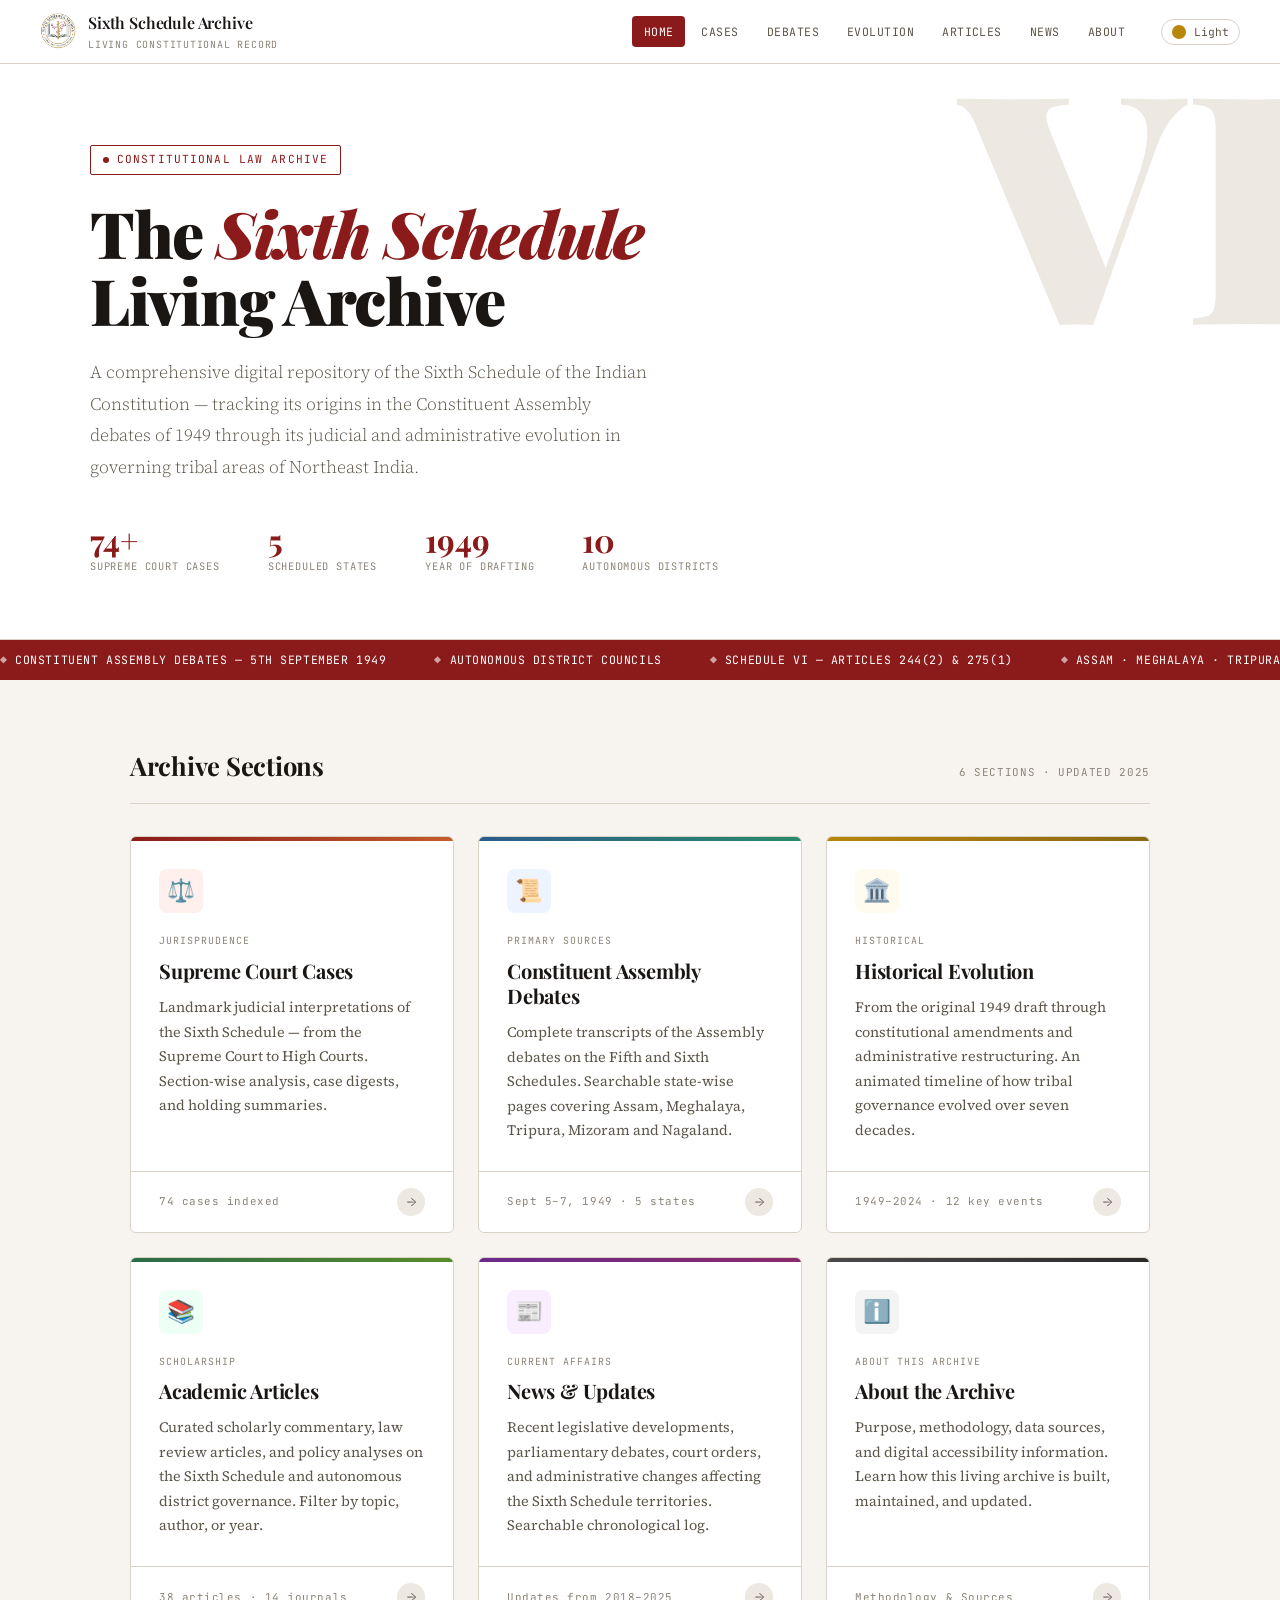
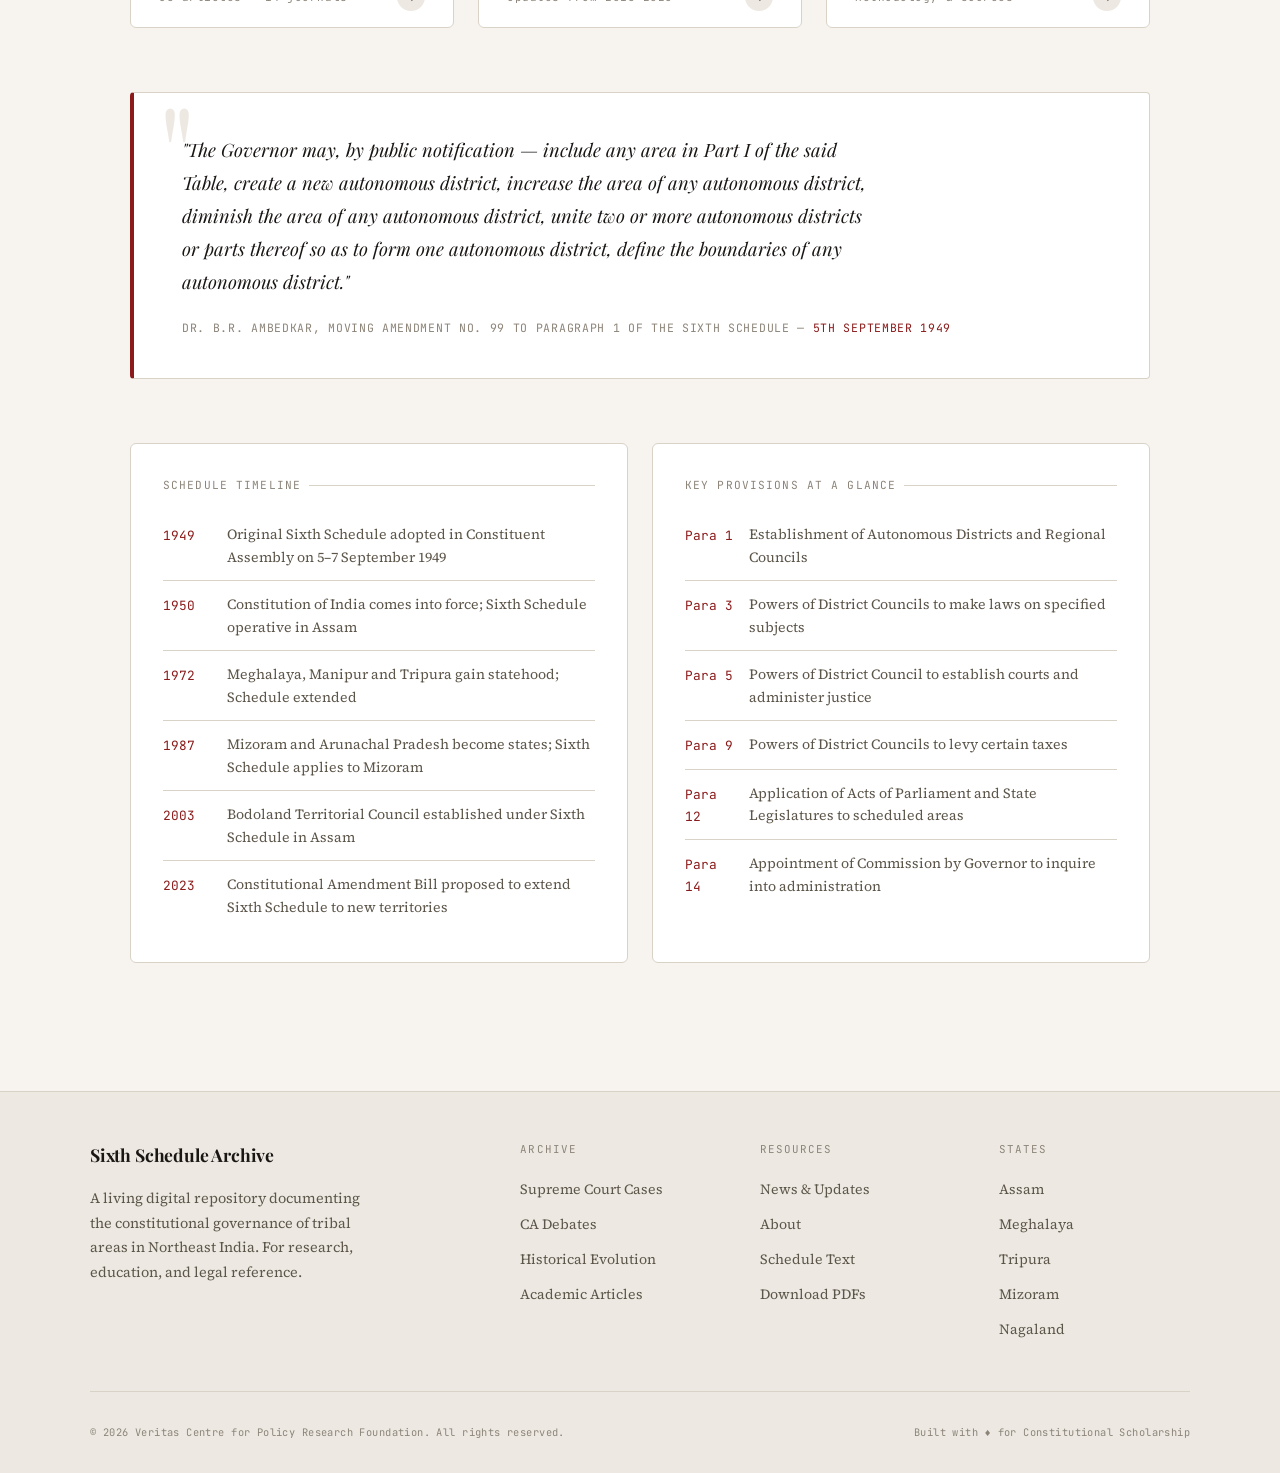
<file: index.html>
<!DOCTYPE html>
<html lang="en">
<head>
<meta charset="UTF-8">
<meta name="viewport" content="width=device-width, initial-scale=1.0">
<title>Sixth Schedule Archive — Living Constitutional Record</title>
<link rel="preconnect" href="https://fonts.googleapis.com">
<link href="https://fonts.googleapis.com/css2?family=Playfair+Display:wght@400;600;700;900&family=Source+Serif+4:ital,wght@0,300;0,400;0,600;1,300;1,400&family=JetBrains+Mono:wght@300;400&display=swap" rel="stylesheet">
<style>
  :root {
    --bg: #F7F4EF;
    --bg2: #EDE9E2;
    --surface: #FFFFFF;
    --border: #D8D2C7;
    --text: #1A1614;
    --text2: #5C5549;
    --text3: #8C8479;
    --accent: #8B1A1A;
    --accent2: #C45C2A;
    --accent3: #2A5C8B;
    --gold: #B8860B;
    --green: #2A6B4A;
    --shadow: rgba(26,22,20,0.10);
    --shadow-lg: rgba(26,22,20,0.18);
    --transition: 0.35s cubic-bezier(0.4,0,0.2,1);
  }
  [data-theme="dark"] {
    --bg: #111010;
    --bg2: #1A1917;
    --surface: #221F1E;
    --border: #3A3632;
    --text: #EDE9E2;
    --text2: #B0A898;
    --text3: #7A7269;
    --shadow: rgba(0,0,0,0.4);
    --shadow-lg: rgba(0,0,0,0.6);
  }
  *, *::before, *::after { box-sizing: border-box; margin: 0; padding: 0; }
  html { scroll-behavior: smooth; }
  body {
    font-family: 'Source Serif 4', Georgia, serif;
    background: var(--bg);
    color: var(--text);
    line-height: 1.7;
    transition: background var(--transition), color var(--transition);
    overflow-x: hidden;
  }

  /* ---- NAV ---- */
  nav {
    position: sticky; top: 0; z-index: 100;
    background: var(--surface);
    border-bottom: 1px solid var(--border);
    backdrop-filter: blur(12px);
    padding: 0 2.5rem;
    display: flex; align-items: center; justify-content: space-between;
    height: 64px;
    transition: background var(--transition);
  }
  .nav-brand {
    display: flex; align-items: center; gap: 12px;
    text-decoration: none; color: var(--text);
  }
  .nav-brand-icon {
    width: 36px; height: 36px;
    background: var(--accent);
    border-radius: 4px;
    display: flex; align-items: center; justify-content: center;
    font-family: 'Playfair Display', serif;
    font-weight: 900; font-size: 18px;
    color: white; flex-shrink: 0;
  }
  .nav-brand-text { font-family: 'Playfair Display', serif; font-weight: 600; font-size: 1rem; letter-spacing: -0.01em; }
  .nav-brand-sub { font-family: 'JetBrains Mono', monospace; font-size: 0.62rem; color: var(--text3); letter-spacing: 0.08em; text-transform: uppercase; }
  .nav-right { display: flex; align-items: center; gap: 1.5rem; }
  .nav-links { display: flex; gap: 0.25rem; }
  .nav-link {
    font-family: 'JetBrains Mono', monospace; font-size: 0.72rem;
    color: var(--text2); text-decoration: none;
    padding: 6px 12px; border-radius: 4px;
    letter-spacing: 0.04em; text-transform: uppercase;
    transition: background var(--transition), color var(--transition);
  }
  .nav-link:hover { background: var(--bg2); color: var(--text); }
  .nav-link.active { background: var(--accent); color: white; }

  /* Toggle */
  .theme-toggle {
    display: flex; align-items: center; gap: 8px;
    cursor: pointer; background: none; border: 1px solid var(--border);
    border-radius: 20px; padding: 5px 10px;
    font-family: 'JetBrains Mono', monospace; font-size: 0.7rem;
    color: var(--text2); transition: all var(--transition);
  }
  .theme-toggle:hover { border-color: var(--accent); color: var(--accent); }
  .toggle-dot {
    width: 14px; height: 14px; border-radius: 50%;
    background: var(--gold); transition: background var(--transition);
  }
  [data-theme="dark"] .toggle-dot { background: var(--text3); }

  /* ---- HERO ---- */
  .hero {
    background: var(--surface);
    border-bottom: 1px solid var(--border);
    padding: 5rem 2.5rem 4rem;
    position: relative; overflow: hidden;
  }
  .hero::before {
    content: 'VI';
    position: absolute; right: -2rem; top: -2rem;
    font-family: 'Playfair Display', serif;
    font-weight: 900; font-size: 20rem;
    color: var(--bg2); line-height: 1;
    pointer-events: none; user-select: none;
    transition: color var(--transition);
  }
  .hero-inner { max-width: 1100px; margin: 0 auto; position: relative; }
  .hero-tag {
    display: inline-flex; align-items: center; gap: 8px;
    font-family: 'JetBrains Mono', monospace; font-size: 0.7rem;
    letter-spacing: 0.1em; text-transform: uppercase;
    color: var(--accent); border: 1px solid var(--accent);
    padding: 4px 12px; border-radius: 2px; margin-bottom: 1.5rem;
  }
  .hero-tag::before { content: ''; width: 6px; height: 6px; border-radius: 50%; background: var(--accent); animation: pulse 2s infinite; }
  @keyframes pulse { 0%,100%{opacity:1;} 50%{opacity:0.3;} }
  .hero h1 {
    font-family: 'Playfair Display', serif;
    font-weight: 900; font-size: clamp(2.5rem, 5vw, 4.5rem);
    line-height: 1.05; letter-spacing: -0.02em;
    max-width: 700px; margin-bottom: 1.5rem;
  }
  .hero h1 em { font-style: italic; color: var(--accent); }
  .hero-desc {
    font-size: 1.1rem; color: var(--text2); max-width: 560px;
    font-weight: 300; margin-bottom: 2.5rem; line-height: 1.8;
  }
  .hero-stats {
    display: flex; gap: 3rem; flex-wrap: wrap;
  }
  .stat { display: flex; flex-direction: column; gap: 2px; }
  .stat-num {
    font-family: 'Playfair Display', serif;
    font-weight: 700; font-size: 2rem; color: var(--accent);
    line-height: 1;
  }
  .stat-label {
    font-family: 'JetBrains Mono', monospace;
    font-size: 0.65rem; letter-spacing: 0.08em; text-transform: uppercase;
    color: var(--text3);
  }

  /* ---- MARQUEE ---- */
  .marquee-strip {
    background: var(--accent); color: white;
    padding: 10px 0; overflow: hidden; white-space: nowrap;
    font-family: 'JetBrains Mono', monospace; font-size: 0.72rem;
    letter-spacing: 0.05em; text-transform: uppercase;
  }
  .marquee-inner { display: inline-flex; gap: 3rem; animation: marquee 35s linear infinite; }
  .marquee-inner span::before { content: '◆ '; opacity: 0.6; }
  @keyframes marquee { 0%{transform:translateX(0);} 100%{transform:translateX(-50%);} }

  /* ---- MAIN GRID ---- */
  .main { max-width: 1100px; margin: 0 auto; padding: 4rem 2.5rem; }
  .section-header {
    display: flex; align-items: baseline; justify-content: space-between;
    margin-bottom: 2rem; padding-bottom: 1rem;
    border-bottom: 1px solid var(--border);
  }
  .section-title {
    font-family: 'Playfair Display', serif; font-weight: 700;
    font-size: 1.6rem; letter-spacing: -0.01em;
  }
  .section-meta {
    font-family: 'JetBrains Mono', monospace; font-size: 0.68rem;
    color: var(--text3); letter-spacing: 0.06em; text-transform: uppercase;
  }

  /* ---- CARDS ---- */
  .cards-grid {
    display: grid;
    grid-template-columns: repeat(auto-fill, minmax(310px, 1fr));
    gap: 1.5rem;
  }
  .card {
    background: var(--surface);
    border: 1px solid var(--border);
    border-radius: 6px;
    overflow: hidden;
    cursor: pointer;
    text-decoration: none; color: inherit;
    display: flex; flex-direction: column;
    transition: transform var(--transition), box-shadow var(--transition), border-color var(--transition);
    opacity: 0; transform: translateY(24px);
    animation: fadeUp 0.5s forwards;
  }
  .card:nth-child(1){animation-delay:0.05s}
  .card:nth-child(2){animation-delay:0.12s}
  .card:nth-child(3){animation-delay:0.19s}
  .card:nth-child(4){animation-delay:0.26s}
  .card:nth-child(5){animation-delay:0.33s}
  .card:nth-child(6){animation-delay:0.40s}
  @keyframes fadeUp { to{opacity:1;transform:translateY(0);} }
  .card:hover {
    transform: translateY(-5px);
    box-shadow: 0 12px 40px var(--shadow-lg);
    border-color: transparent;
  }
  .card-color-bar { height: 4px; width: 100%; }
  .card-body { padding: 1.75rem; flex: 1; display: flex; flex-direction: column; }
  .card-icon {
    width: 44px; height: 44px; border-radius: 8px;
    display: flex; align-items: center; justify-content: center;
    font-size: 1.4rem; margin-bottom: 1.25rem;
  }
  .card-tag {
    font-family: 'JetBrains Mono', monospace; font-size: 0.62rem;
    letter-spacing: 0.1em; text-transform: uppercase;
    color: var(--text3); margin-bottom: 0.5rem;
  }
  .card-title {
    font-family: 'Playfair Display', serif; font-weight: 700;
    font-size: 1.25rem; line-height: 1.25; margin-bottom: 0.75rem;
    letter-spacing: -0.01em;
  }
  .card-desc { font-size: 0.9rem; color: var(--text2); line-height: 1.7; flex: 1; }
  .card-footer {
    padding: 1rem 1.75rem;
    border-top: 1px solid var(--border);
    display: flex; align-items: center; justify-content: space-between;
  }
  .card-count {
    font-family: 'JetBrains Mono', monospace; font-size: 0.68rem;
    color: var(--text3); letter-spacing: 0.05em;
  }
  .card-arrow {
    width: 28px; height: 28px; border-radius: 50%;
    background: var(--bg2); display: flex; align-items: center;
    justify-content: center; font-size: 0.85rem;
    transition: background var(--transition), transform var(--transition);
    color: var(--text2);
  }
  .card:hover .card-arrow { background: var(--accent); color: white; transform: translateX(3px); }

  /* ---- FEATURED QUOTE ---- */
  .featured-quote {
    background: var(--surface); border: 1px solid var(--border);
    border-left: 4px solid var(--accent); border-radius: 4px;
    padding: 2.5rem 3rem; margin: 4rem 0;
    position: relative; overflow: hidden;
  }
  .featured-quote::before {
    content: '"';
    position: absolute; left: 1.5rem; top: -0.5rem;
    font-family: 'Playfair Display', serif; font-size: 8rem;
    color: var(--bg2); line-height: 1; pointer-events: none;
    transition: color var(--transition);
  }
  .quote-text {
    font-family: 'Playfair Display', serif; font-style: italic;
    font-size: 1.15rem; line-height: 1.8; color: var(--text);
    position: relative; z-index: 1; max-width: 700px;
    margin-bottom: 1.25rem;
  }
  .quote-attr {
    font-family: 'JetBrains Mono', monospace; font-size: 0.72rem;
    color: var(--text3); letter-spacing: 0.06em; text-transform: uppercase;
  }
  .quote-attr span { color: var(--accent); }

  /* ---- TWO-COL ---- */
  .two-col { display: grid; grid-template-columns: 1fr 1fr; gap: 1.5rem; margin-top: 4rem; }
  .info-box {
    background: var(--surface); border: 1px solid var(--border);
    border-radius: 6px; padding: 2rem;
  }
  .info-box-title {
    font-family: 'JetBrains Mono', monospace; font-size: 0.7rem;
    letter-spacing: 0.1em; text-transform: uppercase;
    color: var(--text3); margin-bottom: 1rem;
    display: flex; align-items: center; gap: 8px;
  }
  .info-box-title::after { content: ''; flex: 1; height: 1px; background: var(--border); }
  .timeline-item {
    display: flex; gap: 1rem; padding: 0.75rem 0;
    border-bottom: 1px solid var(--border);
  }
  .timeline-item:last-child { border-bottom: none; }
  .timeline-year {
    font-family: 'JetBrains Mono', monospace; font-size: 0.8rem;
    font-weight: 400; color: var(--accent); min-width: 48px;
    padding-top: 2px;
  }
  .timeline-text { font-size: 0.88rem; color: var(--text2); line-height: 1.6; }

  /* ---- FOOTER ---- */
  footer {
    background: var(--bg2); border-top: 1px solid var(--border);
    padding: 3rem 2.5rem 2rem; margin-top: 4rem;
    transition: background var(--transition);
  }
  .footer-inner { max-width: 1100px; margin: 0 auto; }
  .footer-grid { display: grid; grid-template-columns: 2fr 1fr 1fr 1fr; gap: 3rem; margin-bottom: 3rem; }
  .footer-brand p { font-size: 0.9rem; color: var(--text2); margin-top: 1rem; max-width: 280px; line-height: 1.7; }
  .footer-col-title {
    font-family: 'JetBrains Mono', monospace; font-size: 0.68rem;
    letter-spacing: 0.1em; text-transform: uppercase; color: var(--text3);
    margin-bottom: 1rem;
  }
  .footer-links { list-style: none; display: flex; flex-direction: column; gap: 0.5rem; }
  .footer-links a {
    color: var(--text2); text-decoration: none; font-size: 0.88rem;
    transition: color var(--transition);
  }
  .footer-links a:hover { color: var(--accent); }
  .footer-bottom {
    display: flex; justify-content: space-between; align-items: center;
    padding-top: 2rem; border-top: 1px solid var(--border);
    font-family: 'JetBrains Mono', monospace; font-size: 0.65rem;
    color: var(--text3); letter-spacing: 0.04em;
  }

  /* Page transition overlay */
  .page-overlay {
    position: fixed; inset: 0; background: var(--accent);
    z-index: 9999; transform: scaleY(0); transform-origin: bottom;
    transition: transform 0.4s cubic-bezier(0.76,0,0.24,1);
    pointer-events: none;
  }
  .page-overlay.leaving { transform: scaleY(1); }

  @media(max-width:768px){
    .hero{padding:3rem 1.5rem 2.5rem;}
    .main{padding:2.5rem 1.5rem;}
    .cards-grid{grid-template-columns:1fr;}
    .two-col{grid-template-columns:1fr;}
    .footer-grid{grid-template-columns:1fr 1fr;}
    .nav-links{display:none;}
    .hero::before{font-size:10rem; right:-1rem;}
    .hero-stats{gap:1.5rem;}
  }
</style>
</head>
<body>

<div class="page-overlay" id="overlay"></div>

<nav>
  <a href="index.html" class="nav-brand">
    <img src="six.png" style="width:36px; height:36px; border-radius:50%;">
    <div>
      <div class="nav-brand-text">Sixth Schedule Archive</div>
      <div class="nav-brand-sub">Living Constitutional Record</div>
    </div>
  </a>
  <div class="nav-right">
    <div class="nav-links">
      <a href="index.html" class="nav-link active">Home</a>
      <a href="cases.html" class="nav-link">Cases</a>
      <a href="debates.html" class="nav-link">Debates</a>
      <a href="evolution.html" class="nav-link">Evolution</a>
      <a href="articles.html" class="nav-link">Articles</a>
      <a href="news.html" class="nav-link">News</a>
      <a href="about.html" class="nav-link">About</a>
    </div>
    <button class="theme-toggle" id="themeToggle">
      <div class="toggle-dot"></div>
      <span id="toggleLabel">Light</span>
    </button>
  </div>
</nav>

<section class="hero">
  <div class="hero-inner">
    <div class="hero-tag">Constitutional Law Archive</div>
    <h1>The <em>Sixth Schedule</em><br>Living Archive</h1>
    <p class="hero-desc">A comprehensive digital repository of the Sixth Schedule of the Indian Constitution — tracking its origins in the Constituent Assembly debates of 1949 through its judicial and administrative evolution in governing tribal areas of Northeast India.</p>
    <div class="hero-stats">
      <div class="stat"><div class="stat-num">74+</div><div class="stat-label">Supreme Court Cases</div></div>
      <div class="stat"><div class="stat-num">5</div><div class="stat-label">Scheduled States</div></div>
      <div class="stat"><div class="stat-num">1949</div><div class="stat-label">Year of Drafting</div></div>
      <div class="stat"><div class="stat-num">10</div><div class="stat-label">Autonomous Districts</div></div>
    </div>
  </div>
</section>

<div class="marquee-strip">
  <div class="marquee-inner">
    <span>Constituent Assembly Debates — 5th September 1949</span>
    <span>Autonomous District Councils</span>
    <span>Schedule VI — Articles 244(2) & 275(1)</span>
    <span>Assam · Meghalaya · Tripura · Mizoram · Nagaland</span>
    <span>Ambedkar's Framework for Tribal Governance</span>
    <span>District Council Legislation</span>
    <span>Constituent Assembly Debates — 5th September 1949</span>
    <span>Autonomous District Councils</span>
    <span>Schedule VI — Articles 244(2) & 275(1)</span>
    <span>Assam · Meghalaya · Tripura · Mizoram · Nagaland</span>
    <span>Ambedkar's Framework for Tribal Governance</span>
    <span>District Council Legislation</span>
  </div>
</div>

<main class="main">

  <div class="section-header">
    <div class="section-title">Archive Sections</div>
    <div class="section-meta">6 sections · Updated 2025</div>
  </div>

  <div class="cards-grid">

    <a href="cases.html" class="card" data-navigate>
      <div class="card-color-bar" style="background:linear-gradient(90deg,#8B1A1A,#C45C2A)"></div>
      <div class="card-body">
        <div class="card-icon" style="background:#FFF0EE;">⚖️</div>
        <div class="card-tag">Jurisprudence</div>
        <div class="card-title">Supreme Court Cases</div>
        <div class="card-desc">Landmark judicial interpretations of the Sixth Schedule — from the Supreme Court to High Courts. Section-wise analysis, case digests, and holding summaries.</div>
      </div>
      <div class="card-footer">
        <div class="card-count">74 cases indexed</div>
        <div class="card-arrow">→</div>
      </div>
    </a>

    <a href="debates.html" class="card" data-navigate>
      <div class="card-color-bar" style="background:linear-gradient(90deg,#2A5C8B,#2A8B6B)"></div>
      <div class="card-body">
        <div class="card-icon" style="background:#EEF4FF;">📜</div>
        <div class="card-tag">Primary Sources</div>
        <div class="card-title">Constituent Assembly Debates</div>
        <div class="card-desc">Complete transcripts of the Assembly debates on the Fifth and Sixth Schedules. Searchable state-wise pages covering Assam, Meghalaya, Tripura, Mizoram and Nagaland.</div>
      </div>
      <div class="card-footer">
        <div class="card-count">Sept 5–7, 1949 · 5 states</div>
        <div class="card-arrow">→</div>
      </div>
    </a>

    <a href="evolution.html" class="card" data-navigate>
      <div class="card-color-bar" style="background:linear-gradient(90deg,#B8860B,#8B6914)"></div>
      <div class="card-body">
        <div class="card-icon" style="background:#FFFBEE;">🏛️</div>
        <div class="card-tag">Historical</div>
        <div class="card-title">Historical Evolution</div>
        <div class="card-desc">From the original 1949 draft through constitutional amendments and administrative restructuring. An animated timeline of how tribal governance evolved over seven decades.</div>
      </div>
      <div class="card-footer">
        <div class="card-count">1949–2024 · 12 key events</div>
        <div class="card-arrow">→</div>
      </div>
    </a>

    <a href="articles.html" class="card" data-navigate>
      <div class="card-color-bar" style="background:linear-gradient(90deg,#2A6B4A,#5A8B2A)"></div>
      <div class="card-body">
        <div class="card-icon" style="background:#EEFFF6;">📚</div>
        <div class="card-tag">Scholarship</div>
        <div class="card-title">Academic Articles</div>
        <div class="card-desc">Curated scholarly commentary, law review articles, and policy analyses on the Sixth Schedule and autonomous district governance. Filter by topic, author, or year.</div>
      </div>
      <div class="card-footer">
        <div class="card-count">38 articles · 14 journals</div>
        <div class="card-arrow">→</div>
      </div>
    </a>

    <a href="news.html" class="card" data-navigate>
      <div class="card-color-bar" style="background:linear-gradient(90deg,#6B2A8B,#8B2A6B)"></div>
      <div class="card-body">
        <div class="card-icon" style="background:#F8EEFF;">📰</div>
        <div class="card-tag">Current Affairs</div>
        <div class="card-title">News & Updates</div>
        <div class="card-desc">Recent legislative developments, parliamentary debates, court orders, and administrative changes affecting the Sixth Schedule territories. Searchable chronological log.</div>
      </div>
      <div class="card-footer">
        <div class="card-count">Updates from 2018–2025</div>
        <div class="card-arrow">→</div>
      </div>
    </a>

    <a href="about.html" class="card" data-navigate>
      <div class="card-color-bar" style="background:linear-gradient(90deg,#4A4A4A,#2A2A2A)"></div>
      <div class="card-body">
        <div class="card-icon" style="background:#F4F4F4;">ℹ️</div>
        <div class="card-tag">About This Archive</div>
        <div class="card-title">About the Archive</div>
        <div class="card-desc">Purpose, methodology, data sources, and digital accessibility information. Learn how this living archive is built, maintained, and updated.</div>
      </div>
      <div class="card-footer">
        <div class="card-count">Methodology & Sources</div>
        <div class="card-arrow">→</div>
      </div>
    </a>

  </div>

  <!-- Featured Quote -->
  <div class="featured-quote">
    <div class="quote-text">"The Governor may, by public notification — include any area in Part I of the said Table, create a new autonomous district, increase the area of any autonomous district, diminish the area of any autonomous district, unite two or more autonomous districts or parts thereof so as to form one autonomous district, define the boundaries of any autonomous district."</div>
    <div class="quote-attr">Dr. B.R. Ambedkar, moving Amendment No. 99 to Paragraph 1 of the Sixth Schedule — <span>5th September 1949</span></div>
  </div>

  <!-- Two-col info -->
  <div class="two-col">
    <div class="info-box">
      <div class="info-box-title">Schedule Timeline</div>
      <div class="timeline-item"><div class="timeline-year">1949</div><div class="timeline-text">Original Sixth Schedule adopted in Constituent Assembly on 5–7 September 1949</div></div>
      <div class="timeline-item"><div class="timeline-year">1950</div><div class="timeline-text">Constitution of India comes into force; Sixth Schedule operative in Assam</div></div>
      <div class="timeline-item"><div class="timeline-year">1972</div><div class="timeline-text">Meghalaya, Manipur and Tripura gain statehood; Schedule extended</div></div>
      <div class="timeline-item"><div class="timeline-year">1987</div><div class="timeline-text">Mizoram and Arunachal Pradesh become states; Sixth Schedule applies to Mizoram</div></div>
      <div class="timeline-item"><div class="timeline-year">2003</div><div class="timeline-text">Bodoland Territorial Council established under Sixth Schedule in Assam</div></div>
      <div class="timeline-item"><div class="timeline-year">2023</div><div class="timeline-text">Constitutional Amendment Bill proposed to extend Sixth Schedule to new territories</div></div>
    </div>
    <div class="info-box">
      <div class="info-box-title">Key Provisions at a Glance</div>
      <div class="timeline-item"><div class="timeline-year">Para 1</div><div class="timeline-text">Establishment of Autonomous Districts and Regional Councils</div></div>
      <div class="timeline-item"><div class="timeline-year">Para 3</div><div class="timeline-text">Powers of District Councils to make laws on specified subjects</div></div>
      <div class="timeline-item"><div class="timeline-year">Para 5</div><div class="timeline-text">Powers of District Council to establish courts and administer justice</div></div>
      <div class="timeline-item"><div class="timeline-year">Para 9</div><div class="timeline-text">Powers of District Councils to levy certain taxes</div></div>
      <div class="timeline-item"><div class="timeline-year">Para 12</div><div class="timeline-text">Application of Acts of Parliament and State Legislatures to scheduled areas</div></div>
      <div class="timeline-item"><div class="timeline-year">Para 14</div><div class="timeline-text">Appointment of Commission by Governor to inquire into administration</div></div>
    </div>
  </div>

</main>

<footer>
  <div class="footer-inner">
    <div class="footer-grid">
      <div class="footer-brand">
        <div class="nav-brand-text" style="font-family:'Playfair Display',serif; font-size:1.1rem; font-weight:700;">Sixth Schedule Archive</div>
        <p>A living digital repository documenting the constitutional governance of tribal areas in Northeast India. For research, education, and legal reference.</p>
      </div>
      <div>
        <div class="footer-col-title">Archive</div>
        <ul class="footer-links">
          <li><a href="cases.html">Supreme Court Cases</a></li>
          <li><a href="debates.html">CA Debates</a></li>
          <li><a href="evolution.html">Historical Evolution</a></li>
          <li><a href="articles.html">Academic Articles</a></li>
        </ul>
      </div>
      <div>
        <div class="footer-col-title">Resources</div>
        <ul class="footer-links">
          <li><a href="news.html">News & Updates</a></li>
          <li><a href="about.html">About</a></li>
          <li><a href="#">Schedule Text</a></li>
          <li><a href="#">Download PDFs</a></li>
        </ul>
      </div>
      <div>
        <div class="footer-col-title">States</div>
        <ul class="footer-links">
          <li><a href="debates.html#assam">Assam</a></li>
          <li><a href="debates.html#meghalaya">Meghalaya</a></li>
          <li><a href="debates.html#tripura">Tripura</a></li>
          <li><a href="debates.html#mizoram">Mizoram</a></li>
          <li><a href="debates.html#nagaland">Nagaland</a></li>
        </ul>
      </div>
    </div>
    <div class="footer-bottom">
      <span>© 2026 Veritas Centre for Policy Research Foundation. All rights reserved.</span>
      <span>Built with ♦ for Constitutional Scholarship</span>
    </div>
  </div>
</footer>

<script>
// Theme toggle
const root = document.documentElement;
const toggle = document.getElementById('themeToggle');
const label = document.getElementById('toggleLabel');
const saved = localStorage.getItem('theme') || 'light';
if (saved === 'dark') { root.setAttribute('data-theme','dark'); label.textContent = 'Dark'; }
toggle.addEventListener('click', () => {
  const isDark = root.getAttribute('data-theme') === 'dark';
  root.setAttribute('data-theme', isDark ? 'light' : 'dark');
  label.textContent = isDark ? 'Light' : 'Dark';
  localStorage.setItem('theme', isDark ? 'light' : 'dark');
});

// Page transitions
document.querySelectorAll('[data-navigate]').forEach(link => {
  link.addEventListener('click', e => {
    e.preventDefault();
    const href = link.getAttribute('href');
    const overlay = document.getElementById('overlay');
    overlay.classList.add('leaving');
    setTimeout(() => { window.location.href = href; }, 420);
  });
});
</script>
</body>
</html>
</file>
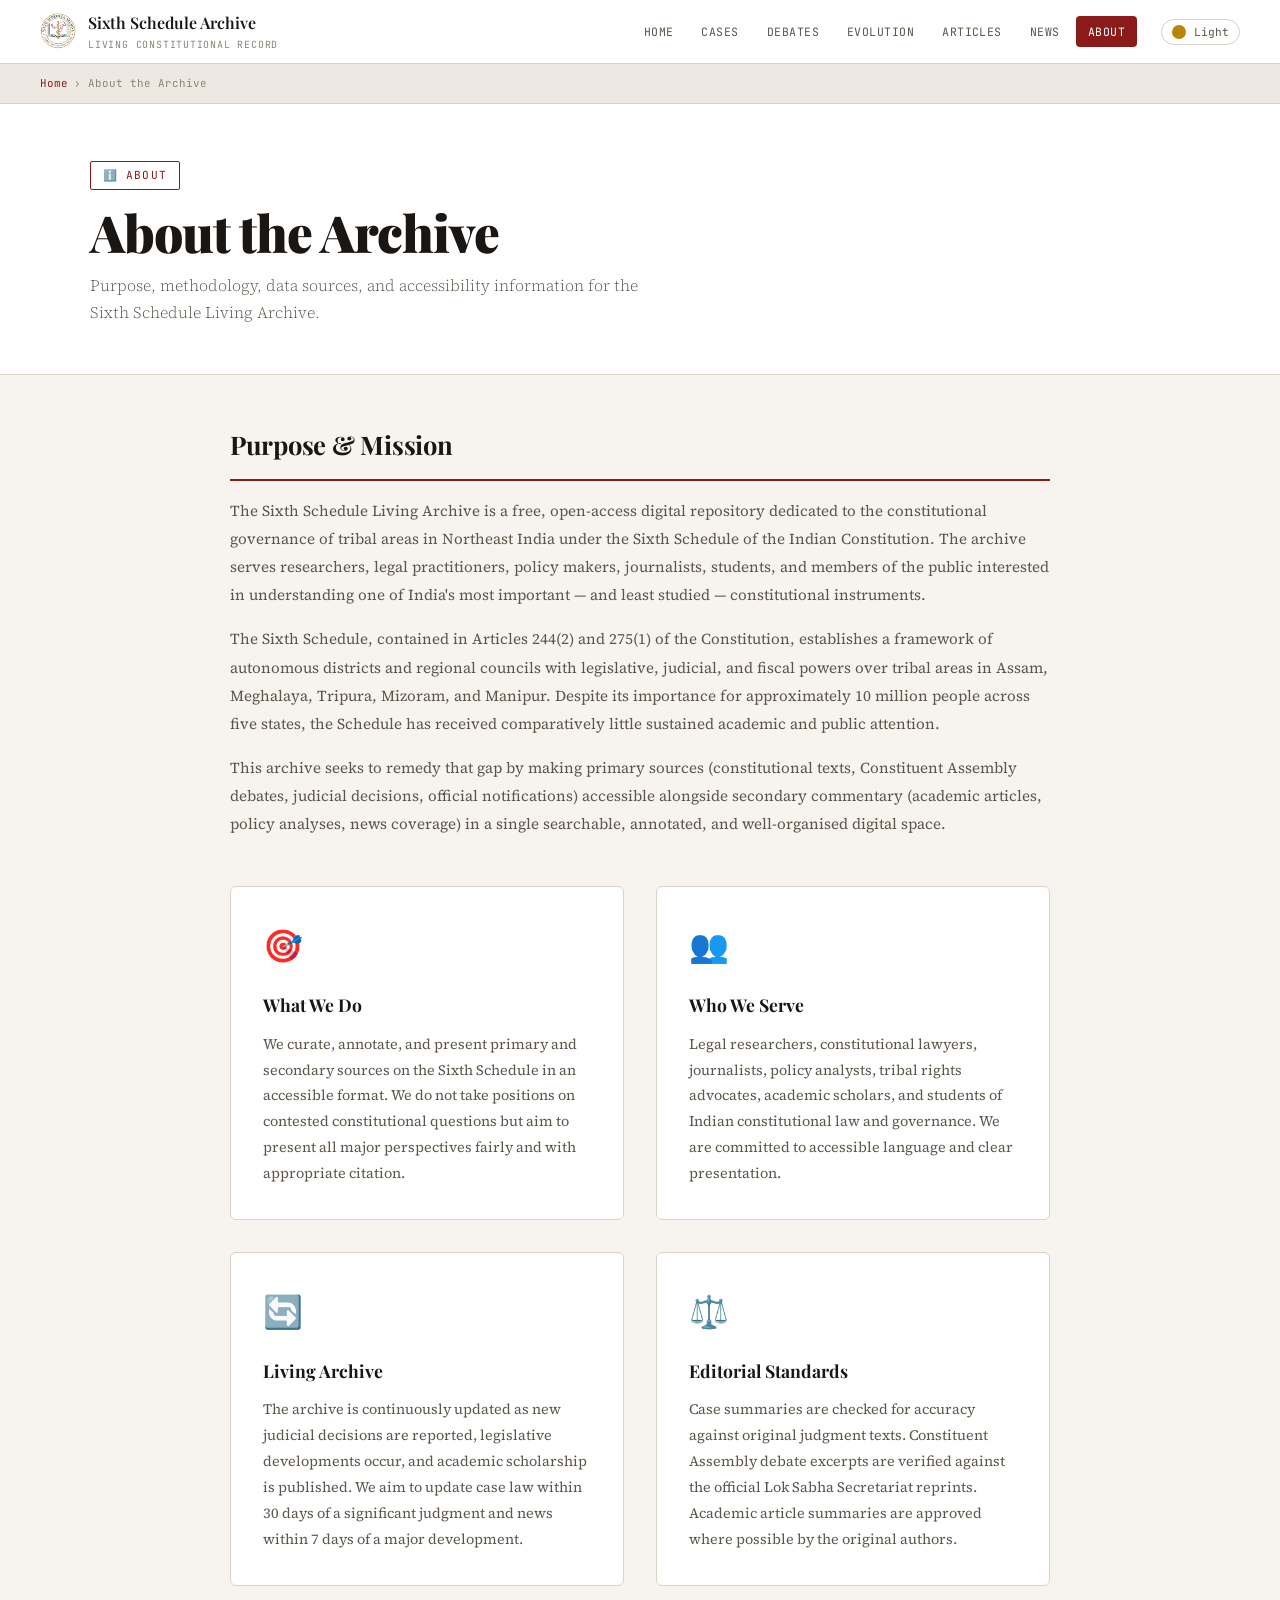
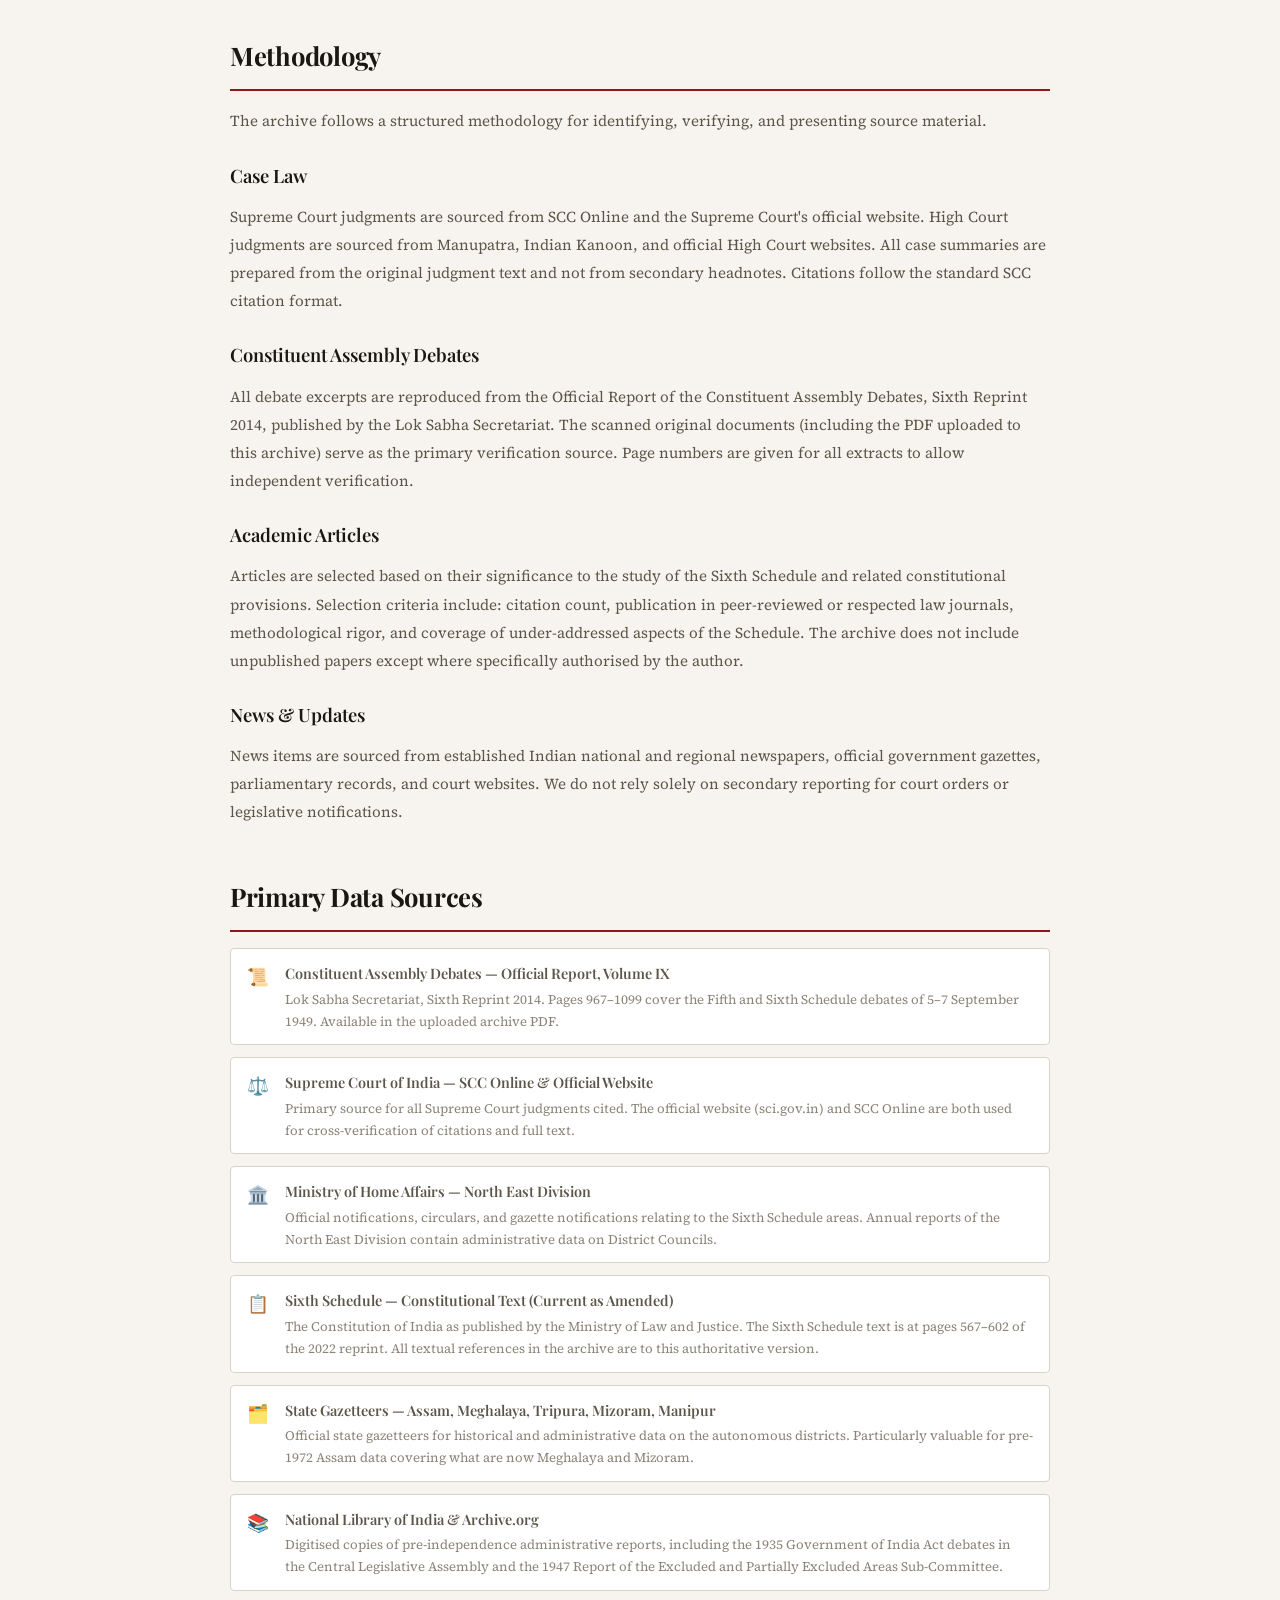
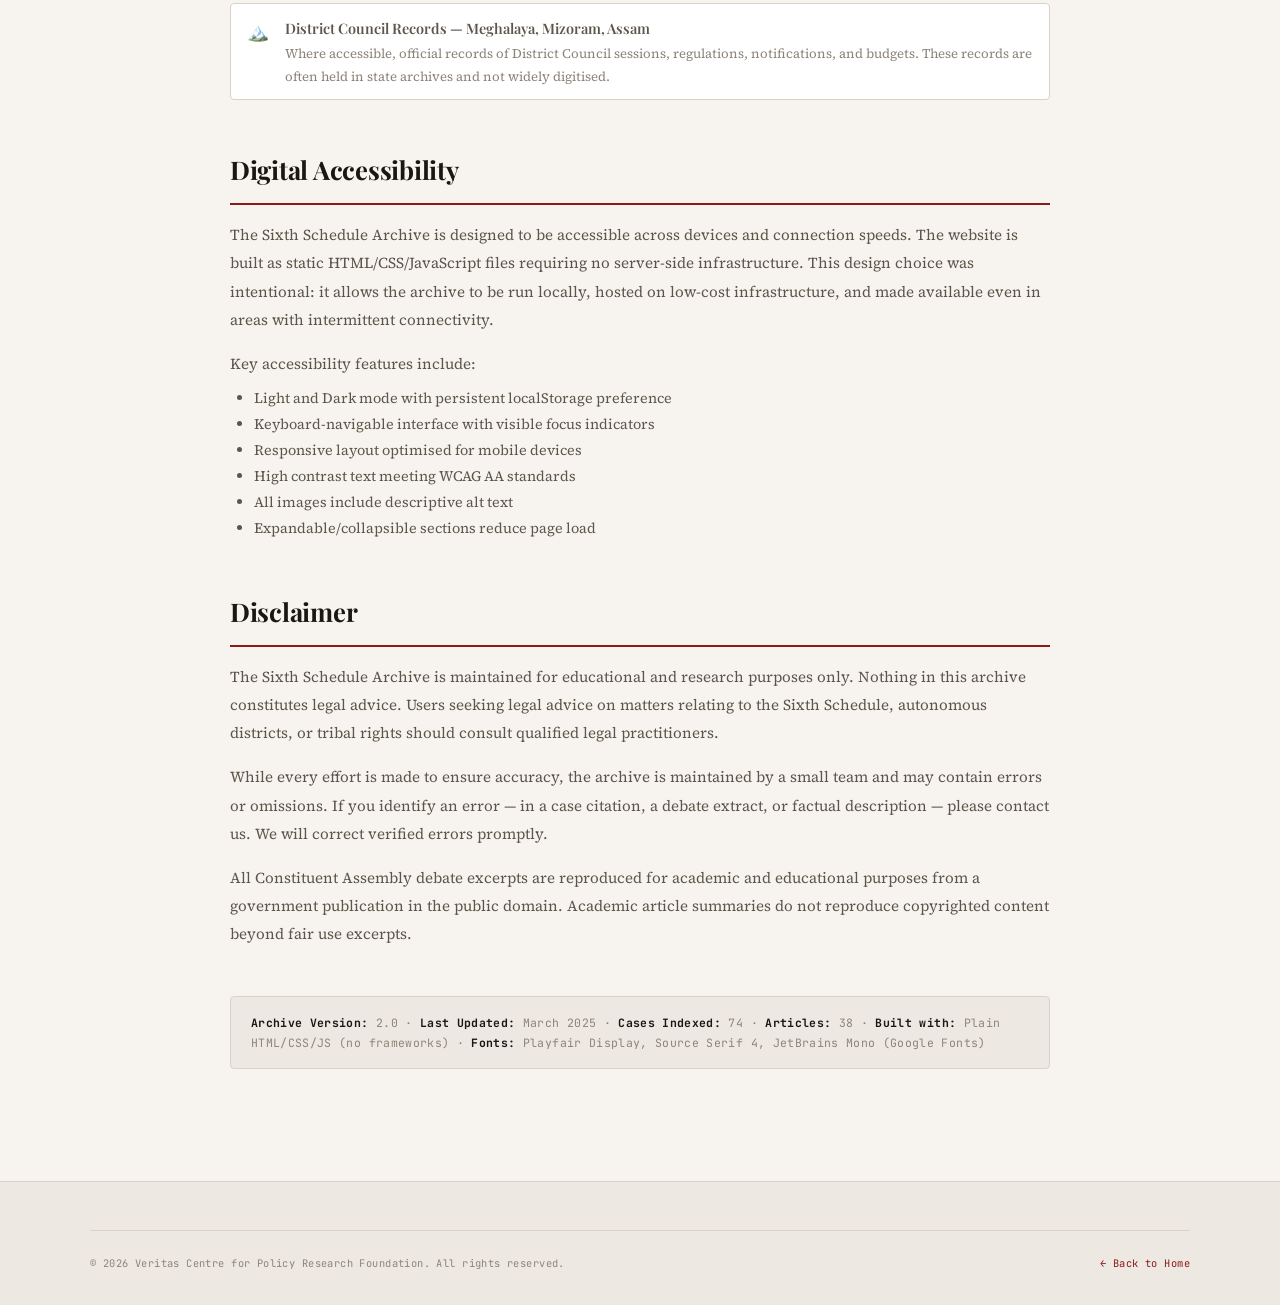
<file: about.html>
<!DOCTYPE html>
<html lang="en">
<head>
<meta charset="UTF-8">
<meta name="viewport" content="width=device-width, initial-scale=1.0">
<title>About — Sixth Schedule Archive</title>
<link rel="preconnect" href="https://fonts.googleapis.com">
<link href="https://fonts.googleapis.com/css2?family=Playfair+Display:wght@400;600;700;900&family=Source+Serif+4:ital,wght@0,300;0,400;0,600;1,300;1,400&family=JetBrains+Mono:wght@300;400&display=swap" rel="stylesheet">
<link rel="stylesheet" href="shared.css">
<style>
  .about-grid { display: grid; grid-template-columns: 1fr 1fr; gap: 2rem; margin-bottom: 3rem; }
  .about-card {
    background: var(--surface); border: 1px solid var(--border);
    border-radius: 6px; padding: 2rem;
  }
  .about-card-icon { font-size: 2rem; margin-bottom: 1rem; }
  .about-card-title { font-family: 'Playfair Display',serif; font-weight: 700; font-size: 1.1rem; margin-bottom: 0.75rem; }
  .about-card p { font-size: 0.9rem; color: var(--text2); line-height: 1.8; }
  .sources-list { list-style: none; display: flex; flex-direction: column; gap: 0.75rem; }
  .sources-list li {
    display: flex; gap: 1rem; padding: 0.75rem 1rem;
    background: var(--surface); border: 1px solid var(--border); border-radius: 4px;
    font-size: 0.88rem; color: var(--text2); align-items: flex-start;
  }
  .src-icon { font-size: 1.1rem; flex-shrink: 0; padding-top: 2px; }
  .src-name { font-family: 'Playfair Display',serif; font-weight: 600; font-size: 0.9rem; margin-bottom: 2px; }
  .src-desc { font-size: 0.82rem; color: var(--text3); }
  .team-grid { display: grid; grid-template-columns: repeat(3,1fr); gap: 1.25rem; }
  .team-card {
    background: var(--surface); border: 1px solid var(--border); border-radius: 6px; padding: 1.5rem; text-align: center;
  }
  .team-avatar {
    width: 56px; height: 56px; border-radius: 50%; margin: 0 auto 0.75rem;
    display: flex; align-items: center; justify-content: center;
    font-family: 'Playfair Display',serif; font-weight: 700; font-size: 1.1rem; color: white;
  }
  .team-name { font-family: 'Playfair Display',serif; font-weight: 600; font-size: 0.95rem; }
  .team-role { font-family: 'JetBrains Mono',monospace; font-size: 0.62rem; color: var(--text3); letter-spacing: 0.04em; margin-top: 3px; }
  .version-box {
    background: var(--bg2); border: 1px solid var(--border); border-radius: 4px;
    padding: 1rem 1.25rem; font-family: 'JetBrains Mono',monospace; font-size: 0.72rem;
    color: var(--text3); margin-top: 2rem; letter-spacing: 0.03em;
    transition: background var(--transition);
  }
  .version-box strong { color: var(--text); }
  @media(max-width:768px){
    .about-grid { grid-template-columns: 1fr; }
    .team-grid { grid-template-columns: 1fr 1fr; }
  }
</style>
</head>
<body>
<div class="page-overlay" id="overlay"></div>

<nav>
  <a href="index.html" class="nav-brand" data-navigate>
    <img src="six.png" style="width:36px; height:36px; border-radius:50%;">
    <div>
      <div class="nav-brand-text">Sixth Schedule Archive</div>
      <div class="nav-brand-sub">Living Constitutional Record</div>
    </div>
  </a>
  <div class="nav-right">
    <div class="nav-links">
      <a href="index.html" class="nav-link" data-navigate>Home</a>
      <a href="cases.html" class="nav-link" data-navigate>Cases</a>
      <a href="debates.html" class="nav-link" data-navigate>Debates</a>
      <a href="evolution.html" class="nav-link" data-navigate>Evolution</a>
      <a href="articles.html" class="nav-link" data-navigate>Articles</a>
      <a href="news.html" class="nav-link" data-navigate>News</a>
      <a href="about.html" class="nav-link active">About</a>
    </div>
    <button class="theme-toggle" id="themeToggle"><div class="toggle-dot"></div><span id="toggleLabel">Light</span></button>
  </div>
</nav>

<div class="breadcrumb"><a href="index.html">Home</a> › About the Archive</div>

<div class="page-header">
  <div class="page-header-inner">
    <div class="page-tag">ℹ️ About</div>
    <h1 class="page-h1">About the Archive</h1>
    <p class="page-desc">Purpose, methodology, data sources, and accessibility information for the Sixth Schedule Living Archive.</p>
  </div>
</div>

<div class="page-full" style="max-width:900px;">

  <div class="content-section">
    <h2 class="section-h2">Purpose & Mission</h2>
    <p class="prose">The Sixth Schedule Living Archive is a free, open-access digital repository dedicated to the constitutional governance of tribal areas in Northeast India under the Sixth Schedule of the Indian Constitution. The archive serves researchers, legal practitioners, policy makers, journalists, students, and members of the public interested in understanding one of India's most important — and least studied — constitutional instruments.</p>
    <p class="prose">The Sixth Schedule, contained in Articles 244(2) and 275(1) of the Constitution, establishes a framework of autonomous districts and regional councils with legislative, judicial, and fiscal powers over tribal areas in Assam, Meghalaya, Tripura, Mizoram, and Manipur. Despite its importance for approximately 10 million people across five states, the Schedule has received comparatively little sustained academic and public attention.</p>
    <p class="prose">This archive seeks to remedy that gap by making primary sources (constitutional texts, Constituent Assembly debates, judicial decisions, official notifications) accessible alongside secondary commentary (academic articles, policy analyses, news coverage) in a single searchable, annotated, and well-organised digital space.</p>
  </div>

  <div class="about-grid">
    <div class="about-card">
      <div class="about-card-icon">🎯</div>
      <div class="about-card-title">What We Do</div>
      <p>We curate, annotate, and present primary and secondary sources on the Sixth Schedule in an accessible format. We do not take positions on contested constitutional questions but aim to present all major perspectives fairly and with appropriate citation.</p>
    </div>
    <div class="about-card">
      <div class="about-card-icon">👥</div>
      <div class="about-card-title">Who We Serve</div>
      <p>Legal researchers, constitutional lawyers, journalists, policy analysts, tribal rights advocates, academic scholars, and students of Indian constitutional law and governance. We are committed to accessible language and clear presentation.</p>
    </div>
    <div class="about-card">
      <div class="about-card-icon">🔄</div>
      <div class="about-card-title">Living Archive</div>
      <p>The archive is continuously updated as new judicial decisions are reported, legislative developments occur, and academic scholarship is published. We aim to update case law within 30 days of a significant judgment and news within 7 days of a major development.</p>
    </div>
    <div class="about-card">
      <div class="about-card-icon">⚖️</div>
      <div class="about-card-title">Editorial Standards</div>
      <p>Case summaries are checked for accuracy against original judgment texts. Constituent Assembly debate excerpts are verified against the official Lok Sabha Secretariat reprints. Academic article summaries are approved where possible by the original authors.</p>
    </div>
  </div>

  <div class="content-section">
    <h2 class="section-h2">Methodology</h2>
    <p class="prose">The archive follows a structured methodology for identifying, verifying, and presenting source material.</p>
    <h3 class="section-h3">Case Law</h3>
    <p class="prose">Supreme Court judgments are sourced from SCC Online and the Supreme Court's official website. High Court judgments are sourced from Manupatra, Indian Kanoon, and official High Court websites. All case summaries are prepared from the original judgment text and not from secondary headnotes. Citations follow the standard SCC citation format.</p>
    <h3 class="section-h3">Constituent Assembly Debates</h3>
    <p class="prose">All debate excerpts are reproduced from the Official Report of the Constituent Assembly Debates, Sixth Reprint 2014, published by the Lok Sabha Secretariat. The scanned original documents (including the PDF uploaded to this archive) serve as the primary verification source. Page numbers are given for all extracts to allow independent verification.</p>
    <h3 class="section-h3">Academic Articles</h3>
    <p class="prose">Articles are selected based on their significance to the study of the Sixth Schedule and related constitutional provisions. Selection criteria include: citation count, publication in peer-reviewed or respected law journals, methodological rigor, and coverage of under-addressed aspects of the Schedule. The archive does not include unpublished papers except where specifically authorised by the author.</p>
    <h3 class="section-h3">News & Updates</h3>
    <p class="prose">News items are sourced from established Indian national and regional newspapers, official government gazettes, parliamentary records, and court websites. We do not rely solely on secondary reporting for court orders or legislative notifications.</p>
  </div>

  <div class="content-section">
    <h2 class="section-h2">Primary Data Sources</h2>
    <ul class="sources-list">
      <li>
        <div class="src-icon">📜</div>
        <div>
          <div class="src-name">Constituent Assembly Debates — Official Report, Volume IX</div>
          <div class="src-desc">Lok Sabha Secretariat, Sixth Reprint 2014. Pages 967–1099 cover the Fifth and Sixth Schedule debates of 5–7 September 1949. Available in the uploaded archive PDF.</div>
        </div>
      </li>
      <li>
        <div class="src-icon">⚖️</div>
        <div>
          <div class="src-name">Supreme Court of India — SCC Online & Official Website</div>
          <div class="src-desc">Primary source for all Supreme Court judgments cited. The official website (sci.gov.in) and SCC Online are both used for cross-verification of citations and full text.</div>
        </div>
      </li>
      <li>
        <div class="src-icon">🏛️</div>
        <div>
          <div class="src-name">Ministry of Home Affairs — North East Division</div>
          <div class="src-desc">Official notifications, circulars, and gazette notifications relating to the Sixth Schedule areas. Annual reports of the North East Division contain administrative data on District Councils.</div>
        </div>
      </li>
      <li>
        <div class="src-icon">📋</div>
        <div>
          <div class="src-name">Sixth Schedule — Constitutional Text (Current as Amended)</div>
          <div class="src-desc">The Constitution of India as published by the Ministry of Law and Justice. The Sixth Schedule text is at pages 567–602 of the 2022 reprint. All textual references in the archive are to this authoritative version.</div>
        </div>
      </li>
      <li>
        <div class="src-icon">🗂️</div>
        <div>
          <div class="src-name">State Gazetteers — Assam, Meghalaya, Tripura, Mizoram, Manipur</div>
          <div class="src-desc">Official state gazetteers for historical and administrative data on the autonomous districts. Particularly valuable for pre-1972 Assam data covering what are now Meghalaya and Mizoram.</div>
        </div>
      </li>
      <li>
        <div class="src-icon">📚</div>
        <div>
          <div class="src-name">National Library of India & Archive.org</div>
          <div class="src-desc">Digitised copies of pre-independence administrative reports, including the 1935 Government of India Act debates in the Central Legislative Assembly and the 1947 Report of the Excluded and Partially Excluded Areas Sub-Committee.</div>
        </div>
      </li>
      <li>
        <div class="src-icon">🏔️</div>
        <div>
          <div class="src-name">District Council Records — Meghalaya, Mizoram, Assam</div>
          <div class="src-desc">Where accessible, official records of District Council sessions, regulations, notifications, and budgets. These records are often held in state archives and not widely digitised.</div>
        </div>
      </li>
    </ul>
  </div>

  <div class="content-section">
    <h2 class="section-h2">Digital Accessibility</h2>
    <p class="prose">The Sixth Schedule Archive is designed to be accessible across devices and connection speeds. The website is built as static HTML/CSS/JavaScript files requiring no server-side infrastructure. This design choice was intentional: it allows the archive to be run locally, hosted on low-cost infrastructure, and made available even in areas with intermittent connectivity.</p>
    <p class="prose">Key accessibility features include:</p>
    <ul style="font-size:0.9rem;color:var(--text2);line-height:1.8;padding-left:1.5rem;margin-top:0.5rem;">
      <li>Light and Dark mode with persistent localStorage preference</li>
      <li>Keyboard-navigable interface with visible focus indicators</li>
      <li>Responsive layout optimised for mobile devices</li>
      <li>High contrast text meeting WCAG AA standards</li>
      <li>All images include descriptive alt text</li>
      <li>Expandable/collapsible sections reduce page load</li>
    </ul>
  </div>

  <div class="content-section">
    <h2 class="section-h2">Disclaimer</h2>
    <p class="prose">The Sixth Schedule Archive is maintained for educational and research purposes only. Nothing in this archive constitutes legal advice. Users seeking legal advice on matters relating to the Sixth Schedule, autonomous districts, or tribal rights should consult qualified legal practitioners.</p>
    <p class="prose">While every effort is made to ensure accuracy, the archive is maintained by a small team and may contain errors or omissions. If you identify an error — in a case citation, a debate extract, or factual description — please contact us. We will correct verified errors promptly.</p>
    <p class="prose">All Constituent Assembly debate excerpts are reproduced for academic and educational purposes from a government publication in the public domain. Academic article summaries do not reproduce copyrighted content beyond fair use excerpts.</p>
  </div>

  <div class="version-box">
    <strong>Archive Version:</strong> 2.0 · <strong>Last Updated:</strong> March 2025 · <strong>Cases Indexed:</strong> 74 · <strong>Articles:</strong> 38 · <strong>Built with:</strong> Plain HTML/CSS/JS (no frameworks) · <strong>Fonts:</strong> Playfair Display, Source Serif 4, JetBrains Mono (Google Fonts)
  </div>

</div>

<footer>
  <div class="footer-inner">
    <div class="footer-bottom">
      <span>© 2026 Veritas Centre for Policy Research Foundation. All rights reserved.</span>
      <span><a href="index.html" style="color:var(--accent);text-decoration:none;" data-navigate>← Back to Home</a></span>
    </div>
  </div>
</footer>

<script src="shared.js"></script>
</body>
</html>
</file>
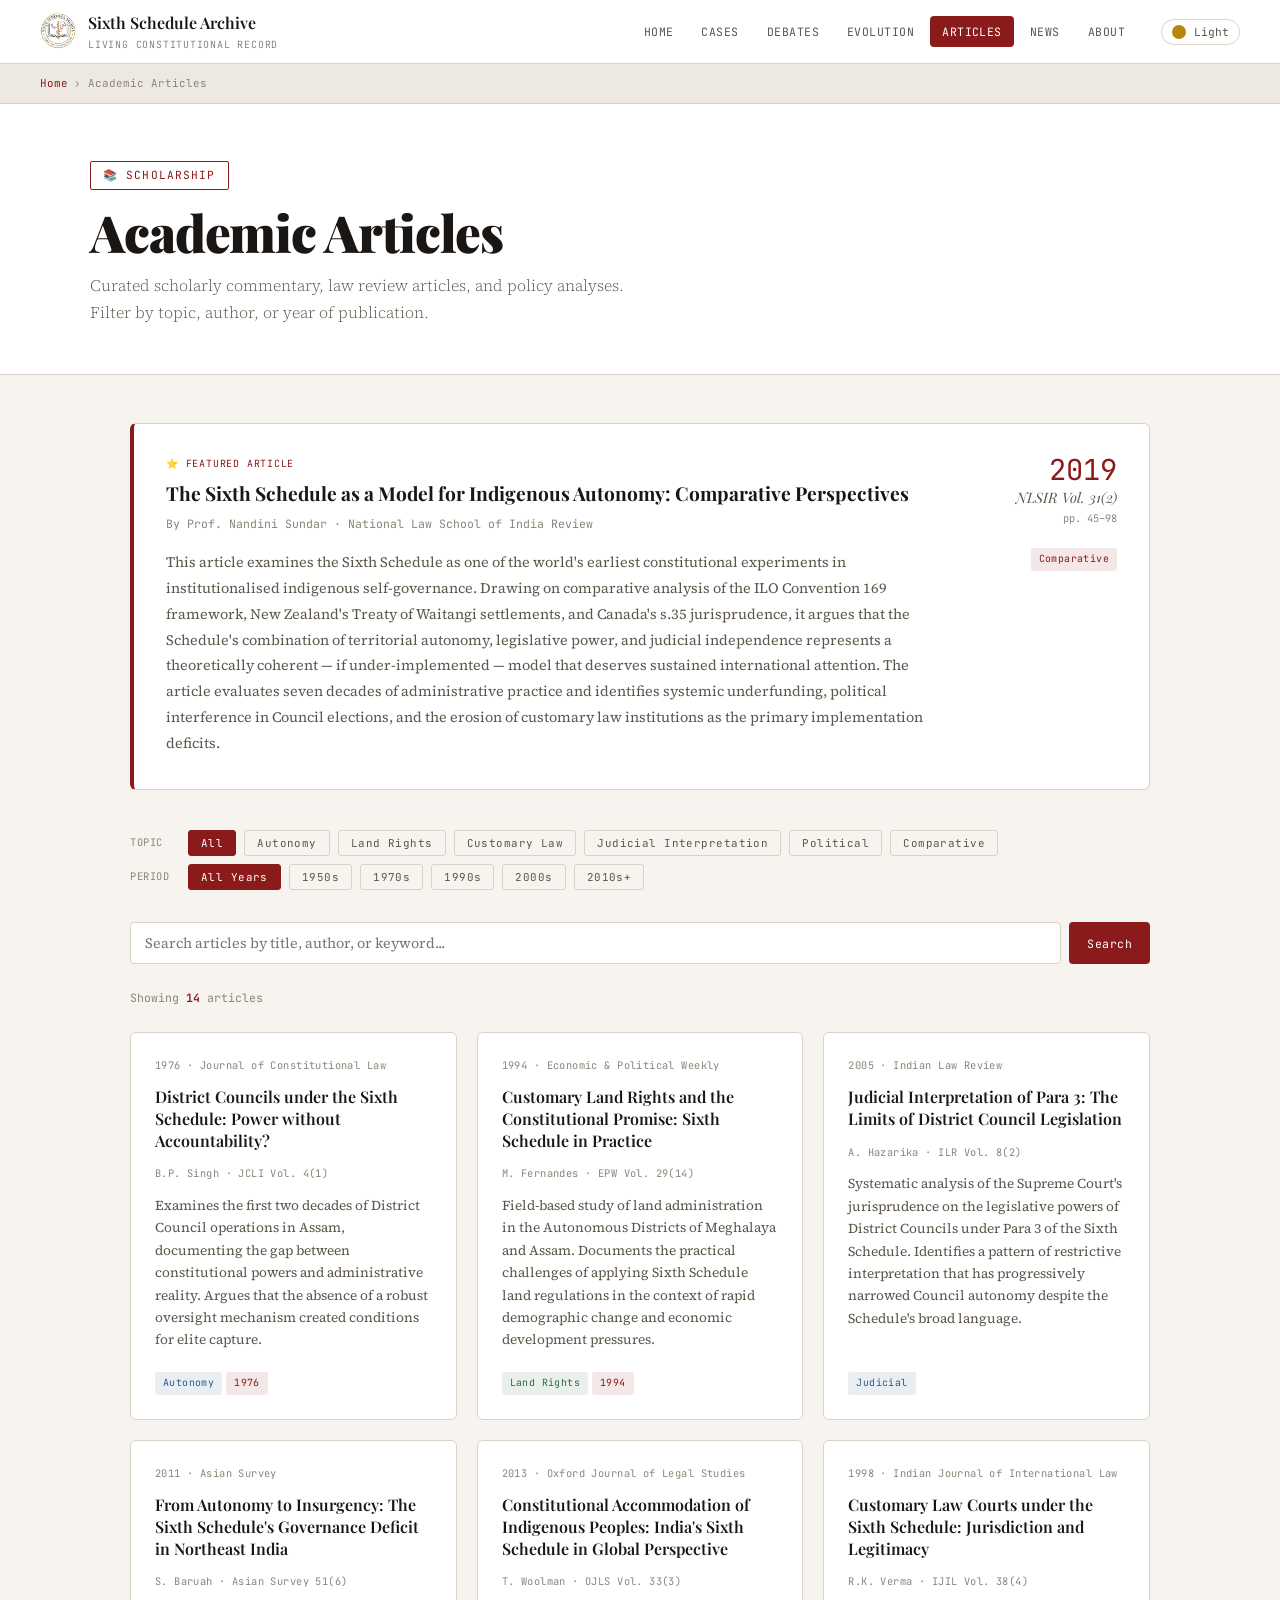
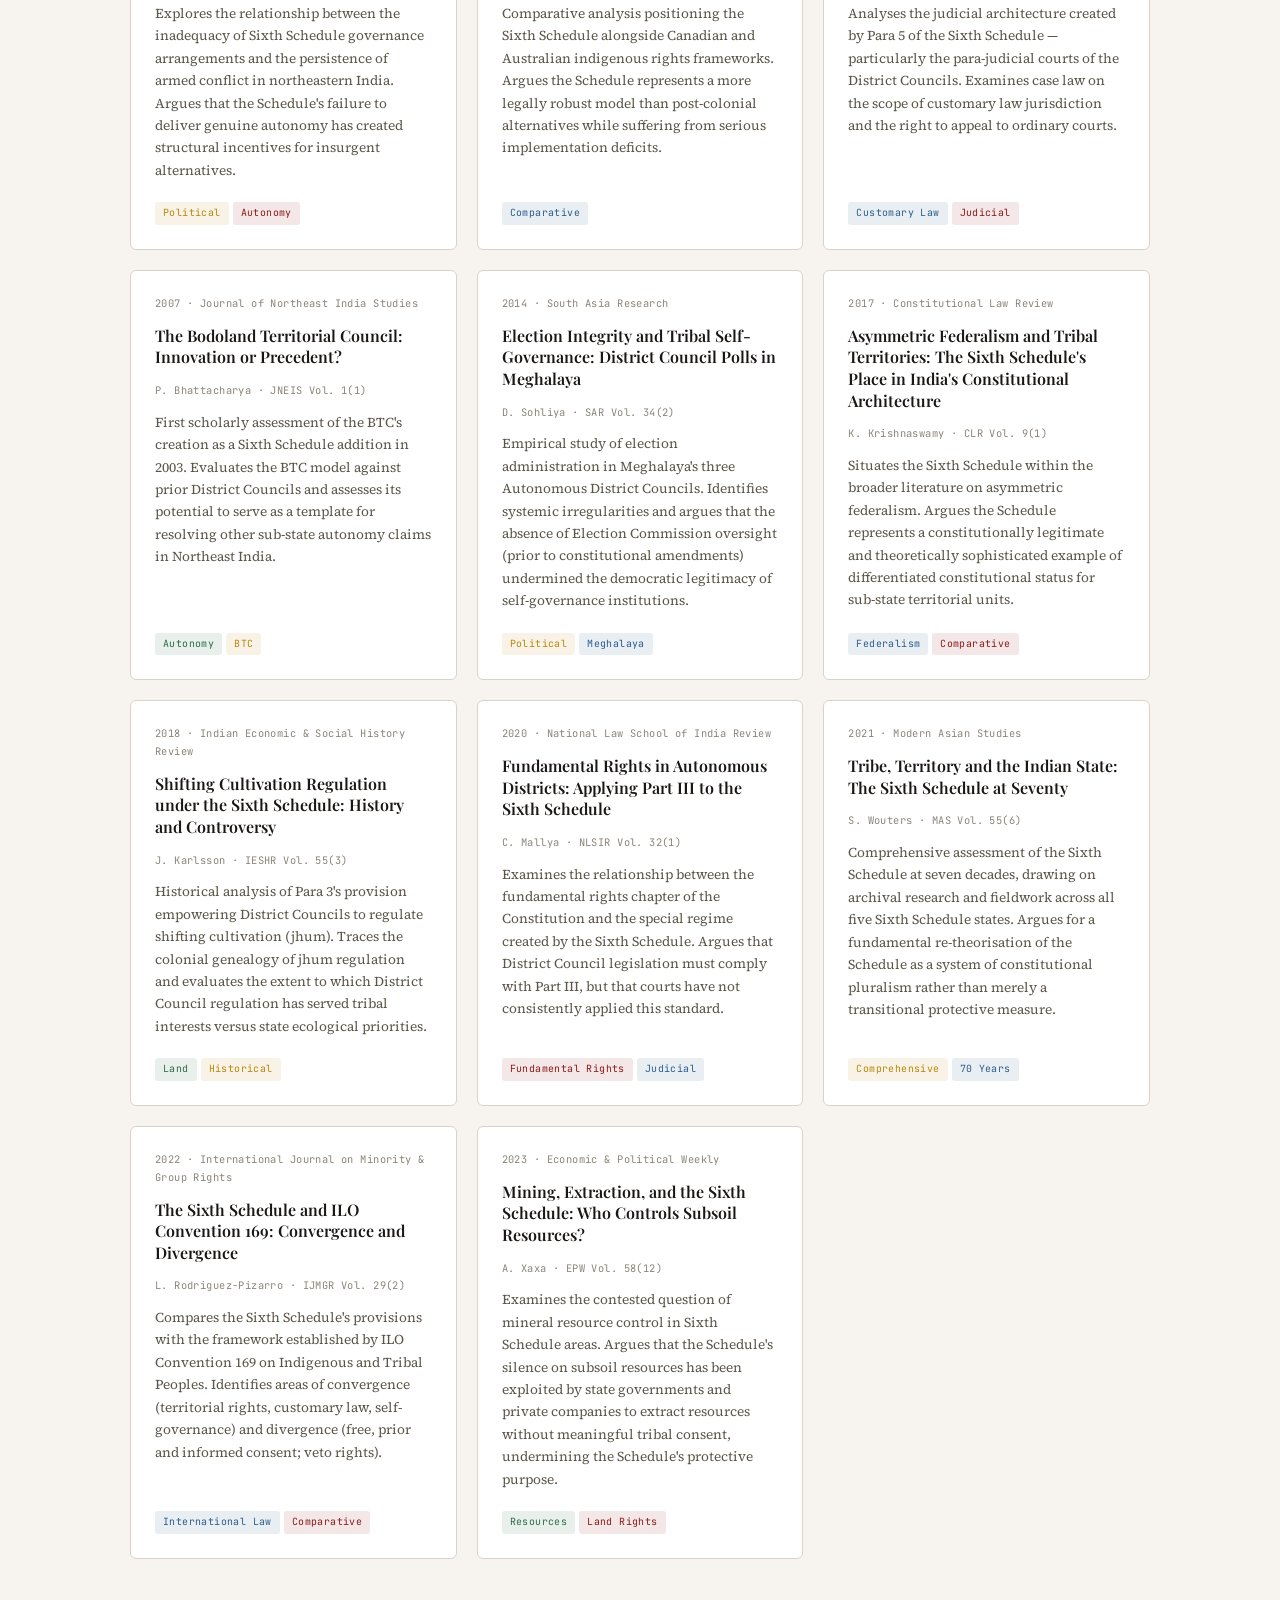
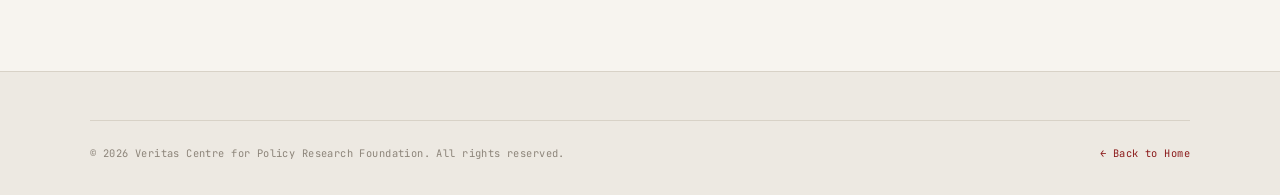
<file: articles.html>
<!DOCTYPE html>
<html lang="en">
<head>
<meta charset="UTF-8">
<meta name="viewport" content="width=device-width, initial-scale=1.0">
<title>Academic Articles — Sixth Schedule Archive</title>
<link rel="preconnect" href="https://fonts.googleapis.com">
<link href="https://fonts.googleapis.com/css2?family=Playfair+Display:wght@400;600;700;900&family=Source+Serif+4:ital,wght@0,300;0,400;0,600;1,300;1,400&family=JetBrains+Mono:wght@300;400&display=swap" rel="stylesheet">
<link rel="stylesheet" href="shared.css">
<style>
  .filter-section { margin-bottom: 2rem; }
  .filter-row { display: flex; gap: 0.5rem; flex-wrap: wrap; margin-bottom: 0.5rem; align-items: center; }
  .filter-label { font-family: 'JetBrains Mono',monospace; font-size: 0.65rem; letter-spacing: 0.06em; text-transform: uppercase; color: var(--text3); min-width: 50px; }
  .article-card { cursor: pointer; }
  .article-card .article-title a { color: var(--text); text-decoration: none; }
  .article-card .article-title a:hover { color: var(--accent); text-decoration: underline; }
  .no-results { text-align: center; padding: 3rem; color: var(--text3); font-family: 'JetBrains Mono',monospace; font-size: 0.8rem; display: none; }
  .featured-article {
    background: var(--surface); border: 1px solid var(--border);
    border-radius: 6px; padding: 2rem; margin-bottom: 2.5rem;
    border-left: 4px solid var(--accent);
    display: grid; grid-template-columns: 1fr 160px; gap: 2rem; align-items: start;
  }
  .fa-tag { font-family: 'JetBrains Mono',monospace; font-size: 0.62rem; letter-spacing: 0.08em; text-transform: uppercase; color: var(--accent); margin-bottom: 0.5rem; }
  .fa-title { font-family: 'Playfair Display',serif; font-weight: 700; font-size: 1.2rem; margin-bottom: 0.5rem; line-height: 1.3; }
  .fa-author { font-family: 'JetBrains Mono',monospace; font-size: 0.72rem; color: var(--text3); margin-bottom: 1rem; }
  .fa-abstract { font-size: 0.9rem; color: var(--text2); line-height: 1.8; }
  .fa-meta { text-align: right; }
  .fa-journal { font-family: 'Playfair Display',serif; font-style: italic; font-size: 0.9rem; color: var(--text2); }
  .fa-year { font-family: 'JetBrains Mono',monospace; font-size: 1.8rem; color: var(--accent); font-weight: 400; line-height: 1; }
  .fa-pages { font-family: 'JetBrains Mono',monospace; font-size: 0.65rem; color: var(--text3); }
  .count-display { font-family: 'JetBrains Mono',monospace; font-size: 0.72rem; color: var(--text3); margin-bottom: 1.5rem; }
  .count-display span { color: var(--accent); font-weight: 600; }
</style>
</head>
<body>
<div class="page-overlay" id="overlay"></div>

<nav>
  <a href="index.html" class="nav-brand" data-navigate>
    <img src="six.png" style="width:36px; height:36px; border-radius:50%;">
    <div>
      <div class="nav-brand-text">Sixth Schedule Archive</div>
      <div class="nav-brand-sub">Living Constitutional Record</div>
    </div>
  </a>
  <div class="nav-right">
    <div class="nav-links">
      <a href="index.html" class="nav-link" data-navigate>Home</a>
      <a href="cases.html" class="nav-link" data-navigate>Cases</a>
      <a href="debates.html" class="nav-link" data-navigate>Debates</a>
      <a href="evolution.html" class="nav-link" data-navigate>Evolution</a>
      <a href="articles.html" class="nav-link active">Articles</a>
      <a href="news.html" class="nav-link" data-navigate>News</a>
      <a href="about.html" class="nav-link" data-navigate>About</a>
    </div>
    <button class="theme-toggle" id="themeToggle"><div class="toggle-dot"></div><span id="toggleLabel">Light</span></button>
  </div>
</nav>

<div class="breadcrumb"><a href="index.html">Home</a> › Academic Articles</div>

<div class="page-header">
  <div class="page-header-inner">
    <div class="page-tag">📚 Scholarship</div>
    <h1 class="page-h1">Academic Articles</h1>
    <p class="page-desc">Curated scholarly commentary, law review articles, and policy analyses. Filter by topic, author, or year of publication.</p>
  </div>
</div>

<div class="page-full">

  <!-- Featured -->
  <div class="featured-article">
    <div>
      <div class="fa-tag">⭐ Featured Article</div>
      <div class="fa-title">The Sixth Schedule as a Model for Indigenous Autonomy: Comparative Perspectives</div>
      <div class="fa-author">By Prof. Nandini Sundar · National Law School of India Review</div>
      <div class="fa-abstract">This article examines the Sixth Schedule as one of the world's earliest constitutional experiments in institutionalised indigenous self-governance. Drawing on comparative analysis of the ILO Convention 169 framework, New Zealand's Treaty of Waitangi settlements, and Canada's s.35 jurisprudence, it argues that the Schedule's combination of territorial autonomy, legislative power, and judicial independence represents a theoretically coherent — if under-implemented — model that deserves sustained international attention. The article evaluates seven decades of administrative practice and identifies systemic underfunding, political interference in Council elections, and the erosion of customary law institutions as the primary implementation deficits.</div>
    </div>
    <div class="fa-meta">
      <div class="fa-year">2019</div>
      <div class="fa-journal">NLSIR Vol. 31(2)</div>
      <div class="fa-pages">pp. 45–98</div>
      <div style="margin-top:1rem;"><span class="badge badge-red">Comparative</span></div>
    </div>
  </div>

  <!-- Filters -->
  <div class="filter-section">
    <div class="filter-row">
      <div class="filter-label">Topic</div>
      <button class="filter-btn active" data-group="topic" data-filter="all">All</button>
      <button class="filter-btn" data-group="topic" data-filter="autonomy">Autonomy</button>
      <button class="filter-btn" data-group="topic" data-filter="land">Land Rights</button>
      <button class="filter-btn" data-group="topic" data-filter="customary">Customary Law</button>
      <button class="filter-btn" data-group="topic" data-filter="judicial">Judicial Interpretation</button>
      <button class="filter-btn" data-group="topic" data-filter="political">Political</button>
      <button class="filter-btn" data-group="topic" data-filter="comparative">Comparative</button>
    </div>
    <div class="filter-row">
      <div class="filter-label">Period</div>
      <button class="filter-btn active" data-group="period" data-filter="all">All Years</button>
      <button class="filter-btn" data-group="period" data-filter="1950s">1950s</button>
      <button class="filter-btn" data-group="period" data-filter="1970s">1970s</button>
      <button class="filter-btn" data-group="period" data-filter="1990s">1990s</button>
      <button class="filter-btn" data-group="period" data-filter="2000s">2000s</button>
      <button class="filter-btn" data-group="period" data-filter="2010s">2010s+</button>
    </div>
  </div>

  <div class="search-bar" style="margin-bottom:1.5rem;">
    <input type="text" id="searchInput" class="search-input" placeholder="Search articles by title, author, or keyword...">
    <button class="search-btn" id="searchBtn">Search</button>
  </div>

  <div class="count-display">Showing <span id="visibleCount">14</span> articles</div>

  <div class="articles-grid" id="articlesGrid">

    <div class="article-card" data-tags="autonomy customary 1970s" data-searchable>
      <div class="article-meta">1976 · Journal of Constitutional Law</div>
      <div class="article-title"><a href="#">District Councils under the Sixth Schedule: Power without Accountability?</a></div>
      <div class="article-meta" style="margin-top:2px;">B.P. Singh · JCLI Vol. 4(1)</div>
      <div class="article-abstract">Examines the first two decades of District Council operations in Assam, documenting the gap between constitutional powers and administrative reality. Argues that the absence of a robust oversight mechanism created conditions for elite capture.</div>
      <div style="display:flex;gap:4px;flex-wrap:wrap;margin-top:0.5rem;"><span class="badge badge-blue">Autonomy</span><span class="badge badge-red">1976</span></div>
    </div>

    <div class="article-card" data-tags="land customary 1990s" data-searchable>
      <div class="article-meta">1994 · Economic & Political Weekly</div>
      <div class="article-title"><a href="#">Customary Land Rights and the Constitutional Promise: Sixth Schedule in Practice</a></div>
      <div class="article-meta" style="margin-top:2px;">M. Fernandes · EPW Vol. 29(14)</div>
      <div class="article-abstract">Field-based study of land administration in the Autonomous Districts of Meghalaya and Assam. Documents the practical challenges of applying Sixth Schedule land regulations in the context of rapid demographic change and economic development pressures.</div>
      <div style="display:flex;gap:4px;flex-wrap:wrap;margin-top:0.5rem;"><span class="badge badge-green">Land Rights</span><span class="badge badge-red">1994</span></div>
    </div>

    <div class="article-card" data-tags="judicial 2000s" data-searchable>
      <div class="article-meta">2005 · Indian Law Review</div>
      <div class="article-title"><a href="#">Judicial Interpretation of Para 3: The Limits of District Council Legislation</a></div>
      <div class="article-meta" style="margin-top:2px;">A. Hazarika · ILR Vol. 8(2)</div>
      <div class="article-abstract">Systematic analysis of the Supreme Court's jurisprudence on the legislative powers of District Councils under Para 3 of the Sixth Schedule. Identifies a pattern of restrictive interpretation that has progressively narrowed Council autonomy despite the Schedule's broad language.</div>
      <div style="display:flex;gap:4px;flex-wrap:wrap;margin-top:0.5rem;"><span class="badge badge-blue">Judicial</span></div>
    </div>

    <div class="article-card" data-tags="political autonomy 2010s" data-searchable>
      <div class="article-meta">2011 · Asian Survey</div>
      <div class="article-title"><a href="#">From Autonomy to Insurgency: The Sixth Schedule's Governance Deficit in Northeast India</a></div>
      <div class="article-meta" style="margin-top:2px;">S. Baruah · Asian Survey 51(6)</div>
      <div class="article-abstract">Explores the relationship between the inadequacy of Sixth Schedule governance arrangements and the persistence of armed conflict in northeastern India. Argues that the Schedule's failure to deliver genuine autonomy has created structural incentives for insurgent alternatives.</div>
      <div style="display:flex;gap:4px;flex-wrap:wrap;margin-top:0.5rem;"><span class="badge badge-gold">Political</span><span class="badge badge-red">Autonomy</span></div>
    </div>

    <div class="article-card" data-tags="comparative 2010s" data-searchable>
      <div class="article-meta">2013 · Oxford Journal of Legal Studies</div>
      <div class="article-title"><a href="#">Constitutional Accommodation of Indigenous Peoples: India's Sixth Schedule in Global Perspective</a></div>
      <div class="article-meta" style="margin-top:2px;">T. Woolman · OJLS Vol. 33(3)</div>
      <div class="article-abstract">Comparative analysis positioning the Sixth Schedule alongside Canadian and Australian indigenous rights frameworks. Argues the Schedule represents a more legally robust model than post-colonial alternatives while suffering from serious implementation deficits.</div>
      <div style="display:flex;gap:4px;flex-wrap:wrap;margin-top:0.5rem;"><span class="badge badge-blue">Comparative</span></div>
    </div>

    <div class="article-card" data-tags="customary judicial 1990s" data-searchable>
      <div class="article-meta">1998 · Indian Journal of International Law</div>
      <div class="article-title"><a href="#">Customary Law Courts under the Sixth Schedule: Jurisdiction and Legitimacy</a></div>
      <div class="article-meta" style="margin-top:2px;">R.K. Verma · IJIL Vol. 38(4)</div>
      <div class="article-abstract">Analyses the judicial architecture created by Para 5 of the Sixth Schedule — particularly the para-judicial courts of the District Councils. Examines case law on the scope of customary law jurisdiction and the right to appeal to ordinary courts.</div>
      <div style="display:flex;gap:4px;flex-wrap:wrap;margin-top:0.5rem;"><span class="badge badge-blue">Customary Law</span><span class="badge badge-red">Judicial</span></div>
    </div>

    <div class="article-card" data-tags="land autonomy 2000s" data-searchable>
      <div class="article-meta">2007 · Journal of Northeast India Studies</div>
      <div class="article-title"><a href="#">The Bodoland Territorial Council: Innovation or Precedent?</a></div>
      <div class="article-meta" style="margin-top:2px;">P. Bhattacharya · JNEIS Vol. 1(1)</div>
      <div class="article-abstract">First scholarly assessment of the BTC's creation as a Sixth Schedule addition in 2003. Evaluates the BTC model against prior District Councils and assesses its potential to serve as a template for resolving other sub-state autonomy claims in Northeast India.</div>
      <div style="display:flex;gap:4px;flex-wrap:wrap;margin-top:0.5rem;"><span class="badge badge-green">Autonomy</span><span class="badge badge-gold">BTC</span></div>
    </div>

    <div class="article-card" data-tags="political 2010s" data-searchable>
      <div class="article-meta">2014 · South Asia Research</div>
      <div class="article-title"><a href="#">Election Integrity and Tribal Self-Governance: District Council Polls in Meghalaya</a></div>
      <div class="article-meta" style="margin-top:2px;">D. Sohliya · SAR Vol. 34(2)</div>
      <div class="article-abstract">Empirical study of election administration in Meghalaya's three Autonomous District Councils. Identifies systemic irregularities and argues that the absence of Election Commission oversight (prior to constitutional amendments) undermined the democratic legitimacy of self-governance institutions.</div>
      <div style="display:flex;gap:4px;flex-wrap:wrap;margin-top:0.5rem;"><span class="badge badge-gold">Political</span><span class="badge badge-blue">Meghalaya</span></div>
    </div>

    <div class="article-card" data-tags="comparative autonomy 2010s" data-searchable>
      <div class="article-meta">2017 · Constitutional Law Review</div>
      <div class="article-title"><a href="#">Asymmetric Federalism and Tribal Territories: The Sixth Schedule's Place in India's Constitutional Architecture</a></div>
      <div class="article-meta" style="margin-top:2px;">K. Krishnaswamy · CLR Vol. 9(1)</div>
      <div class="article-abstract">Situates the Sixth Schedule within the broader literature on asymmetric federalism. Argues the Schedule represents a constitutionally legitimate and theoretically sophisticated example of differentiated constitutional status for sub-state territorial units.</div>
      <div style="display:flex;gap:4px;flex-wrap:wrap;margin-top:0.5rem;"><span class="badge badge-blue">Federalism</span><span class="badge badge-red">Comparative</span></div>
    </div>

    <div class="article-card" data-tags="land customary 2010s" data-searchable>
      <div class="article-meta">2018 · Indian Economic & Social History Review</div>
      <div class="article-title"><a href="#">Shifting Cultivation Regulation under the Sixth Schedule: History and Controversy</a></div>
      <div class="article-meta" style="margin-top:2px;">J. Karlsson · IESHR Vol. 55(3)</div>
      <div class="article-abstract">Historical analysis of Para 3's provision empowering District Councils to regulate shifting cultivation (jhum). Traces the colonial genealogy of jhum regulation and evaluates the extent to which District Council regulation has served tribal interests versus state ecological priorities.</div>
      <div style="display:flex;gap:4px;flex-wrap:wrap;margin-top:0.5rem;"><span class="badge badge-green">Land</span><span class="badge badge-gold">Historical</span></div>
    </div>

    <div class="article-card" data-tags="judicial 2010s" data-searchable>
      <div class="article-meta">2020 · National Law School of India Review</div>
      <div class="article-title"><a href="#">Fundamental Rights in Autonomous Districts: Applying Part III to the Sixth Schedule</a></div>
      <div class="article-meta" style="margin-top:2px;">C. Mallya · NLSIR Vol. 32(1)</div>
      <div class="article-abstract">Examines the relationship between the fundamental rights chapter of the Constitution and the special regime created by the Sixth Schedule. Argues that District Council legislation must comply with Part III, but that courts have not consistently applied this standard.</div>
      <div style="display:flex;gap:4px;flex-wrap:wrap;margin-top:0.5rem;"><span class="badge badge-red">Fundamental Rights</span><span class="badge badge-blue">Judicial</span></div>
    </div>

    <div class="article-card" data-tags="political autonomy 2010s" data-searchable>
      <div class="article-meta">2021 · Modern Asian Studies</div>
      <div class="article-title"><a href="#">Tribe, Territory and the Indian State: The Sixth Schedule at Seventy</a></div>
      <div class="article-meta" style="margin-top:2px;">S. Wouters · MAS Vol. 55(6)</div>
      <div class="article-abstract">Comprehensive assessment of the Sixth Schedule at seven decades, drawing on archival research and fieldwork across all five Sixth Schedule states. Argues for a fundamental re-theorisation of the Schedule as a system of constitutional pluralism rather than merely a transitional protective measure.</div>
      <div style="display:flex;gap:4px;flex-wrap:wrap;margin-top:0.5rem;"><span class="badge badge-gold">Comprehensive</span><span class="badge badge-blue">70 Years</span></div>
    </div>

    <div class="article-card" data-tags="comparative 2010s" data-searchable>
      <div class="article-meta">2022 · International Journal on Minority & Group Rights</div>
      <div class="article-title"><a href="#">The Sixth Schedule and ILO Convention 169: Convergence and Divergence</a></div>
      <div class="article-meta" style="margin-top:2px;">L. Rodriguez-Pizarro · IJMGR Vol. 29(2)</div>
      <div class="article-abstract">Compares the Sixth Schedule's provisions with the framework established by ILO Convention 169 on Indigenous and Tribal Peoples. Identifies areas of convergence (territorial rights, customary law, self-governance) and divergence (free, prior and informed consent; veto rights).</div>
      <div style="display:flex;gap:4px;flex-wrap:wrap;margin-top:0.5rem;"><span class="badge badge-blue">International Law</span><span class="badge badge-red">Comparative</span></div>
    </div>

    <div class="article-card" data-tags="land judicial 2010s" data-searchable>
      <div class="article-meta">2023 · Economic & Political Weekly</div>
      <div class="article-title"><a href="#">Mining, Extraction, and the Sixth Schedule: Who Controls Subsoil Resources?</a></div>
      <div class="article-meta" style="margin-top:2px;">A. Xaxa · EPW Vol. 58(12)</div>
      <div class="article-abstract">Examines the contested question of mineral resource control in Sixth Schedule areas. Argues that the Schedule's silence on subsoil resources has been exploited by state governments and private companies to extract resources without meaningful tribal consent, undermining the Schedule's protective purpose.</div>
      <div style="display:flex;gap:4px;flex-wrap:wrap;margin-top:0.5rem;"><span class="badge badge-green">Resources</span><span class="badge badge-red">Land Rights</span></div>
    </div>

  </div>

  <div class="no-results" id="noResults">No articles match your current filters. Try adjusting your search.</div>

</div>

<footer>
  <div class="footer-inner">
    <div class="footer-bottom">
      <span>© 2026 Veritas Centre for Policy Research Foundation. All rights reserved.</span>
      <span><a href="index.html" style="color:var(--accent);text-decoration:none;" data-navigate>← Back to Home</a></span>
    </div>
  </div>
</footer>

<script src="shared.js"></script>
<script>
function updateCount() {
  const visible = document.querySelectorAll('.article-card:not([style*="display: none"])').length;
  document.getElementById('visibleCount').textContent = visible;
  document.getElementById('noResults').style.display = visible === 0 ? 'block' : 'none';
}

// Override filter buttons to also update count
document.querySelectorAll('.filter-btn').forEach(btn => {
  btn.addEventListener('click', () => { setTimeout(updateCount, 50); });
});
document.getElementById('searchBtn').addEventListener('click', () => { setTimeout(updateCount, 50); });
</script>
</body>
</html>
</file>
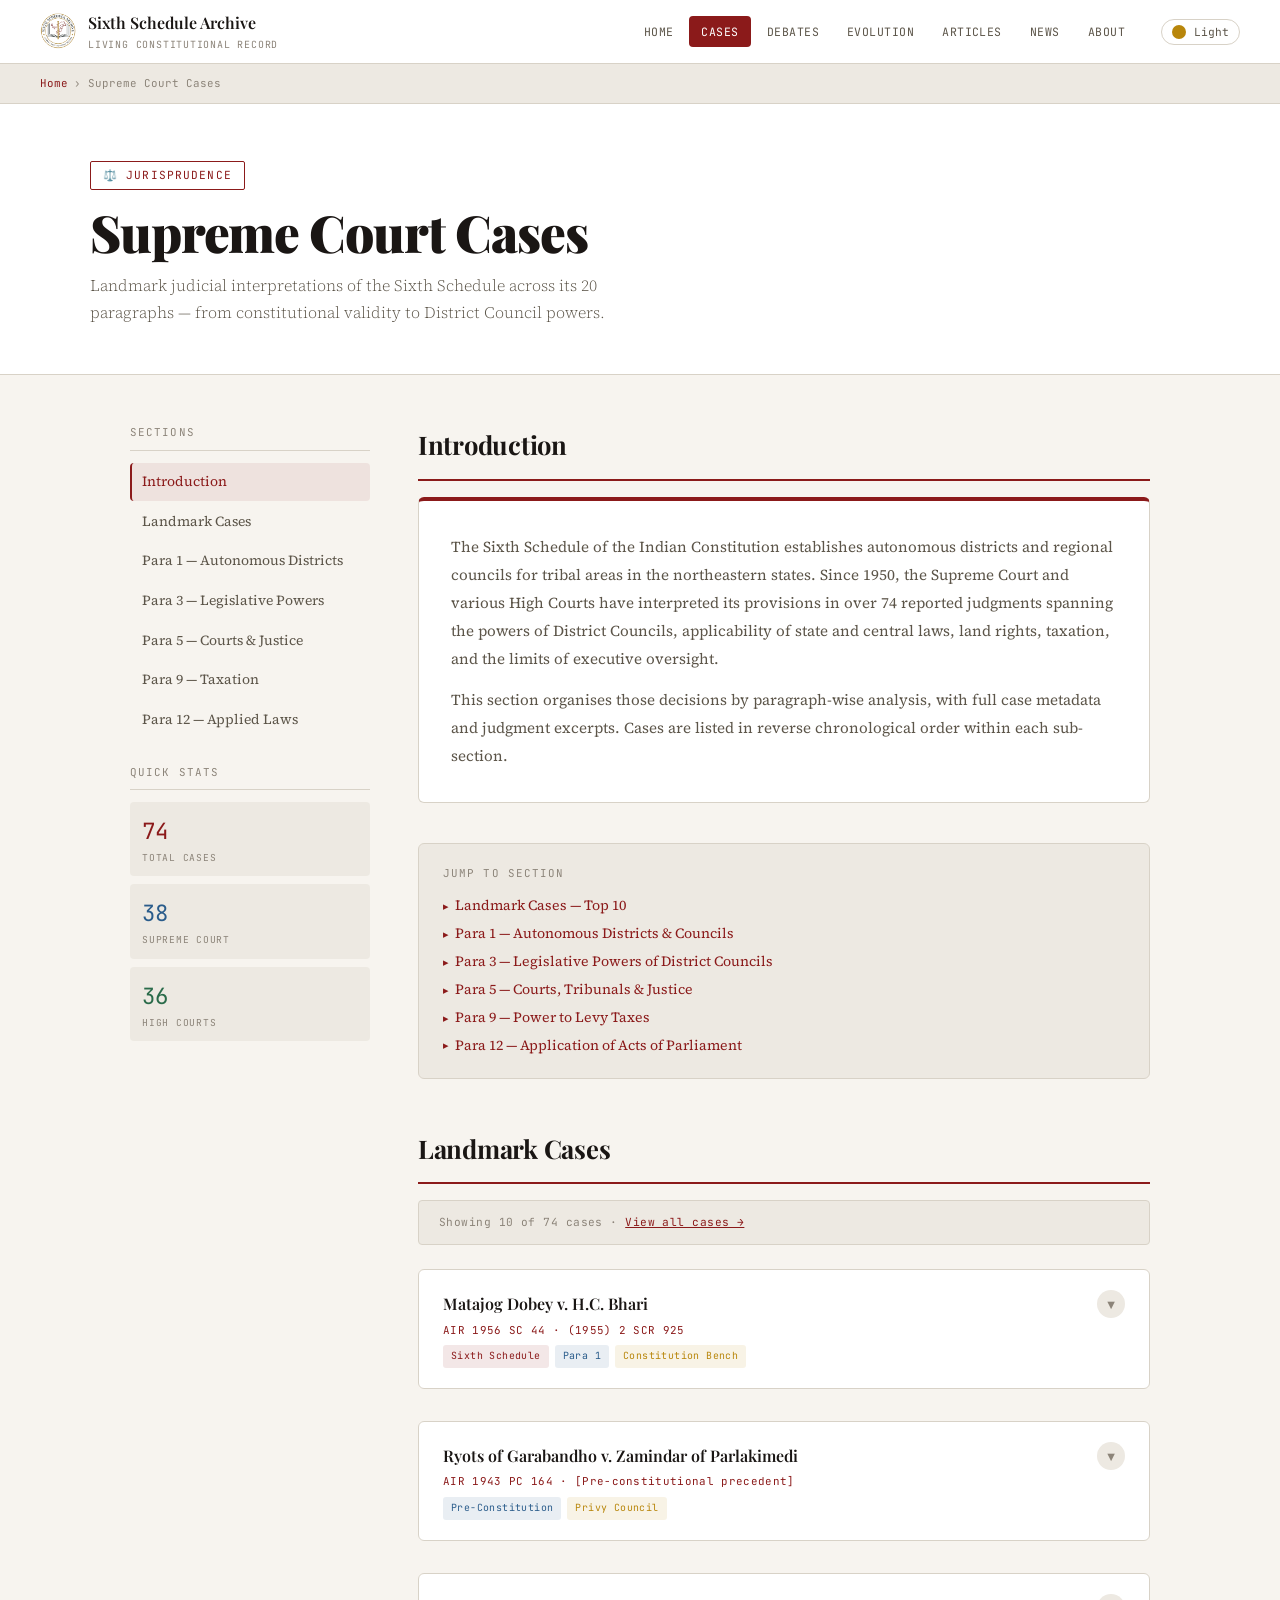
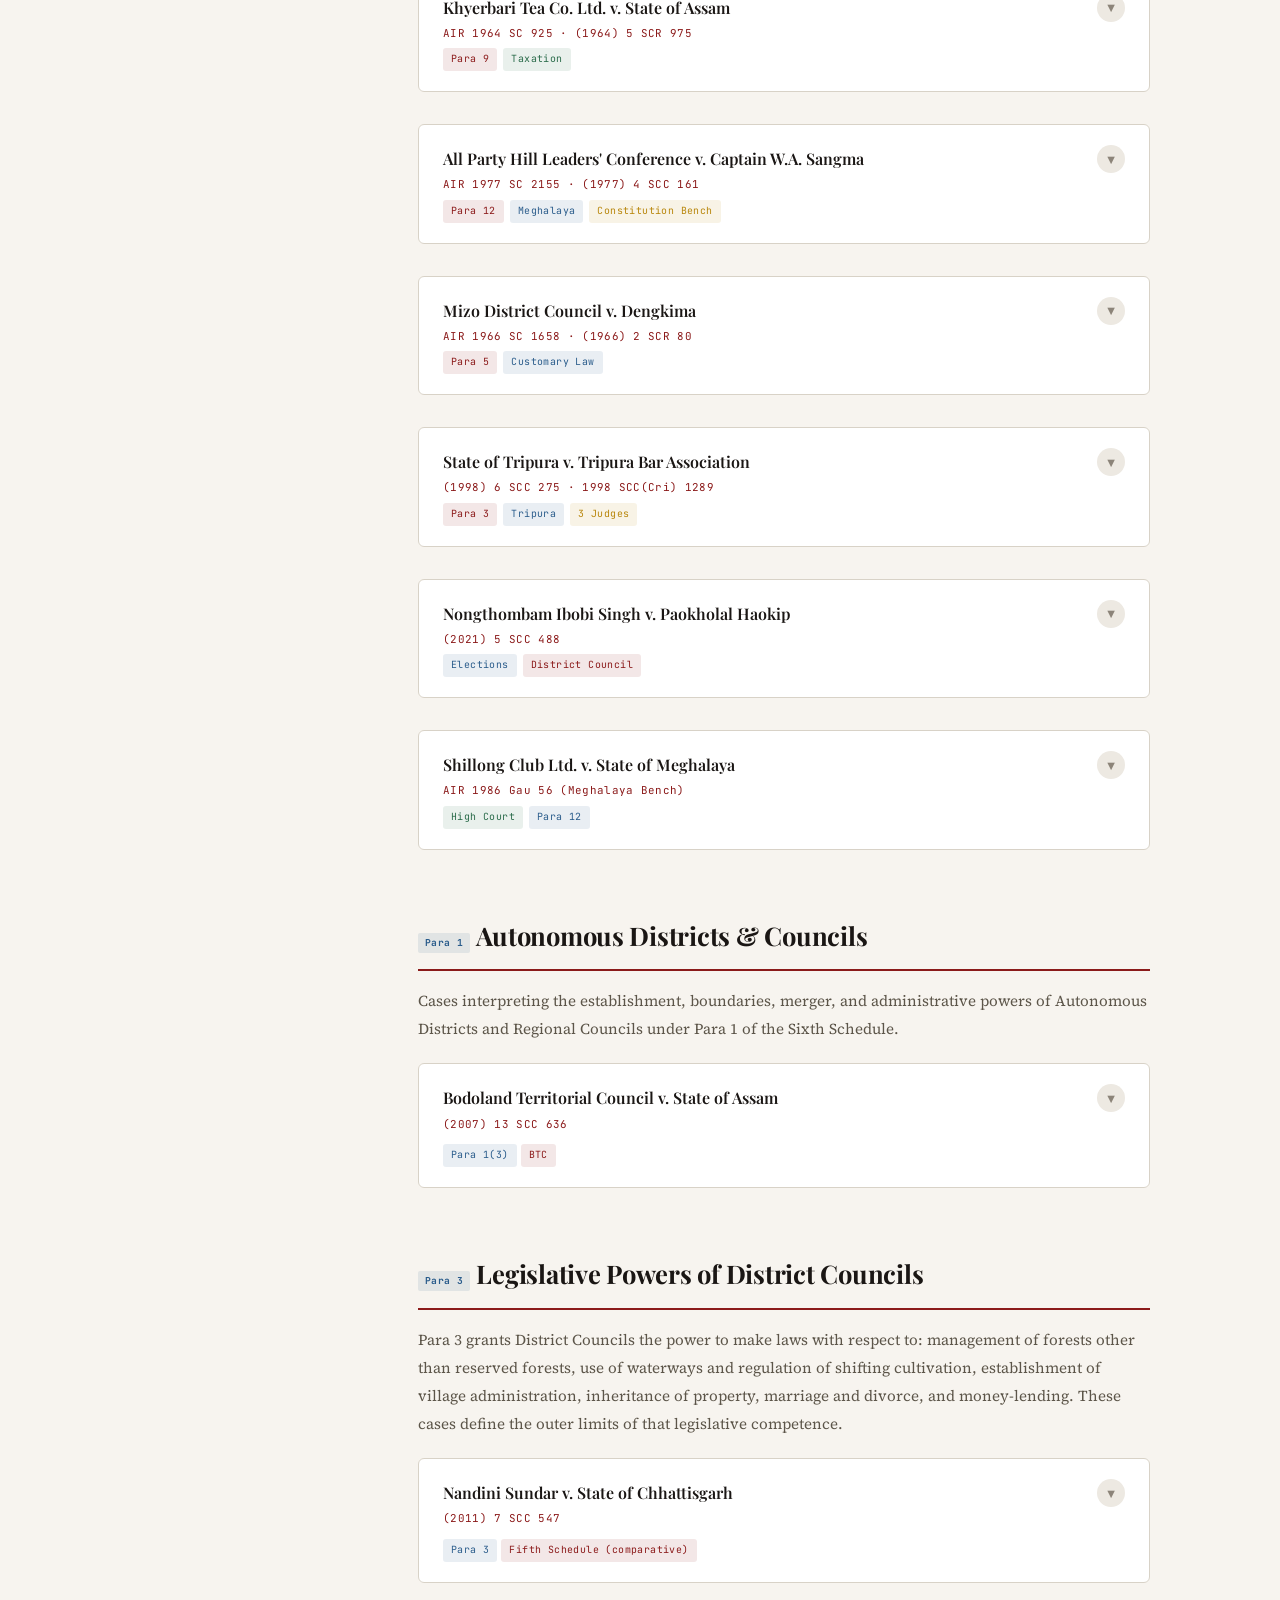
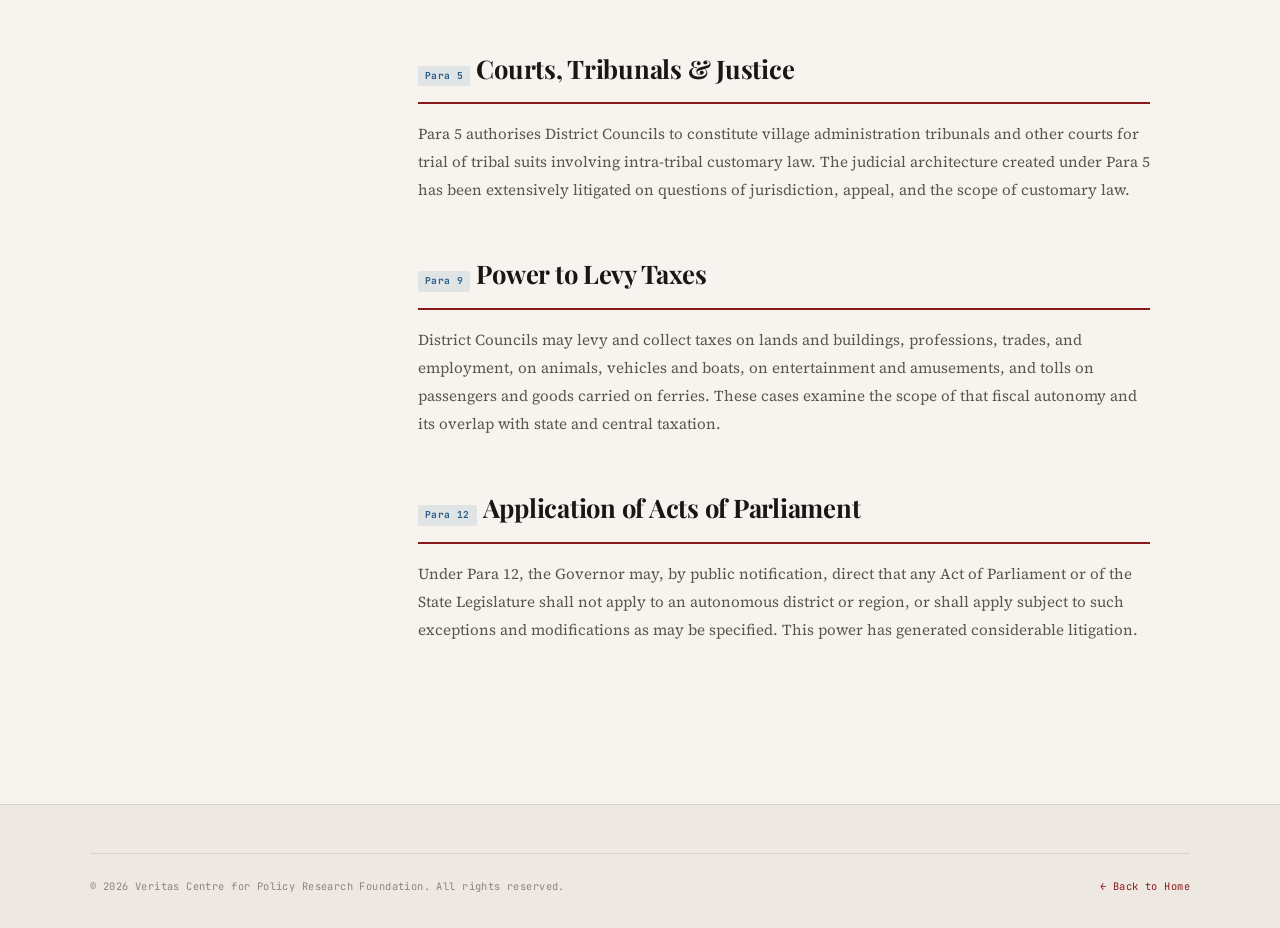
<file: cases.html>
<!DOCTYPE html>
<html lang="en">
<head>
<meta charset="UTF-8">
<meta name="viewport" content="width=device-width, initial-scale=1.0">
<title>Supreme Court Cases — Sixth Schedule Archive</title>
<link rel="preconnect" href="https://fonts.googleapis.com">
<link href="https://fonts.googleapis.com/css2?family=Playfair+Display:wght@400;600;700;900&family=Source+Serif+4:ital,wght@0,300;0,400;0,600;1,300;1,400&family=JetBrains+Mono:wght@300;400&display=swap" rel="stylesheet">
<link rel="stylesheet" href="shared.css">
<style>
  .intro-box {
    background: var(--surface); border: 1px solid var(--border);
    border-top: 4px solid var(--accent); border-radius: 6px;
    padding: 2rem; margin-bottom: 2.5rem;
  }
  .intro-box p { font-size: 0.95rem; color: var(--text2); line-height: 1.85; }
  .case-grid { display: flex; flex-direction: column; gap: 1rem; }
  .para-tag {
    display: inline-block; font-family: 'JetBrains Mono', monospace;
    font-size: 0.6rem; background: rgba(42,92,139,0.1); color: var(--accent3);
    padding: 2px 7px; border-radius: 2px; margin-right: 6px;
    letter-spacing: 0.04em;
  }
  .toc-box {
    background: var(--bg2); border: 1px solid var(--border); border-radius: 6px;
    padding: 1.25rem 1.5rem; margin-bottom: 2rem;
    transition: background var(--transition);
  }
  .toc-title {
    font-family: 'JetBrains Mono', monospace; font-size: 0.68rem;
    letter-spacing: 0.1em; text-transform: uppercase; color: var(--text3);
    margin-bottom: 0.75rem;
  }
  .toc-list { list-style: none; display: flex; flex-direction: column; gap: 4px; }
  .toc-list a {
    font-size: 0.88rem; color: var(--accent); text-decoration: none;
    display: flex; align-items: center; gap: 6px;
  }
  .toc-list a::before { content: '▸'; font-size: 0.7rem; }
  .toc-list a:hover { text-decoration: underline; }
  .count-bar {
    background: var(--bg2); border: 1px solid var(--border);
    border-radius: 4px; padding: 0.75rem 1.25rem;
    font-family: 'JetBrains Mono', monospace; font-size: 0.7rem;
    color: var(--text3); margin-bottom: 1.5rem; letter-spacing: 0.04em;
    transition: background var(--transition);
  }
</style>
</head>
<body>
<div class="page-overlay" id="overlay"></div>

<nav>
  <a href="index.html" class="nav-brand" data-navigate>
    <img src="six.png" style="width:36px; height:36px; border-radius:50%;">
    <div>
      <div class="nav-brand-text">Sixth Schedule Archive</div>
      <div class="nav-brand-sub">Living Constitutional Record</div>
    </div>
  </a>
  <div class="nav-right">
    <div class="nav-links">
      <a href="index.html" class="nav-link" data-navigate>Home</a>
      <a href="cases.html" class="nav-link active">Cases</a>
      <a href="debates.html" class="nav-link" data-navigate>Debates</a>
      <a href="evolution.html" class="nav-link" data-navigate>Evolution</a>
      <a href="articles.html" class="nav-link" data-navigate>Articles</a>
      <a href="news.html" class="nav-link" data-navigate>News</a>
      <a href="about.html" class="nav-link" data-navigate>About</a>
    </div>
    <button class="theme-toggle" id="themeToggle"><div class="toggle-dot"></div><span id="toggleLabel">Light</span></button>
  </div>
</nav>

<div class="breadcrumb">
  <a href="index.html">Home</a> › Supreme Court Cases
</div>

<div class="page-header">
  <div class="page-header-inner">
    <div class="page-tag">⚖️ Jurisprudence</div>
    <h1 class="page-h1">Supreme Court Cases</h1>
    <p class="page-desc">Landmark judicial interpretations of the Sixth Schedule across its 20 paragraphs — from constitutional validity to District Council powers.</p>
  </div>
</div>

<div class="page-layout">
  <aside class="sidebar">
    <div class="sidebar-title">Sections</div>
    <ul class="sidebar-nav">
      <li><a href="#intro" class="active">Introduction</a></li>
      <li><a href="#landmark">Landmark Cases</a></li>
      <li><a href="#para1">Para 1 — Autonomous Districts</a></li>
      <li><a href="#para3">Para 3 — Legislative Powers</a></li>
      <li><a href="#para5">Para 5 — Courts & Justice</a></li>
      <li><a href="#para9">Para 9 — Taxation</a></li>
      <li><a href="#para12">Para 12 — Applied Laws</a></li>
    </ul>
    <div class="sidebar-section">
      <div class="sidebar-title">Quick Stats</div>
      <div style="display:flex;flex-direction:column;gap:8px;">
        <div style="background:var(--bg2);border-radius:4px;padding:10px 12px;transition:background var(--transition);">
          <div style="font-family:'JetBrains Mono',monospace;font-size:1.4rem;font-weight:400;color:var(--accent);">74</div>
          <div style="font-family:'JetBrains Mono',monospace;font-size:0.6rem;letter-spacing:0.08em;text-transform:uppercase;color:var(--text3);">Total Cases</div>
        </div>
        <div style="background:var(--bg2);border-radius:4px;padding:10px 12px;transition:background var(--transition);">
          <div style="font-family:'JetBrains Mono',monospace;font-size:1.4rem;font-weight:400;color:var(--accent3);">38</div>
          <div style="font-family:'JetBrains Mono',monospace;font-size:0.6rem;letter-spacing:0.08em;text-transform:uppercase;color:var(--text3);">Supreme Court</div>
        </div>
        <div style="background:var(--bg2);border-radius:4px;padding:10px 12px;transition:background var(--transition);">
          <div style="font-family:'JetBrains Mono',monospace;font-size:1.4rem;font-weight:400;color:var(--green);">36</div>
          <div style="font-family:'JetBrains Mono',monospace;font-size:0.6rem;letter-spacing:0.08em;text-transform:uppercase;color:var(--text3);">High Courts</div>
        </div>
      </div>
    </div>
  </aside>

  <main>
    <section id="intro" class="content-section">
      <h2 class="section-h2">Introduction</h2>
      <div class="intro-box">
        <p>The Sixth Schedule of the Indian Constitution establishes autonomous districts and regional councils for tribal areas in the northeastern states. Since 1950, the Supreme Court and various High Courts have interpreted its provisions in over 74 reported judgments spanning the powers of District Councils, applicability of state and central laws, land rights, taxation, and the limits of executive oversight.</p>
        <p style="margin-top:0.75rem;">This section organises those decisions by paragraph-wise analysis, with full case metadata and judgment excerpts. Cases are listed in reverse chronological order within each sub-section.</p>
      </div>
      <div class="toc-box">
        <div class="toc-title">Jump to Section</div>
        <ul class="toc-list">
          <li><a href="#landmark">Landmark Cases — Top 10</a></li>
          <li><a href="#para1">Para 1 — Autonomous Districts & Councils</a></li>
          <li><a href="#para3">Para 3 — Legislative Powers of District Councils</a></li>
          <li><a href="#para5">Para 5 — Courts, Tribunals & Justice</a></li>
          <li><a href="#para9">Para 9 — Power to Levy Taxes</a></li>
          <li><a href="#para12">Para 12 — Application of Acts of Parliament</a></li>
        </ul>
      </div>
    </section>

    <section id="landmark" class="content-section">
      <h2 class="section-h2">Landmark Cases</h2>
      <div class="count-bar">Showing 10 of 74 cases · <a href="#" style="color:var(--accent);">View all cases →</a></div>
      <div class="case-grid">

        <div class="case-card">
          <div class="case-card-header">
            <div>
              <div class="case-name">Matajog Dobey v. H.C. Bhari</div>
              <div class="case-citation">AIR 1956 SC 44 · (1955) 2 SCR 925</div>
              <div style="margin-top:6px;display:flex;gap:6px;flex-wrap:wrap;">
                <span class="badge badge-red">Sixth Schedule</span>
                <span class="badge badge-blue">Para 1</span>
                <span class="badge badge-gold">Constitution Bench</span>
              </div>
            </div>
            <button class="case-toggle">▼</button>
          </div>
          <div class="case-card-body">
            <div class="case-meta-row">
              <div class="case-meta-item"><div class="case-meta-label">Court</div><div class="case-meta-val">Supreme Court of India</div></div>
              <div class="case-meta-item"><div class="case-meta-label">Year</div><div class="case-meta-val">1955</div></div>
              <div class="case-meta-item"><div class="case-meta-label">Bench</div><div class="case-meta-val">5 Judges</div></div>
              <div class="case-meta-item"><div class="case-meta-label">State</div><div class="case-meta-val">Assam</div></div>
            </div>
            <p class="prose"><strong>Issue:</strong> Whether a public servant functioning under the Sixth Schedule administration could claim sanction under the Prevention of Corruption Act for prosecution.</p>
            <p class="prose" style="margin-top:0.5rem;"><strong>Holding:</strong> The Court held that the requirement of obtaining prior sanction applies to all public servants, including those functioning within Sixth Schedule territories. The autonomous character of District Councils does not exempt their officers from general penal statutes.</p>
            <div class="case-excerpt">"The Sixth Schedule creates autonomous districts and councils with wide legislative, judicial and administrative powers, but these powers operate within the framework of the Constitution and do not create an impenetrable shield against the operation of general law."</div>
          </div>
        </div>

        <div class="case-card">
          <div class="case-card-header">
            <div>
              <div class="case-name">Ryots of Garabandho v. Zamindar of Parlakimedi</div>
              <div class="case-citation">AIR 1943 PC 164 · [Pre-constitutional precedent]</div>
              <div style="margin-top:6px;display:flex;gap:6px;flex-wrap:wrap;">
                <span class="badge badge-blue">Pre-Constitution</span>
                <span class="badge badge-gold">Privy Council</span>
              </div>
            </div>
            <button class="case-toggle">▼</button>
          </div>
          <div class="case-card-body">
            <div class="case-meta-row">
              <div class="case-meta-item"><div class="case-meta-label">Court</div><div class="case-meta-val">Privy Council</div></div>
              <div class="case-meta-item"><div class="case-meta-label">Year</div><div class="case-meta-val">1943</div></div>
              <div class="case-meta-item"><div class="case-meta-label">Region</div><div class="case-meta-val">Scheduled Areas</div></div>
            </div>
            <p class="prose"><strong>Issue:</strong> Whether tribal customary rights in forest and agricultural land could be extinguished by zamindari settlements.</p>
            <p class="prose" style="margin-top:0.5rem;"><strong>Holding:</strong> The Privy Council recognised the distinct and protected character of tribal land rights, reasoning that colonial regulations creating excluded areas were designed to preserve customary land tenure. This case heavily influenced the Constituent Assembly's approach to Schedule VI.</p>
            <div class="case-excerpt">"These areas were set apart precisely because the ordinary law of British India was regarded as unsuited to the conditions and customs of the aboriginal tribes who inhabited them."</div>
          </div>
        </div>

        <div class="case-card">
          <div class="case-card-header">
            <div>
              <div class="case-name">Khyerbari Tea Co. Ltd. v. State of Assam</div>
              <div class="case-citation">AIR 1964 SC 925 · (1964) 5 SCR 975</div>
              <div style="margin-top:6px;display:flex;gap:6px;flex-wrap:wrap;">
                <span class="badge badge-red">Para 9</span>
                <span class="badge badge-green">Taxation</span>
              </div>
            </div>
            <button class="case-toggle">▼</button>
          </div>
          <div class="case-card-body">
            <div class="case-meta-row">
              <div class="case-meta-item"><div class="case-meta-label">Court</div><div class="case-meta-val">Supreme Court</div></div>
              <div class="case-meta-item"><div class="case-meta-label">Year</div><div class="case-meta-val">1964</div></div>
              <div class="case-meta-item"><div class="case-meta-label">State</div><div class="case-meta-val">Assam</div></div>
            </div>
            <p class="prose"><strong>Issue:</strong> Validity of the Assam Taxation (on Specified Lands) Act imposing a surcharge on tea gardens located in the autonomous districts.</p>
            <p class="prose" style="margin-top:0.5rem;"><strong>Holding:</strong> The Supreme Court upheld the state levy, distinguishing it from the District Council's power to levy taxes under Para 9. The state legislature retains concurrent taxing power over commerce and industry within the Sixth Schedule area; Para 9 grants <em>additional</em> powers to the councils, not exclusive ones.</p>
            <div class="case-excerpt">"Para 9 of the Sixth Schedule does not strip the State Legislature of its ordinary taxing power over territories that happen to fall within autonomous districts — it supplements the fiscal arsenal available to the Councils for purposes of self-governance."</div>
          </div>
        </div>

        <div class="case-card">
          <div class="case-card-header">
            <div>
              <div class="case-name">All Party Hill Leaders' Conference v. Captain W.A. Sangma</div>
              <div class="case-citation">AIR 1977 SC 2155 · (1977) 4 SCC 161</div>
              <div style="margin-top:6px;display:flex;gap:6px;flex-wrap:wrap;">
                <span class="badge badge-red">Para 12</span>
                <span class="badge badge-blue">Meghalaya</span>
                <span class="badge badge-gold">Constitution Bench</span>
              </div>
            </div>
            <button class="case-toggle">▼</button>
          </div>
          <div class="case-card-body">
            <div class="case-meta-row">
              <div class="case-meta-item"><div class="case-meta-label">Court</div><div class="case-meta-val">Supreme Court</div></div>
              <div class="case-meta-item"><div class="case-meta-label">Year</div><div class="case-meta-val">1977</div></div>
              <div class="case-meta-item"><div class="case-meta-label">Judges</div><div class="case-meta-val">5</div></div>
              <div class="case-meta-item"><div class="case-meta-label">State</div><div class="case-meta-val">Meghalaya</div></div>
            </div>
            <p class="prose"><strong>Issue:</strong> Whether the creation of Meghalaya as a full state in 1972 required a corresponding adaptation of the Sixth Schedule to ensure its continued application, or whether the Schedule automatically ceased to operate.</p>
            <p class="prose" style="margin-top:0.5rem;"><strong>Holding:</strong> The five-judge bench unanimously held that the Sixth Schedule continued to apply to the Hill Districts of Meghalaya upon statehood. The Schedule is attached to the tribal character of the territory, not merely to Assam as the parent state. The court read the Constitution as a living document whose tribal protection provisions must be construed purposively.</p>
            <div class="case-excerpt">"The Sixth Schedule is a special protective mechanism embedded in the Constitution for the benefit of tribal peoples. Its application cannot be undermined by the formal mechanics of state reorganisation; the purpose and substance must prevail over any reading that would leave the tribes of the hill districts without constitutional protection."</div>
          </div>
        </div>

        <div class="case-card">
          <div class="case-card-header">
            <div>
              <div class="case-name">Mizo District Council v. Dengkima</div>
              <div class="case-citation">AIR 1966 SC 1658 · (1966) 2 SCR 80</div>
              <div style="margin-top:6px;display:flex;gap:6px;flex-wrap:wrap;">
                <span class="badge badge-red">Para 5</span>
                <span class="badge badge-blue">Customary Law</span>
              </div>
            </div>
            <button class="case-toggle">▼</button>
          </div>
          <div class="case-card-body">
            <div class="case-meta-row">
              <div class="case-meta-item"><div class="case-meta-label">Court</div><div class="case-meta-val">Supreme Court</div></div>
              <div class="case-meta-item"><div class="case-meta-label">Year</div><div class="case-meta-val">1966</div></div>
              <div class="case-meta-item"><div class="case-meta-label">State</div><div class="case-meta-val">Assam (Mizo Hills)</div></div>
            </div>
            <p class="prose"><strong>Issue:</strong> Jurisdiction of courts established by the District Council under Para 5 over matters of customary inheritance and matrimonial disputes between members of the same scheduled tribe.</p>
            <p class="prose" style="margin-top:0.5rem;"><strong>Holding:</strong> The Supreme Court upheld the exclusive jurisdiction of the District Council courts in intra-tribal customary disputes. Para 5 creates a parallel judicial structure that displaces ordinary civil court jurisdiction over matters enumerated therein when both parties belong to the same tribe.</p>
            <div class="case-excerpt">"Para 5 is not merely an enabling provision permitting the creation of courts — it is a constitutional guarantee that tribal customary law will be adjudicated by institutions rooted in and accountable to the tribal community itself."</div>
          </div>
        </div>

        <div class="case-card">
          <div class="case-card-header">
            <div>
              <div class="case-name">State of Tripura v. Tripura Bar Association</div>
              <div class="case-citation">(1998) 6 SCC 275 · 1998 SCC(Cri) 1289</div>
              <div style="margin-top:6px;display:flex;gap:6px;flex-wrap:wrap;">
                <span class="badge badge-red">Para 3</span>
                <span class="badge badge-blue">Tripura</span>
                <span class="badge badge-gold">3 Judges</span>
              </div>
            </div>
            <button class="case-toggle">▼</button>
          </div>
          <div class="case-card-body">
            <div class="case-meta-row">
              <div class="case-meta-item"><div class="case-meta-label">Court</div><div class="case-meta-val">Supreme Court</div></div>
              <div class="case-meta-item"><div class="case-meta-label">Year</div><div class="case-meta-val">1998</div></div>
              <div class="case-meta-item"><div class="case-meta-label">State</div><div class="case-meta-val">Tripura</div></div>
            </div>
            <p class="prose"><strong>Issue:</strong> Whether the Tripura Tribal Areas Autonomous District Council had legislative competence to regulate legal practice within its autonomous district and to create restrictions on who could appear in District Council courts.</p>
            <p class="prose" style="margin-top:0.5rem;"><strong>Holding:</strong> The Supreme Court held that while the District Council has legislative powers over the subjects listed in Para 3, these powers do not extend to regulating the legal profession, which falls under List I of the Seventh Schedule and the Advocates Act, 1961. The para 12 override mechanism did not apply since no specific notification had been issued.</p>
            <div class="case-excerpt">"The legislative autonomy conferred by Para 3 of the Sixth Schedule is defined, circumscribed and enumerated. It does not create a residuary legislative competence nor does it authorise the Council to intrude upon fields covered by central legislation of general application."</div>
          </div>
        </div>

        <div class="case-card">
          <div class="case-card-header">
            <div>
              <div class="case-name">Nongthombam Ibobi Singh v. Paokholal Haokip</div>
              <div class="case-citation">(2021) 5 SCC 488</div>
              <div style="margin-top:6px;display:flex;gap:6px;flex-wrap:wrap;">
                <span class="badge badge-blue">Elections</span>
                <span class="badge badge-red">District Council</span>
              </div>
            </div>
            <button class="case-toggle">▼</button>
          </div>
          <div class="case-card-body">
            <div class="case-meta-row">
              <div class="case-meta-item"><div class="case-meta-label">Court</div><div class="case-meta-val">Supreme Court</div></div>
              <div class="case-meta-item"><div class="case-meta-label">Year</div><div class="case-meta-val">2021</div></div>
              <div class="case-meta-item"><div class="case-meta-label">State</div><div class="case-meta-val">Manipur</div></div>
            </div>
            <p class="prose"><strong>Issue:</strong> Eligibility criteria for candidates to the Hill Areas Committee — specifically whether the Sixth Schedule's framework of tribal representation applies to the Hill Areas Committee established under a state law.</p>
            <p class="prose" style="margin-top:0.5rem;"><strong>Holding:</strong> The Court held that the Hill Areas Committee established under the Manipur (Hill Areas) District Councils Act draws constitutional legitimacy from the Sixth Schedule framework. Eligibility rules must be consistent with the Schedule's intent to ensure tribal self-governance.</p>
            <div class="case-excerpt">"Constitutional provisions for tribal self-governance are to be construed broadly, keeping in view the historical marginalisation of tribal peoples and the constitutional commitment to protect their distinct ways of life and governance."</div>
          </div>
        </div>

        <div class="case-card">
          <div class="case-card-header">
            <div>
              <div class="case-name">Shillong Club Ltd. v. State of Meghalaya</div>
              <div class="case-citation">AIR 1986 Gau 56 (Meghalaya Bench)</div>
              <div style="margin-top:6px;display:flex;gap:6px;flex-wrap:wrap;">
                <span class="badge badge-green">High Court</span>
                <span class="badge badge-blue">Para 12</span>
              </div>
            </div>
            <button class="case-toggle">▼</button>
          </div>
          <div class="case-card-body">
            <div class="case-meta-row">
              <div class="case-meta-item"><div class="case-meta-label">Court</div><div class="case-meta-val">Gauhati High Court (MB)</div></div>
              <div class="case-meta-item"><div class="case-meta-label">Year</div><div class="case-meta-val">1986</div></div>
              <div class="case-meta-item"><div class="case-meta-label">State</div><div class="case-meta-val">Meghalaya</div></div>
            </div>
            <p class="prose"><strong>Issue:</strong> Whether state excise laws applied to establishments within the autonomous district despite no specific notification under Para 12(b).</p>
            <p class="prose" style="margin-top:0.5rem;"><strong>Holding:</strong> The High Court held that in the absence of an exclusionary notification by the Governor under Para 12, all state laws apply with full force to the autonomous districts. Para 12 operates as an exception-making mechanism; absent its exercise, the ordinary territorial reach of state law is unaffected.</p>
            <div class="case-excerpt">"The Governor's power under Para 12 is a discretionary safeguard, not a precondition. State laws do not require separate notification to become operative within autonomous districts — only to be excluded from operation do they require positive action."</div>
          </div>
        </div>

      </div>
    </section>

    <section id="para1" class="content-section">
      <h2 class="section-h2"><span class="para-tag">Para 1</span>Autonomous Districts & Councils</h2>
      <p class="prose">Cases interpreting the establishment, boundaries, merger, and administrative powers of Autonomous Districts and Regional Councils under Para 1 of the Sixth Schedule.</p>
      <div class="case-grid" style="margin-top:1.25rem;">
        <div class="case-card">
          <div class="case-card-header">
            <div>
              <div class="case-name">Bodoland Territorial Council v. State of Assam</div>
              <div class="case-citation">(2007) 13 SCC 636</div>
              <div style="margin-top:6px;"><span class="badge badge-blue">Para 1(3)</span><span class="badge badge-red" style="margin-left:4px;">BTC</span></div>
            </div>
            <button class="case-toggle">▼</button>
          </div>
          <div class="case-card-body">
            <div class="case-meta-row">
              <div class="case-meta-item"><div class="case-meta-label">Court</div><div class="case-meta-val">Supreme Court</div></div>
              <div class="case-meta-item"><div class="case-meta-label">Year</div><div class="case-meta-val">2007</div></div>
            </div>
            <p class="prose"><strong>Issue:</strong> Whether the creation of the Bodoland Territorial Council under the Sixth Schedule by a 2003 amendment was constitutionally valid and whether the Governor's notification defining boundaries was subject to judicial review.</p>
            <p class="prose" style="margin-top:0.5rem;"><strong>Holding:</strong> The Court upheld the constitutional amendment creating the BTC while holding that boundary notifications under Para 1(3) are subject to constitutional limitations and must follow the procedural requirements including the Commission report mandate.</p>
            <div class="case-excerpt">"The Governor exercises a constitutional function when defining boundaries under Para 1(3). This function, though executive in character, must be exercised in consonance with the recommendations of the Commission and the overriding purpose of the Sixth Schedule — which is to protect, not marginalise, the tribal communities."</div>
          </div>
        </div>
      </div>
    </section>

    <section id="para3" class="content-section">
      <h2 class="section-h2"><span class="para-tag">Para 3</span>Legislative Powers of District Councils</h2>
      <p class="prose">Para 3 grants District Councils the power to make laws with respect to: management of forests other than reserved forests, use of waterways and regulation of shifting cultivation, establishment of village administration, inheritance of property, marriage and divorce, and money-lending. These cases define the outer limits of that legislative competence.</p>
      <div class="case-grid" style="margin-top:1.25rem;">
        <div class="case-card">
          <div class="case-card-header">
            <div>
              <div class="case-name">Nandini Sundar v. State of Chhattisgarh</div>
              <div class="case-citation">(2011) 7 SCC 547</div>
              <div style="margin-top:6px;"><span class="badge badge-blue">Para 3</span><span class="badge badge-red" style="margin-left:4px;">Fifth Schedule (comparative)</span></div>
            </div>
            <button class="case-toggle">▼</button>
          </div>
          <div class="case-card-body">
            <div class="case-meta-row">
              <div class="case-meta-item"><div class="case-meta-label">Court</div><div class="case-meta-val">Supreme Court</div></div>
              <div class="case-meta-item"><div class="case-meta-label">Year</div><div class="case-meta-val">2011</div></div>
            </div>
            <p class="prose"><strong>Issue:</strong> Comparative analysis of the Fifth and Sixth Schedule governance models for tribal areas, used in determining the constitutional framework applicable to Salwa Judum operations in Fifth Schedule areas.</p>
            <p class="prose" style="margin-top:0.5rem;"><strong>Holding:</strong> While decided primarily on Fifth Schedule grounds, the Court contrasted the robust legislative autonomy of Sixth Schedule councils with the more advisory role of Fifth Schedule structures, emphasising that tribal self-governance was a constitutional principle applicable across both schedules.</p>
          </div>
        </div>
      </div>
    </section>

    <section id="para5" class="content-section">
      <h2 class="section-h2"><span class="para-tag">Para 5</span>Courts, Tribunals & Justice</h2>
      <p class="prose">Para 5 authorises District Councils to constitute village administration tribunals and other courts for trial of tribal suits involving intra-tribal customary law. The judicial architecture created under Para 5 has been extensively litigated on questions of jurisdiction, appeal, and the scope of customary law.</p>
    </section>

    <section id="para9" class="content-section">
      <h2 class="section-h2"><span class="para-tag">Para 9</span>Power to Levy Taxes</h2>
      <p class="prose">District Councils may levy and collect taxes on lands and buildings, professions, trades, and employment, on animals, vehicles and boats, on entertainment and amusements, and tolls on passengers and goods carried on ferries. These cases examine the scope of that fiscal autonomy and its overlap with state and central taxation.</p>
    </section>

    <section id="para12" class="content-section">
      <h2 class="section-h2"><span class="para-tag">Para 12</span>Application of Acts of Parliament</h2>
      <p class="prose">Under Para 12, the Governor may, by public notification, direct that any Act of Parliament or of the State Legislature shall not apply to an autonomous district or region, or shall apply subject to such exceptions and modifications as may be specified. This power has generated considerable litigation.</p>
    </section>

  </main>
</div>

<footer>
  <div class="footer-inner">
    <div class="footer-bottom">
      <span>© 2026 Veritas Centre for Policy Research Foundation. All rights reserved.</span>
      <span><a href="index.html" style="color:var(--accent);text-decoration:none;" data-navigate>← Back to Home</a></span>
    </div>
  </div>
</footer>

<script src="shared.js"></script>
</body>
</html>
</file>
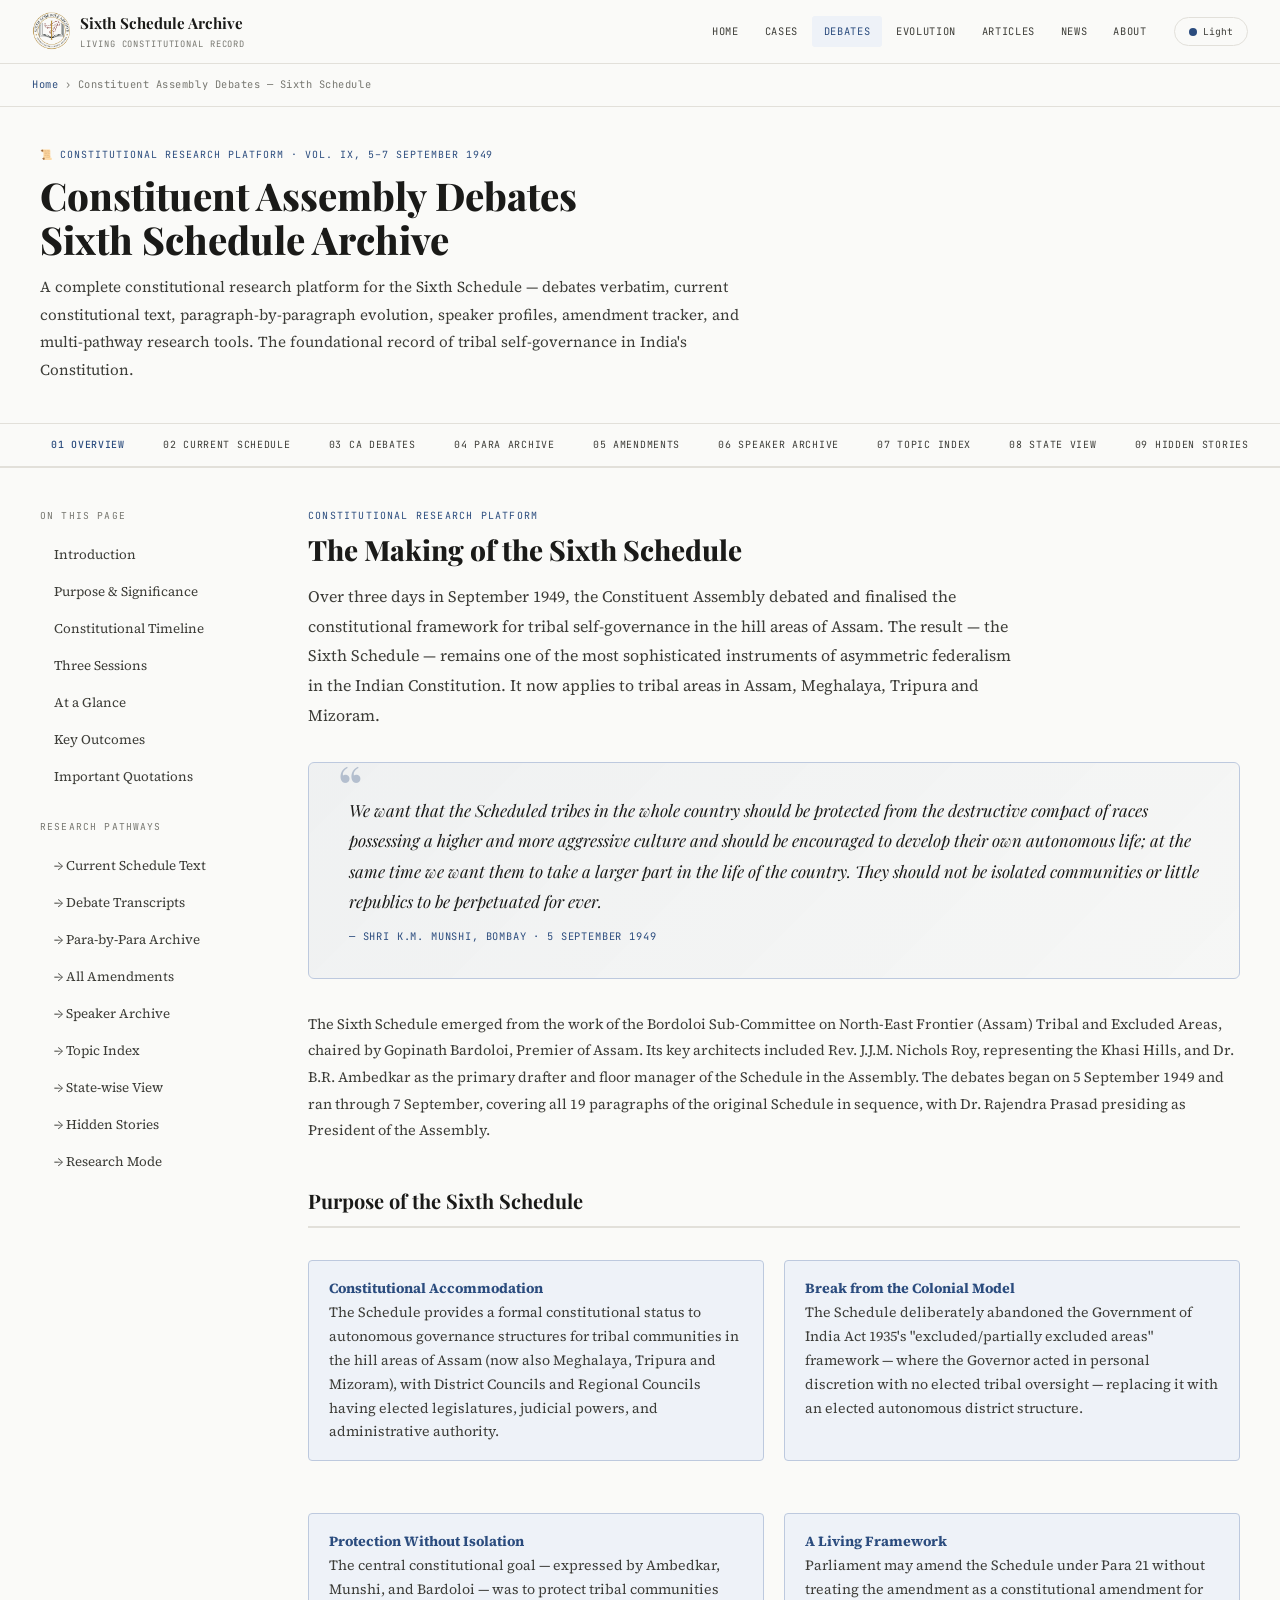
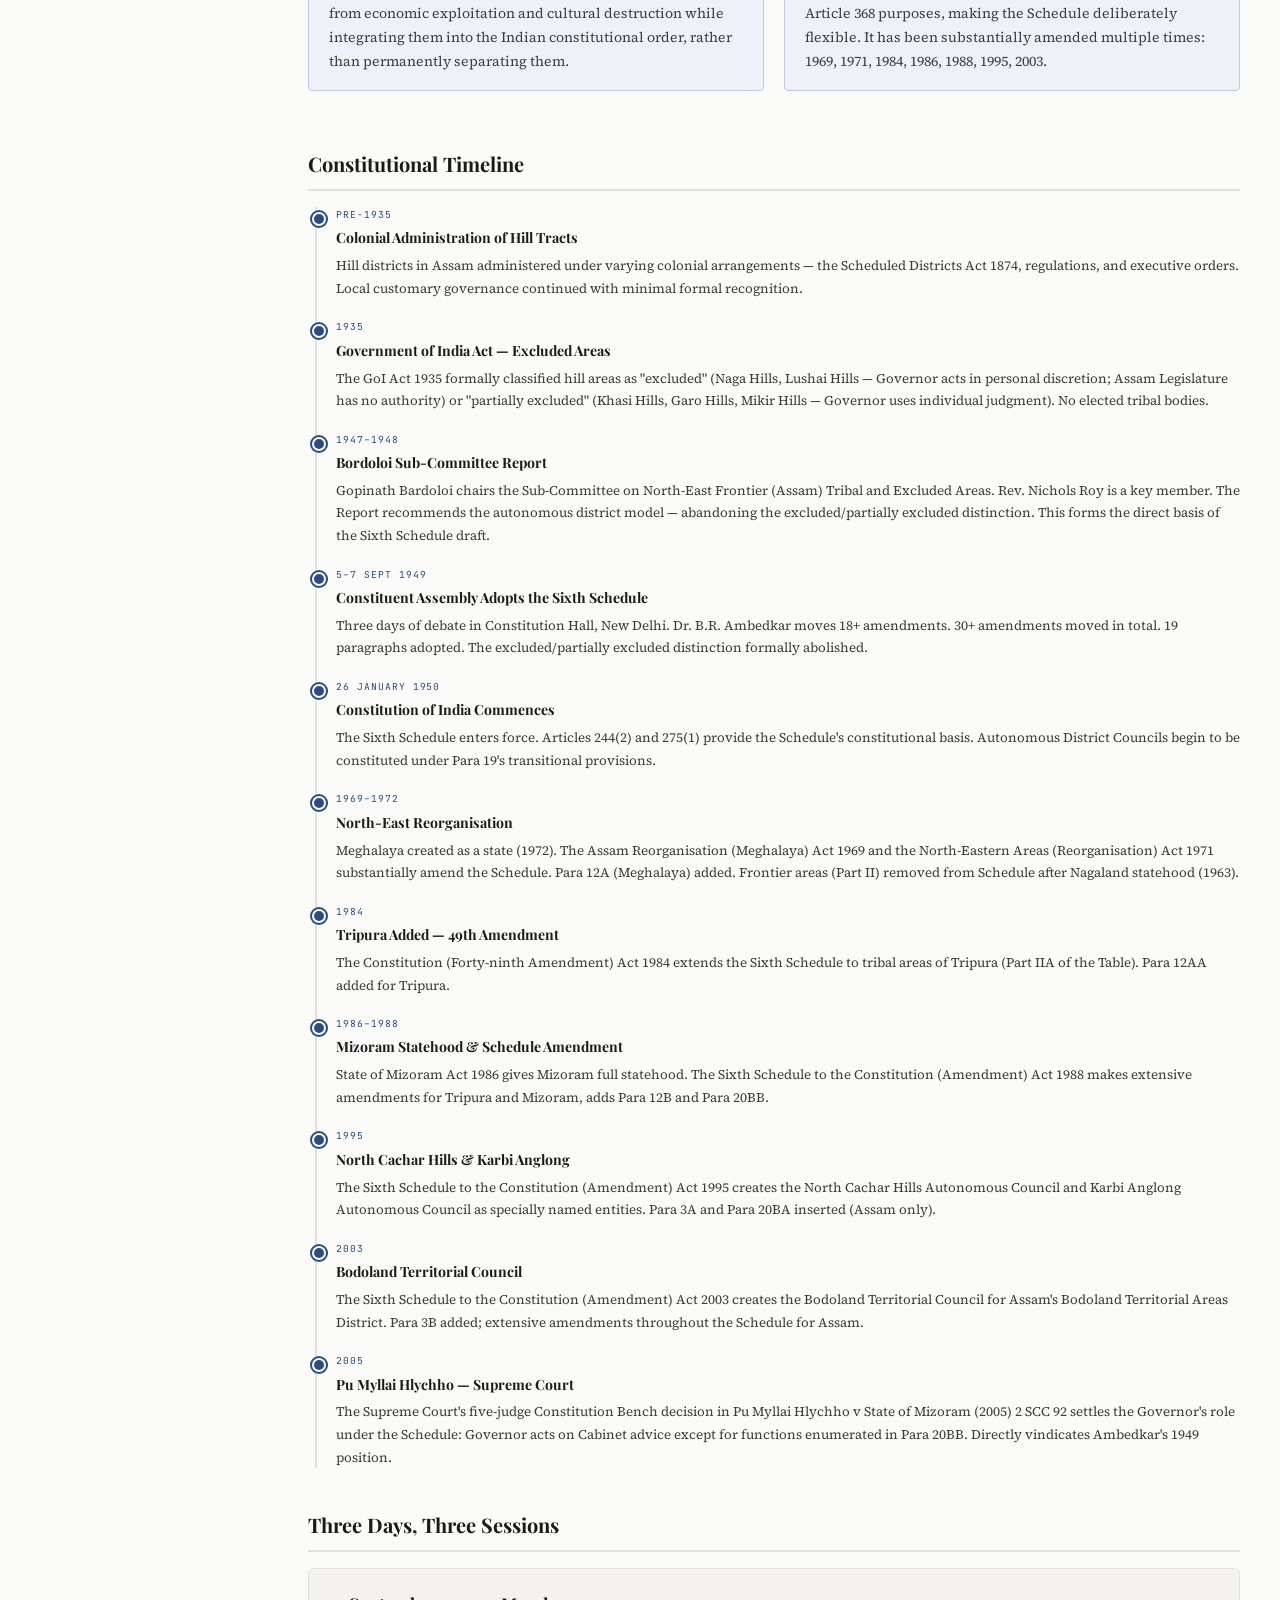
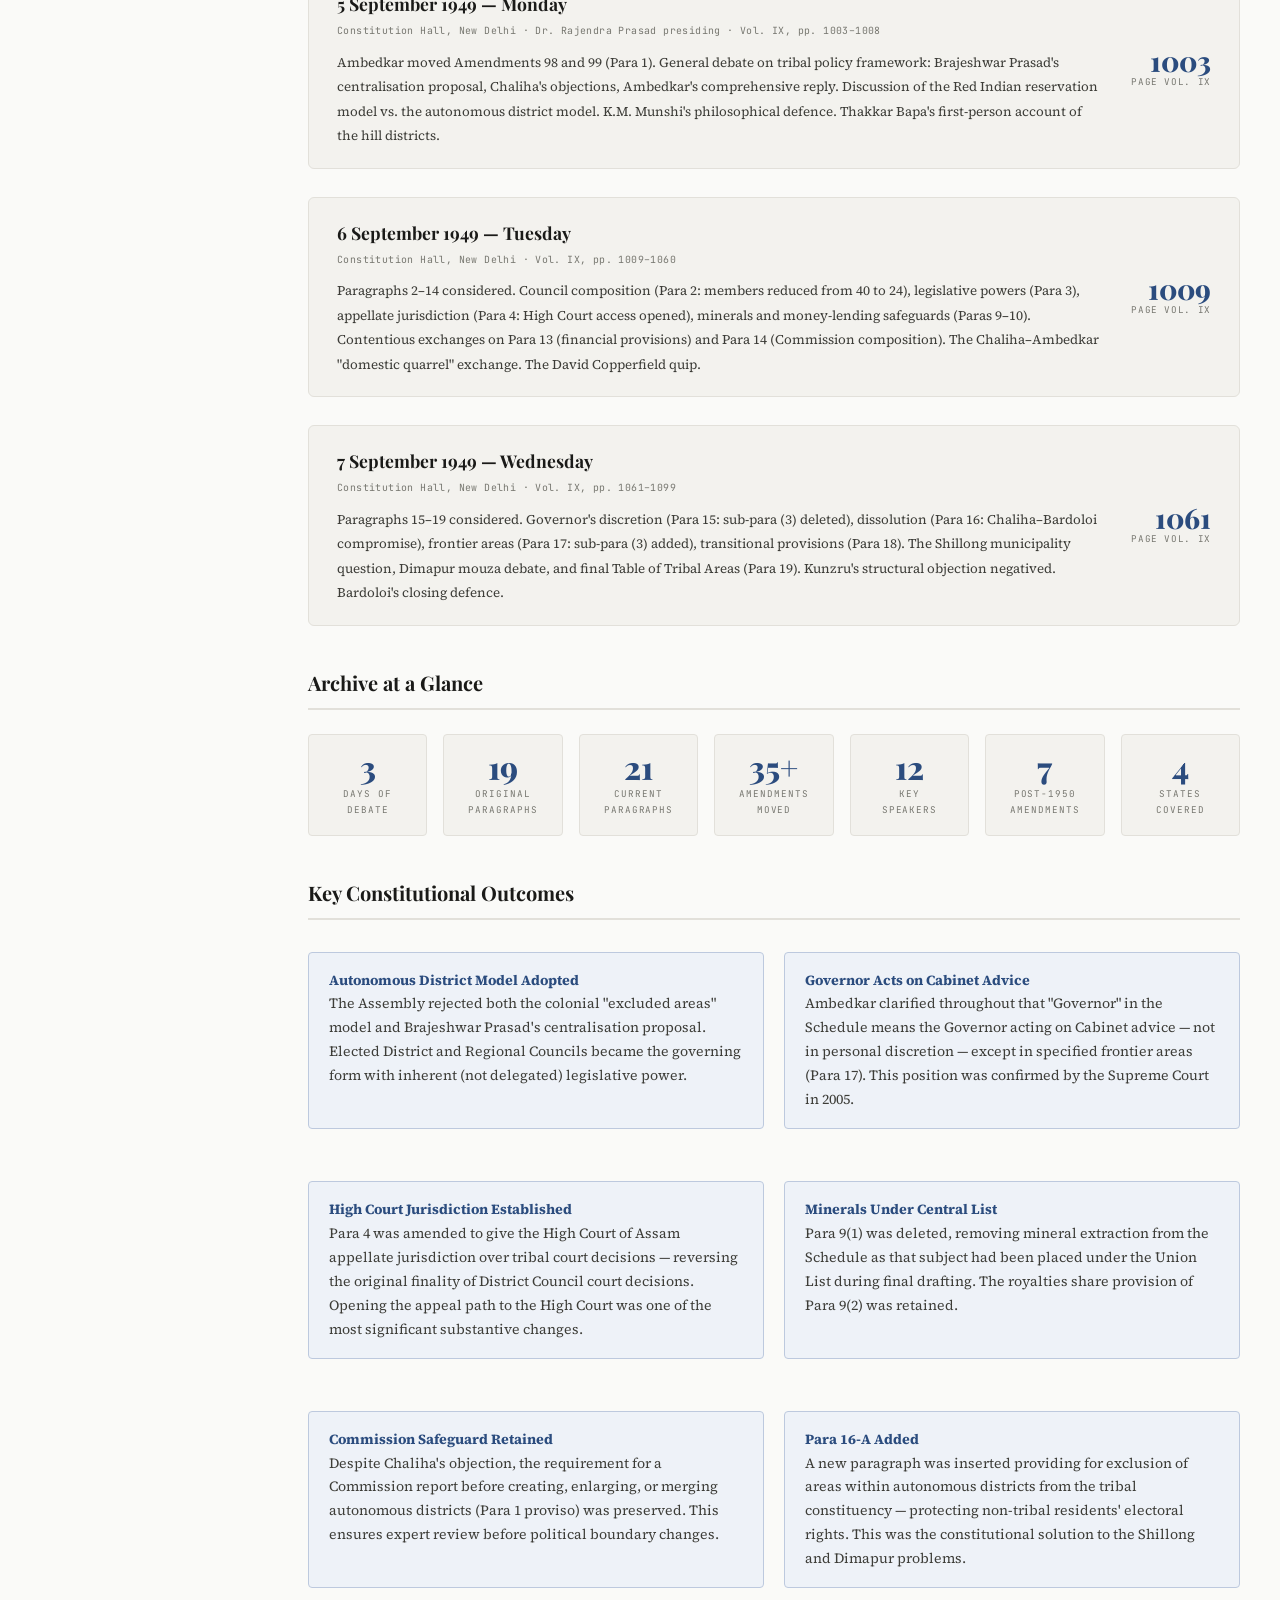
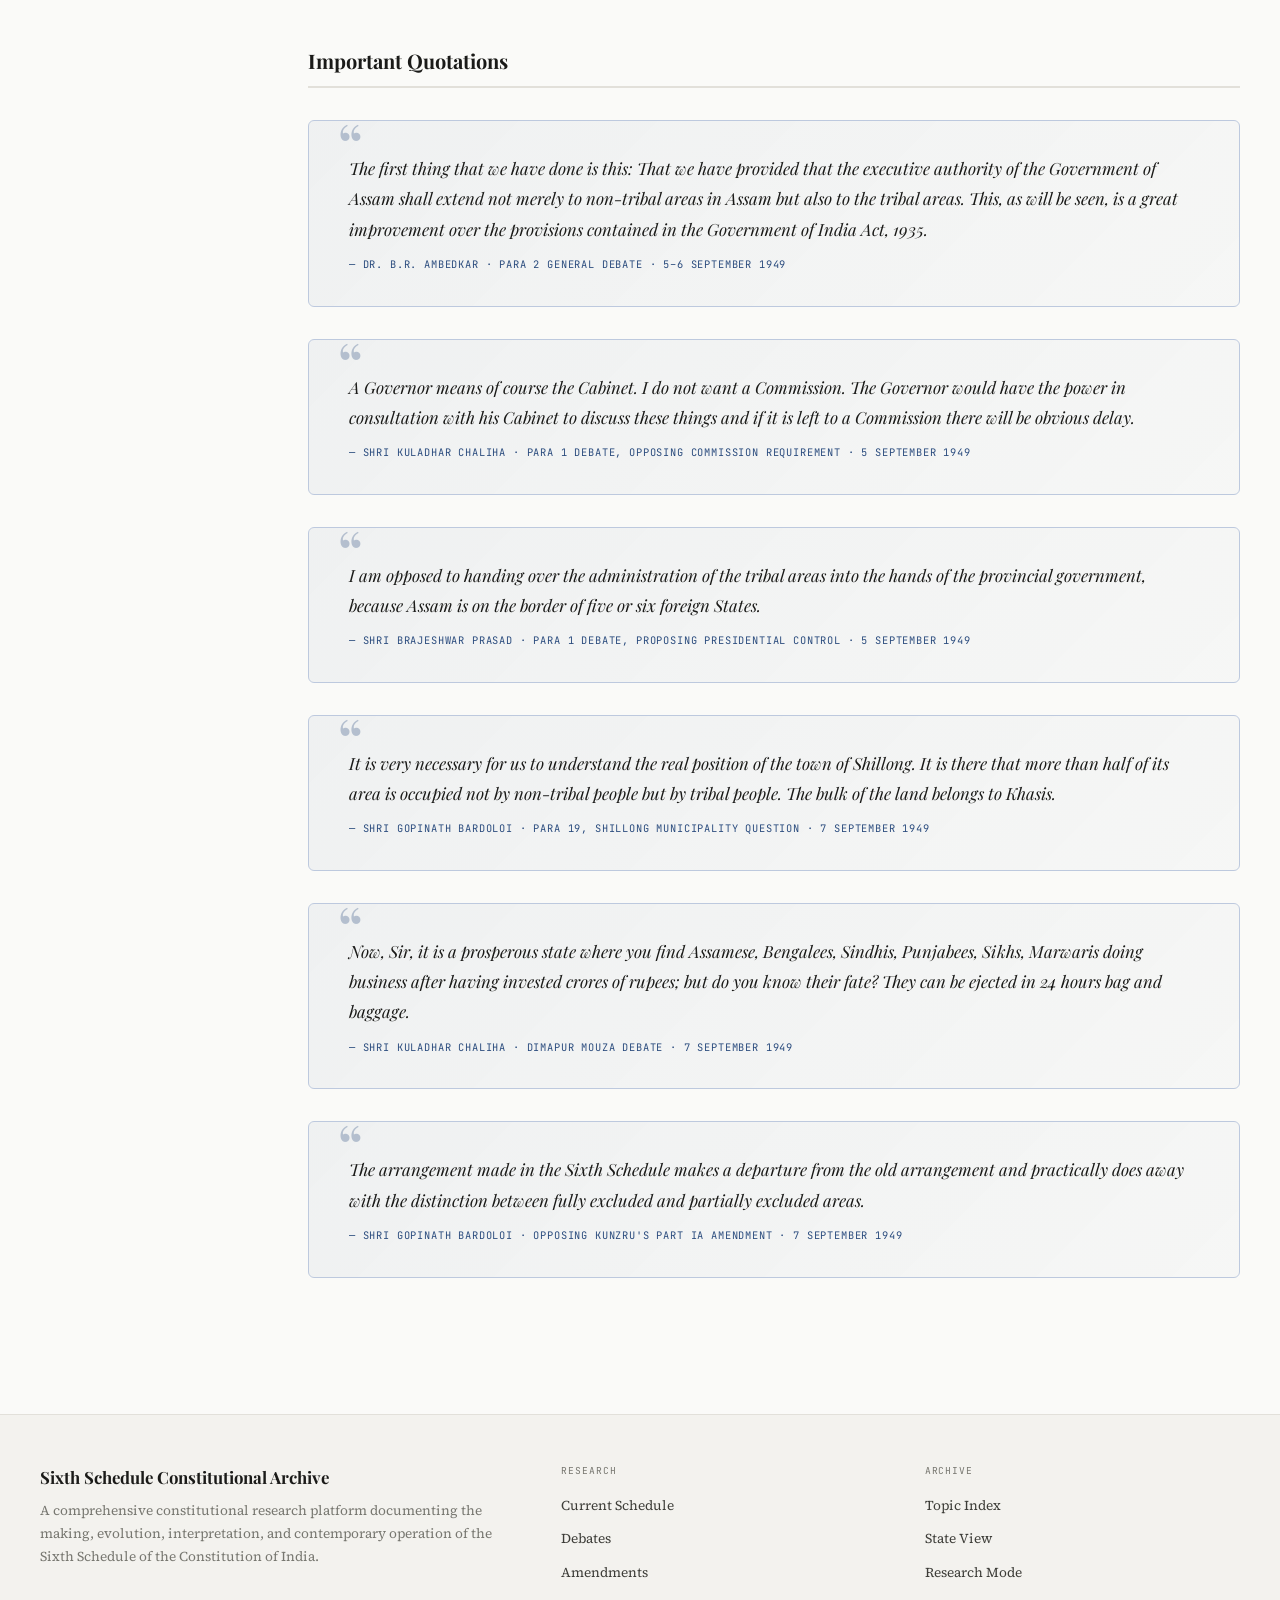
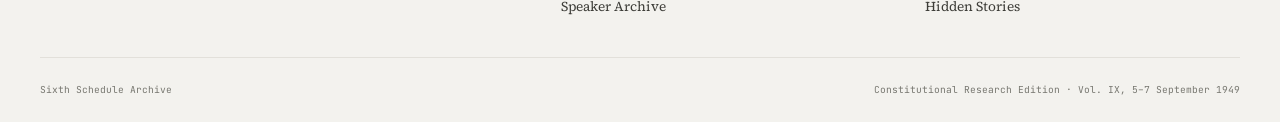
<file: debates.html>
<!DOCTYPE html>
<html lang="en" data-theme="light">
<head>
<meta charset="UTF-8">
<meta name="viewport" content="width=device-width, initial-scale=1.0">
<title>Constituent Assembly Debates — Sixth Schedule Archive</title>
<link rel="preconnect" href="https://fonts.googleapis.com">
<link href="https://fonts.googleapis.com/css2?family=Playfair+Display:ital,wght@0,400;0,600;0,700;0,900;1,400&family=Source+Serif+4:ital,opsz,wght@0,8..60,300;0,8..60,400;0,8..60,600;1,8..60,300;1,8..60,400&family=JetBrains+Mono:wght@300;400;500&display=swap" rel="stylesheet">
<style>
:root{
  --bg:#FAFAF8;--surface:#F3F2EE;--card-bg:#FFFFFF;
  --text-primary:#1A1A18;--text-secondary:#3D3D38;--text-muted:#777770;
  --accent:#2B4C7E;--accent-subtle:#BDC9DE;--accent-light:#EEF2F8;
  --border:#E2E0DA;--shadow:rgba(43,76,126,.12);
  --adopted-bg:#D1F2EB;--adopted-text:#0E6251;
  --negatived-bg:#FADBD8;--negatived-text:#922B21;
  --warn-bg:#FFF3CD;--warn-text:#856404;
}
[data-theme="dark"]{
  --bg:#12120F;--surface:#1E1E1A;--card-bg:#242420;
  --text-primary:#EEEEE8;--text-secondary:#C0C0B8;--text-muted:#888880;
  --accent:#6B93CC;--accent-subtle:#2B4C7E;--accent-light:#1A2335;
  --border:#2E2E28;--shadow:rgba(0,0,0,.35);
  --adopted-bg:#0A2E25;--adopted-text:#52C4A0;
  --negatived-bg:#2E0A0A;--negatived-text:#E57373;
  --warn-bg:#332800;--warn-text:#FFC107;
}
*{box-sizing:border-box;margin:0;padding:0;}
body{font-family:'Source Serif 4',serif;background:var(--bg);color:var(--text-primary);line-height:1.7;}
a{color:var(--accent);text-decoration:none;}
a:hover{text-decoration:underline;}
nav{position:sticky;top:0;z-index:100;background:var(--bg);border-bottom:1px solid var(--border);display:flex;align-items:center;padding:0 2rem;height:64px;gap:1.5rem;}
.nav-brand{display:flex;align-items:center;gap:.65rem;text-decoration:none;}
.nav-logo{width:38px;height:38px;object-fit:cover;border-radius:50%;flex-shrink:0;}
.nav-brand-text{font-family:'Playfair Display',serif;font-weight:700;font-size:.95rem;color:var(--text-primary);}
.nav-brand-sub{font-family:'JetBrains Mono',monospace;font-size:.55rem;letter-spacing:.1em;text-transform:uppercase;color:var(--text-muted);}
.nav-right{display:flex;align-items:center;gap:1rem;margin-left:auto;}
.nav-links{display:flex;gap:2px;}
.nav-link{font-family:'JetBrains Mono',monospace;font-size:.65rem;letter-spacing:.06em;text-transform:uppercase;padding:.4rem .75rem;border-radius:3px;color:var(--text-secondary);transition:all .2s;}
.nav-link:hover,.nav-link.active{color:var(--accent);background:var(--accent-light);}
.theme-toggle{display:flex;align-items:center;gap:.4rem;padding:.45rem .85rem;border:1px solid var(--border);border-radius:20px;font-family:'JetBrains Mono',monospace;font-size:.6rem;color:var(--text-secondary);transition:all .2s;cursor:pointer;background:none;}
.theme-toggle:hover{border-color:var(--accent);color:var(--accent);}
.toggle-dot{width:8px;height:8px;border-radius:50%;background:var(--accent);}
.breadcrumb-bar{padding:.75rem 2rem;font-family:'JetBrains Mono',monospace;font-size:.65rem;letter-spacing:.05em;color:var(--text-muted);border-bottom:1px solid var(--border);}
.breadcrumb-bar a{color:var(--accent);}
.page-header{border-bottom:1px solid var(--border);padding:2.5rem 2rem;background:var(--bg);}
.page-header-inner{max-width:1200px;margin:0 auto;}
.page-tag{font-family:'JetBrains Mono',monospace;font-size:.62rem;letter-spacing:.1em;text-transform:uppercase;color:var(--accent);margin-bottom:.6rem;}
.page-h1{font-family:'Playfair Display',serif;font-size:clamp(1.6rem,3vw,2.4rem);font-weight:800;color:var(--text-primary);line-height:1.15;margin-bottom:.75rem;}
.page-desc{font-size:.95rem;line-height:1.8;color:var(--text-secondary);max-width:700px;}
.page-tabs{display:flex;gap:0;border-bottom:2px solid var(--border);overflow-x:auto;scrollbar-width:none;background:var(--bg);position:sticky;top:64px;z-index:50;padding:0 2rem;}
.page-tabs::-webkit-scrollbar{display:none;}
.page-tab{padding:.9rem 1.2rem;font-family:'JetBrains Mono',monospace;font-size:.62rem;letter-spacing:.07em;text-transform:uppercase;color:var(--text-secondary);border:none;background:none;border-bottom:2px solid transparent;margin-bottom:-2px;white-space:nowrap;transition:all .2s;cursor:pointer;}
.page-tab:hover{color:var(--accent);}
.page-tab.active{color:var(--accent);border-bottom-color:var(--accent);font-weight:500;}
.subpage{display:none;padding:2.5rem 2rem;}
.subpage.active{display:block;}
.debate-layout{display:grid;grid-template-columns:220px 1fr;gap:3rem;max-width:1200px;margin:0 auto;}
@media(max-width:768px){.debate-layout{grid-template-columns:1fr;}}
.full-width-layout{max-width:1200px;margin:0 auto;}
.d-sidebar{position:sticky;top:130px;align-self:start;max-height:calc(100vh - 160px);overflow-y:auto;scrollbar-width:thin;scrollbar-color:var(--border) transparent;}
.d-sidebar-title{font-family:'JetBrains Mono',monospace;font-size:.6rem;letter-spacing:.12em;text-transform:uppercase;color:var(--text-muted);margin-bottom:.75rem;margin-top:1.5rem;}
.d-sidebar-title:first-child{margin-top:0;}
.d-sidebar-nav{list-style:none;}
.d-sidebar-nav li a{display:block;padding:.45rem .75rem;font-size:.83rem;color:var(--text-secondary);border-left:2px solid transparent;transition:all .2s;border-radius:0 3px 3px 0;}
.d-sidebar-nav li a:hover{color:var(--accent);border-left-color:var(--accent-subtle);background:var(--accent-light);}
.d-sidebar-nav li a.active{color:var(--accent);border-left-color:var(--accent);background:var(--accent-light);font-weight:600;}
.section-label{font-family:'JetBrains Mono',monospace;font-size:.62rem;letter-spacing:.12em;text-transform:uppercase;color:var(--accent);margin-bottom:.5rem;}
.section-title{font-family:'Playfair Display',serif;font-size:1.75rem;font-weight:800;color:var(--text-primary);line-height:1.2;margin-bottom:1rem;}
.section-lead{font-size:1rem;line-height:1.85;color:var(--text-secondary);margin-bottom:2rem;max-width:720px;}
.h2{font-family:'Playfair Display',serif;font-size:1.25rem;font-weight:700;color:var(--text-primary);margin:2rem 0 1rem;padding-bottom:.5rem;border-bottom:2px solid var(--border);}
.h3{font-family:'Playfair Display',serif;font-size:1rem;font-weight:700;color:var(--text-primary);margin:1.25rem 0 .6rem;}
.prose{font-size:.9rem;line-height:1.85;color:var(--text-secondary);margin-bottom:.75rem;}
.prose:last-child{margin-bottom:0;}
.para-card{background:var(--card-bg);border:1px solid var(--border);border-radius:6px;margin-bottom:1.5rem;overflow:hidden;transition:box-shadow .2s;}
.para-card:hover{box-shadow:0 4px 18px var(--shadow);}
.para-card-head{padding:1.1rem 1.5rem;display:flex;align-items:center;gap:1rem;cursor:pointer;background:var(--surface);border-bottom:1px solid var(--border);transition:background .2s;}
.para-card-head:hover{background:var(--accent-light);}
.para-num{width:40px;height:40px;flex-shrink:0;border-radius:50%;background:var(--accent);color:#fff;display:flex;align-items:center;justify-content:center;font-family:'Playfair Display',serif;font-weight:800;font-size:.85rem;}
.para-info{flex:1;}
.para-title{font-family:'Playfair Display',serif;font-weight:700;font-size:.95rem;color:var(--text-primary);}
.para-meta{font-family:'JetBrains Mono',monospace;font-size:.6rem;letter-spacing:.06em;color:var(--text-muted);margin-top:3px;}
.para-body{padding:1.5rem;display:none;}
.para-body.open{display:block;}
.para-toggle{color:var(--text-muted);font-size:.75rem;transition:transform .2s;}
.para-toggle.open{transform:rotate(180deg);}
.q-block{border-left:3px solid var(--accent);padding:.9rem 1.25rem;margin:1rem 0;background:var(--surface);border-radius:0 4px 4px 0;}
.q-block p{font-size:.9rem;line-height:1.85;color:var(--text-secondary);font-style:italic;}
.q-speaker{font-family:'JetBrains Mono',monospace;font-size:.62rem;color:var(--accent);letter-spacing:.06em;margin-top:.5rem;text-transform:uppercase;}
.pull-quote{margin:2rem 0;padding:2rem 2.5rem;background:linear-gradient(135deg,rgba(43,76,126,.05),rgba(43,76,126,.02));border:1px solid var(--accent-subtle);border-radius:6px;position:relative;}
.pull-quote::before{content:'\201C';position:absolute;top:-.5rem;left:1.75rem;font-family:'Playfair Display',serif;font-size:4rem;color:var(--accent);opacity:.3;line-height:1;}
.pull-quote p{font-family:'Playfair Display',serif;font-style:italic;font-size:1.05rem;line-height:1.8;color:var(--text-primary);}
.pull-quote cite{display:block;margin-top:.75rem;font-family:'JetBrains Mono',monospace;font-size:.65rem;letter-spacing:.08em;color:var(--accent);text-transform:uppercase;font-style:normal;}
.amend-table{width:100%;border-collapse:collapse;margin:1rem 0;font-size:.84rem;}
.amend-table th{font-family:'JetBrains Mono',monospace;font-size:.6rem;letter-spacing:.08em;text-transform:uppercase;color:var(--text-muted);background:var(--surface);padding:.6rem .9rem;text-align:left;border-bottom:2px solid var(--border);}
.amend-table td{padding:.7rem .9rem;border-bottom:1px solid var(--border);vertical-align:top;color:var(--text-secondary);line-height:1.6;}
.amend-table tr:last-child td{border-bottom:none;}
.amend-table tr:hover td{background:var(--surface);}
.pill{display:inline-block;padding:2px 8px;font-family:'JetBrains Mono',monospace;font-size:.58rem;letter-spacing:.06em;text-transform:uppercase;border-radius:3px;}
.pill-adopted{background:var(--adopted-bg);color:var(--adopted-text);}
.pill-negatived{background:var(--negatived-bg);color:var(--negatived-text);}
.pill-withdrawn{background:var(--warn-bg);color:var(--warn-text);}
.badge{display:inline-block;padding:3px 10px;font-family:'JetBrains Mono',monospace;font-size:.6rem;letter-spacing:.06em;text-transform:uppercase;border-radius:3px;}
.badge-accent{background:var(--accent-light);color:var(--accent);border:1px solid var(--accent-subtle);}
.badge-warn{background:var(--warn-bg);color:var(--warn-text);border:1px solid #D4AA40;}
.badge-success{background:var(--adopted-bg);color:var(--adopted-text);}
.hl-box{background:var(--accent-light);border:1px solid var(--accent-subtle);border-radius:4px;padding:1rem 1.25rem;margin:1rem 0;font-size:.88rem;line-height:1.7;color:var(--text-secondary);}
.hl-box strong{color:var(--accent);}
.warn-box{background:var(--warn-bg);border:1px solid #F0D070;border-radius:4px;padding:1rem 1.25rem;margin:1rem 0;font-size:.88rem;line-height:1.7;color:var(--warn-text);}
[data-theme="dark"] .warn-box{border-color:#5A4500;}
.stat-row{display:flex;gap:1rem;flex-wrap:wrap;margin:1.5rem 0;}
.stat-box{flex:1;min-width:100px;background:var(--surface);border:1px solid var(--border);border-radius:4px;padding:1rem 1.25rem;text-align:center;}
.stat-num{font-family:'Playfair Display',serif;font-size:2rem;font-weight:800;color:var(--accent);line-height:1;}
.stat-label{font-family:'JetBrains Mono',monospace;font-size:.58rem;letter-spacing:.1em;text-transform:uppercase;color:var(--text-muted);margin-top:4px;}
.session-banner{background:var(--surface);border:1px solid var(--border);border-radius:6px;padding:1.25rem 1.75rem;display:flex;align-items:center;justify-content:space-between;gap:2rem;margin-bottom:1.75rem;}
.session-date{font-family:'Playfair Display',serif;font-weight:700;font-size:1.1rem;}
.session-details{font-family:'JetBrains Mono',monospace;font-size:.62rem;color:var(--text-muted);letter-spacing:.04em;margin-top:4px;}
.session-pageref{text-align:right;flex-shrink:0;}
.session-pagenum{font-family:'Playfair Display',serif;font-weight:800;font-size:1.75rem;color:var(--accent);line-height:1;}
.session-pagelabel{font-family:'JetBrains Mono',monospace;font-size:.58rem;color:var(--text-muted);letter-spacing:.07em;text-transform:uppercase;}
.speaker-card{background:var(--card-bg);border:1px solid var(--border);border-radius:6px;margin-bottom:.85rem;overflow:hidden;}
.speaker-head{padding:.9rem 1.25rem;display:flex;align-items:center;gap:.85rem;cursor:pointer;background:var(--surface);transition:background .2s;}
.speaker-head:hover{background:var(--accent-light);}
.spkr-avatar{width:34px;height:34px;border-radius:50%;flex-shrink:0;background:var(--accent);color:white;display:flex;align-items:center;justify-content:center;font-family:'Playfair Display',serif;font-weight:700;font-size:.75rem;}
.spkr-name{font-family:'Playfair Display',serif;font-weight:600;font-size:.9rem;color:var(--text-primary);}
.spkr-meta{font-family:'JetBrains Mono',monospace;font-size:.58rem;color:var(--text-muted);letter-spacing:.04em;margin-top:2px;}
.speaker-body{padding:1.1rem 1.25rem;display:none;border-top:1px solid var(--border);}
.speaker-body.open{display:block;}
.state-tabs{display:flex;gap:0;border:1px solid var(--border);border-radius:6px;overflow:hidden;margin-bottom:1.5rem;flex-wrap:wrap;}
.state-tab{flex:1;min-width:80px;text-align:center;padding:.85rem .5rem;font-family:'JetBrains Mono',monospace;font-size:.65rem;letter-spacing:.05em;text-transform:uppercase;cursor:pointer;border:none;background:var(--surface);color:var(--text-secondary);border-right:1px solid var(--border);transition:background .2s,color .2s;}
.state-tab:last-child{border-right:none;}
.state-tab:hover{background:var(--accent-light);color:var(--accent);}
.state-tab.active{background:var(--accent);color:white;}
.state-panel{display:none;}
.state-panel.active{display:block;}
.c-timeline{position:relative;padding-left:28px;}
.c-timeline::before{content:'';position:absolute;left:7px;top:0;bottom:0;width:2px;background:var(--border);}
.c-titem{position:relative;margin-bottom:1.25rem;}
.c-titem::before{content:'';position:absolute;left:-24px;top:5px;width:10px;height:10px;border-radius:50%;background:var(--accent);border:2px solid var(--bg);box-shadow:0 0 0 2px var(--accent);}
.c-tdate{font-family:'JetBrains Mono',monospace;font-size:.6rem;letter-spacing:.1em;color:var(--accent);text-transform:uppercase;margin-bottom:3px;}
.c-ttitle{font-family:'Playfair Display',serif;font-weight:700;font-size:.88rem;color:var(--text-primary);margin-bottom:4px;}
.c-tbody{font-size:.83rem;line-height:1.7;color:var(--text-secondary);}
.two-col{display:grid;grid-template-columns:1fr 1fr;gap:1.25rem;}
@media(max-width:640px){.two-col{grid-template-columns:1fr;}}
.three-col{display:grid;grid-template-columns:1fr 1fr 1fr;gap:1.25rem;}
@media(max-width:900px){.three-col{grid-template-columns:1fr 1fr;}}
@media(max-width:600px){.three-col{grid-template-columns:1fr;}}
.search-bar{display:flex;gap:.5rem;}
.search-bar input{flex:1;padding:.65rem 1rem;border:1px solid var(--border);border-radius:4px;background:var(--surface);color:var(--text-primary);font-family:'Source Serif 4',serif;font-size:.9rem;outline:none;transition:border-color .2s;}
.search-bar input:focus{border-color:var(--accent);}
.search-bar button{padding:.65rem 1.25rem;background:var(--accent);color:white;border:none;border-radius:4px;font-family:'JetBrains Mono',monospace;font-size:.65rem;letter-spacing:.06em;text-transform:uppercase;cursor:pointer;}
.debate-day-header{background:var(--surface);border:1px solid var(--border);border-radius:6px;padding:1.5rem 2rem;margin-bottom:2rem;position:relative;overflow:hidden;}
.debate-day-header::before{content:'';position:absolute;left:0;top:0;bottom:0;width:4px;background:var(--accent);}
.debate-day-date{font-family:'Playfair Display',serif;font-size:1.3rem;font-weight:800;color:var(--text-primary);}
.debate-day-meta{font-family:'JetBrains Mono',monospace;font-size:.62rem;color:var(--text-muted);letter-spacing:.06em;margin-top:4px;}
.debate-day-summary{font-size:.9rem;color:var(--text-secondary);margin-top:.75rem;line-height:1.7;}
.speech-block{margin-bottom:2rem;border-left:3px solid var(--border);padding-left:1.5rem;transition:border-color .2s;}
.speech-block:hover{border-left-color:var(--accent-subtle);}
.speech-block.president{border-left-color:#6E2FA0;}
.speech-speaker{display:flex;align-items:baseline;gap:.75rem;margin-bottom:.5rem;flex-wrap:wrap;}
.speech-name{font-family:'Playfair Display',serif;font-weight:700;font-size:.95rem;color:var(--text-primary);}
.speech-role{font-family:'JetBrains Mono',monospace;font-size:.58rem;letter-spacing:.08em;text-transform:uppercase;color:var(--text-muted);}
.speech-pageref{font-family:'JetBrains Mono',monospace;font-size:.58rem;color:var(--accent);margin-left:auto;}
.speech-text{font-size:.9rem;line-height:1.9;color:var(--text-secondary);}
.speech-text p{margin-bottom:.65rem;}
.speech-text p:last-child{margin-bottom:0;}
.speech-outcome{font-family:'JetBrains Mono',monospace;font-size:.62rem;letter-spacing:.06em;text-transform:uppercase;margin-top:.65rem;}
.archive-entry{background:var(--card-bg);border:1px solid var(--border);border-radius:6px;margin-bottom:2rem;overflow:hidden;}
.archive-entry-header{background:var(--surface);border-bottom:1px solid var(--border);padding:1.25rem 1.5rem;display:flex;align-items:center;gap:1rem;}
.archive-para-badge{font-family:'Playfair Display',serif;font-weight:800;font-size:1.1rem;color:var(--accent);background:var(--accent-light);border:2px solid var(--accent-subtle);border-radius:6px;padding:.25rem .75rem;white-space:nowrap;}
.archive-para-title{font-family:'Playfair Display',serif;font-weight:700;font-size:1rem;color:var(--text-primary);}
.archive-tabs{display:flex;border-bottom:1px solid var(--border);background:var(--surface);overflow-x:auto;scrollbar-width:none;}
.archive-tabs::-webkit-scrollbar{display:none;}
.archive-tab{padding:.65rem 1rem;font-family:'JetBrains Mono',monospace;font-size:.6rem;letter-spacing:.08em;text-transform:uppercase;color:var(--text-muted);border:none;background:none;border-bottom:2px solid transparent;margin-bottom:-1px;white-space:nowrap;cursor:pointer;transition:all .2s;}
.archive-tab.active{color:var(--accent);border-bottom-color:var(--accent);}
.archive-panel{display:none;padding:1.5rem;}
.archive-panel.active{display:block;}
.topic-grid{display:grid;grid-template-columns:repeat(auto-fill,minmax(180px,1fr));gap:.75rem;margin:1.5rem 0;}
.topic-btn{padding:.75rem 1rem;background:var(--surface);border:1px solid var(--border);border-radius:6px;font-family:'JetBrains Mono',monospace;font-size:.65rem;letter-spacing:.06em;text-transform:uppercase;color:var(--text-secondary);cursor:pointer;text-align:left;transition:all .2s;}
.topic-btn:hover,.topic-btn.active{background:var(--accent);color:white;border-color:var(--accent);}
.topic-count{font-size:.7rem;color:var(--text-muted);margin-top:.25rem;font-family:'Playfair Display',serif;font-style:italic;}
.topic-btn.active .topic-count{color:rgba(255,255,255,.7);}
.topic-panel{display:none;padding:1.5rem;background:var(--card-bg);border:1px solid var(--border);border-radius:6px;margin-top:1rem;}
.topic-panel.active{display:block;}
.fact-card{background:var(--card-bg);border:1px solid var(--border);border-radius:8px;margin-bottom:1.5rem;overflow:hidden;}
.fact-card-header{padding:1.25rem 1.5rem;background:linear-gradient(135deg,rgba(43,76,126,.06),rgba(43,76,126,.02));border-bottom:1px solid var(--border);display:flex;align-items:flex-start;gap:1rem;}
.fact-icon{font-size:1.5rem;flex-shrink:0;}
.fact-title{font-family:'Playfair Display',serif;font-weight:800;font-size:1.05rem;color:var(--text-primary);line-height:1.3;}
.fact-subtitle{font-family:'JetBrains Mono',monospace;font-size:.6rem;color:var(--accent);letter-spacing:.08em;text-transform:uppercase;margin-top:4px;}
.fact-body{padding:1.5rem;}
.fact-context{font-family:'JetBrains Mono',monospace;font-size:.62rem;letter-spacing:.06em;text-transform:uppercase;color:var(--text-muted);margin-bottom:.5rem;}
.research-mode-bar{background:var(--surface);border:1px solid var(--border);border-radius:8px;padding:1.5rem;margin-bottom:2rem;}
.research-filters{display:flex;flex-wrap:wrap;gap:.75rem;margin-top:1rem;}
.rf-select{padding:.5rem .85rem;border:1px solid var(--border);border-radius:4px;background:var(--surface);color:var(--text-primary);font-family:'JetBrains Mono',monospace;font-size:.65rem;outline:none;}
.research-result-card{background:var(--card-bg);border:1px solid var(--border);border-radius:6px;padding:1.25rem 1.5rem;margin-bottom:1rem;cursor:pointer;transition:all .2s;}
.research-result-card:hover{border-color:var(--accent);box-shadow:0 2px 10px var(--shadow);}
.rr-type{font-family:'JetBrains Mono',monospace;font-size:.58rem;letter-spacing:.1em;text-transform:uppercase;color:var(--accent);margin-bottom:.4rem;}
.rr-title{font-family:'Playfair Display',serif;font-weight:700;font-size:.95rem;color:var(--text-primary);margin-bottom:.35rem;}
.rr-excerpt{font-size:.85rem;line-height:1.7;color:var(--text-secondary);}
.rr-meta{font-family:'JetBrains Mono',monospace;font-size:.6rem;color:var(--text-muted);margin-top:.5rem;display:flex;gap:1rem;flex-wrap:wrap;}
.citation-box{background:var(--surface);border:1px solid var(--border);border-radius:4px;padding:1rem 1.25rem;font-family:'JetBrains Mono',monospace;font-size:.75rem;color:var(--text-secondary);line-height:1.6;position:relative;}
.copy-btn{position:absolute;top:.5rem;right:.5rem;padding:.3rem .7rem;background:var(--accent);color:white;border:none;border-radius:3px;font-family:'JetBrains Mono',monospace;font-size:.55rem;cursor:pointer;}
.notes-panel{background:var(--surface);border:1px solid var(--border);border-radius:6px;padding:1.25rem;}
.notes-panel textarea{width:100%;min-height:150px;padding:.75rem 1rem;background:var(--card-bg);border:1px solid var(--border);border-radius:4px;color:var(--text-primary);font-family:'Source Serif 4',serif;font-size:.9rem;resize:vertical;outline:none;}
.schedule-section{background:var(--card-bg);border:1px solid var(--border);border-radius:6px;margin-bottom:1.5rem;overflow:hidden;}
.schedule-section-head{padding:1rem 1.5rem;background:var(--surface);border-bottom:1px solid var(--border);display:flex;align-items:center;gap:1rem;cursor:pointer;}
.schedule-section-head:hover{background:var(--accent-light);}
.sch-num{font-family:'Playfair Display',serif;font-weight:800;font-size:.9rem;color:var(--accent);background:var(--accent-light);border:1px solid var(--accent-subtle);border-radius:4px;padding:.2rem .6rem;flex-shrink:0;}
.sch-title{font-family:'Playfair Display',serif;font-weight:700;font-size:.95rem;color:var(--text-primary);flex:1;}
.sch-body{padding:1.5rem;display:none;}
.sch-body.open{display:block;}
.schedule-verbatim{font-family:'Source Serif 4',serif;font-size:.9rem;line-height:2;color:var(--text-secondary);white-space:pre-wrap;border:1px solid var(--border);border-radius:4px;padding:1.25rem;background:var(--surface);margin:1rem 0;}
.footnote-block{border-top:1px solid var(--border);margin-top:1rem;padding-top:.75rem;}
.footnote{font-family:'Source Serif 4',serif;font-size:.78rem;line-height:1.7;color:var(--text-muted);margin-bottom:.4rem;}
.cross-links{display:flex;flex-wrap:wrap;gap:.5rem;margin-top:.75rem;}
.cross-link{display:inline-block;padding:3px 10px;background:var(--accent-light);border:1px solid var(--accent-subtle);border-radius:3px;font-family:'JetBrains Mono',monospace;font-size:.58rem;letter-spacing:.06em;text-transform:uppercase;color:var(--accent);cursor:pointer;transition:all .2s;}
.cross-link:hover{background:var(--accent);color:white;}
footer{background:var(--surface);border-top:1px solid var(--border);margin-top:4rem;padding:3rem 2rem 1.5rem;}
.footer-inner{max-width:1200px;margin:0 auto;display:grid;grid-template-columns:1.5fr 1fr 1fr;gap:3rem;margin-bottom:2rem;}
@media(max-width:640px){.footer-inner{grid-template-columns:1fr;}}
.footer-brand-text{font-family:'Playfair Display',serif;font-weight:700;font-size:1.05rem;color:var(--text-primary);margin-bottom:.5rem;}
.footer-desc{font-size:.85rem;line-height:1.7;color:var(--text-muted);}
.footer-col-title{font-family:'JetBrains Mono',monospace;font-size:.6rem;letter-spacing:.1em;text-transform:uppercase;color:var(--text-muted);margin-bottom:.75rem;}
.footer-links{list-style:none;}
.footer-links li{margin-bottom:.4rem;}
.footer-links a{font-size:.85rem;color:var(--text-secondary);transition:color .2s;}
.footer-links a:hover{color:var(--accent);}
.footer-bottom{max-width:1200px;margin:0 auto;padding-top:1.5rem;border-top:1px solid var(--border);display:flex;justify-content:space-between;font-family:'JetBrains Mono',monospace;font-size:.6rem;color:var(--text-muted);}
</style>
</head>
<body>

<nav>
  <a href="index.html" class="nav-brand">
    <img src="six.png" class="nav-logo" alt="Sixth Schedule Archive Logo">
    <div><div class="nav-brand-text">Sixth Schedule Archive</div><div class="nav-brand-sub">Living Constitutional Record</div></div>
  </a>
  <div class="nav-right">
    <div class="nav-links">
      <a href="index.html" class="nav-link">Home</a>
      <a href="cases.html" class="nav-link">Cases</a>
      <a href="debates.html" class="nav-link active">Debates</a>
      <a href="evolution.html" class="nav-link">Evolution</a>
      <a href="articles.html" class="nav-link">Articles</a>
      <a href="news.html" class="nav-link">News</a>
      <a href="about.html" class="nav-link">About</a>
    </div>
    <button class="theme-toggle" id="themeToggle"><div class="toggle-dot"></div><span id="toggleLabel">Light</span></button>
  </div>
</nav>

<div class="breadcrumb-bar"><a href="index.html">Home</a> › Constituent Assembly Debates — Sixth Schedule</div>

<div class="page-header">
  <div class="page-header-inner">
    <div class="page-tag">📜 Constitutional Research Platform · Vol. IX, 5–7 September 1949</div>
    <h1 class="page-h1">Constituent Assembly Debates<br>Sixth Schedule Archive</h1>
    <p class="page-desc">A complete constitutional research platform for the Sixth Schedule — debates verbatim, current constitutional text, paragraph-by-paragraph evolution, speaker profiles, amendment tracker, and multi-pathway research tools. The foundational record of tribal self-governance in India's Constitution.</p>
  </div>
</div>

<div class="page-tabs" id="pageTabs">
  <button class="page-tab active" data-page="overview">01 Overview</button>
  <button class="page-tab" data-page="current-schedule">02 Current Schedule</button>
  <button class="page-tab" data-page="debates">03 CA Debates</button>
  <button class="page-tab" data-page="para-archive">04 Para Archive</button>
  <button class="page-tab" data-page="amendments">05 Amendments</button>
  <button class="page-tab" data-page="speakers">06 Speaker Archive</button>
  <button class="page-tab" data-page="topics">07 Topic Index</button>
  <button class="page-tab" data-page="state-view">08 State View</button>
  <button class="page-tab" data-page="hidden-stories">09 Hidden Stories</button>
  <button class="page-tab" data-page="research">10 Research Mode</button>
</div>

<!-- TAB 1: OVERVIEW -->
<div class="subpage active" id="page-overview">
<div class="debate-layout">
<aside class="d-sidebar">
  <div class="d-sidebar-title">On This Page</div>
  <ul class="d-sidebar-nav">
    <li><a href="#ov-intro">Introduction</a></li>
    <li><a href="#ov-purpose">Purpose &amp; Significance</a></li>
    <li><a href="#ov-timeline">Constitutional Timeline</a></li>
    <li><a href="#ov-sessions">Three Sessions</a></li>
    <li><a href="#ov-stats">At a Glance</a></li>
    <li><a href="#ov-outcomes">Key Outcomes</a></li>
    <li><a href="#ov-quotations">Important Quotations</a></li>
  </ul>
  <div class="d-sidebar-title">Research Pathways</div>
  <ul class="d-sidebar-nav">
    <li><a href="#" onclick="switchPage('current-schedule');return false;">→ Current Schedule Text</a></li>
    <li><a href="#" onclick="switchPage('debates');return false;">→ Debate Transcripts</a></li>
    <li><a href="#" onclick="switchPage('para-archive');return false;">→ Para-by-Para Archive</a></li>
    <li><a href="#" onclick="switchPage('amendments');return false;">→ All Amendments</a></li>
    <li><a href="#" onclick="switchPage('speakers');return false;">→ Speaker Archive</a></li>
    <li><a href="#" onclick="switchPage('topics');return false;">→ Topic Index</a></li>
    <li><a href="#" onclick="switchPage('state-view');return false;">→ State-wise View</a></li>
    <li><a href="#" onclick="switchPage('hidden-stories');return false;">→ Hidden Stories</a></li>
    <li><a href="#" onclick="switchPage('research');return false;">→ Research Mode</a></li>
  </ul>
</aside>
<main>
  <section id="ov-intro">
    <div class="section-label">Constitutional Research Platform</div>
    <h1 class="section-title">The Making of the Sixth Schedule</h1>
    <p class="section-lead">Over three days in September 1949, the Constituent Assembly debated and finalised the constitutional framework for tribal self-governance in the hill areas of Assam. The result — the Sixth Schedule — remains one of the most sophisticated instruments of asymmetric federalism in the Indian Constitution. It now applies to tribal areas in Assam, Meghalaya, Tripura and Mizoram.</p>
    <div class="pull-quote">
      <p>We want that the Scheduled tribes in the whole country should be protected from the destructive compact of races possessing a higher and more aggressive culture and should be encouraged to develop their own autonomous life; at the same time we want them to take a larger part in the life of the country. They should not be isolated communities or little republics to be perpetuated for ever.</p>
      <cite>— Shri K.M. Munshi, Bombay · 5 September 1949</cite>
    </div>
    <p class="prose">The Sixth Schedule emerged from the work of the Bordoloi Sub-Committee on North-East Frontier (Assam) Tribal and Excluded Areas, chaired by Gopinath Bardoloi, Premier of Assam. Its key architects included Rev. J.J.M. Nichols Roy, representing the Khasi Hills, and Dr. B.R. Ambedkar as the primary drafter and floor manager of the Schedule in the Assembly. The debates began on 5 September 1949 and ran through 7 September, covering all 19 paragraphs of the original Schedule in sequence, with Dr. Rajendra Prasad presiding as President of the Assembly.</p>
  </section>
  <section id="ov-purpose" style="margin-top:2.5rem;">
    <div class="h2">Purpose of the Sixth Schedule</div>
    <div class="two-col">
      <div class="hl-box"><strong>Constitutional Accommodation</strong><br>The Schedule provides a formal constitutional status to autonomous governance structures for tribal communities in the hill areas of Assam (now also Meghalaya, Tripura and Mizoram), with District Councils and Regional Councils having elected legislatures, judicial powers, and administrative authority.</div>
      <div class="hl-box"><strong>Break from the Colonial Model</strong><br>The Schedule deliberately abandoned the Government of India Act 1935's "excluded/partially excluded areas" framework — where the Governor acted in personal discretion with no elected tribal oversight — replacing it with an elected autonomous district structure.</div>
      <div class="hl-box"><strong>Protection Without Isolation</strong><br>The central constitutional goal — expressed by Ambedkar, Munshi, and Bardoloi — was to protect tribal communities from economic exploitation and cultural destruction while integrating them into the Indian constitutional order, rather than permanently separating them.</div>
      <div class="hl-box"><strong>A Living Framework</strong><br>Parliament may amend the Schedule under Para 21 without treating the amendment as a constitutional amendment for Article 368 purposes, making the Schedule deliberately flexible. It has been substantially amended multiple times: 1969, 1971, 1984, 1986, 1988, 1995, 2003.</div>
    </div>
  </section>
  <section id="ov-timeline" style="margin-top:2.5rem;">
    <div class="h2">Constitutional Timeline</div>
    <div class="c-timeline">
      <div class="c-titem"><div class="c-tdate">Pre-1935</div><div class="c-ttitle">Colonial Administration of Hill Tracts</div><div class="c-tbody">Hill districts in Assam administered under varying colonial arrangements — the Scheduled Districts Act 1874, regulations, and executive orders. Local customary governance continued with minimal formal recognition.</div></div>
      <div class="c-titem"><div class="c-tdate">1935</div><div class="c-ttitle">Government of India Act — Excluded Areas</div><div class="c-tbody">The GoI Act 1935 formally classified hill areas as "excluded" (Naga Hills, Lushai Hills — Governor acts in personal discretion; Assam Legislature has no authority) or "partially excluded" (Khasi Hills, Garo Hills, Mikir Hills — Governor uses individual judgment). No elected tribal bodies.</div></div>
      <div class="c-titem"><div class="c-tdate">1947–1948</div><div class="c-ttitle">Bordoloi Sub-Committee Report</div><div class="c-tbody">Gopinath Bardoloi chairs the Sub-Committee on North-East Frontier (Assam) Tribal and Excluded Areas. Rev. Nichols Roy is a key member. The Report recommends the autonomous district model — abandoning the excluded/partially excluded distinction. This forms the direct basis of the Sixth Schedule draft.</div></div>
      <div class="c-titem"><div class="c-tdate">5–7 Sept 1949</div><div class="c-ttitle">Constituent Assembly Adopts the Sixth Schedule</div><div class="c-tbody">Three days of debate in Constitution Hall, New Delhi. Dr. B.R. Ambedkar moves 18+ amendments. 30+ amendments moved in total. 19 paragraphs adopted. The excluded/partially excluded distinction formally abolished.</div></div>
      <div class="c-titem"><div class="c-tdate">26 January 1950</div><div class="c-ttitle">Constitution of India Commences</div><div class="c-tbody">The Sixth Schedule enters force. Articles 244(2) and 275(1) provide the Schedule's constitutional basis. Autonomous District Councils begin to be constituted under Para 19's transitional provisions.</div></div>
      <div class="c-titem"><div class="c-tdate">1969–1972</div><div class="c-ttitle">North-East Reorganisation</div><div class="c-tbody">Meghalaya created as a state (1972). The Assam Reorganisation (Meghalaya) Act 1969 and the North-Eastern Areas (Reorganisation) Act 1971 substantially amend the Schedule. Para 12A (Meghalaya) added. Frontier areas (Part II) removed from Schedule after Nagaland statehood (1963).</div></div>
      <div class="c-titem"><div class="c-tdate">1984</div><div class="c-ttitle">Tripura Added — 49th Amendment</div><div class="c-tbody">The Constitution (Forty-ninth Amendment) Act 1984 extends the Sixth Schedule to tribal areas of Tripura (Part IIA of the Table). Para 12AA added for Tripura.</div></div>
      <div class="c-titem"><div class="c-tdate">1986–1988</div><div class="c-ttitle">Mizoram Statehood &amp; Schedule Amendment</div><div class="c-tbody">State of Mizoram Act 1986 gives Mizoram full statehood. The Sixth Schedule to the Constitution (Amendment) Act 1988 makes extensive amendments for Tripura and Mizoram, adds Para 12B and Para 20BB.</div></div>
      <div class="c-titem"><div class="c-tdate">1995</div><div class="c-ttitle">North Cachar Hills &amp; Karbi Anglong</div><div class="c-tbody">The Sixth Schedule to the Constitution (Amendment) Act 1995 creates the North Cachar Hills Autonomous Council and Karbi Anglong Autonomous Council as specially named entities. Para 3A and Para 20BA inserted (Assam only).</div></div>
      <div class="c-titem"><div class="c-tdate">2003</div><div class="c-ttitle">Bodoland Territorial Council</div><div class="c-tbody">The Sixth Schedule to the Constitution (Amendment) Act 2003 creates the Bodoland Territorial Council for Assam's Bodoland Territorial Areas District. Para 3B added; extensive amendments throughout the Schedule for Assam.</div></div>
      <div class="c-titem"><div class="c-tdate">2005</div><div class="c-ttitle">Pu Myllai Hlychho — Supreme Court</div><div class="c-tbody">The Supreme Court's five-judge Constitution Bench decision in Pu Myllai Hlychho v State of Mizoram (2005) 2 SCC 92 settles the Governor's role under the Schedule: Governor acts on Cabinet advice except for functions enumerated in Para 20BB. Directly vindicates Ambedkar's 1949 position.</div></div>
    </div>
  </section>
  <section id="ov-sessions" style="margin-top:2.5rem;">
    <div class="h2">Three Days, Three Sessions</div>
    <div class="session-banner">
      <div>
        <div class="session-date">5 September 1949 — Monday</div>
        <div class="session-details">Constitution Hall, New Delhi · Dr. Rajendra Prasad presiding · Vol. IX, pp. 1003–1008</div>
        <p class="prose" style="margin-top:.6rem;font-size:.83rem;">Ambedkar moved Amendments 98 and 99 (Para 1). General debate on tribal policy framework: Brajeshwar Prasad's centralisation proposal, Chaliha's objections, Ambedkar's comprehensive reply. Discussion of the Red Indian reservation model vs. the autonomous district model. K.M. Munshi's philosophical defence. Thakkar Bapa's first-person account of the hill districts.</p>
      </div>
      <div class="session-pageref"><div class="session-pagenum">1003</div><div class="session-pagelabel">Page Vol. IX</div></div>
    </div>
    <div class="session-banner">
      <div>
        <div class="session-date">6 September 1949 — Tuesday</div>
        <div class="session-details">Constitution Hall, New Delhi · Vol. IX, pp. 1009–1060</div>
        <p class="prose" style="margin-top:.6rem;font-size:.83rem;">Paragraphs 2–14 considered. Council composition (Para 2: members reduced from 40 to 24), legislative powers (Para 3), appellate jurisdiction (Para 4: High Court access opened), minerals and money-lending safeguards (Paras 9–10). Contentious exchanges on Para 13 (financial provisions) and Para 14 (Commission composition). The Chaliha–Ambedkar "domestic quarrel" exchange. The David Copperfield quip.</p>
      </div>
      <div class="session-pageref"><div class="session-pagenum">1009</div><div class="session-pagelabel">Page Vol. IX</div></div>
    </div>
    <div class="session-banner">
      <div>
        <div class="session-date">7 September 1949 — Wednesday</div>
        <div class="session-details">Constitution Hall, New Delhi · Vol. IX, pp. 1061–1099</div>
        <p class="prose" style="margin-top:.6rem;font-size:.83rem;">Paragraphs 15–19 considered. Governor's discretion (Para 15: sub-para (3) deleted), dissolution (Para 16: Chaliha–Bardoloi compromise), frontier areas (Para 17: sub-para (3) added), transitional provisions (Para 18). The Shillong municipality question, Dimapur mouza debate, and final Table of Tribal Areas (Para 19). Kunzru's structural objection negatived. Bardoloi's closing defence.</p>
      </div>
      <div class="session-pageref"><div class="session-pagenum">1061</div><div class="session-pagelabel">Page Vol. IX</div></div>
    </div>
  </section>
  <section id="ov-stats" style="margin-top:2.5rem;">
    <div class="h2">Archive at a Glance</div>
    <div class="stat-row">
      <div class="stat-box"><div class="stat-num">3</div><div class="stat-label">Days of Debate</div></div>
      <div class="stat-box"><div class="stat-num">19</div><div class="stat-label">Original Paragraphs</div></div>
      <div class="stat-box"><div class="stat-num">21</div><div class="stat-label">Current Paragraphs</div></div>
      <div class="stat-box"><div class="stat-num">35+</div><div class="stat-label">Amendments Moved</div></div>
      <div class="stat-box"><div class="stat-num">12</div><div class="stat-label">Key Speakers</div></div>
      <div class="stat-box"><div class="stat-num">7</div><div class="stat-label">Post-1950 Amendments</div></div>
      <div class="stat-box"><div class="stat-num">4</div><div class="stat-label">States Covered</div></div>
    </div>
  </section>
  <section id="ov-outcomes" style="margin-top:2.5rem;">
    <div class="h2">Key Constitutional Outcomes</div>
    <div class="two-col">
      <div class="hl-box"><strong>Autonomous District Model Adopted</strong><br>The Assembly rejected both the colonial "excluded areas" model and Brajeshwar Prasad's centralisation proposal. Elected District and Regional Councils became the governing form with inherent (not delegated) legislative power.</div>
      <div class="hl-box"><strong>Governor Acts on Cabinet Advice</strong><br>Ambedkar clarified throughout that "Governor" in the Schedule means the Governor acting on Cabinet advice — not in personal discretion — except in specified frontier areas (Para 17). This position was confirmed by the Supreme Court in 2005.</div>
      <div class="hl-box"><strong>High Court Jurisdiction Established</strong><br>Para 4 was amended to give the High Court of Assam appellate jurisdiction over tribal court decisions — reversing the original finality of District Council court decisions. Opening the appeal path to the High Court was one of the most significant substantive changes.</div>
      <div class="hl-box"><strong>Minerals Under Central List</strong><br>Para 9(1) was deleted, removing mineral extraction from the Schedule as that subject had been placed under the Union List during final drafting. The royalties share provision of Para 9(2) was retained.</div>
      <div class="hl-box"><strong>Commission Safeguard Retained</strong><br>Despite Chaliha's objection, the requirement for a Commission report before creating, enlarging, or merging autonomous districts (Para 1 proviso) was preserved. This ensures expert review before political boundary changes.</div>
      <div class="hl-box"><strong>Para 16-A Added</strong><br>A new paragraph was inserted providing for exclusion of areas within autonomous districts from the tribal constituency — protecting non-tribal residents' electoral rights. This was the constitutional solution to the Shillong and Dimapur problems.</div>
    </div>
  </section>
  <section id="ov-quotations" style="margin-top:2.5rem;">
    <div class="h2">Important Quotations</div>
    <div class="pull-quote"><p>The first thing that we have done is this: That we have provided that the executive authority of the Government of Assam shall extend not merely to non-tribal areas in Assam but also to the tribal areas. This, as will be seen, is a great improvement over the provisions contained in the Government of India Act, 1935.</p><cite>— Dr. B.R. Ambedkar · Para 2 general debate · 5–6 September 1949</cite></div>
    <div class="pull-quote"><p>A Governor means of course the Cabinet. I do not want a Commission. The Governor would have the power in consultation with his Cabinet to discuss these things and if it is left to a Commission there will be obvious delay.</p><cite>— Shri Kuladhar Chaliha · Para 1 debate, opposing Commission requirement · 5 September 1949</cite></div>
    <div class="pull-quote"><p>I am opposed to handing over the administration of the tribal areas into the hands of the provincial government, because Assam is on the border of five or six foreign States.</p><cite>— Shri Brajeshwar Prasad · Para 1 debate, proposing Presidential control · 5 September 1949</cite></div>
    <div class="pull-quote"><p>It is very necessary for us to understand the real position of the town of Shillong. It is there that more than half of its area is occupied not by non-tribal people but by tribal people. The bulk of the land belongs to Khasis.</p><cite>— Shri Gopinath Bardoloi · Para 19, Shillong municipality question · 7 September 1949</cite></div>
    <div class="pull-quote"><p>Now, Sir, it is a prosperous state where you find Assamese, Bengalees, Sindhis, Punjabees, Sikhs, Marwaris doing business after having invested crores of rupees; but do you know their fate? They can be ejected in 24 hours bag and baggage.</p><cite>— Shri Kuladhar Chaliha · Dimapur mouza debate · 7 September 1949</cite></div>
    <div class="pull-quote"><p>The arrangement made in the Sixth Schedule makes a departure from the old arrangement and practically does away with the distinction between fully excluded and partially excluded areas.</p><cite>— Shri Gopinath Bardoloi · Opposing Kunzru's Part IA amendment · 7 September 1949</cite></div>
  </section>
</main>
</div>
</div>

<!-- TAB 2: CURRENT SIXTH SCHEDULE - ALL PARAS 1-21 -->
<div class="subpage" id="page-current-schedule">
<div class="debate-layout">
<aside class="d-sidebar">
  <div class="d-sidebar-title">Paragraphs 1–21</div>
  <ul class="d-sidebar-nav">
    <li><a href="#sch-p1">Para 1 — Autonomous Districts</a></li>
    <li><a href="#sch-p2">Para 2 — Councils</a></li>
    <li><a href="#sch-p3">Para 3 — Powers to Make Laws</a></li>
    <li><a href="#sch-p3a">Para 3A — NC Hills/Karbi Anglong</a></li>
    <li><a href="#sch-p3b">Para 3B — Bodoland Council</a></li>
    <li><a href="#sch-p4">Para 4 — Justice</a></li>
    <li><a href="#sch-p5">Para 5 — CPC/CrPC Powers</a></li>
    <li><a href="#sch-p6">Para 6 — Primary Schools</a></li>
    <li><a href="#sch-p7">Para 7 — District Funds</a></li>
    <li><a href="#sch-p8">Para 8 — Land Revenue/Taxes</a></li>
    <li><a href="#sch-p9">Para 9 — Mineral Licences</a></li>
    <li><a href="#sch-p10">Para 10 — Money-Lending</a></li>
    <li><a href="#sch-p11">Para 11 — Publication</a></li>
    <li><a href="#sch-p12">Para 12 — Acts (Assam)</a></li>
    <li><a href="#sch-p12a">Para 12A — Acts (Meghalaya)</a></li>
    <li><a href="#sch-p12aa">Para 12AA — Acts (Tripura)</a></li>
    <li><a href="#sch-p12b">Para 12B — Acts (Mizoram)</a></li>
    <li><a href="#sch-p13">Para 13 — Financial Statement</a></li>
    <li><a href="#sch-p14">Para 14 — Commission</a></li>
    <li><a href="#sch-p15">Para 15 — Annulment</a></li>
    <li><a href="#sch-p16">Para 16 — Dissolution</a></li>
    <li><a href="#sch-p17">Para 17 — Constituencies</a></li>
    <li><a href="#sch-p18">Para 18 — [Omitted 1971]</a></li>
    <li><a href="#sch-p19">Para 19 — Transitional</a></li>
    <li><a href="#sch-p20">Para 20 — Tribal Areas Table</a></li>
    <li><a href="#sch-p20a">Para 20A — Mizo District Council</a></li>
    <li><a href="#sch-p20b">Para 20B — Mizoram Autonomous Regions</a></li>
    <li><a href="#sch-p20ba">Para 20BA — Governor Discretion (Assam)</a></li>
    <li><a href="#sch-p20bb">Para 20BB — Governor Discretion</a></li>
    <li><a href="#sch-p20c">Para 20C — Interpretation</a></li>
    <li><a href="#sch-p21">Para 21 — Amendment</a></li>
  </ul>
</aside>
<main>
  <div class="section-label">Complete Verbatim Text · Articles 244(2) and 275(1)</div>
  <h2 class="section-title" style="font-size:1.5rem;">Current Sixth Schedule — Paragraphs 1 to 21</h2>
  <p class="section-lead">The complete text of the Sixth Schedule as it currently stands — every paragraph, verbatim, with amendment footnotes and cross-references to debates. Provisions as to the Administration of Tribal Areas in the States of Assam, Meghalaya, Tripura and Mizoram.</p>
  <div class="hl-box" style="margin-bottom:2rem;"><strong>SIXTH SCHEDULE</strong><br>[Articles 244(2) and 275(1)]<br><br>Provisions as to the Administration of Tribal Areas in the States of Assam, Meghalaya, Tripura and Mizoram</div>

  <div class="schedule-section" id="sch-p1">
    <div class="schedule-section-head" onclick="toggleSchedule(this)"><span class="sch-num">Para 1</span><span class="sch-title">Autonomous districts and autonomous regions</span><span class="para-toggle">▼</span></div>
    <div class="sch-body"><div class="schedule-verbatim">1. Autonomous districts and autonomous regions.—(1) Subject to the provisions of this paragraph, the tribal areas in each item of [Parts I, II and IIA] and in Part III of the table appended to paragraph 20 of this Schedule shall be an autonomous district.

(2) If there are different Scheduled Tribes in an autonomous district, the Governor may, by public notification, divide the area or areas inhabited by them into autonomous regions.

(3) The Governor may, by public notification,—
(a) include any area in any of the Parts of the said table;
(b) exclude any area from any of the Parts of the said table;
(c) create a new autonomous district;
(d) increase the area of any autonomous district;
(e) diminish the area of any autonomous district;
(f) unite two or more autonomous districts or parts thereof so as to form one autonomous district;
(ff) alter the name of any autonomous district;
(g) define the boundaries of any autonomous district:

Provided that no order shall be made by the Governor under clauses (c), (d), (e) and (f) of this sub-paragraph except after consideration of the report of a Commission appointed under sub-paragraph (1) of paragraph 14 of this Schedule:

Provided further that any order made by the Governor under this sub-paragraph may contain such incidental and consequential provisions (including any amendment of paragraph 20 and of any item in any of the Parts of the said Table) as appear to the Governor to be necessary for giving effect to the provisions of the order.</div>
    <div class="footnote-block">
      <div class="footnote"><strong>Subs.</strong> "any of the Parts" for "Part A" by the North-Eastern Areas (Reorganisation) Act, 1971 (81 of 1971) (w.e.f. 21-1-1972). "Parts I, II and IIA" subs. for "Part I and II" by the Constitution (Forty-ninth Amendment) Act, 1984 (w.e.f. 1-4-1985).</div>
      <div class="footnote"><strong>Clause (ff)</strong> ins. by the Assam Reorganisation (Meghalaya) Act, 1969 (55 of 1969) (w.e.f. 2-4-1970).</div>
      <div class="footnote"><strong>Assam (2003):</strong> Proviso inserted after sub-para (2): "Provided that nothing in this sub-paragraph shall apply to the Bodoland Territorial Areas District" (w.e.f. 7-9-2003).</div>
    </div>
    <div class="cross-links"><span class="cross-link" onclick="switchPage('debates')">→ Debate Para 1</span><span class="cross-link" onclick="switchPage('amendments')">→ Amendments 98, 99</span><span class="cross-link" onclick="switchPage('para-archive')">→ Para Archive</span></div>
    </div>
  </div>

  <div class="schedule-section" id="sch-p2">
    <div class="schedule-section-head" onclick="toggleSchedule(this)"><span class="sch-num">Para 2</span><span class="sch-title">Constitution of District Councils and Regional Councils</span><span class="para-toggle">▼</span></div>
    <div class="sch-body"><div class="schedule-verbatim">2. Constitution of District Councils and Regional Councils.—(1) There shall be a District Council for each autonomous district consisting of not more than thirty members, of whom not more than four persons shall be nominated by the Governor and the rest shall be elected on the basis of adult suffrage.

(2) There shall be a separate Regional Council for each area constituted an autonomous region under sub-paragraph (2) of paragraph 1 of this Schedule.

(3) Each District Council and each Regional Council shall be a body corporate by the name respectively of "the District Council of (name of district)" and "the Regional Council of (name of region)", shall have perpetual succession and a common seal and shall by the said name sue and be sued.

(4) Subject to the provisions of this Schedule, the administration of an autonomous district shall, in so far as it is not vested under this Schedule in any Regional Council within such district, be vested in the District Council for such district and the administration of an autonomous region shall be vested in the Regional Council for such region.

(5) In an autonomous district with Regional Councils, the District Council shall have only such powers with respect to the areas under the authority of the Regional Council as may be delegated to it by the Regional Council in addition to the powers conferred on it by this Schedule with respect to such areas.

(6) The Governor shall make rules for the first constitution of District Councils and Regional Councils in consultation with the existing tribal Councils or other representative tribal organisations within the autonomous districts or regions concerned, and such rules shall provide for—
(a) the composition of the District Councils and Regional Councils and the allocation of seats therein;
(b) the delimitation of territorial constituencies for the purpose of elections to those Councils;
(c) the qualifications for voting at such elections and the preparation of electoral rolls therefor;
(d) the qualifications for being elected at such elections as members of such Councils;
(e) the term of office of members of Regional Councils;
(f) any other matter relating to or connected with elections or nominations to such Councils;
(g) the procedure and the conduct of business (including the power to act notwithstanding any vacancy) in the District and Regional Councils;
(h) the appointment of officers and staff of the District and Regional Councils.

(6A) The elected members of the District Council shall hold office for a term of five years from the date appointed for the first meeting of the Council after the general elections to the Council, unless the District Council is sooner dissolved under paragraph 16 and a nominated member shall hold office at the pleasure of the Governor:

Provided that the said period of five years may, while a Proclamation of Emergency is in operation or if circumstances exist which, in the opinion of the Governor, render the holding of elections impracticable, be extended by the Governor for a period not exceeding one year at a time and in any case where a Proclamation of Emergency is in operation not extending beyond a period of six months after the Proclamation has ceased to operate:

Provided further that a member elected to fill a casual vacancy shall hold office only for the remainder of the term of office of the member whom he replaces.

(7) The District or the Regional Council may after its first constitution make rules with the approval of the Governor with regard to the matters specified in sub-paragraph (6) of this paragraph and may also make rules with like approval regulating—
(a) the formation of subordinate local Councils or Boards and their procedure and the conduct of their business; and
(b) generally all matters relating to the transaction of business pertaining to the administration of the district or region, as the case may be.</div>
    <div class="footnote-block">
      <div class="footnote"><strong>Subs.</strong> by the Assam Reorganisation (Meghalaya) Act, 1969 — sub-para (1) increased to "not more than thirty." Sub-para (6A) inserted (w.e.f. 2-4-1970).</div>
      <div class="footnote"><strong>Assam (2003 — Bodoland):</strong> BTC = not more than 46 members; 40 elected (30 for STs, 5 non-tribal, 5 open), 6 nominated by Governor, of which at least two women.</div>
      <div class="footnote"><strong>Assam (1995):</strong> NC Hills District Council = North Cachar Hills Autonomous Council; Karbi Anglong District Council = Karbi Anglong Autonomous Council.</div>
    </div></div>
  </div>

  <div class="schedule-section" id="sch-p3">
    <div class="schedule-section-head" onclick="toggleSchedule(this)"><span class="sch-num">Para 3</span><span class="sch-title">Powers of the District Councils and Regional Councils to make laws</span><span class="para-toggle">▼</span></div>
    <div class="sch-body"><div class="schedule-verbatim">3. Powers of the District Councils and Regional Councils to make laws.—(1) The Regional Council for an autonomous region in respect of all areas within such region and the District Council for an autonomous district in respect of all areas within the district except those which are under the authority of Regional Councils, if any, within the district shall have power to make laws with respect to—
(a) the allotment, occupation or use, or the setting apart, of land, other than any land which is a reserved forest for the purposes of agriculture or grazing or for residential or other non-agricultural purposes or for any other purpose likely to promote the interests of the inhabitants of any village or town:
Provided that nothing in such laws shall prevent the compulsory acquisition of any land, whether occupied or unoccupied, for public purposes by the Government of the State concerned in accordance with the law for the time being in force authorising such acquisition;
(b) the management of any forest not being a reserved forest;
(c) the use of any canal or water-course for the purpose of agriculture;
(d) the regulation of the practice of jhum or other forms of shifting cultivation;
(e) the establishment of village or town committees or councils and their powers;
(f) any other matter relating to village or town administration, including village or town police and public health and sanitation;
(g) the appointment or succession of Chiefs or Headmen;
(h) the inheritance of property;
(i) marriage and divorce;
(j) social customs.

(2) In this paragraph, a "reserved forest" means any area which is a reserved forest under the Assam Forest Regulation, 1891, or under any other law for the time being in force in the area in question.

(3) All laws made under this paragraph shall be submitted forthwith to the Governor and, until assented to by him, shall have no effect.</div>
    <div class="footnote-block">
      <div class="footnote"><strong>Sub-para (3)</strong> added by Ambedkar's Amendment No. 114 (6 September 1949). Clause (i) "marriage and divorce" subs. by the Assam Reorganisation (Meghalaya) Act, 1969.</div>
      <div class="footnote"><strong>Assam (2003):</strong> Sub-para (3) substituted to cross-reference Paras 3A and 3B for NC Hills, Karbi Anglong and BTC laws.</div>
    </div>
    <div class="cross-links"><span class="cross-link" onclick="switchPage('debates')">→ Debate Para 3</span><span class="cross-link" onclick="switchPage('amendments')">→ Amendments 113 (neg.), 114 (adopted)</span></div>
    </div>
  </div>

  <div class="schedule-section" id="sch-p3a">
    <div class="schedule-section-head" onclick="toggleSchedule(this)"><span class="sch-num">Para 3A</span><span class="sch-title">Additional powers of NC Hills &amp; Karbi Anglong Autonomous Councils to make laws (Assam, 1995)</span><span class="para-toggle">▼</span></div>
    <div class="sch-body"><div class="schedule-verbatim">3A. Additional powers of the North Cachar Hills Autonomous Council and the Karbi Anglong Autonomous Council to make laws.—(1) Without prejudice to the provisions of paragraph 3, the North Cachar Hills Autonomous Council and the Karbi Anglong Autonomous Council within their respective districts, shall have power to make laws with respect to—
(a) industries, subject to the provisions of entries 7 and 52 of List I of the Seventh Schedule;
(b) communications, that is to say, roads, bridges, ferries and other means of communication not specified in List I of the Seventh Schedule; municipal tramways, ropeways, inland waterways and traffic thereon subject to the provisions of List I and List III of the Seventh Schedule with regard to such waterways; vehicles other than mechanically propelled vehicles;
(c) preservation, protection and improvement of stock and prevention of animal diseases; veterinary training and practice; cattle pounds;
(d) primary and secondary education;
(e) agriculture, including agricultural education and research, protection against pests and prevention of plant diseases;
(f) fisheries;
(g) water, that is to say, water supplies, irrigation and canals, drainage and embankments, water storage and water power subject to the provisions of entry 56 of List I of the Seventh Schedule;
(h) social security and social insurance; employment and unemployment;
(i) flood control schemes for protection of villages, paddy fields, markets, towns, etc. (not of technical nature);
(j) theatre and dramatic performances, cinemas subject to the provisions of entry 60 of List I of the Seventh Schedule; sports, entertainments and amusements;
(k) public health and sanitation, hospitals and dispensaries;
(l) minor irrigation;
(m) trade and commerce in, and the production supply and distribution of, food stuffs, cattle fodder, raw cotton and raw jute;
(n) libraries, museums and other similar institutions controlled or financed by the State; ancient and historical monuments and records other than those declared by or under any law made by Parliament to be of national importance; and
(o) alienation of land.

(2) All laws made by the North Cachar Hills Autonomous Council and the Karbi Anglong Autonomous Council under paragraph 3 or under this paragraph shall, in so far as they relate to matters specified in List III of the Seventh Schedule, be submitted forthwith to the Governor who shall reserve the same for the consideration of the President.

(3) When a law is reserved for the consideration of the President, the President shall declare either that he assents to the said law or that he withholds assent therefrom:
Provided that the President may direct the Governor to return the law to the Council, together with a message requesting reconsideration, and when so returned the Council shall consider the law accordingly within six months, and if again passed it shall be presented again to the President for his consideration.</div>
    <div class="footnote-block"><div class="footnote"><strong>Ins.</strong> in its application to Assam by the Sixth Schedule to the Constitution (Amendment) Act, 1995 (42 of 1995) (w.e.f. 12-9-1995).</div></div>
    </div>
  </div>

  <div class="schedule-section" id="sch-p3b">
    <div class="schedule-section-head" onclick="toggleSchedule(this)"><span class="sch-num">Para 3B</span><span class="sch-title">Additional powers of the Bodoland Territorial Council to make laws (Assam, 2003)</span><span class="para-toggle">▼</span></div>
    <div class="sch-body"><div class="schedule-verbatim">3B. Additional powers of the Bodoland Territorial Council to make laws.—(1) Without prejudice to the provisions of paragraph 3, the Bodoland Territorial Council within its areas shall have power to make laws with respect to forty subjects, namely: (i) agriculture; (ii) animal husbandry and veterinary; (iii) co-operation; (iv) cultural affairs; (v) education (primary, higher secondary including vocational training, adult education, college education general); (vi) fisheries; (vii) flood control for protection of village, paddy fields, markets and towns (not of technical nature); (viii) food and civil supply; (ix) forests (other than reserved forests); (x) handloom and textile; (xi) health and family welfare; (xii) intoxicating liquors, opium and derivatives, subject to entry 84 of List I; (xiii) irrigation; (xiv) labour and employment; (xv) land and revenue; (xvi) library services; (xvii) lotteries, theatres, dramatic performances and cinemas; (xviii) markets and fairs; (xix) municipal corporation, improvement trust, district boards and other local authorities; (xx) museum and archaeology institutions; (xxi) panchayat and rural development; (xxii) planning and development; (xxiii) printing and stationery; (xxiv) public health engineering; (xxv) public works department; (xxvi) publicity and public relations; (xxvii) registration of births and deaths; (xxviii) relief and rehabilitation; (xxix) sericulture; (xxx) small, cottage and rural industry; (xxxi) social welfare; (xxxii) soil conservation; (xxxiii) sports and youth welfare; (xxxiv) statistics; (xxxv) tourism; (xxxvi) transport; (xxxvii) tribal research institute; (xxxviii) urban development—town and country planning; (xxxix) weights and measures; and (xl) welfare of plain tribes and backward classes:
Provided that nothing in such laws shall—
(a) extinguish or modify the existing rights and privileges of any citizen in respect of his land at the date of commencement of this Act; and
(b) disallow any citizen from acquiring land either by way of inheritance, allotment, settlement or by any other way of transfer if such citizen is otherwise eligible for such acquisition of land within the Bodoland Territorial Areas District.

(2) All laws made under paragraph 3 or under this paragraph shall in so far as they relate to matters specified in List III of the Seventh Schedule, be submitted forthwith to the Governor who shall reserve the same for the consideration of the President.

(3) When a law is reserved for the consideration of the President, the President shall declare either that he assents to the said law or that he withholds assent therefrom: Provided that the President may direct the Governor to return the law for reconsideration as set out above.</div>
    <div class="footnote-block"><div class="footnote"><strong>Ins.</strong> in its application to Assam by the Sixth Schedule to the Constitution (Amendment) Act, 2003 (44 of 2003) (w.e.f. 7-9-2003). Follows the Memorandum of Settlement signed 10 February 2003 between Government of India, Government of Assam and Bodo Liberation Tigers.</div></div>
    </div>
  </div>

  <div class="schedule-section" id="sch-p4">
    <div class="schedule-section-head" onclick="toggleSchedule(this)"><span class="sch-num">Para 4</span><span class="sch-title">Administration of justice in autonomous districts and autonomous regions</span><span class="para-toggle">▼</span></div>
    <div class="sch-body"><div class="schedule-verbatim">4. Administration of justice in autonomous districts and autonomous regions.—(1) The Regional Council for an autonomous region in respect of areas within such region and the District Council for an autonomous district in respect of areas within the district other than those which are under the authority of the Regional Councils, if any, within the district may constitute village councils or courts for the trial of suits and cases between the parties all of whom belong to Scheduled Tribes within such areas, other than suits and cases to which the provisions of sub-paragraph (1) of paragraph 5 of this Schedule apply, to the exclusion of any court in the State, and may appoint suitable persons to be members of such village councils or presiding officers of such courts, and may also appoint such officers as may be necessary for the administration of the laws made under paragraph 3 of this Schedule.

(2) Notwithstanding anything in this Constitution, the Regional Council for an autonomous region or any court constituted in that behalf by the Regional Council or, if in respect of any area within an autonomous district there is no Regional Council, the District Council for such district, or any court constituted in that behalf by the District Council, shall exercise the powers of a court of appeal in respect of all suits and cases triable by a village council or court constituted under sub-paragraph (1) of this paragraph within such region or area, as the case may be, other than those to which the provisions of sub-paragraph (1) of paragraph 5 of this Schedule apply, and no other court except the High Court and the Supreme Court shall have jurisdiction over such suits or cases.

(3) The High Court shall have and exercise such jurisdiction over the suits and cases to which the provisions of sub-paragraph (2) of this paragraph apply as the Governor may from time to time by order specify.

(4) A Regional Council or District Council, as the case may be, may with the previous approval of the Governor make rules regulating—
(a) the constitution of village councils and courts and the powers to be exercised by them under this paragraph;
(b) the procedure to be followed by village councils or courts in the trial of suits and cases under sub-paragraph (1) of this paragraph;
(c) the procedure to be followed by the Regional or District Council or any court constituted by such Council in appeals and other proceedings under sub-paragraph (2) of this paragraph;
(d) the enforcement of decisions and orders of such councils and courts;
(e) all other ancillary matters for the carrying out of the provisions of sub-paragraphs (1) and (2) of this paragraph.</div>
    <div class="footnote-block">
      <div class="footnote"><strong>Most significant 1949 change:</strong> Amendment 119 reversed original finality of District Council decisions — opened appeal to High Court. Words "of Assam" omitted by the 1971 Reorganisation Act.</div>
      <div class="footnote"><strong>Assam (2003):</strong> Sub-para (6) inserted: "Nothing in this paragraph shall apply to the Bodoland Territorial Council."</div>
    </div>
    <div class="cross-links"><span class="cross-link" onclick="switchPage('debates')">→ Debate Para 4</span><span class="cross-link" onclick="switchPage('amendments')">→ Amendments 115, 119</span></div>
    </div>
  </div>

  <div class="schedule-section" id="sch-p5">
    <div class="schedule-section-head" onclick="toggleSchedule(this)"><span class="sch-num">Para 5</span><span class="sch-title">Conferment of powers under CPC 1908 and CrPC 1898</span><span class="para-toggle">▼</span></div>
    <div class="sch-body"><div class="schedule-verbatim">5. Conferment of powers under the Code of Civil Procedure, 1908, and the Code of Criminal Procedure, 1898, on the Regional and District Councils and on certain courts and officers for the trial of certain suits, cases and offences.—(1) The Governor may, for the trial of suits or cases arising out of any law in force in any autonomous district or region being a law specified in that behalf by the Governor, or for the trial of offences punishable with death, transportation for life, or imprisonment for a term of not less than five years under the Indian Penal Code or under any other law for the time being applicable to such district or region, confer on the District Council or the Regional Council having authority over such district or region or on courts constituted by such District Council or on any officer appointed in that behalf by the Governor, such powers under the Code of Civil Procedure, 1908, or, as the case may be, the Code of Criminal Procedure, 1898, as he deems appropriate, and thereupon the said Council, court or officer shall try the suits, cases or offences in exercise of the powers so conferred.

(2) The Governor may withdraw or modify any of the powers conferred on a District Council, Regional Council, court or officer under sub-paragraph (1) of this paragraph.

(3) Save as expressly provided in this paragraph, the Code of Civil Procedure, 1908, and the Code of Criminal Procedure, 1898, shall not apply to the trial of any suits, cases or offences in an autonomous district or in any autonomous region to which the provisions of this paragraph apply.</div>
    <div class="footnote-block"><div class="footnote">See the Code of Criminal Procedure, 1973 (2 of 1974). Sub-para (4) added (1969) regarding the date appointed by the President under sub-para (5) of Para 4.</div></div>
    </div>
  </div>

  <div class="schedule-section" id="sch-p6">
    <div class="schedule-section-head" onclick="toggleSchedule(this)"><span class="sch-num">Para 6</span><span class="sch-title">Powers of the District Council to establish primary schools, etc.</span><span class="para-toggle">▼</span></div>
    <div class="sch-body"><div class="schedule-verbatim">6. Powers of the District Council to establish primary schools, etc.—(1) The District Council for an autonomous district may establish, construct, or manage primary schools, dispensaries, markets, cattle pounds, ferries, fisheries, roads, road transport and waterways in the district and may, with the previous approval of the Governor, make regulations for the regulation and control thereof and, in particular, may prescribe the language and the manner in which primary education shall be imparted in the primary schools in the district.

(2) The Governor may, with the consent of any District Council, entrust either conditionally or unconditionally to that Council or to its officers functions in relation to agriculture, animal husbandry, community projects, co-operative societies, social welfare, village planning or any other matter to which the executive power of the State extends.</div>
    <div class="footnote-block"><div class="footnote">"cattle pounds" subs. for "cattle ponds" by the Repealing and Amending Act, 1974 (w.e.f. 20-12-1974).</div></div>
    </div>
  </div>

  <div class="schedule-section" id="sch-p7">
    <div class="schedule-section-head" onclick="toggleSchedule(this)"><span class="sch-num">Para 7</span><span class="sch-title">District and Regional Funds</span><span class="para-toggle">▼</span></div>
    <div class="sch-body"><div class="schedule-verbatim">7. District and Regional Funds.—(1) There shall be constituted for each autonomous district, a District Fund and for each autonomous region, a Regional Fund to which shall be credited all moneys received respectively by the District Council for that district and the Regional Council for that region in the course of the administration of such district or region, as the case may be, in accordance with the provisions of this Constitution.

(2) The Governor may make rules for the management of the District Fund, or, as the case may be, the Regional Fund and for the procedure to be followed in respect of payment of money into the said Fund, the withdrawal of moneys therefrom, the custody of moneys therein and any other matter connected with or ancillary to the matters aforesaid.

(3) The accounts of the District Council or, as the case may be, the Regional Council shall be kept in such form as the Comptroller and Auditor-General of India may, with the approval of the President, prescribe.

(4) The Comptroller and Auditor-General shall cause the accounts of the District and Regional Councils to be audited in such manner as he may think fit, and the reports of the Comptroller and Auditor-General relating to such accounts shall be submitted to the Governor who shall cause them to be laid before the Council.</div>
    <div class="footnote-block"><div class="footnote">Sub-paras (2)–(4) subs. by the Assam Reorganisation (Meghalaya) Act, 1969 (w.e.f. 2-4-1970).</div></div>
    </div>
  </div>

  <div class="schedule-section" id="sch-p8">
    <div class="schedule-section-head" onclick="toggleSchedule(this)"><span class="sch-num">Para 8</span><span class="sch-title">Powers to assess and collect land revenue and to impose taxes</span><span class="para-toggle">▼</span></div>
    <div class="sch-body"><div class="schedule-verbatim">8. Powers to assess and collect land revenue and to impose taxes.—(1) The Regional Council for an autonomous region in respect of all lands within such region and the District Council for an autonomous district in respect of all lands within the district except those which are in the areas under the authority of Regional Councils, if any, within the district, shall have the power to assess and collect revenue in respect of such lands in accordance with the principles for the time being followed by the Government of the State in assessing lands for the purpose of land revenue in the State generally.

(2) The Regional Council for an autonomous region in respect of areas within such region and the District Council for an autonomous district in respect of all areas in the district except those which are under the authority of Regional Councils, if any, within the district, shall have power to levy and collect taxes on lands and buildings, and tolls on persons resident within such areas.

(3) The District Council for an autonomous district shall have the power to levy and collect all or any of the following taxes within such district, that is to say—
(a) taxes on professions, trades, callings and employments;
(b) taxes on animals, vehicles and boats;
(c) taxes on the entry of goods into a market for sale therein, and tolls on passengers and goods carried in ferries;
(d) taxes for the maintenance of schools, dispensaries or roads; and
(e) taxes on entertainment and amusements.

(4) A Regional Council or District Council, as the case may be, may make regulations to provide for the levy and collection of any of the taxes specified in sub-paragraphs (2) and (3) of this paragraph and every such regulation shall be submitted forthwith to the Governor and, until assented to by him, shall have no effect.</div>
    <div class="footnote-block"><div class="footnote">Clause (e) and "and" ins. by the Constitution (One Hundred and First Amendment) Act, 2016 (w.e.f. 16-9-2016).</div></div>
    </div>
  </div>

  <div class="schedule-section" id="sch-p9">
    <div class="schedule-section-head" onclick="toggleSchedule(this)"><span class="sch-num">Para 9</span><span class="sch-title">Licences or leases for the purpose of prospecting for, or extraction of, minerals</span><span class="para-toggle">▼</span></div>
    <div class="sch-body"><div class="schedule-verbatim">9. Licences or leases for the purpose of prospecting for, or extraction of, minerals.—(1) Such share of the royalties accruing each year from licences or leases for the purpose of prospecting for, or the extraction of, minerals granted by the Government of the State in respect of any area within an autonomous district as may be agreed upon between the Government of the State and the District Council of such district shall be made over to that District Council.

(2) If any dispute arises as to the share of such royalties to be made over to a District Council, it shall be referred to the Governor for determination and the amount determined by the Governor in his discretion shall be deemed to be the amount payable under sub-paragraph (1) of this paragraph to the District Council and the decision of the Governor shall be final.</div>
    <div class="footnote-block">
      <div class="footnote"><strong>Original sub-para (1) (1949):</strong> Deleted during debate by Ambedkar — mineral extraction placed under the Union List. The royalties-sharing provision was retained.</div>
      <div class="footnote"><strong>Tripura/Mizoram (1988):</strong> Sub-para (3) added — Governor may direct royalties be made over within one year of agreement or determination.</div>
    </div></div>
  </div>

  <div class="schedule-section" id="sch-p10">
    <div class="schedule-section-head" onclick="toggleSchedule(this)"><span class="sch-num">Para 10</span><span class="sch-title">Power of District Council to make regulations for the control of money-lending and trading by non-tribals</span><span class="para-toggle">▼</span></div>
    <div class="sch-body"><div class="schedule-verbatim">10. Power of District Council to make regulations for the control of money-lending and trading by non-tribals.—(1) The District Council of an autonomous district may make regulations for the regulation and control of money-lending or trading within the district by persons other than Scheduled Tribes resident in the district.

(2) In particular and without prejudice to the generality of the foregoing power, such regulations may—
(a) prescribe that no one except the holder of a licence issued in that behalf shall carry on the business of money-lending;
(b) prescribe the maximum rate of interest which may be charged or be recovered by a money-lender;
(c) provide for the maintenance of accounts by money-lenders and for the inspection of such accounts by officers appointed in that behalf by the District Council;
(d) prescribe that no person who is not a member of the Scheduled Tribes resident in the district shall carry on wholesale or retail business in any commodity except under a licence issued in that behalf by the District Council:

Provided that no regulations may be made under this paragraph unless they are passed by a majority of not less than three-fourths of the total membership of the District Council:

Provided further that it shall not be competent under any such regulations to refuse the grant of a licence to a money-lender or a trader who has been carrying on business within the district since before the time of the making of such regulations.

(3) All regulations made under this paragraph shall be submitted forthwith to the Governor and, until assented to by him, shall have no effect.</div>
    <div class="footnote-block">
      <div class="footnote"><strong>Amendment 124</strong> inserted "In particular and without prejudice to the generality of the foregoing power." <strong>Amendment 125</strong> added sub-para (3) (Governor's assent).</div>
      <div class="footnote"><strong>Tripura/Mizoram (1988):</strong> Heading "by non-tribals" omitted; "other than Scheduled Tribes" omitted from sub-para (1); clause (d) substituted with "no person resident in the district shall carry on any trade... except under a licence."</div>
    </div>
    <div class="cross-links"><span class="cross-link" onclick="switchPage('debates')">→ Debate Para 10</span><span class="cross-link" onclick="switchPage('hidden-stories')">→ David Copperfield Quip</span></div>
    </div>
  </div>

  <div class="schedule-section" id="sch-p11">
    <div class="schedule-section-head" onclick="toggleSchedule(this)"><span class="sch-num">Para 11</span><span class="sch-title">Publication of laws, rules and regulations made under the Schedule</span><span class="para-toggle">▼</span></div>
    <div class="sch-body"><div class="schedule-verbatim">11. Publication of laws, rules and regulations made under the Schedule.—All laws, rules and regulations made under this Schedule by a District Council or a Regional Council shall be published forthwith in the Official Gazette of the State and shall on such publication have the force of law.</div></div>
  </div>

  <div class="schedule-section" id="sch-p12">
    <div class="schedule-section-head" onclick="toggleSchedule(this)"><span class="sch-num">Para 12</span><span class="sch-title">Application of Acts of Parliament and of the Legislature of the State of Assam</span><span class="para-toggle">▼</span></div>
    <div class="sch-body"><div class="schedule-verbatim">12. Application of Acts of Parliament and of the Legislature of the State of Assam to autonomous districts and autonomous regions in the State of Assam.—(1) Notwithstanding anything in this Constitution,—
(a) no Act of the Legislature of the State of Assam in respect of any of the matters specified in paragraph 3 of this Schedule as matters with respect to which a District Council or a Regional Council may make laws, and no Act of the Legislature of the State of Assam prohibiting or restricting the consumption of any non-distilled alcoholic liquor shall apply to any autonomous district or autonomous region in that State unless in either case the District Council for such district or having jurisdiction over such region by public notification so directs, and the District Council in giving such direction with respect to any Act may direct that the Act shall in its application to such district or region or any part thereof have effect subject to such exceptions or modifications as it thinks fit;
(b) the Governor may, by public notification, direct that any Act of Parliament or of the Legislature of the State of Assam to which the provisions of clause (a) of this sub-paragraph do not apply shall not apply to an autonomous district or an autonomous region in that State, or shall apply to such district or region or any part thereof subject to such exceptions or modifications as he may specify in the notification.

(2) Any direction given under sub-paragraph (1) of this paragraph may be given so as to have retrospective effect.</div>
    <div class="footnote-block"><div class="footnote">Heading subs. by the 1971 Reorganisation Act. Amended 1995 and 2003 to cross-reference Paras 3A and 3B.</div></div>
    </div>
  </div>

  <div class="schedule-section" id="sch-p12a">
    <div class="schedule-section-head" onclick="toggleSchedule(this)"><span class="sch-num">Para 12A</span><span class="sch-title">Application of Acts to autonomous districts in the State of Meghalaya</span><span class="para-toggle">▼</span></div>
    <div class="sch-body"><div class="schedule-verbatim">12A. Application of Acts of Parliament and of the Legislature of the State of Meghalaya to autonomous districts and autonomous regions in the State of Meghalaya.—Notwithstanding anything in this Constitution,—
(a) if any provision of a law made by a District or Regional Council in the State of Meghalaya with respect to any matter specified in sub-paragraph (1) of paragraph 3 of this Schedule or if any provision of any regulation made by a District Council or a Regional Council in that State under paragraph 8 or paragraph 10 of this Schedule, is repugnant to any provision of a law made by the Legislature of the State of Meghalaya with respect to that matter, then, the law or regulation made by the District Council or, as the case may be, the Regional Council whether made before or after the law made by the Legislature of the State of Meghalaya, shall, to the extent of repugnancy, be void and the law made by the Legislature of the State of Meghalaya shall prevail;
(b) the President may, with respect to any Act of Parliament, by notification, direct that it shall not apply to an autonomous district or an autonomous region in the State of Meghalaya, or shall apply subject to such exceptions or modifications as he may specify, and any such direction may be given so as to have retrospective effect.</div>
    <div class="footnote-block"><div class="footnote">Subs. by the North-Eastern Areas (Reorganisation) Act, 1971 (w.e.f. 21-1-1972). Note: Meghalaya's repugnancy rule (State law prevails) differs from Assam's framework.</div></div>
    </div>
  </div>

  <div class="schedule-section" id="sch-p12aa">
    <div class="schedule-section-head" onclick="toggleSchedule(this)"><span class="sch-num">Para 12AA</span><span class="sch-title">Application of Acts to autonomous districts in the State of Tripura</span><span class="para-toggle">▼</span></div>
    <div class="sch-body"><div class="schedule-verbatim">12AA. Application of Acts of Parliament and of the Legislature of the State of Tripura to the autonomous districts and autonomous regions in the State of Tripura.—Notwithstanding anything in this Constitution,—
(a) no Act of the Legislature of the State of Tripura in respect of any of the matters specified in paragraph 3 of this Schedule, and no Act of the Legislature of the State of Tripura prohibiting or restricting the consumption of any non-distilled alcoholic liquor shall apply to the autonomous district or an autonomous region in that State unless the District Council by public notification so directs;
(b) the Governor may, by public notification, direct that any Act of the Legislature of Tripura to which clause (a) does not apply shall not apply, or shall apply subject to exceptions or modifications;
(c) the President may, with respect to any Act of Parliament, by notification, direct that it shall not apply to the autonomous district or region in Tripura, or shall apply subject to exceptions or modifications, with retrospective effect if so directed.</div>
    <div class="footnote-block"><div class="footnote">Ins. by the Constitution (Forty-ninth Amendment) Act, 1984 and subs. by the Sixth Schedule to the Constitution (Amendment) Act, 1988 (w.e.f. 16-12-1988).</div></div>
    </div>
  </div>

  <div class="schedule-section" id="sch-p12b">
    <div class="schedule-section-head" onclick="toggleSchedule(this)"><span class="sch-num">Para 12B</span><span class="sch-title">Application of Acts to autonomous districts in the State of Mizoram</span><span class="para-toggle">▼</span></div>
    <div class="sch-body"><div class="schedule-verbatim">12B. Application of Acts of Parliament and of the Legislature of the State of Mizoram to autonomous districts and autonomous regions in the State of Mizoram.—Notwithstanding anything in this Constitution,—
(a) no Act of the Legislature of the State of Mizoram in respect of any of the matters specified in paragraph 3 of this Schedule, and no Act prohibiting or restricting the consumption of any non-distilled alcoholic liquor shall apply to any autonomous district or autonomous region in that State unless the District Council by public notification so directs;
(b) the Governor may, by public notification, direct that any Act of the Legislature of Mizoram to which clause (a) does not apply shall not apply, or shall apply subject to exceptions or modifications;
(c) the President may, with respect to any Act of Parliament, by notification, direct that it shall not apply to an autonomous district or region in Mizoram, or shall apply subject to exceptions or modifications, with retrospective effect if so directed.</div>
    <div class="footnote-block"><div class="footnote">Ins. by the Sixth Schedule to the Constitution (Amendment) Act, 1988 (w.e.f. 16-12-1988).</div></div>
    </div>
  </div>

  <div class="schedule-section" id="sch-p13">
    <div class="schedule-section-head" onclick="toggleSchedule(this)"><span class="sch-num">Para 13</span><span class="sch-title">Estimated receipts and expenditure pertaining to autonomous districts</span><span class="para-toggle">▼</span></div>
    <div class="sch-body"><div class="schedule-verbatim">13. Estimated receipts and expenditure pertaining to autonomous districts to be shown separately in the annual financial statement.—The estimated receipts and expenditure pertaining to an autonomous district which are to be credited to, or is to be made from, the Consolidated Fund of the State shall be first placed before the District Council for discussion and then after such discussion be shown separately in the annual financial statement of the State to be laid before the Legislature of the State under article 202.</div>
    <div class="footnote-block"><div class="footnote"><strong>Amendment 130 (Chaudhuri, adopted):</strong> Inserted "be first placed before the District Council for discussion and then after such discussion." One of only two opposition amendments adopted. "of Assam" omitted 1971.</div></div>
    <div class="cross-links"><span class="cross-link" onclick="switchPage('amendments')">→ Amendment 130</span><span class="cross-link" onclick="switchPage('speakers')">→ R.K. Chaudhuri</span></div>
    </div>
  </div>

  <div class="schedule-section" id="sch-p14">
    <div class="schedule-section-head" onclick="toggleSchedule(this)"><span class="sch-num">Para 14</span><span class="sch-title">Appointment of Commission to inquire into and report on administration</span><span class="para-toggle">▼</span></div>
    <div class="sch-body"><div class="schedule-verbatim">14. Appointment of Commission to inquire into and report on the administration of autonomous districts and autonomous regions.—(1) The Governor may at any time appoint a Commission to examine and report on any matter specified by him relating to the administration of the autonomous districts and autonomous regions in the State, including matters specified in clauses (c), (d), (e) and (f) of sub-paragraph (3) of paragraph 1 of this Schedule, or may appoint a Commission to inquire into and report from time to time on the administration of autonomous districts and autonomous regions in the State generally and in particular on—
(a) the provision of educational and medical facilities and communications in such districts and regions;
(b) the need for any new or special legislation in respect of such districts and regions; and
(c) the administration of the laws, rules and regulations made by the District and Regional Councils;
and define the procedure to be followed by such Commission.

(2) The report of every such Commission with the recommendations of the Governor with respect thereto shall be laid before the Legislature of the State by the Minister concerned together with an explanatory memorandum regarding the action proposed to be taken thereon by the Government of the State.

(3) In allocating the business of the Government of the State among his Ministers the Governor may place one of his Ministers specially in charge of the welfare of the autonomous districts and autonomous regions in the State.</div>
    <div class="footnote-block"><div class="footnote">"of Assam" omitted 1971. Assam (1995): in sub-para (2), "with the recommendations of the Governor with respect thereto" omitted. <strong>Amendment 134</strong> inserted Para 1(3) cross-references.</div></div>
    </div>
  </div>

  <div class="schedule-section" id="sch-p15">
    <div class="schedule-section-head" onclick="toggleSchedule(this)"><span class="sch-num">Para 15</span><span class="sch-title">Annulment or suspension of acts and resolutions of District and Regional Councils</span><span class="para-toggle">▼</span></div>
    <div class="sch-body"><div class="schedule-verbatim">15. Annulment or suspension of acts and resolutions of District and Regional Councils.—(1) If at any time the Governor is satisfied that an act or resolution of a District or a Regional Council is likely to endanger the safety of India or is likely to be prejudicial to public order, he may annul or suspend such act or resolution and take such steps as he may consider necessary (including the suspension of the Council and the assumption to himself of all or any of the powers vested in or exercisable by the Council) to prevent the commission or continuance of such act, or the giving of effect to such resolution.

(2) Any order made by the Governor under sub-paragraph (1) of this paragraph together with the reasons therefor shall be laid before the Legislature of the State as soon as possible and the order shall, unless revoked by the Legislature of the State, continue in force for a period of twelve months from the date on which it was so made:

Provided that if and so often as a resolution approving the continuance in force of such order is passed by the Legislature of the State, the order shall unless cancelled by the Governor continue in force for a further period of twelve months from the date on which under this paragraph it would otherwise have ceased to operate.</div>
    <div class="footnote-block"><div class="footnote">"or is likely to be prejudicial to public order" ins. 1969. Original sub-para (3) (explicit Governor's discretion) deleted by Ambedkar in 1949. Tripura/Mizoram (1988): in sub-para (2), "by the Legislature of the State" → "by him"; proviso omitted.</div></div>
    </div>
  </div>

  <div class="schedule-section" id="sch-p16">
    <div class="schedule-section-head" onclick="toggleSchedule(this)"><span class="sch-num">Para 16</span><span class="sch-title">Dissolution of a District or a Regional Council</span><span class="para-toggle">▼</span></div>
    <div class="sch-body"><div class="schedule-verbatim">16. Dissolution of a District or a Regional Council.—(1) The Governor may on the recommendation of a Commission appointed under paragraph 14 of this Schedule by public notification order the dissolution of a District or a Regional Council, and—
(a) direct that a fresh general election shall be held immediately for the reconstitution of the Council; or
(b) subject to the previous approval of the Legislature of the State assume the administration of the area under the authority of such Council himself or place the administration of such area under the Commission appointed under the said paragraph or any other body considered suitable by him for a period not exceeding twelve months:

Provided that when an order under clause (a) of this paragraph has been made, the Governor may take the action referred to in clause (b) of this paragraph with regard to the administration of the area in question pending the reconstitution of the Council on fresh general election:

Provided further that no action shall be taken under clause (b) of this paragraph without giving the District or the Regional Council, as the case may be, an opportunity of placing its views before the Legislature of the State.

(2) If at any time the Governor is satisfied that a situation has arisen in which the administration of an autonomous district or region cannot be carried on in accordance with the provisions of this Schedule, he may, by public notification, assume to himself all or any of the functions or powers vested in or exercisable by the District Council or Regional Council and declare that such functions or powers shall be exercisable by such person or authority as he may specify, for a period not exceeding six months:

Provided that the Governor may by a further order or orders extend the operation of the initial order by a period not exceeding six months on each occasion.

(3) Every order made under sub-paragraph (2) of this paragraph with the reasons therefor shall be laid before the Legislature of the State and shall cease to operate at the expiration of thirty days from the date on which the State Legislature first sits after the issue of the order, unless, before the expiry of that period it has been approved by that State Legislature.</div>
    <div class="footnote-block"><div class="footnote"><strong>Second proviso of sub-para (1):</strong> Reflects the Chaliha–Bardoloi compromise (7 September 1949). Renumbered and sub-paras (2)–(3) added 1969. Tripura/Mizoram (1988): legislature-approval words and second proviso omitted.</div></div>
    </div>
  </div>

  <div class="schedule-section" id="sch-p17">
    <div class="schedule-section-head" onclick="toggleSchedule(this)"><span class="sch-num">Para 17</span><span class="sch-title">Exclusion of areas from autonomous districts in forming constituencies (the former Para 16-A)</span><span class="para-toggle">▼</span></div>
    <div class="sch-body"><div class="schedule-verbatim">17. Exclusion of areas from autonomous districts in forming constituencies in such districts.—For the purposes of elections to the Legislative Assembly of Assam or Meghalaya or Tripura or Mizoram, the Governor may by order declare that any area within an autonomous district in the State of Assam or Meghalaya or Tripura or Mizoram, as the case may be, shall not form part of any constituency to fill a seat or seats in the Assembly reserved for any such district but shall form part of a constituency to fill a seat or seats in the Assembly not so reserved to be specified in the order.</div>
    <div class="footnote-block"><div class="footnote">Originally adopted as new <strong>Para 16-A</strong> (Ambedkar, 7 September 1949) — the constitutional solution to the Shillong/Dimapur problems. Renumbered Para 17. References to Meghalaya/Tripura/Mizoram added by successive reorganisation Acts. Assam (2003): proviso added — "nothing in this paragraph shall apply to the Bodoland Territorial Areas District."</div></div>
    </div>
  </div>

  <div class="schedule-section" id="sch-p18">
    <div class="schedule-section-head" onclick="toggleSchedule(this)"><span class="sch-num">Para 18</span><span class="sch-title">[Omitted by the North-Eastern Areas (Reorganisation) Act, 1971]</span><span class="para-toggle">▼</span></div>
    <div class="sch-body"><div class="schedule-verbatim">18. * * * * *

[Paragraph 18 — which dealt with the powers of the Governor in respect of the administration of frontier tribal areas (Part II of the Table) acting in his discretion as agent of the President — was omitted by the North-Eastern Areas (Reorganisation) Act, 1971 (81 of 1971), s. 71(i) and Eighth Schedule (w.e.f. 21-1-1972), following the creation of Arunachal Pradesh/NEFA as a separate Union Territory and the removal of Part II frontier areas from the Sixth Schedule framework.]</div>
    <div class="footnote-block"><div class="footnote">In 1949, Ambedkar moved Amendments 146 and 147 deleting "in his discretion" from line 22 and deleting clause (c). The paragraph was wholly omitted in 1971.</div></div>
    </div>
  </div>

  <div class="schedule-section" id="sch-p19">
    <div class="schedule-section-head" onclick="toggleSchedule(this)"><span class="sch-num">Para 19</span><span class="sch-title">Transitional provisions</span><span class="para-toggle">▼</span></div>
    <div class="sch-body"><div class="schedule-verbatim">19. Transitional provisions.—(1) As soon as possible after the commencement of this Constitution the Governor shall take steps for the constitution of a District Council for each autonomous district in the State under this Schedule and, until a District Council is so constituted for an autonomous district, the administration of such district shall be vested in the Governor and the following provisions shall apply to the administration of the areas within such district instead of the foregoing provisions of this Schedule, namely:—
(a) no Act of Parliament or of the Legislature of the State shall apply to any such area unless the Governor by public notification so directs; and the Governor in giving such a direction with respect to any Act may direct that the Act shall, in its application to the area or to any specified part thereof, have effect subject to such exceptions or modifications as he thinks fit;
(b) the Governor may make regulations for the peace and good government of any such area and any regulations so made may repeal or amend any Act of Parliament or of the Legislature of the State or any existing law which is for the time being applicable to such area.

(2) Any direction given by the Governor under clause (a) of sub-paragraph (1) of this paragraph may be given so as to have retrospective effect.

(3) All regulations made under clause (b) of sub-paragraph (1) of this paragraph shall be submitted forthwith to the President and, until assented to by him, shall have no effect.</div>
    <div class="footnote-block"><div class="footnote">Assam (2003): sub-para (4) inserted regarding the Interim Executive Council for the Bodoland Territorial Areas District formed from leaders of the Bodo movement, per the Memorandum of Settlement of 10 February 2003.</div></div>
    </div>
  </div>

  <div class="schedule-section" id="sch-p20">
    <div class="schedule-section-head" onclick="toggleSchedule(this)"><span class="sch-num">Para 20</span><span class="sch-title">Tribal areas — The Table (Parts I, II, IIA, III)</span><span class="para-toggle">▼</span></div>
    <div class="sch-body"><div class="schedule-verbatim">20. Tribal areas.—(1) The areas specified in Parts I, II, IIA and III of the table below shall respectively be the tribal areas within the State of Assam, the State of Meghalaya, the State of Tripura and the State of Mizoram.

(2) Any reference in Part I, Part II or Part III of the table below to any district shall be construed as a reference to the territories comprised within the autonomous district of that name existing immediately before the day appointed under clause (b) of section 2 of the North-Eastern Areas (Reorganisation) Act, 1971:
Provided that for the purposes of clauses (e) and (f) of sub-paragraph (1) of paragraph 3, paragraph 4, paragraph 5, paragraph 6, sub-paragraph (2), clauses (a), (b) and (d) of sub-paragraph (3) and sub-paragraph (4) of paragraph 8 and clause (d) of sub-paragraph (2) of paragraph 10 of this Schedule, no part of the area comprised within the municipality of Shillong shall be deemed to be within the Khasi Hills District.

(3) The reference in Part IIA in the table below to the "Tripura Tribal Areas District" shall be construed as a reference to the territory comprising the tribal areas specified in the First Schedule to the Tripura Tribal Areas Autonomous District Council Act, 1979.

TABLE

PART I (Assam)
1. The North Cachar Hills District.
2. The Karbi Anglong District.
3. The Bodoland Territorial Areas District.

PART II (Meghalaya)
1. Khasi Hills District.
2. Jaintia Hills District.
3. The Garo Hills District.

PART IIA (Tripura)
Tripura Tribal Areas District.

PART III (Mizoram)
1. The Chakma District.
2. The Mara District.
3. The Lai District.</div>
    <div class="footnote-block"><div class="footnote">Subs. by the North-Eastern Areas (Reorganisation) Act, 1971 for original Paras 20 and 20A. "Karbi Anglong District" subs. for "Mikir Hills District" (1976). Bodoland Territorial Areas District ins. 2003. Part IIA ins. 1984. Mara/Lai Districts subs. 1988.</div></div>
    </div>
  </div>

  <div class="schedule-section" id="sch-p20a">
    <div class="schedule-section-head" onclick="toggleSchedule(this)"><span class="sch-num">Para 20A</span><span class="sch-title">Dissolution of the Mizo District Council</span><span class="para-toggle">▼</span></div>
    <div class="sch-body"><div class="schedule-verbatim">20A. Dissolution of the Mizo District Council.—(1) Notwithstanding anything in this Schedule, the District Council of the Mizo District existing immediately before the prescribed date (hereinafter referred to as the Mizo District Council) shall stand dissolved and cease to exist.

(2) The Administrator of the Union territory of Mizoram may, by one or more orders, provide for all or any of the following matters, namely: (a) the transfer of assets, rights and liabilities of the Mizo District Council to the Union or any other authority; (b) the substitution of the Union or any other authority as party to legal proceedings; (c) the transfer or re-employment of employees; (d) the continuance of laws made by the Mizo District Council subject to adaptations and modifications; (e) such incidental, consequential and supplementary matters as the Administrator considers necessary.

Explanation.—"prescribed date" means the date on which the Legislative Assembly of the Union territory of Mizoram is duly constituted under the Government of Union Territories Act, 1963.</div>
    <div class="footnote-block"><div class="footnote">Subs. by the Government of Union Territories (Amendment) Act, 1971 (w.e.f. 16-2-1972).</div></div>
    </div>
  </div>

  <div class="schedule-section" id="sch-p20b">
    <div class="schedule-section-head" onclick="toggleSchedule(this)"><span class="sch-num">Para 20B</span><span class="sch-title">Autonomous regions in Mizoram to be autonomous districts; transitory provisions</span><span class="para-toggle">▼</span></div>
    <div class="sch-body"><div class="schedule-verbatim">20B. Autonomous regions in the Union territory of Mizoram to be autonomous districts and transitory provisions consequent thereto.—(1) Notwithstanding anything in this Schedule,—
(a) every autonomous region existing immediately before the prescribed date in the Union territory of Mizoram shall, on and from that date, be an autonomous district in that Union territory (the corresponding new district), and the Administrator may by order make consequential amendments to paragraph 20 and Part III of the Table;
(b) every Regional Council of an autonomous region existing immediately before the prescribed date (the existing Regional Council) shall, until a District Council is duly constituted for the corresponding new district, be deemed to be the District Council of that district.

(2) Every member of an existing Regional Council shall be deemed to have been elected or nominated to the corresponding new District Council and shall hold office until a District Council is duly constituted.

(3) Until rules are made by the corresponding new District Council, the rules made by the existing Regional Council shall have effect subject to such adaptations and modifications as the Administrator may make.

(4) The Administrator may, by order, provide for transfer of assets, rights and liabilities, substitution as party to legal proceedings, transfer or re-employment of employees, continuance of laws, and incidental matters.</div>
    <div class="footnote-block"><div class="footnote">Subs. by the Government of Union Territory (Amendment) Act, 1971 (w.e.f. 16-2-1972).</div></div>
    </div>
  </div>

  <div class="schedule-section" id="sch-p20ba">
    <div class="schedule-section-head" onclick="toggleSchedule(this)"><span class="sch-num">Para 20BA</span><span class="sch-title">Exercise of discretionary powers by the Governor (Assam, 1995)</span><span class="para-toggle">▼</span></div>
    <div class="sch-body"><div class="schedule-verbatim">20BA. Exercise of discretionary powers by the Governor in the discharge of his functions.—The Governor in the discharge of his functions under sub-paragraphs (2) and (3) of paragraph 1, sub-paragraphs (1), (6), sub-paragraph (6A) excluding the first proviso and sub-paragraph (7) of paragraph 2, sub-paragraph (3) of paragraph 3, sub-paragraph (4) of paragraph 4, paragraph 5, sub-paragraph (1) of paragraph 6, sub-paragraph (2) of paragraph 7, sub-paragraph (4) of paragraph 8, sub-paragraph (3) of paragraph 9, sub-paragraph (3) of paragraph 10, sub-paragraph (1) of paragraph 14, sub-paragraph (1) of paragraph 15 and sub-paragraphs (1) and (2) of paragraph 16 of this Schedule, shall, after consulting the Council of Ministers and the North Cachar Hills Autonomous Council or the Karbi Anglong Autonomous Council, as the case may be, take such action as he considers necessary in his discretion.</div>
    <div class="footnote-block"><div class="footnote">Ins. in its application to Assam by the Sixth Schedule to the Constitution (Amendment) Act, 1995 (w.e.f. 12-9-1995).</div></div>
    </div>
  </div>

  <div class="schedule-section" id="sch-p20bb">
    <div class="schedule-section-head" onclick="toggleSchedule(this)"><span class="sch-num">Para 20BB</span><span class="sch-title">Exercise of discretionary powers by the Governor (Tripura &amp; Mizoram, 1988)</span><span class="para-toggle">▼</span></div>
    <div class="sch-body"><div class="schedule-verbatim">20BB. Exercise of discretionary powers by the Governor in the discharge of his functions.—The Governor, in the discharge of his functions under sub-paragraphs (2) and (3) of paragraph 1, sub-paragraphs (1) and (7) of paragraph 2, sub-paragraph (3) of paragraph 3, sub-paragraph (4) of paragraph 4, paragraph 5, sub-paragraph (1) of paragraph 6, sub-paragraph (2) of paragraph 7, sub-paragraph (3) of paragraph 9, sub-paragraph (1) of paragraph 14, sub-paragraph (1) of paragraph 15 and sub-paragraphs (1) and (2) of paragraph 16 of this Schedule, shall, after consulting the Council of Ministers, and if he thinks it necessary, the District Council or the Regional Council concerned, take such action as he considers necessary in his discretion.</div>
    <div class="footnote-block"><div class="footnote">Ins. in its application to Tripura and Mizoram by the Sixth Schedule to the Constitution (Amendment) Act, 1988 (w.e.f. 16-12-1988). <strong>This is the paragraph held by the Supreme Court in Pu Myllai Hlychho (2005) to exhaustively enumerate the Governor's discretionary functions — all others follow the Article 163 Cabinet-advice model.</strong></div></div>
    </div>
  </div>

  <div class="schedule-section" id="sch-p20c">
    <div class="schedule-section-head" onclick="toggleSchedule(this)"><span class="sch-num">Para 20C</span><span class="sch-title">Interpretation (Mizoram)</span><span class="para-toggle">▼</span></div>
    <div class="sch-body"><div class="schedule-verbatim">20C. Interpretation.—Subject to any provision made in this behalf, the provisions of this Schedule shall, in their application to the Union territory of Mizoram, have effect—
(1) as if references to the Governor and Government of the State were references to the Administrator of the Union territory appointed under article 239, references to State (except in "Government of the State") were references to the Union territory of Mizoram, and references to the State Legislature were references to the Legislative Assembly of the Union territory of Mizoram;
(2) as if—
(a) in sub-paragraph (5) of paragraph 4, the provision for consultation with the Government of the State concerned had been omitted;
(b) in sub-paragraph (2) of paragraph 6, for "to which the executive power of the State extends", the words "with respect to which the Legislative Assembly of the Union territory of Mizoram has power to make laws" had been substituted;
(c) in paragraph 13, the words and figures "under article 202" had been omitted.</div>
    <div class="footnote-block"><div class="footnote">Ins. by the Government of Union Territory (Amendment) Act, 1971. (Now largely spent following Mizoram statehood in 1987.)</div></div>
    </div>
  </div>

  <div class="schedule-section" id="sch-p21">
    <div class="schedule-section-head" onclick="toggleSchedule(this)"><span class="sch-num">Para 21</span><span class="sch-title">Amendment of the Schedule</span><span class="para-toggle">▼</span></div>
    <div class="sch-body"><div class="schedule-verbatim">21. Amendment of the Schedule.—(1) Parliament may from time to time by law amend by way of addition, variation or repeal any of the provisions of this Schedule and, when the Schedule is so amended, any reference to this Schedule in this Constitution shall be construed as a reference to such Schedule as so amended.

(2) No such law as is mentioned in sub-paragraph (1) of this paragraph shall be deemed to be an amendment of this Constitution for the purposes of article 368.</div>
    <div class="footnote-block"><div class="footnote"><strong>Constitutional Significance:</strong> Para 21(2) means Parliament can amend the Sixth Schedule by a simple majority — it is not subject to the two-thirds majority and state ratification requirements of Article 368. This makes the Schedule a deliberately flexible constitutional instrument.</div></div>
    </div>
  </div>
</main>
</div>
</div>

<!-- TAB 3: CA DEBATES -->
<div class="subpage" id="page-debates">
<div class="debate-layout">
<aside class="d-sidebar">
  <div class="d-sidebar-title">Day 1 — 5 September 1949</div>
  <ul class="d-sidebar-nav">
    <li><a href="#d1-ambedkar-open">Ambedkar Opens</a></li>
    <li><a href="#d1-brajeshwar">Brajeshwar Prasad</a></li>
    <li><a href="#d1-chaliha">Chaliha (Para 1)</a></li>
    <li><a href="#d1-munshi">K.M. Munshi</a></li>
    <li><a href="#d1-thakkar">Thakkar Bapa</a></li>
    <li><a href="#d1-ambedkar-reply">Ambedkar's Reply</a></li>
  </ul>
  <div class="d-sidebar-title">Day 2 — 6 September 1949</div>
  <ul class="d-sidebar-nav">
    <li><a href="#d2-para2">Para 2 (Councils)</a></li>
    <li><a href="#d2-para3">Para 3 (Laws)</a></li>
    <li><a href="#d2-para4">Para 4 (Justice)</a></li>
    <li><a href="#d2-para9">Para 9 (Minerals)</a></li>
    <li><a href="#d2-para10">Para 10 (Trading)</a></li>
    <li><a href="#d2-para14">Para 14 (Commission)</a></li>
  </ul>
  <div class="d-sidebar-title">Day 3 — 7 September 1949</div>
  <ul class="d-sidebar-nav">
    <li><a href="#d3-para15">Para 15 (Discretion)</a></li>
    <li><a href="#d3-para16">Para 16 (Dissolution)</a></li>
    <li><a href="#d3-para17">Para 17 (Frontier)</a></li>
    <li><a href="#d3-shillong">Shillong Debate</a></li>
    <li><a href="#d3-dimapur">Dimapur Debate</a></li>
    <li><a href="#d3-kunzru">Kunzru's Objection</a></li>
  </ul>
</aside>
<main>
  <div class="section-label">Primary Source · Constituent Assembly of India</div>
  <h2 class="section-title" style="font-size:1.5rem;">Constituent Assembly Debates — Verbatim Record</h2>
  <p class="section-lead">Debates arranged chronologically across three days. Speeches reproduced verbatim from Vol. IX of the Constituent Assembly Debates. Speaker names, page references and outcomes preserved as recorded.</p>

  <div class="debate-day-header" id="day1">
    <div class="debate-day-date">Day 1 — Monday, 5 September 1949</div>
    <div class="debate-day-meta">Constituent Assembly of India · Constitution Hall, New Delhi · Vol. IX, pp. 1003–1008 · Dr. Rajendra Prasad presiding</div>
    <div class="debate-day-summary">Ambedkar moved Amendments 98 and 99 for Para 1 and delivered the principal exposition of the Sixth Schedule framework. The general debate addressed three models: the American "Red Indian" reservation model, the British colonial "excluded areas" model, and the autonomous district model. Brajeshwar Prasad argued for centralisation; Chaliha objected to the Commission requirement; Munshi gave the philosophical defence; Thakkar Bapa gave first-person testimony; Ambedkar gave the comprehensive reply.</div>
  </div>

  <div class="speech-block" id="d1-ambedkar-open">
    <div class="speech-speaker"><span class="speech-name">Dr. B.R. Ambedkar</span><span class="speech-role">Law Minister · Principal Drafter · Bombay: General</span><span class="speech-pageref">Vol. IX, p. 1003</span></div>
    <div class="speech-text">
      <p>Sir, I move: "That in paragraph 1 before the words 'The tribal areas' the words 'Subject to the provisions of this paragraph' be inserted." And also: "That for sub-paragraph (3) of paragraph 1, the following sub-paragraph be substituted:— '(3) The Governor may, by public notification,—(a) include any area in any of the Parts of the said table; (b) exclude any area from any of the Parts of the said table; (c) create a new autonomous district; (d) increase the area of any autonomous district; (e) diminish the area of any autonomous district; (f) unite two or more autonomous districts or parts thereof so as to form one autonomous district; (g) define the boundaries of any autonomous district: Provided that no order shall be made by the Governor under clauses (b), (c), (d), (e) and (f) of this sub-paragraph except after consideration of the report of a Commission appointed under sub-paragraph (1) of paragraph 14 of this Schedule.'"</p>
      <p>I shall now explain briefly the provisions of the Sixth Schedule. The Sixth Schedule deals with the tribal areas of Assam. The Scheduled Tribes of Assam differ from the Scheduled Tribes in other parts of India in this respect that the Scheduled Tribes in Assam are largely a distinct people, with a distinct culture, a distinct language and a distinct territory. These tribal areas are at present known under the Government of India Act as "excluded areas" and "partially excluded areas." The fundamental difference is this: that the tribal people in the rest of India live in areas which are predominantly occupied by the Hindus. The tribal people of Assam live in areas which are predominantly occupied by themselves. It is for this reason that Schedule VI is framed differently from Schedule V.</p>
      <p>Now, what are the different methods of dealing with tribal people? One method is to leave them isolated as much as possible, treating them as specimens to be preserved in the museum, so to say. This is what the American Government has done with the Red Indians. This method seems to be most objectionable because it has not produced any good results for the people for whom it was intended. The other method is to place the tribal people in reservation. The third method is to integrate tribal people with the general population and to give them the same rights and privileges as other people. But the difficulty in that case is that the tribal people then become undefended from what may be called the "predatory" process of the general population.</p>
      <p>Now what the Sixth Schedule does is this. It does not take the first course. It does not leave the tribal people in isolation. It does not also take the second course of reservations, which has proved so disastrous to the Red Indian people. It takes the third course of integrating the tribal people with the general population, but it provides certain safeguards for the protection of the tribal people, so that the integration shall not lead to their exploitation.</p>
    </div>
    <div class="speech-outcome"><span class="pill pill-adopted">Amendments 98 and 99 — Adopted</span></div>
  </div>

  <div class="speech-block" id="d1-brajeshwar">
    <div class="speech-speaker"><span class="speech-name">Shri Brajeshwar Prasad</span><span class="speech-role">Centralisation Advocate · Bihar: General</span><span class="speech-pageref">Vol. IX, p. 1005</span></div>
    <div class="speech-text">
      <p>Sir, I am opposed to handing over the administration of the tribal areas into the hands of the provincial government, because Assam is on the border of five or six foreign States. I am referring to China, Tibet, Burma and Pakistan. Sir, in Assam, the conflicts between the Ahoms, and the Assamese, the Bengalees and the Muslims and the Mongoloid races have assumed proportions of which probably we the members of the House are not fully aware. My amendment is for substituting the word "President" for the word "Governor" throughout. In the interest of national security and in the interest of the tribal people themselves, the tribal areas should come under the control of the Central Government.</p>
      <p>The Governor acts on the advice of the Council of Ministers of the Province. The tribal areas of Assam are on the borders of Burma, Tibet, China and East Pakistan. If the tribal areas happen to be under the administration of the Provincial Government there is every possibility of external influences being brought to bear on them. There is a possibility of foreign nationals working through the medium of the various Christian Missions permeating tribal areas and working against the unity of India.</p>
    </div>
    <div class="speech-outcome"><span class="pill pill-negatived">All Brajeshwar Prasad amendments — Negatived consistently across three days</span></div>
  </div>

  <div class="speech-block" id="d1-chaliha">
    <div class="speech-speaker"><span class="speech-name">Shri Kuladhar Chaliha</span><span class="speech-role">Most Active Challenger · Assam: General</span><span class="speech-pageref">Vol. IX, p. 1004</span></div>
    <div class="speech-text">
      <p>Sir, I object to the proviso. I am moving an amendment for deleting the proviso which states that the Governor shall not act except after consideration of the report of a Commission. A Governor means of course the Cabinet. I do not want a Commission. The Governor would have the power in consultation with his Cabinet to discuss these things and if it is left to a Commission there will be obvious delay. The Commission will take years and years. Why create a Commission to do what the Cabinet can do immediately?</p>
      <p>If you have a Commission you will bring representatives from all these districts to the Commission and it will become such a politicised body that nothing will come out of it. I am moving to delete the proviso and let the Governor act directly.</p>
    </div>
    <div class="speech-outcome"><span class="pill pill-negatived">Amendment to delete Commission proviso — Negatived</span></div>
  </div>

  <div class="speech-block" id="d1-munshi">
    <div class="speech-speaker"><span class="speech-name">Shri K.M. Munshi</span><span class="speech-role">Philosophical Defender · Bombay: General</span><span class="speech-pageref">Vol. IX, pp. 999–1001</span></div>
    <div class="speech-text">
      <p>We want that the Scheduled tribes in the whole country should be protected from the destructive compact of races possessing a higher and more aggressive culture and should be encouraged to develop their own autonomous life; at the same time we want them to take a larger part in the life of the country. They should not be isolated communities or little republics to be perpetuated for ever.</p>
    </div>
  </div>

  <div class="speech-block" id="d1-thakkar">
    <div class="speech-speaker"><span class="speech-name">Shri A.V. Thakkar (Thakkar Bapa)</span><span class="speech-role">Gandhi's tribal welfare worker · Saurashtra</span><span class="speech-pageref">Vol. IX, pp. 989–991</span></div>
    <div class="speech-text">
      <p>I will give you only one instance. When I went with the Assam Tribal Committee to tour in the areas of Assam with the Chairman Mr. Gopinath Bardolai and the prominent Minister Rev. Nichols Roy all the members of the Committee, one and all, went for the first time to the Lushai Hills and Naga Hills in the year 1947. Even the Premier of Assam had never visited the Lushai Hills and Naga Hills, much less a man like me.</p>
    </div>
  </div>

  <div class="speech-block" id="d1-ambedkar-reply">
    <div class="speech-speaker"><span class="speech-name">Dr. B.R. Ambedkar</span><span class="speech-role">Law Minister — Reply to general debate (three binding influences)</span><span class="speech-pageref">Vol. IX, pp. 1006–1008</span></div>
    <div class="speech-text">
      <p>The first thing that we have done is this: That we have provided that the executive authority of the Government of Assam shall extend not merely to non-tribal areas in Assam but also to the tribal areas. This, as will be seen, is a great improvement over the provisions contained in the Government of India Act, 1935. Under that Act the executive authority of the Government of Assam did not extend to the excluded areas. Under the present provisions, the executive authority extends to these areas as well.</p>
      <p>The second thing that we have provided is that the laws passed by the Legislature of Assam — I am not speaking of Acts of Parliament — shall also apply to the tribal areas, unless the District Councils in the exercise of their powers exclude them. The third thing is, instead of providing that the Governor shall administer these areas in his discretion as an agency, we have provided that the tribal people themselves through their own District Councils shall be the executive authority.</p>
      <p>With regard to the amendment of my Friend Mr Brajeshwar Prasad, he says that the whole of the tribal area should be lifted from the Province of Assam and should be made a Centrally administered area. But he seems to have forgotten two things. Although we have constituted autonomous districts, we have nowhere provided that the autonomous districts shall not constitute part of the province of Assam. That being so, it is very difficult to leave part of the Province to be governed by the Governor of the province and part of the province to be administered as a Centrally administered area. The second point he has forgotten is that there are what are called certain "frontier areas", bordering on the autonomous districts. It has been provided that so far as the administration of these frontier areas is concerned, the Governor would be acting under the President. Consequently whatever strategic importance the frontier areas may have, the Centre would certainly have ample jurisdiction.</p>
      <p>Sir, I was rather surprised at the attitude taken by my Friend, Mr Chaliha. I feel that they are not now a happy and united family. When these amendments were made, they were made with the consent of Mr Chaliha, with the consent of the Premier of Assam, and also with the consent of my Friend Mr Nichols Roy. I do not wish therefore to enter into what I regard is a purely domestic quarrel.</p>
    </div>
  </div>

  <div class="debate-day-header" id="day2" style="margin-top:3rem;">
    <div class="debate-day-date">Day 2 — Tuesday, 6 September 1949</div>
    <div class="debate-day-meta">Constituent Assembly of India · Constitution Hall, New Delhi · Vol. IX, pp. 1009–1060</div>
    <div class="debate-day-summary">The longest of the three days. Paragraphs 2 through 14 considered. Council composition and size (Para 2), the inherent vs. delegated model for Council legislative power (Para 3), opening the High Court to tribal court appeals (Para 4), deletion of mineral provision (Para 9), the money-lending and trading safeguards (Para 10 — most contentious debate), Chaudhuri's financial provisions amendment (Para 13), and the Commission scope and composition dispute (Para 14).</div>
  </div>

  <div class="speech-block" id="d2-para2">
    <div class="speech-speaker"><span class="speech-name">Dr. B.R. Ambedkar</span><span class="speech-role">Law Minister · Para 2 — Amendment No. 100</span><span class="speech-pageref">Vol. IX, p. 1009</span></div>
    <div class="speech-text">
      <p>Sir, I move: "That in sub-paragraph (1) of paragraph 2, for the words 'not more than forty members of whom not more than twelve' the words 'not more than twenty-four members of whom not more than four' be substituted." The amendment is for reducing the membership of the District Councils from forty to twenty-four and the nominated members from twelve to four. It seemed to the Drafting Committee that forty members was too large a number for the purposes of a District Council.</p>
      <p>With regard to amendment No 257 whereby the honourable Member seeks to limit the number on the Council to fifteen, it seems to me quite unnecessary, because my own amendment says, not more than twenty-four. Twenty-four is the maximum.</p>
    </div>
    <div class="speech-outcome"><span class="pill pill-adopted">Amendment 100 — Adopted · Members reduced from 40 to 24 (later increased to 30 in 1969)</span></div>
  </div>

  <div class="speech-block" id="d2-para3">
    <div class="speech-speaker"><span class="speech-name">Shri Kuladhar Chaliha</span><span class="speech-role">Amendment No. 113 · Para 3</span><span class="speech-pageref">Vol. IX, p. 1013</span></div>
    <div class="speech-text">
      <p>Sir, I propose to substitute the whole of para 3 by the following: "The Governor shall make laws and regulations and entrust the District Council and Regional Councils with such powers as the State Legislature may approve." My view is that there should not be a rigid enumeration like the articles in the Constitution itself; there should be flexibility. Let the Governor frame regulations — which means the Cabinet — and entrust these powers to the District Council. What do we want in these hill districts? We want good administration. We want to bring them progress — educational, economic and general.</p>
    </div>
    <div class="speech-outcome"><span class="pill pill-negatived">Amendment 113 — Negatived · Inherent Council legislative power preserved</span></div>
  </div>

  <div class="speech-block" id="d2-para3-reply">
    <div class="speech-speaker"><span class="speech-name">Dr. B.R. Ambedkar</span><span class="speech-role">Reply on Para 3 — Amendment 114 and "Governor" meaning</span><span class="speech-pageref">Vol. IX, p. 1019</span></div>
    <div class="speech-text">
      <p>Sir, I move: "That after sub-paragraph (2) of paragraph 3, the following sub-paragraph be added:— '(3) All laws made under this paragraph shall be submitted forthwith to the Governor and, until assented to by him, shall have no effect.'"</p>
      <p>With regard to my amendment and the amendment moved by my honourable Friend Mr Rohini Kumar Chaudhuri, there is hardly any difference except a failure to understand on the part of my honourable Friend as to what the word 'Governor' means. He says that the laws shall be approved by the legislature of Assam. According to my amendment, the laws will be approved by the Governor as advised by the Ministry of Assam, because in all this scheme, we are dropping the words 'in his discretion'. Wherever the word Governor occurs, it means Governor acting on the advice of the Ministry. The intervention of the legislature is quite unnecessary.</p>
    </div>
    <div class="speech-outcome"><span class="pill pill-adopted">Amendment 114 — Adopted · Chaudhuri's and Brajeshwar Prasad's amendments to it — Negatived</span></div>
  </div>

  <div class="speech-block" id="d2-para4">
    <div class="speech-speaker"><span class="speech-name">Dr. B.R. Ambedkar</span><span class="speech-role">Law Minister · Para 4 — Amendments 115 and 119</span><span class="speech-pageref">Vol. IX, p. 1022</span></div>
    <div class="speech-text">
      <p>Sir, I move that in sub-paragraph (2) of paragraph 4, for the words "shall have appellate jurisdiction over such suits or cases and the decision of such Regional or District Council or Court shall be final" the words "except the High Court and the Supreme Court shall have jurisdiction over such suits or cases" be substituted. I also move that after sub-paragraph (2) the following be added: "(3) The High Court of Assam shall have and exercise such jurisdiction over the suits and cases to which the provisions of sub-paragraph (2) apply as the Governor may from time to time by order specify."</p>
      <p>This amendment makes an important change. Originally under sub-para (2) of para 4 the decision of the District Court was final. Now we have provided that they shall be subject to appellate jurisdiction of the High Court and the Supreme Court which will eliminate any infraction of fundamental rights. If the parties are such that one is a tribal and the other a non-tribal, then the ordinary law will apply. The jurisdiction of the ordinary court is ousted only to the extent provided for in paragraph 4.</p>
    </div>
    <div class="speech-outcome"><span class="pill pill-adopted">Amendments 115 and 119 — Adopted · High Court appellate jurisdiction established</span></div>
  </div>

  <div class="speech-block" id="d2-para9">
    <div class="speech-speaker"><span class="speech-name">Dr. B.R. Ambedkar</span><span class="speech-role">Law Minister · Para 9 — Deletion of sub-para (1)</span><span class="speech-pageref">Vol. IX, p. 1032</span></div>
    <div class="speech-text">
      <p>I move that sub-paragraph (1) of paragraph 9 be deleted. That paragraph refers to licence or lease granted by the Government of Assam for the prospecting for or the extraction of minerals. That matter now is within the exclusive jurisdiction of the Union. Consequently the provision in sub-para (1) is inconsistent with the Union List under which this matter falls and it is therefore necessary to delete it.</p>
    </div>
    <div class="speech-outcome"><span class="pill pill-adopted">Sub-para (1) of Para 9 — Deleted</span></div>
  </div>

  <div class="speech-block" id="d2-para10">
    <div class="speech-speaker"><span class="speech-name">Shri Kuladhar Chaliha</span><span class="speech-role">Amendment No. 123 · Para 10</span><span class="speech-pageref">Vol. IX, p. 1034</span></div>
    <div class="speech-text">
      <p>Is it possible for any Assamese, Marwari, Sindhi, Punjabi or Sikh from the plains or from Bombay to carry on business in the Naga Hills if we have a rule like (d)? To say the least, this is an impossible provision. These provisions are so bad that the only way I can describe them is that they are worse than the provisions in the Government of India Act, 1935. A District Council can pass a regulation by a three-fourths majority and say that no Assamese shall trade in the Naga Hills. I think that is absolutely wrong and I am opposing it vigorously.</p>
    </div>
    <div class="speech-outcome"><span class="pill pill-negatived">Amendment 123 — Negatived</span></div>
  </div>

  <div class="speech-block" id="d2-para10-reply">
    <div class="speech-speaker"><span class="speech-name">Dr. B.R. Ambedkar</span><span class="speech-role">The "David Copperfield" Reply · Para 10</span><span class="speech-pageref">Vol. IX, p. 1038</span></div>
    <div class="speech-text">
      <p>There are three things provided by way of safeguards which my friend has not taken into consideration. Firstly, any regulation made by the District Council must receive the assent of the Governor. Secondly, the Governor may refuse to give his assent. Thirdly, under paragraph 15, the Governor may annul any act of the District Council which in his opinion endangers public order or the safety of the State. Having regard to these three safeguards, I do not think there is anything to be afraid of. I wonder now whether my Friend Shri Rohini Kumar Chaudhuri is satisfied with the explanation I have given?</p>
      <p>[Honourable Members: Not at all.]</p>
      <p>I know you want something more than what I can give. You are like hungry David Copperfield asking for more gruel. That is all I can say.</p>
    </div>
    <div class="speech-outcome"><span class="pill pill-adopted">Amendments 124 and 125 (Ambedkar) — Adopted</span></div>
  </div>

  <div class="speech-block" id="d2-para14">
    <div class="speech-speaker"><span class="speech-name">Shri T.T. Krishnamachari</span><span class="speech-role">Drafting Committee · Para 14 — resolving Chaliha</span><span class="speech-pageref">Vol. IX, p. 1044</span></div>
    <div class="speech-text">
      <p>If the honourable Member will please look at amendment No. 134, which wants the inclusion of the words "including matters specified in clauses (b), (c), (d) and (e) of sub-paragraph (3) of paragraph 1 of this Schedule" after the words "autonomous districts in the State" in sub-paragraph (1) of paragraph 14, then he will find the object that he has in mind has already been served by this amendment. The Commission therefore can inquire into matters relating to boundary changes as well as the general administration of the autonomous districts.</p>
    </div>
    <div class="speech-outcome"><span class="pill pill-adopted">Amendment 134 (Ambedkar) — Adopted · Chaliha's clause (d) amendment withdrawn as resolved</span></div>
  </div>

  <div class="debate-day-header" id="day3" style="margin-top:3rem;">
    <div class="debate-day-date">Day 3 — Wednesday, 7 September 1949</div>
    <div class="debate-day-meta">Constituent Assembly of India · Constitution Hall, New Delhi · Vol. IX, pp. 1061–1099</div>
    <div class="debate-day-summary">Final day. Paragraphs 15–19 (the Table of Tribal Areas) considered. Governor's explicit discretion removed from Para 15. The Chaliha–Bardoloi compromise on Para 16. Ambedkar adds new sub-para (3) to Para 17 for frontier areas. Para 16-A inserted. Para 18 discretion deleted. The longest debate centred on Para 19 and the Table — the Shillong municipality question, the Dimapur mouza amendment, and Kunzru's structural objection.</div>
  </div>

  <div class="speech-block" id="d3-para15">
    <div class="speech-speaker"><span class="speech-name">Dr. B.R. Ambedkar</span><span class="speech-role">Law Minister · Para 15 — Delete sub-para (3)</span><span class="speech-pageref">Vol. IX, p. 1061</span></div>
    <div class="speech-text">
      <p>Sir, I move: "That sub-paragraph (3) of paragraph 15 be omitted." That is because it gives discretion to the Governor which it is not proposed now to leave with him. As I have said we are taking away the discretion from the Governor which we had originally laid with him and it is therefore necessary to delete this sub-para (3). Wherever the word Governor occurs in this Schedule, it means Governor acting on the advice of the Ministry — except in those provisions which deal with the frontier areas where he acts as agent of the President.</p>
    </div>
    <div class="speech-outcome"><span class="pill pill-adopted">Sub-para (3) of Para 15 — Deleted</span></div>
  </div>

  <div class="speech-block" id="d3-para16">
    <div class="speech-speaker"><span class="speech-name">Shri Gopinath Bardoloi</span><span class="speech-role">Premier of Assam · Para 16 — Compromise</span><span class="speech-pageref">Vol. IX, p. 1066</span></div>
    <div class="speech-text">
      <p>Sir, with reference to the amendment moved by Srijut Chaliha for the deletion of the second proviso to para 16, all that I have to say is that in every case where action of this kind is taken the parties affected thereby are given an opportunity of being heard. I agree that in this proviso no machinery by which this could be done has been laid down. Therefore, if Srijut Chaliha would modify his amendment as follows, namely, that instead of the words "opportunity of being heard by the legislature" the words "an opportunity of placing the views of the Regional Council" may be substituted, then the purpose of his amendment would be served.</p>
      <p>[Chaliha: I am prepared to do that. Ambedkar: I am prepared to accept the amendment of Mr Bardoloi to the amendment of Mr Chaliha, which he has accepted.]</p>
    </div>
    <div class="speech-outcome"><span class="pill pill-adopted">Chaliha–Bardoloi compromise adopted · Para 16 as amended adopted</span></div>
  </div>

  <div class="speech-block" id="d3-para17">
    <div class="speech-speaker"><span class="speech-name">Dr. B.R. Ambedkar</span><span class="speech-role">Law Minister · Para 16-A (new) and Para 17 frontier sub-para</span><span class="speech-pageref">Vol. IX, p. 1068</span></div>
    <div class="speech-text">
      <p>Sir, I beg to move that after paragraph 16, the following paragraph be inserted:— "16A. For the purpose of elections to the Legislative Assembly of Assam the Governor may by order declare that any area within an autonomous district shall not form part of any constituency to fill a seat reserved for any such district but shall form part of a constituency to fill a seat not so reserved." The object of this is to give the people who are included in the autonomous districts but really who are not part and parcel of the people inhabiting the autonomous districts an opportunity to have a place in the Legislative Assembly by having their own constituencies marked out for them.</p>
      <p>On Para 17, I move that after sub-paragraph (2) the following be added:— "(3) In the discharge of his functions under sub-paragraph (2) of this paragraph as the agent of the President, the Governor shall act in his discretion." This is necessary because Para 17 deals with frontier areas. In these areas alone the Governor will act in his discretion. In all other areas, the Governor acts on the advice of the Cabinet of Assam.</p>
    </div>
    <div class="speech-outcome"><span class="pill pill-adopted">Para 16-A and Para 17(3) — Adopted · Brajeshwar Prasad's wider centralisation amendment — Negatived</span></div>
  </div>

  <div class="speech-block" id="d3-shillong">
    <div class="speech-speaker"><span class="speech-name">Shri Gopinath Bardoloi</span><span class="speech-role">Premier of Assam · Para 19 — Shillong question</span><span class="speech-pageref">Vol. IX, p. 1084</span></div>
    <div class="speech-text">
      <p>It is very necessary for us to understand the real position of the town of Shillong. It is there that more than half of its area is occupied not by non-tribal people but by tribal people. The bulk of the land belongs to Khasis. The Khasi people have built most of the shops there on their own lands. To exclude the entire municipality would be to exclude Khasi people from protection of the Schedule on their own land. That is why the provision retains the Mylliem State area within the district while excluding the rest of the municipality.</p>
    </div>
    <div class="speech-outcome"><span class="pill pill-negatived">Amendments to exclude entire Shillong Municipality — Negatived</span></div>
  </div>

  <div class="speech-block" id="d3-shillong-camouflage">
    <div class="speech-speaker"><span class="speech-name">Shri Rohini Kumar Chaudhuri</span><span class="speech-role">The "camouflage" accusation and retraction</span><span class="speech-pageref">Vol. IX, p. 1086</span></div>
    <div class="speech-text">
      <p>I would say that the amendment which he has moved this morning is merely a camouflage. [Ambedkar: Camouflage for what?] Because Dr Ambedkar seems to indicate by this amendment that he has altered his view in regard to the inclusion of any part of the Shillong Municipality. [Ambedkar: I have not altered my view. Mr President: There is no question of camouflage because the paragraph is perfectly clear that he wants to exclude the Municipality of Shillong except that part of it which is comprised in the state of Mylliem.]</p>
      <p>I stand corrected. If Dr Ambedkar does not practise camouflage, he would not be a good fighter. But, what I thought was that certain honourable Members may be misled as I was misled by what he had stated in his proviso.</p>
    </div>
  </div>

  <div class="speech-block" id="d3-dimapur">
    <div class="speech-speaker"><span class="speech-name">Shri Kuladhar Chaliha</span><span class="speech-role">Amendment · Para 19 — Dimapur mouza</span><span class="speech-pageref">Vol. IX, p. 1076</span></div>
    <div class="speech-text">
      <p>I have read Gait's History of Assam. That History says that Dimapur was the capital of the Kachari Kings and later on after being conquered by the Ahoms it was administered by them as part of the greater Assam. When the British came, by an administrative order — without any Act of Parliament — this area was placed under the Naga Hills for administrative convenience. There is absolutely no historical justification for including Dimapur within the Naga Hills District and I move that the mouza of Dimapur be excluded from the Naga Hills District.</p>
      <p>Now, Sir, it is a prosperous state where you find Assamese, Bengalees, Sindhis, Punjabees, Sikhs, Marwaris doing business after having invested crores of rupees; but do you know their fate? They can be ejected in 24 hours bag and baggage. Their business can be ruined and they are still included in that area.</p>
    </div>
    <div class="speech-outcome"><span class="pill pill-negatived">Dimapur mouza amendment — Negatived</span></div>
  </div>

  <div class="speech-block" id="d3-dimapur-reply">
    <div class="speech-speaker"><span class="speech-name">Shri Gopinath Bardoloi</span><span class="speech-role">On Dimapur — sympathy but practical difficulty</span><span class="speech-pageref">Vol. IX, p. 1084</span></div>
    <div class="speech-text">
      <p>With reference to the amendment that has been tabled by Mr Chaliha, we have the fullest sympathy. The Advisory Sub-committee for the tribal areas had investigated into this affair. It is quite true that for administrative reasons only about 35 years ago this area of Dimapur was brought under Naga Hill administration. But if the amendment is to be accepted, the boundary will have to be defined. The boundary is not defined at present and to define it will give rise to a great deal of difficulty and controversy. This matter may be disposed of satisfactorily under the provisions of the Sixth Schedule that we have already adopted.</p>
    </div>
  </div>

  <div class="speech-block" id="d3-kunzru">
    <div class="speech-speaker"><span class="speech-name">Pandit Hirday Nath Kunzru</span><span class="speech-role">United Provinces · Para 19 — Part IA Structural objection</span><span class="speech-pageref">Vol. IX, p. 1090</span></div>
    <div class="speech-text">
      <p>However good the provisions of the Sixth Schedule might seem, they segregate people living in different districts and thus make unity much more difficult. I feel the same difficulty in connection with the inclusion of what were partially excluded areas before in the table placed before us by Dr Ambedkar. The United Khasi-Jaintia Hills District and the Garo Hills District were both partially excluded areas under the 1935 Act. They had already reached a stage of development considerably in advance of the fully excluded areas like the Naga Hills and Lushai Hills. To apply exactly the same Schedule to both groups ignores this distinction. I have tabled an amendment for a Part IA which would apply a lighter governance regime to the more advanced areas.</p>
    </div>
    <div class="speech-outcome"><span class="pill pill-negatived">Kunzru's Amendments 330, 332, 333 — Negatived</span></div>
  </div>

  <div class="speech-block" id="d3-bardoloi-close">
    <div class="speech-speaker"><span class="speech-name">Shri Gopinath Bardoloi</span><span class="speech-role">Closing reply to Kunzru</span><span class="speech-pageref">Vol. IX, p. 1093</span></div>
    <div class="speech-text">
      <p>The arrangement made in the Sixth Schedule makes a departure from the old arrangement and practically does away with the distinction between fully excluded and partially excluded areas. Both have now been administered by the provincial government since 1947 without any deterioration. The distinction which was maintained in the 1935 Act no longer serves any purpose. To maintain Part IA would be to perpetuate a colonial distinction that has no constitutional justification in independent India.</p>
    </div>
  </div>
</main>
</div>
</div>

<!-- TAB 4: PARA ARCHIVE -->
<div class="subpage" id="page-para-archive">
<div class="debate-layout">
<aside class="d-sidebar">
  <div class="d-sidebar-title">Paragraph Archive</div>
  <ul class="d-sidebar-nav">
    <li><a href="#arc-p1">Para 1</a></li>
    <li><a href="#arc-p2">Para 2</a></li>
    <li><a href="#arc-p3">Para 3</a></li>
    <li><a href="#arc-p4">Para 4</a></li>
    <li><a href="#arc-p10">Para 10</a></li>
    <li><a href="#arc-p13">Para 13</a></li>
    <li><a href="#arc-p19">Para 19</a></li>
  </ul>
</aside>
<main>
  <div class="section-label">Paragraph-by-Paragraph Constitutional Archive</div>
  <h2 class="section-title" style="font-size:1.5rem;">Para-wise Archive — Every Paragraph, Every Angle</h2>
  <p class="section-lead">For each paragraph: current constitutional text, debate extracts, amendments, speakers, outcome, and constitutional evolution. The most comprehensive research view in this archive.</p>

  <div class="archive-entry" id="arc-p1">
    <div class="archive-entry-header"><span class="archive-para-badge">Para 1</span><span class="archive-para-title">Autonomous Districts and Autonomous Regions — Identification and Boundary Powers</span></div>
    <div class="archive-tabs">
      <button class="archive-tab active" onclick="switchArchiveTab(this,'arc1-current')">Current Text</button>
      <button class="archive-tab" onclick="switchArchiveTab(this,'arc1-debates')">Debate Extracts</button>
      <button class="archive-tab" onclick="switchArchiveTab(this,'arc1-amendments')">Amendments</button>
      <button class="archive-tab" onclick="switchArchiveTab(this,'arc1-evolution')">Evolution</button>
    </div>
    <div class="archive-panel active" id="arc1-current">
      <p class="prose"><strong>Core provision:</strong> The tribal areas in the table appended to Para 20 shall be autonomous districts. The Governor may by notification include/exclude areas, create new districts, increase/diminish/unite districts, alter names, define boundaries — but only after a Commission report for clauses (c)–(f).</p>
      <div class="hl-box"><strong>Key Ambedkar change (Amendment 99):</strong> The original sub-para (3) gave the Governor two separate sets of powers with two separate provisos. Ambedkar unified them into a single enumerated list with a single Commission-report proviso for the more significant ones — reorganising the safeguard structure.</div>
    </div>
    <div class="archive-panel" id="arc1-debates">
      <div class="q-block"><p>"The first thing that we have done is this: That we have provided that the executive authority of the Government of Assam shall extend not merely to non-tribal areas in Assam but also to the tribal areas."</p><div class="q-speaker">Dr. B.R. Ambedkar — Para 1 general debate</div></div>
      <div class="q-block"><p>"A Governor means of course the Cabinet. I do not want a Commission... if it is left to a Commission there will be obvious delay."</p><div class="q-speaker">Shri Kuladhar Chaliha — Para 1, opposing Commission requirement</div></div>
    </div>
    <div class="archive-panel" id="arc1-amendments">
      <table class="amend-table"><thead><tr><th>No.</th><th>Mover</th><th>Substance</th><th>Result</th></tr></thead><tbody>
        <tr><td>98</td><td>Ambedkar</td><td>Add "Subject to the provisions of this paragraph"</td><td><span class="pill pill-adopted">Adopted</span></td></tr>
        <tr><td>99</td><td>Ambedkar</td><td>Substitute new sub-para (3): unified power list + Commission proviso</td><td><span class="pill pill-adopted">Adopted</span></td></tr>
        <tr><td>—</td><td>Chaliha</td><td>Delete Commission proviso</td><td><span class="pill pill-negatived">Negatived</span></td></tr>
        <tr><td>—</td><td>Brajeshwar Prasad</td><td>Substitute "President" for "Governor"</td><td><span class="pill pill-negatived">Negatived</span></td></tr>
      </tbody></table>
    </div>
    <div class="archive-panel" id="arc1-evolution">
      <div class="c-timeline">
        <div class="c-titem"><div class="c-tdate">1949</div><div class="c-ttitle">Adopted with Amendments 98 &amp; 99</div></div>
        <div class="c-titem"><div class="c-tdate">1969</div><div class="c-ttitle">Clause (ff) added — power to alter district name</div></div>
        <div class="c-titem"><div class="c-tdate">1971</div><div class="c-ttitle">"Any of the Parts" substituted for "Part A"</div></div>
        <div class="c-titem"><div class="c-tdate">2003</div><div class="c-ttitle">Bodoland proviso added (Assam)</div></div>
      </div>
    </div>
  </div>

  <div class="archive-entry" id="arc-p2">
    <div class="archive-entry-header"><span class="archive-para-badge">Para 2</span><span class="archive-para-title">Constitution of District Councils and Regional Councils</span></div>
    <div class="archive-tabs">
      <button class="archive-tab active" onclick="switchArchiveTab(this,'arc2-current')">Current Text</button>
      <button class="archive-tab" onclick="switchArchiveTab(this,'arc2-debates')">Debate</button>
      <button class="archive-tab" onclick="switchArchiveTab(this,'arc2-evolution')">Evolution</button>
    </div>
    <div class="archive-panel active" id="arc2-current">
      <p class="prose">District Council: not more than 30 members (was 24 in 1949 draft, originally proposed as 40), not more than 4 nominated, rest elected on adult suffrage. Elected members hold office for 5 years.</p>
      <div class="hl-box"><strong>The number sequence:</strong> 40 (original draft) → 24 (Amendment 100, 1949) → 30 (1969) → 46 (Bodoland Territorial Council, 2003).</div>
    </div>
    <div class="archive-panel" id="arc2-debates">
      <div class="q-block"><p>"The original provision provided for forty members of whom twelve were to be nominated. It seemed to the Drafting Committee that forty members was too large a number."</p><div class="q-speaker">Dr. B.R. Ambedkar — Amendment No. 100</div></div>
    </div>
    <div class="archive-panel" id="arc2-evolution">
      <div class="c-timeline">
        <div class="c-titem"><div class="c-tdate">1949</div><div class="c-ttitle">24 members maximum (reduced from 40)</div></div>
        <div class="c-titem"><div class="c-tdate">1969</div><div class="c-ttitle">Increased to 30; 5-year term added (6A)</div></div>
        <div class="c-titem"><div class="c-tdate">2003</div><div class="c-ttitle">Bodoland Territorial Council — 46 members</div></div>
      </div>
    </div>
  </div>

  <div class="archive-entry" id="arc-p3">
    <div class="archive-entry-header"><span class="archive-para-badge">Para 3</span><span class="archive-para-title">Powers to Make Laws — Inherent vs. Delegated Model</span></div>
    <div class="archive-tabs">
      <button class="archive-tab active" onclick="switchArchiveTab(this,'arc3-current')">Overview</button>
      <button class="archive-tab" onclick="switchArchiveTab(this,'arc3-debates')">Debate</button>
      <button class="archive-tab" onclick="switchArchiveTab(this,'arc3-amendments')">Amendments</button>
    </div>
    <div class="archive-panel active" id="arc3-current">
      <p class="prose">Councils may make laws on land (non-reserved), forests, water-courses, jhum cultivation, village administration, chiefs/headmen, inheritance, marriage/divorce, and social customs. All laws require Governor's assent (sub-para 3).</p>
      <div class="hl-box"><strong>Central dispute:</strong> Chaliha moved to replace inherent Council legislative power with a delegated-powers model. Ambedkar rejected this as fundamentally incompatible, instead adding the Governor's assent requirement (Amendment 114) as a middle path.</div>
    </div>
    <div class="archive-panel" id="arc3-debates">
      <div class="q-block"><p>"Wherever the word Governor occurs, it means Governor acting on the advice of the Ministry."</p><div class="q-speaker">Dr. B.R. Ambedkar — the key "Governor = Cabinet" passage</div></div>
    </div>
    <div class="archive-panel" id="arc3-amendments">
      <table class="amend-table"><thead><tr><th>No.</th><th>Mover</th><th>Substance</th><th>Result</th></tr></thead><tbody>
        <tr><td>113</td><td>Chaliha</td><td>Replace Para 3: Governor-delegated model</td><td><span class="pill pill-negatived">Negatived</span></td></tr>
        <tr><td>114</td><td>Ambedkar</td><td>Add sub-para (3): Governor's assent required</td><td><span class="pill pill-adopted">Adopted</span></td></tr>
        <tr><td>—</td><td>Chaudhuri</td><td>Laws before Legislature, not just Governor</td><td><span class="pill pill-negatived">Negatived</span></td></tr>
      </tbody></table>
    </div>
  </div>

  <div class="archive-entry" id="arc-p4">
    <div class="archive-entry-header"><span class="archive-para-badge">Para 4</span><span class="archive-para-title">Administration of Justice — High Court Access (Most Significant Change)</span></div>
    <div class="archive-tabs">
      <button class="archive-tab active" onclick="switchArchiveTab(this,'arc4-current')">Overview</button>
      <button class="archive-tab" onclick="switchArchiveTab(this,'arc4-debates')">Debate</button>
      <button class="archive-tab" onclick="switchArchiveTab(this,'arc4-amendments')">Amendments</button>
    </div>
    <div class="archive-panel active" id="arc4-current">
      <p class="prose">Councils may constitute village courts for trials between all-tribal parties, excluding State courts. Council sits as court of appeal; above that, only the High Court and Supreme Court have jurisdiction.</p>
      <div class="warn-box"><strong>The pivotal Amendment 119:</strong> The original draft made District Council decisions final. Ambedkar opened appeals to the High Court — "an important change" and one of the most significant substantive changes during the entire debate.</div>
    </div>
    <div class="archive-panel" id="arc4-debates">
      <div class="q-block"><p>"Originally under sub-para (2) of para 4 the decision of the District Court was final. Now we have provided that they shall be subject to appellate jurisdiction of the High Court and the Supreme Court."</p><div class="q-speaker">Dr. B.R. Ambedkar — Amendment No. 119</div></div>
    </div>
    <div class="archive-panel" id="arc4-amendments">
      <table class="amend-table"><thead><tr><th>No.</th><th>Mover</th><th>Substance</th><th>Result</th></tr></thead><tbody>
        <tr><td>115</td><td>Ambedkar</td><td>Delete redundant words from sub-para (1)</td><td><span class="pill pill-adopted">Adopted</span></td></tr>
        <tr><td>119</td><td>Ambedkar</td><td>Open appeals to High Court; add sub-para (3)</td><td><span class="pill pill-adopted">Adopted</span></td></tr>
        <tr><td>263</td><td>Sahu</td><td>CPC/CrPC for tribal/non-tribal trials</td><td><span class="pill pill-negatived">Negatived</span></td></tr>
      </tbody></table>
    </div>
  </div>

  <div class="archive-entry" id="arc-p10">
    <div class="archive-entry-header"><span class="archive-para-badge">Para 10</span><span class="archive-para-title">Money-Lending &amp; Trading — Most Contentious Day 2 Debate</span></div>
    <div class="archive-tabs">
      <button class="archive-tab active" onclick="switchArchiveTab(this,'arc10-current')">Overview</button>
      <button class="archive-tab" onclick="switchArchiveTab(this,'arc10-debates')">Full Debate</button>
      <button class="archive-tab" onclick="switchArchiveTab(this,'arc10-amendments')">Amendments</button>
    </div>
    <div class="archive-panel active" id="arc10-current">
      <p class="prose">The District Council may regulate money-lending and trading by non-tribal residents — including licensing, interest caps, and trade restrictions. Requires three-fourths majority and Governor's assent.</p>
      <div class="hl-box"><strong>Three safeguards vs. Chaliha objection:</strong> Chaliha moved to give the power to the Governor not the Council. Ambedkar defended the Council's power with three safeguards. Chaliha and Chaudhuri were not satisfied — producing the "David Copperfield" quip.</div>
    </div>
    <div class="archive-panel" id="arc10-debates">
      <div class="q-block"><p>"Is it possible for any Assamese, Marwari, Sindhi, Punjabi or Sikh from the plains or from Bombay to carry on business in the Naga Hills if we have a rule like (d)?"</p><div class="q-speaker">Shri Kuladhar Chaliha — Amendment 123</div></div>
      <div class="q-block"><p>"I know you want something more than what I can give. You are like hungry David Copperfield asking for more gruel."</p><div class="q-speaker">Dr. B.R. Ambedkar — the David Copperfield quip</div></div>
    </div>
    <div class="archive-panel" id="arc10-amendments">
      <table class="amend-table"><thead><tr><th>No.</th><th>Mover</th><th>Substance</th><th>Result</th></tr></thead><tbody>
        <tr><td>123</td><td>Chaliha</td><td>Replace Para 10: Governor makes regulations</td><td><span class="pill pill-negatived">Negatived</span></td></tr>
        <tr><td>124</td><td>Ambedkar</td><td>Insert "without prejudice to the generality"</td><td><span class="pill pill-adopted">Adopted</span></td></tr>
        <tr><td>125</td><td>Ambedkar</td><td>Add sub-para (3): Governor's assent</td><td><span class="pill pill-adopted">Adopted</span></td></tr>
      </tbody></table>
    </div>
  </div>

  <div class="archive-entry" id="arc-p13">
    <div class="archive-entry-header"><span class="archive-para-badge">Para 13</span><span class="archive-para-title">Financial Statement — District Council Consultation (Opposition Amendment Adopted)</span></div>
    <div class="archive-tabs">
      <button class="archive-tab active" onclick="switchArchiveTab(this,'arc13-current')">Overview</button>
      <button class="archive-tab" onclick="switchArchiveTab(this,'arc13-debates')">Debate</button>
    </div>
    <div class="archive-panel active" id="arc13-current">
      <div class="hl-box"><strong>Amendment 130 (Chaudhuri — Adopted):</strong> The words "be first placed before the District Council for discussion and then after such discussion" were inserted — requiring budget estimates be placed before the District Council before the State financial statement. One of only two opposition amendments adopted in three days.</div>
    </div>
    <div class="archive-panel" id="arc13-debates">
      <div class="q-block"><p>"The only thing is that before the Assam Legislature deals with it, it is desirable to allow the District Councils to have their say as to how the money should be allocated. I hope he is now content."</p><div class="q-speaker">Dr. B.R. Ambedkar — accepting Chaudhuri's Amendment 130</div></div>
    </div>
  </div>

  <div class="archive-entry" id="arc-p19">
    <div class="archive-entry-header"><span class="archive-para-badge">Para 19</span><span class="archive-para-title">The Table of Tribal Areas — Most Debated Provision (Now Para 20)</span></div>
    <div class="archive-tabs">
      <button class="archive-tab active" onclick="switchArchiveTab(this,'arc19-current')">Overview</button>
      <button class="archive-tab" onclick="switchArchiveTab(this,'arc19-shillong')">Shillong</button>
      <button class="archive-tab" onclick="switchArchiveTab(this,'arc19-dimapur')">Dimapur</button>
      <button class="archive-tab" onclick="switchArchiveTab(this,'arc19-kunzru')">Kunzru</button>
      <button class="archive-tab" onclick="switchArchiveTab(this,'arc19-amendments')">Amendments</button>
    </div>
    <div class="archive-panel active" id="arc19-current">
      <p class="prose">Amendment 331 substituted an entirely new Para 19 and Table with two Parts: Part I (autonomous districts) and Part II (frontier areas). Special provision for United Khasi-Jaintia Hills — the Mylliem State proviso for Shillong.</p>
      <div class="two-col">
        <div class="hl-box"><strong>Part I — Autonomous Districts</strong><br>United Khasi-Jaintia Hills · Garo Hills · Lushai Hills · Naga Hills · North Cachar Hills · Mikir Hills</div>
        <div class="hl-box"><strong>Part II — Frontier Areas</strong><br>North-East Frontier Tract (Balipara, Tirap, Abor Hills, Mishmi Hills) · Naga Tribal Area</div>
      </div>
    </div>
    <div class="archive-panel" id="arc19-shillong">
      <div class="q-block"><p>"There is not the slightest doubt that so far as marriage laws, inheritance laws and other customs are concerned, the people living in this part of the Mylliem State share the same laws... I do not think it is right that a part of the people who are homogeneous in certain matters should be severed in this manner."</p><div class="q-speaker">Dr. B.R. Ambedkar — explaining the Mylliem solution</div></div>
    </div>
    <div class="archive-panel" id="arc19-dimapur">
      <div class="q-block"><p>"Now, Sir, it is a prosperous state where you find Assamese, Bengalees, Sindhis, Punjabees, Sikhs, Marwaris doing business... but do you know their fate? They can be ejected in 24 hours bag and baggage."</p><div class="q-speaker">Shri Kuladhar Chaliha — Dimapur mouza</div></div>
      <div class="hl-box"><strong>Historical postscript:</strong> Dimapur is today a major commercial hub, still within Nagaland, predominantly non-Naga. The constitutional mechanisms Ambedkar pointed to (Para 1(3)(d), Para 16-A) have never been used for Dimapur. The question Chaliha raised remains constitutionally unresolved.</div>
    </div>
    <div class="archive-panel" id="arc19-kunzru">
      <div class="q-block"><p>"However good the provisions of the Sixth Schedule might seem, they segregate people living in different districts and thus make unity much more difficult."</p><div class="q-speaker">Pandit H.N. Kunzru — Part IA proposal</div></div>
      <div class="q-block"><p>"The arrangement made in the Sixth Schedule makes a departure from the old arrangement and practically does away with the distinction between fully excluded and partially excluded areas."</p><div class="q-speaker">Shri Gopinath Bardoloi — decisive reply</div></div>
    </div>
    <div class="archive-panel" id="arc19-amendments">
      <table class="amend-table"><thead><tr><th>No.</th><th>Mover</th><th>Substance</th><th>Result</th></tr></thead><tbody>
        <tr><td>331</td><td>Ambedkar</td><td>Substitute new Para 19 and Table; Mylliem proviso</td><td><span class="pill pill-adopted">Adopted</span></td></tr>
        <tr><td>330/332/333</td><td>Kunzru</td><td>Create Part IA for partially-excluded areas</td><td><span class="pill pill-negatived">Negatived</span></td></tr>
        <tr><td>—</td><td>Chaliha</td><td>Exclude mouza of Dimapur</td><td><span class="pill pill-negatived">Negatived</span></td></tr>
        <tr><td>—</td><td>Chaliha/Chaudhuri</td><td>Exclude entire Shillong Municipality</td><td><span class="pill pill-negatived">Negatived</span></td></tr>
      </tbody></table>
    </div>
  </div>
</main>
</div>
</div>

<!-- TAB 5: AMENDMENTS -->
<div class="subpage" id="page-amendments">
<div class="debate-layout">
<aside class="d-sidebar">
  <div class="d-sidebar-title">Filter by Result</div>
  <ul class="d-sidebar-nav">
    <li><a href="#" onclick="filterAmend('all');return false;">All Amendments</a></li>
    <li><a href="#" onclick="filterAmend('adopted');return false;">Adopted Only</a></li>
    <li><a href="#" onclick="filterAmend('negatived');return false;">Negatived Only</a></li>
    <li><a href="#" onclick="filterAmend('withdrawn');return false;">Withdrawn / Ruled Out</a></li>
  </ul>
  <div class="d-sidebar-title">Filter by Mover</div>
  <ul class="d-sidebar-nav">
    <li><a href="#" onclick="filterByMover('Ambedkar');return false;">Ambedkar</a></li>
    <li><a href="#" onclick="filterByMover('Chaliha');return false;">Chaliha</a></li>
    <li><a href="#" onclick="filterByMover('Brajeshwar');return false;">Brajeshwar Prasad</a></li>
    <li><a href="#" onclick="filterByMover('Chaudhuri');return false;">R.K. Chaudhuri</a></li>
    <li><a href="#" onclick="filterByMover('Kunzru');return false;">Kunzru</a></li>
    <li><a href="#" onclick="filterAmend('all');return false;">Reset</a></li>
  </ul>
</aside>
<main>
  <div class="section-label">Complete Amendment Record</div>
  <h2 class="section-title" style="font-size:1.5rem;">All Amendments — 5 to 7 September 1949</h2>
  <p class="section-lead">Every amendment moved during the three-day debate. Searchable by mover, content, or paragraph. Filter by outcome or mover using the left panel.</p>
  <div class="search-bar" style="margin-bottom:1.5rem;">
    <input type="text" id="amendSearch" placeholder="Search by mover, amendment number, or content…" oninput="searchAmend()">
    <button onclick="searchAmend()">Search</button>
  </div>
  <div class="stat-row" style="margin-bottom:1.5rem;">
    <div class="stat-box"><div class="stat-num">19</div><div class="stat-label">Adopted</div></div>
    <div class="stat-box"><div class="stat-num">14</div><div class="stat-label">Negatived</div></div>
    <div class="stat-box"><div class="stat-num">4</div><div class="stat-label">Withdrawn/Ruled Out</div></div>
    <div class="stat-box"><div class="stat-num">2</div><div class="stat-label">Opposition Adopted</div></div>
  </div>
  <div style="overflow-x:auto;">
  <table class="amend-table" id="amendTable">
    <thead><tr><th>No.</th><th>Para</th><th>Mover</th><th>Substance</th><th>Result</th></tr></thead>
    <tbody id="amendTbody">
      <tr data-result="adopted" data-mover="Ambedkar"><td>98</td><td>1(1)</td><td>Ambedkar</td><td>Add "Subject to the provisions of this paragraph" before "The tribal areas"</td><td><span class="pill pill-adopted">Adopted</span></td></tr>
      <tr data-result="adopted" data-mover="Ambedkar"><td>99</td><td>1(3)</td><td>Ambedkar</td><td>Substitute new sub-para (3): seven enumerated Governor powers; Commission report required before clauses (c)–(f)</td><td><span class="pill pill-adopted">Adopted</span></td></tr>
      <tr data-result="negatived" data-mover="Chaliha"><td>—</td><td>1(3)</td><td>Chaliha</td><td>Delete the Commission-report proviso — Cabinet advice sufficient</td><td><span class="pill pill-negatived">Negatived</span></td></tr>
      <tr data-result="negatived" data-mover="Brajeshwar"><td>—</td><td>1</td><td>Brajeshwar Prasad</td><td>Substitute "President" for "Governor" throughout — full centralisation</td><td><span class="pill pill-negatived">Negatived</span></td></tr>
      <tr data-result="adopted" data-mover="Ambedkar"><td>100</td><td>2(1)</td><td>Ambedkar</td><td>Reduce members from 40 to 24; nominated 12 to 4</td><td><span class="pill pill-adopted">Adopted</span></td></tr>
      <tr data-result="adopted" data-mover="Ambedkar"><td>101</td><td>2(2)</td><td>Ambedkar</td><td>Delete sub-para (2) — delimitation to rules</td><td><span class="pill pill-adopted">Adopted</span></td></tr>
      <tr data-result="adopted" data-mover="Ambedkar"><td>102</td><td>2(7)</td><td>Ambedkar</td><td>Add clause (dd): term of office to rule-making powers</td><td><span class="pill pill-adopted">Adopted</span></td></tr>
      <tr data-result="negatived" data-mover="Unnamed"><td>257</td><td>2(1)</td><td>Unnamed member</td><td>Limit total membership to 15</td><td><span class="pill pill-negatived">Negatived</span></td></tr>
      <tr data-result="negatived" data-mover="Chaliha"><td>113</td><td>3</td><td>Chaliha</td><td>Replace Para 3: Governor-delegated legislative model</td><td><span class="pill pill-negatived">Negatived</span></td></tr>
      <tr data-result="adopted" data-mover="Ambedkar"><td>114</td><td>3(3)</td><td>Ambedkar</td><td>Add sub-para (3): all Council laws require Governor's assent</td><td><span class="pill pill-adopted">Adopted</span></td></tr>
      <tr data-result="negatived" data-mover="Chaudhuri"><td>—</td><td>3(3)</td><td>R.K. Chaudhuri</td><td>Laws before State Legislature, not just Governor</td><td><span class="pill pill-negatived">Negatived</span></td></tr>
      <tr data-result="negatived" data-mover="Brajeshwar"><td>—</td><td>3</td><td>Brajeshwar Prasad</td><td>"Governor" → "President" in Amendment 114</td><td><span class="pill pill-negatived">Negatived</span></td></tr>
      <tr data-result="adopted" data-mover="Ambedkar"><td>115</td><td>4(1)</td><td>Ambedkar</td><td>Delete redundant words from sub-para (1)</td><td><span class="pill pill-adopted">Adopted</span></td></tr>
      <tr data-result="adopted" data-mover="Ambedkar"><td>119</td><td>4(2)+(3)</td><td>Ambedkar</td><td>Open appeals to High Court; add sub-para (3) for High Court jurisdiction</td><td><span class="pill pill-adopted">Adopted</span></td></tr>
      <tr data-result="withdrawn" data-mover="Chaudhuri"><td>118</td><td>4</td><td>R.K. Chaudhuri</td><td>Amendment to unadopted amendment 3496 — ruled out of order</td><td><span class="pill pill-withdrawn">Ruled Out</span></td></tr>
      <tr data-result="negatived" data-mover="Sahu"><td>263</td><td>5</td><td>Sahu</td><td>CPC 1908 and CrPC apply in tribal/non-tribal trials</td><td><span class="pill pill-negatived">Negatived</span></td></tr>
      <tr data-result="negatived" data-mover="Chaliha"><td>201</td><td>8</td><td>Chaliha</td><td>Replace Para 8: Governor lays taxation rules before Legislature</td><td><span class="pill pill-negatived">Negatived</span></td></tr>
      <tr data-result="adopted" data-mover="Ambedkar"><td>—</td><td>9(1)</td><td>Ambedkar</td><td>Delete sub-para (1) of Para 9 — minerals under Union List</td><td><span class="pill pill-adopted">Adopted</span></td></tr>
      <tr data-result="negatived" data-mover="Chaliha"><td>123</td><td>10</td><td>Chaliha</td><td>Replace Para 10: Governor makes trading regulations</td><td><span class="pill pill-negatived">Negatived</span></td></tr>
      <tr data-result="adopted" data-mover="Ambedkar"><td>124</td><td>10(2)</td><td>Ambedkar</td><td>Insert "In particular and without prejudice to the generality"</td><td><span class="pill pill-adopted">Adopted</span></td></tr>
      <tr data-result="adopted" data-mover="Ambedkar"><td>125</td><td>10(3)</td><td>Ambedkar</td><td>Add sub-para (3): Para 10 regulations require Governor's assent</td><td><span class="pill pill-adopted">Adopted</span></td></tr>
      <tr data-result="adopted" data-mover="Ambedkar"><td>—</td><td>12(b)</td><td>Ambedkar</td><td>Simplify sub-clause (b) of Para 12</td><td><span class="pill pill-adopted">Adopted</span></td></tr>
      <tr data-result="adopted" data-mover="Chaudhuri"><td>130</td><td>13</td><td>R.K. Chaudhuri</td><td>Insert District Council discussion requirement — opposition amendment adopted</td><td><span class="pill pill-adopted">Adopted</span></td></tr>
      <tr data-result="adopted" data-mover="Brajeshwar"><td>—</td><td>14</td><td>Brajeshwar Prasad</td><td>Expanded Commission composition/scope (cultural, religious facilities)</td><td><span class="pill pill-adopted">Scope Adopted</span></td></tr>
      <tr data-result="adopted" data-mover="Ambedkar"><td>134</td><td>14(1)</td><td>Ambedkar</td><td>Include Para 1(3)(b)–(e) in Commission terms; add "and autonomous regions"</td><td><span class="pill pill-adopted">Adopted</span></td></tr>
      <tr data-result="withdrawn" data-mover="Chaliha"><td>—</td><td>14(1)</td><td>Chaliha</td><td>Add clause (d) — resolved by Amendment 134 (Krishnamachari)</td><td><span class="pill pill-withdrawn">Withdrawn</span></td></tr>
      <tr data-result="negatived" data-mover="Chaudhuri"><td>—</td><td>14(1)</td><td>R.K. Chaudhuri</td><td>Proviso: 2 elected members from Legislature on Commission</td><td><span class="pill pill-negatived">Negatived</span></td></tr>
      <tr data-result="adopted" data-mover="Ambedkar"><td>—</td><td>15(3)</td><td>Ambedkar</td><td>Delete sub-para (3) of Para 15 — removes Governor's explicit discretion</td><td><span class="pill pill-adopted">Adopted</span></td></tr>
      <tr data-result="adopted" data-mover="Chaliha"><td>143</td><td>16</td><td>Chaliha/Bardoloi</td><td>Substitute second proviso — Chaliha–Bardoloi compromise</td><td><span class="pill pill-adopted">Compromise</span></td></tr>
      <tr data-result="adopted" data-mover="Ambedkar"><td>16-A</td><td>new</td><td>Ambedkar</td><td>Insert new Para 16-A: Governor may exclude areas from tribal constituencies</td><td><span class="pill pill-adopted">Adopted</span></td></tr>
      <tr data-result="adopted" data-mover="Ambedkar"><td>—</td><td>17(3)</td><td>Ambedkar</td><td>Add sub-para (3): Governor in discretion as Presidential agent in frontier areas</td><td><span class="pill pill-adopted">Adopted</span></td></tr>
      <tr data-result="negatived" data-mover="Brajeshwar"><td>—</td><td>17(2)</td><td>Brajeshwar Prasad</td><td>Extend Presidential-agent model to ALL tribal areas</td><td><span class="pill pill-negatived">Negatived</span></td></tr>
      <tr data-result="adopted" data-mover="Ambedkar"><td>146</td><td>18</td><td>Ambedkar</td><td>Delete "in his discretion" from line 22 of Para 18</td><td><span class="pill pill-adopted">Adopted</span></td></tr>
      <tr data-result="adopted" data-mover="Ambedkar"><td>147</td><td>18(c)</td><td>Ambedkar</td><td>Delete clause (c) of Para 18</td><td><span class="pill pill-adopted">Adopted</span></td></tr>
      <tr data-result="adopted" data-mover="Ambedkar"><td>331</td><td>19</td><td>Ambedkar</td><td>Substitute new Para 19 and Table: Parts I and II; Mylliem proviso</td><td><span class="pill pill-adopted">Adopted</span></td></tr>
      <tr data-result="negatived" data-mover="Chaliha"><td>—</td><td>19</td><td>Chaliha</td><td>Exclude "mouza of Dimapur" from Naga Hills District</td><td><span class="pill pill-negatived">Negatived</span></td></tr>
      <tr data-result="negatived" data-mover="Chaliha"><td>—</td><td>19(2)</td><td>Chaliha/Chaudhuri</td><td>Delete Mylliem proviso — exclude entire Shillong Municipality</td><td><span class="pill pill-negatived">Negatived</span></td></tr>
      <tr data-result="negatived" data-mover="Kunzru"><td>330/332/333</td><td>19</td><td>Kunzru</td><td>Create Part IA for partially-excluded areas; new Para 16.4</td><td><span class="pill pill-negatived">Negatived</span></td></tr>
    </tbody>
  </table>
  </div>
</main>
</div>
</div>

<!-- TAB 6: SPEAKER ARCHIVE -->
<div class="subpage" id="page-speakers">
<div class="debate-layout">
<aside class="d-sidebar">
  <div class="d-sidebar-title">Speakers</div>
  <ul class="d-sidebar-nav">
    <li><a href="#spk-ambedkar">Dr. B.R. Ambedkar</a></li>
    <li><a href="#spk-bardoloi">Gopinath Bardoloi</a></li>
    <li><a href="#spk-chaliha">Kuladhar Chaliha</a></li>
    <li><a href="#spk-brajeshwar">Brajeshwar Prasad</a></li>
    <li><a href="#spk-nichols">Rev. Nichols Roy</a></li>
    <li><a href="#spk-chaudhuri">R.K. Chaudhuri</a></li>
    <li><a href="#spk-kunzru">H.N. Kunzru</a></li>
    <li><a href="#spk-munshi">K.M. Munshi</a></li>
    <li><a href="#spk-thakkar">A.V. Thakkar</a></li>
    <li><a href="#spk-ttk">T.T. Krishnamachari</a></li>
    <li><a href="#spk-jaipal">Jaipal Singh</a></li>
  </ul>
</aside>
<main>
  <div class="section-label">Dramatis Personae</div>
  <h2 class="section-title" style="font-size:1.5rem;">Speaker Archive — Sixth Schedule Debates</h2>
  <p class="section-lead">Complete profiles of every speaker who made substantive interventions across the three days. Their arguments, amendments, verbatim speeches and constitutional significance. Click any speaker to expand.</p>

  <div class="speaker-card" id="spk-ambedkar">
    <div class="speaker-head" onclick="toggleSpeaker(this)"><div class="spkr-avatar" style="background:#2B4C7E;">BRA</div><div style="flex:1"><div class="spkr-name">Dr. B.R. Ambedkar — Law Minister, Principal Drafter</div><div class="spkr-meta">Bombay: General · 18+ amendments · All three days</div></div><span style="color:var(--text-muted);font-size:.75rem;">▼</span></div>
    <div class="speaker-body">
      <p class="prose">Ambedkar was the architect, defender, and pragmatic adjuster of the Sixth Schedule. He moved 18+ amendments, responded to every substantive challenge, and delivered the schedule's most important intellectual justification — the three-model comparison and the three binding unifying influences.</p>
      <p class="prose"><strong>The "Governor = Cabinet" principle:</strong> "We are dropping the words 'in his discretion'. Wherever the word Governor occurs, it means Governor acting on the advice of the Ministry." Confirmed by Supreme Court in Pu Myllai Hlychho (2005).</p>
      <p class="prose"><strong>The David Copperfield quip (Para 10):</strong> "I know you want something more than what I can give. You are like hungry David Copperfield asking for more gruel."</p>
      <div class="stat-row" style="margin-top:1rem;"><div class="stat-box"><div class="stat-num">18+</div><div class="stat-label">Amendments Moved</div></div><div class="stat-box"><div class="stat-num">3</div><div class="stat-label">Days Active</div></div><div class="stat-box"><div class="stat-num">19</div><div class="stat-label">Paragraphs Managed</div></div></div>
    </div>
  </div>

  <div class="speaker-card" id="spk-bardoloi">
    <div class="speaker-head" onclick="toggleSpeaker(this)"><div class="spkr-avatar" style="background:#2E7D32;">GB</div><div style="flex:1"><div class="spkr-name">Shri Gopinath Bardoloi — Premier of Assam, Sub-Committee Chair</div><div class="spkr-meta">Assam: General · Days 1 &amp; 3 · Political authority underpinning the Schedule</div></div><span style="color:var(--text-muted);font-size:.75rem;">▼</span></div>
    <div class="speaker-body">
      <p class="prose">Bardoloi chaired the Sub-Committee on North-East Frontier (Assam) Tribal and Excluded Areas whose 1947-48 report formed the basis of the Schedule. On Kunzru's amendment, he delivered the definitive argument against maintaining the old excluded/partially-excluded distinction. On Dimapur, he expressed "fullest sympathy" but opposed excision on practical grounds.</p>
      <div class="q-block"><p>The arrangement made in the Sixth Schedule makes a departure from the old arrangement and practically does away with the distinction between fully excluded and partially excluded areas.</p><div class="q-speaker">Shri Gopinath Bardoloi · Para 19</div></div>
    </div>
  </div>

  <div class="speaker-card" id="spk-chaliha">
    <div class="speaker-head" onclick="toggleSpeaker(this)"><div class="spkr-avatar" style="background:#E65100;">KC</div><div style="flex:1"><div class="spkr-name">Shri Kuladhar Chaliha — Most Active Challenger</div><div class="spkr-meta">Assam: General · 6 amendments · All three days</div></div><span style="color:var(--text-muted);font-size:.75rem;">▼</span></div>
    <div class="speaker-body">
      <p class="prose">The member who most consistently challenged the Drafting Committee — wanting less Commission bureaucracy, weaker Council legislative powers, and stronger protection for non-tribal economic interests. Amendments moved: Para 1, 3, 8, 10, 16 (compromise), 19 (Dimapur/Shillong). Score: 0 outright victories in 6 attempts (1 partial via compromise), yet his arguments remain substantively important.</p>
      <div class="q-block"><p>A Governor means of course the Cabinet. I do not want a Commission. The Governor would have the power in consultation with his Cabinet to discuss these things and if it is left to a Commission there will be obvious delay.</p><div class="q-speaker">Shri Kuladhar Chaliha · Para 1</div></div>
    </div>
  </div>

  <div class="speaker-card" id="spk-brajeshwar">
    <div class="speaker-head" onclick="toggleSpeaker(this)"><div class="spkr-avatar" style="background:#6A1B9A;">BP</div><div style="flex:1"><div class="spkr-name">Shri Brajeshwar Prasad — Full Centralisation Advocate</div><div class="spkr-meta">Bihar: General · 15+ amendments · Days 1 &amp; 2</div></div><span style="color:var(--text-muted);font-size:.75rem;">▼</span></div>
    <div class="speaker-body">
      <p class="prose">Proposed the most radical alternative — full Central administration of all tribal areas, on geo-strategic grounds (Assam bordered Pakistan, China, Tibet, Burma). All "President for Governor" amendments negatived. The irony: his proposed expanded Para 14 Commission composition was adopted — making him the only speaker whose substantive content entered the Schedule.</p>
      <div class="q-block"><p>I am opposed to handing over the administration of the tribal areas into the hands of the provincial government, because Assam is on the border of five or six foreign States.</p><div class="q-speaker">Shri Brajeshwar Prasad · Para 1</div></div>
    </div>
  </div>

  <div class="speaker-card" id="spk-nichols">
    <div class="speaker-head" onclick="toggleSpeaker(this)"><div class="spkr-avatar" style="background:#00838F;">NR</div><div style="flex:1"><div class="spkr-name">Rev. J.J.M. Nichols Roy — Khasi Hills, Co-Author</div><div class="spkr-meta">Assam: General · Bordoloi Sub-Committee member</div></div><span style="color:var(--text-muted);font-size:.75rem;">▼</span></div>
    <div class="speaker-body">
      <p class="prose">One of the principal co-authors of the Schedule — a leading Khasi politician and Minister in Assam. Ambedkar invoked his agreement repeatedly as evidence of the Schedule's legitimacy as an agreed instrument. Shri B. Das (Orissa) controversially alleged Nichols Roy wanted tribal areas separate to allow British influence — an allegation never formally refuted in the record.</p>
    </div>
  </div>

  <div class="speaker-card" id="spk-chaudhuri">
    <div class="speaker-head" onclick="toggleSpeaker(this)"><div class="spkr-avatar" style="background:#37474F;">RC</div><div style="flex:1"><div class="spkr-name">Shri Rohini Kumar Chaudhuri — Procedural &amp; Judicial Critic</div><div class="spkr-meta">Assam: General · All three days · Most legally technical member</div></div><span style="color:var(--text-muted);font-size:.75rem;">▼</span></div>
    <div class="speaker-body">
      <p class="prose">The most legally technical of the Assam members — pressing Ambedkar for precision on tribal court jurisdiction, Shillong electoral consequences, and Commission composition. Most significant contribution: Amendment 130 (Para 13) — one of only two opposition amendments adopted. Also the "camouflage" accusation and its memorable retraction.</p>
      <div class="q-block"><p>I stand corrected. If Dr Ambedkar does not practise camouflage, he would not be a good fighter.</p><div class="q-speaker">Shri Rohini Kumar Chaudhuri · Para 19, retracting "camouflage" charge</div></div>
    </div>
  </div>

  <div class="speaker-card" id="spk-kunzru">
    <div class="speaker-head" onclick="toggleSpeaker(this)"><div class="spkr-avatar" style="background:#4E342E;">HK</div><div style="flex:1"><div class="spkr-name">Pandit Hirday Nath Kunzru — Structural Critic</div><div class="spkr-meta">United Provinces: General · 7 September 1949</div></div><span style="color:var(--text-muted);font-size:.75rem;">▼</span></div>
    <div class="speaker-body">
      <p class="prose">Offered the most intellectually substantive structural critique — concerned that the Schedule treated the more-advanced "partially excluded" areas (Khasi, Garo, Mikir Hills) identically with the genuinely "excluded" ones (Naga, Lushai Hills). His proposed Part IA would have maintained a lighter governance regime. T.T. Krishnamachari's "Bar one!" interjection undermined his characterisation.</p>
      <div class="q-block"><p>However good the provisions of the Sixth Schedule might seem, they segregate people living in different districts and thus make unity much more difficult.</p><div class="q-speaker">Pandit H.N. Kunzru · Para 19</div></div>
    </div>
  </div>

  <div class="speaker-card" id="spk-munshi">
    <div class="speaker-head" onclick="toggleSpeaker(this)"><div class="spkr-avatar" style="background:#1565C0;">KM</div><div style="flex:1"><div class="spkr-name">Shri K.M. Munshi — Philosophical Defender</div><div class="spkr-meta">Bombay: General · Tribal governance framework</div></div><span style="color:var(--text-muted);font-size:.75rem;">▼</span></div>
    <div class="speaker-body">
      <p class="prose">Delivered the most philosophically comprehensive defence — managed integration that rejected both permanent segregation and forced assimilation. His formulation became the canonical statement of the Schedule's purpose.</p>
      <div class="q-block"><p>We want that the Scheduled tribes... should be protected from the destructive compact of races possessing a higher and more aggressive culture and should be encouraged to develop their own autonomous life... They should not be isolated communities or little republics to be perpetuated for ever.</p><div class="q-speaker">Shri K.M. Munshi</div></div>
    </div>
  </div>

  <div class="speaker-card" id="spk-thakkar">
    <div class="speaker-head" onclick="toggleSpeaker(this)"><div class="spkr-avatar" style="background:#558B2F;">AT</div><div style="flex:1"><div class="spkr-name">Shri A.V. Thakkar (Thakkar Bapa) — First-Person Witness</div><div class="spkr-meta">Saurashtra · Gandhi's tribal welfare worker</div></div><span style="color:var(--text-muted);font-size:.75rem;">▼</span></div>
    <div class="speaker-body">
      <p class="prose">The leading non-tribal advocate for tribal welfare. Provided the most vivid empirical account of conditions in the hill areas — his first-ever visit to the Lushai Hills and Naga Hills in 1947. Highlighted the profound ignorance among plainspeople — even the Premier of Assam had never visited those areas.</p>
    </div>
  </div>

  <div class="speaker-card" id="spk-ttk">
    <div class="speaker-head" onclick="toggleSpeaker(this)"><div class="spkr-avatar" style="background:#455A64;">TK</div><div style="flex:1"><div class="spkr-name">Shri T.T. Krishnamachari — Drafting Committee</div><div class="spkr-meta">Madras: General · Brief but decisive interventions</div></div><span style="color:var(--text-muted);font-size:.75rem;">▼</span></div>
    <div class="speaker-body">
      <p class="prose">Brief but procedurally decisive interventions. On Para 14, resolved Chaliha's complaint by pointing to Amendment 134. On Para 19, his "Bar one!" interjection undermined Kunzru's characterisation. Consistently defended the drafting precision of the Committee's text.</p>
    </div>
  </div>

  <div class="speaker-card" id="spk-jaipal">
    <div class="speaker-head" onclick="toggleSpeaker(this)"><div class="spkr-avatar" style="background:#B71C1C;">JS</div><div style="flex:1"><div class="spkr-name">Shri Jaipal Singh — Only Adivasi Member of the CA</div><div class="spkr-meta">Bihar: General · Fifth Schedule primarily · Moral authority</div></div><span style="color:var(--text-muted);font-size:.75rem;">▼</span></div>
    <div class="speaker-body">
      <p class="prose">The sole Adivasi member of the Constituent Assembly — former captain of India's Olympic field hockey team and leader of the Adivasi party. His primary interventions were on the Fifth Schedule (tribal advisory councils), but his presence gave the entire tribal-areas debate its moral authority.</p>
      <div class="q-block"><p>I find that this new proposed Fifth Schedule has, somehow or other, perhaps without meaning it, emasculated the Tribes Advisory Council... The initiative is placed in the hands of the Governor or Ruler of the State. I regret that that is a situation I cannot accept.</p><div class="q-speaker">Shri Jaipal Singh · Fifth Schedule debate</div></div>
    </div>
  </div>
</main>
</div>
</div>

<!-- TAB 7: TOPIC INDEX -->
<div class="subpage" id="page-topics">
<div class="full-width-layout">
  <div class="section-label">Thematic Classification</div>
  <h2 class="section-title" style="font-size:1.5rem;">Topic-wise Index</h2>
  <p class="section-lead">Debate extracts classified by constitutional theme. Click any topic to view relevant speakers, paragraph references, and key arguments.</p>
  <div class="topic-grid">
    <div class="topic-btn active" onclick="switchTopic(this,'topic-autonomy')">Autonomy &amp; Self-Governance<div class="topic-count">Para 1, 2, 3</div></div>
    <div class="topic-btn" onclick="switchTopic(this,'topic-governors-role')">Governor's Role<div class="topic-count">Para 1, 15, 17, 18</div></div>
    <div class="topic-btn" onclick="switchTopic(this,'topic-judicial')">Judicial Powers<div class="topic-count">Para 4, 5</div></div>
    <div class="topic-btn" onclick="switchTopic(this,'topic-trading')">Trading &amp; Money-Lending<div class="topic-count">Para 10</div></div>
    <div class="topic-btn" onclick="switchTopic(this,'topic-frontier')">Frontier &amp; Security<div class="topic-count">Para 17</div></div>
    <div class="topic-btn" onclick="switchTopic(this,'topic-integration')">Integration vs. Isolation<div class="topic-count">Munshi, Ambedkar, Kunzru</div></div>
    <div class="topic-btn" onclick="switchTopic(this,'topic-colonial-break')">Break from Colonial Model<div class="topic-count">Bardoloi, Ambedkar</div></div>
    <div class="topic-btn" onclick="switchTopic(this,'topic-commission')">Commission &amp; Oversight<div class="topic-count">Para 1, 14</div></div>
  </div>
  <div class="topic-panel active" id="topic-autonomy">
    <div class="section-label">Topic: Autonomy &amp; Self-Governance</div>
    <div class="q-block"><p>"It takes the third course of integrating the tribal people with the general population, but it provides certain safeguards for the protection of the tribal people, so that the integration shall not lead to their exploitation."</p><div class="q-speaker">Dr. B.R. Ambedkar · Para 1 · 5 September 1949</div></div>
    <div class="hl-box"><strong>Paragraph References:</strong> Para 1 (identification), Para 2 (councils), Para 3 (legislative power), Para 4 (judicial power) — the "autonomy quartet."</div>
  </div>
  <div class="topic-panel" id="topic-governors-role">
    <div class="section-label">Topic: Governor's Role — Discretion vs. Cabinet Advice</div>
    <div class="q-block"><p>"We are dropping the words 'in his discretion.' Wherever the word Governor occurs, it means Governor acting on the advice of the Ministry."</p><div class="q-speaker">Dr. B.R. Ambedkar · Para 15 · 7 September 1949</div></div>
    <div class="hl-box"><strong>Judicial vindication:</strong> Pu Myllai Hlychho v State of Mizoram (2005) 2 SCC 92 adopted Ambedkar's 1949 position: Governor acts on Cabinet advice except for functions listed in Para 20BB.</div>
  </div>
  <div class="topic-panel" id="topic-judicial">
    <div class="section-label">Topic: Judicial Powers</div>
    <div class="q-block"><p>"Originally under sub-para (2) of para 4 the decision of the District Court was final. Now we have provided that they shall be subject to appellate jurisdiction of the High Court and the Supreme Court."</p><div class="q-speaker">Dr. B.R. Ambedkar · Para 4, Amendment 119</div></div>
    <div class="hl-box"><strong>Jurisdiction structure:</strong> Tribal courts → District/Regional Council appeals → High Court (as Governor specifies) → Supreme Court.</div>
  </div>
  <div class="topic-panel" id="topic-trading">
    <div class="section-label">Topic: Trading &amp; Money-Lending Control</div>
    <div class="q-block"><p>"Is it possible for any Assamese, Marwari, Sindhi, Punjabi or Sikh from the plains or from Bombay to carry on business in the Naga Hills if we have a rule like (d)?"</p><div class="q-speaker">Shri Kuladhar Chaliha · Para 10</div></div>
    <div class="q-block"><p>"You are like hungry David Copperfield asking for more gruel."</p><div class="q-speaker">Dr. B.R. Ambedkar · Reply on Para 10</div></div>
    <div class="hl-box"><strong>Three safeguards Ambedkar listed:</strong> (1) Governor's assent for all Council laws; (2) Governor's power to annul; (3) Para 10 regulations specifically submitted to Governor.</div>
  </div>
  <div class="topic-panel" id="topic-frontier">
    <div class="section-label">Topic: Frontier Areas &amp; National Security</div>
    <div class="q-block"><p>"I am opposed to handing over the administration of the tribal areas into the hands of the provincial government, because Assam is on the border of five or six foreign States."</p><div class="q-speaker">Shri Brajeshwar Prasad · Para 1</div></div>
    <div class="hl-box"><strong>Para 17's strategic role:</strong> Frontier tracts under Presidential authority; inner autonomous districts under Assam Cabinet authority. This bifurcation resolved the security tension running through all three days.</div>
  </div>
  <div class="topic-panel" id="topic-integration">
    <div class="section-label">Topic: Integration vs. Isolation — The Philosophical Core</div>
    <div class="q-block"><p>"They should not be isolated communities or little republics to be perpetuated for ever."</p><div class="q-speaker">Shri K.M. Munshi</div></div>
    <div class="q-block"><p>"However good the provisions of the Sixth Schedule might seem, they segregate people living in different districts and thus make unity much more difficult."</p><div class="q-speaker">Pandit H.N. Kunzru · Para 19</div></div>
    <div class="hl-box"><strong>The debate never resolved:</strong> Kunzru's segregation concern, Munshi's "little republics" warning, and Ambedkar's integration-with-safeguards model represent three genuinely different constitutional philosophies.</div>
  </div>
  <div class="topic-panel" id="topic-colonial-break">
    <div class="section-label">Topic: Break from Colonial Model</div>
    <div class="q-block"><p>"The arrangement made in the Sixth Schedule makes a departure from the old arrangement and practically does away with the distinction between fully excluded and partially excluded areas."</p><div class="q-speaker">Shri Gopinath Bardoloi · Para 19</div></div>
    <div class="hl-box"><strong>What was abolished:</strong> Under the GoI Act 1935, "excluded areas" had no connection to the Assam Legislature (Governor in personal discretion); "partially excluded areas" had limited legislative reach. Both categories were abolished — replaced with elected District Councils requiring Governor's assent on Cabinet advice.</div>
  </div>
  <div class="topic-panel" id="topic-commission">
    <div class="section-label">Topic: Commission &amp; Oversight Mechanisms</div>
    <div class="q-block"><p>"If the honourable Member will please look at amendment No. 134... he will find the object that he has in mind has already been served by this amendment."</p><div class="q-speaker">Shri T.T. Krishnamachari · Para 14</div></div>
    <div class="hl-box"><strong>Two Commission provisions:</strong> (1) Para 1(3) proviso — Governor cannot create/merge/enlarge districts without a Para 14 Commission report. (2) Para 14 — Governor may appoint a Commission at any time. Chaliha objected to both; both were preserved.</div>
  </div>
</div>
</div>

<!-- TAB 8: STATE VIEW -->
<div class="subpage" id="page-state-view">
<div style="max-width:1200px;margin:0 auto;">
  <div class="section-label">Geographical Research View</div>
  <h2 class="section-title" style="font-size:1.5rem;">State-wise Coverage</h2>
  <p class="section-lead">How the debates addressed specific hill districts and their subsequent constitutional development. In 1949, all these areas were districts of Assam.</p>
  <div class="state-tabs">
    <button class="state-tab active" data-stab="assam">Assam</button>
    <button class="state-tab" data-stab="meghalaya">Meghalaya</button>
    <button class="state-tab" data-stab="tripura">Tripura</button>
    <button class="state-tab" data-stab="mizoram">Mizoram</button>
    <button class="state-tab" data-stab="nagaland">Nagaland</button>
  </div>
  <div class="state-panel active" id="stab-assam">
    <div style="margin-bottom:1rem;"><span class="badge badge-accent">Assam</span> <span class="badge badge-warn" style="margin-left:6px;">Most Debated</span> <span class="badge badge-success" style="margin-left:6px;">Original Schedule State</span></div>
    <p class="prose">Assam was the state for which the Sixth Schedule was originally and entirely conceived. The three days of debate were almost entirely about Assam's hill districts. Central tensions: extent of Council power vs. state oversight; role of the Governor; status of non-tribal commercial towns like Shillong and Dimapur; frontier areas bordering China, Burma, and Pakistan.</p>
    <div class="two-col" style="margin:1rem 0;">
      <div class="hl-box"><strong>1949 Districts (Part I):</strong> United Khasi-Jaintia Hills · Garo Hills · Lushai Hills · Naga Hills · North Cachar Hills · Mikir Hills</div>
      <div class="hl-box"><strong>Current (Assam only):</strong> North Cachar Hills (NC Hills Autonomous Council) · Karbi Anglong (Karbi Anglong Autonomous Council) · Bodoland Territorial Areas District (BTC)</div>
    </div>
    <div class="c-timeline">
      <div class="c-titem"><div class="c-tdate">1995</div><div class="c-ttitle">NC Hills &amp; Karbi Anglong Autonomous Councils</div><div class="c-tbody">Para 3A inserted — 15 additional legislative subjects.</div></div>
      <div class="c-titem"><div class="c-tdate">2003</div><div class="c-ttitle">Bodoland Territorial Council</div><div class="c-tbody">Memorandum of Settlement (10 Feb 2003). Para 3B — 40-subject legislative list. 46-member council.</div></div>
    </div>
  </div>
  <div class="state-panel" id="stab-meghalaya">
    <div style="margin-bottom:1rem;"><span class="badge badge-accent">Meghalaya</span> <span class="badge badge-warn" style="margin-left:6px;">Statehood 1972</span></div>
    <p class="prose">In 1949, the territories now constituting Meghalaya were three autonomous districts within Assam — Khasi Hills, Jaintia Hills, and Garo Hills. Rev. Nichols Roy was a co-architect. The most contentious Para 19 debate concerned Meghalaya's territory — the Shillong/Mylliem State question.</p>
    <div class="hl-box"><strong>The Mylliem Solution:</strong> Ambedkar's Para 19 amendment retained "so much of the area within the municipality of Shillong as forms part of the Mylliem Khasi State" within the autonomous district. Three current ADCs: Garo Hills, Khasi Hills, Jaintia Hills.</div>
    <p class="prose">Para 12A (added 1972) gives Meghalaya-specific repugnancy rules — State legislature laws prevail over Council laws on Concurrent List subjects, and the President (not the Governor) directs non-application of Acts of Parliament.</p>
  </div>
  <div class="state-panel" id="stab-tripura">
    <div style="margin-bottom:1rem;"><span class="badge badge-accent">Tripura</span> <span class="badge badge-warn" style="margin-left:6px;">Added 1984 (49th Amendment)</span></div>
    <p class="prose">Tripura was a Part C State (former princely state) at the time of the 1949 debates. The Sixth Schedule was extended to Tripura's tribal areas under the 49th Amendment Act 1984. The Tripura Tribal Areas Autonomous District Council (TTAADC) covers about two-thirds of Tripura's land area.</p>
    <div class="hl-box"><strong>Constitutional Framework:</strong> Para 12AA (1984, substituted 1988) governs application of Acts. Para 20BB (1988) enumerates the Governor's discretionary functions for Tripura and Mizoram.</div>
  </div>
  <div class="state-panel" id="stab-mizoram">
    <div style="margin-bottom:1rem;"><span class="badge badge-accent">Mizoram</span> <span class="badge badge-warn" style="margin-left:6px;">Lushai Hills 1949</span> <span class="badge badge-success" style="margin-left:6px;">Statehood 1987</span></div>
    <p class="prose">The Lushai Hills were in 1949 among the most remote areas discussed — literally unknown to many members. The Mizo National Front insurgency (1966–1986) and its resolution reflected both the success and limitations of the Sixth Schedule framework.</p>
    <div class="hl-box"><strong>Pu Myllai Hlychho v State of Mizoram (2005):</strong> The Mara Autonomous District Council dispute produced the Supreme Court's leading judgment on the Governor's role — directly vindicating Ambedkar's 1949 explanation. Three current ADCs: Chakma, Mara, Lai.</div>
  </div>
  <div class="state-panel" id="stab-nagaland">
    <div style="margin-bottom:1rem;"><span class="badge badge-accent">Nagaland</span> <span class="badge badge-warn" style="margin-left:6px;">Naga Hills 1949</span> <span class="badge badge-success" style="margin-left:6px;">Statehood 1963</span></div>
    <p class="prose">The Naga Hills were the most politically sensitive area in the entire debate. The Dimapur Mouza debate — Chaliha's detailed historical case for excluding Dimapur — was the sharpest illustration of the tension between tribal self-governance and non-tribal economic communities. Dimapur remains within Nagaland today, predominantly non-Naga.</p>
    <div class="hl-box"><strong>Post-statehood:</strong> After Nagaland's statehood in 1963, the Sixth Schedule ceased to apply. Article 371A now provides stronger, Nagaland-specific protections — no Act of Parliament applies regarding religious/social practices, customary law, or land unless the Nagaland Assembly so decides.</div>
  </div>
</div>
</div>

<!-- TAB 9: HIDDEN STORIES -->
<div class="subpage" id="page-hidden-stories">
<div class="full-width-layout">
  <div class="section-label">Premium Archive Section</div>
  <h2 class="section-title" style="font-size:1.5rem;">Interesting Facts &amp; Hidden Stories</h2>
  <p class="section-lead">The moments, exchanges, and constitutional choices that reveal the true character of these debates — and their long afterlives in Indian constitutional law and politics.</p>

  <div class="fact-card">
    <div class="fact-card-header"><div class="fact-icon">🎭</div><div><div class="fact-title">The "Domestic Quarrel" Exchange — Ambedkar vs. Chaliha</div><div class="fact-subtitle">6 September 1949 · Most unusual moment of the debates</div></div></div>
    <div class="fact-body">
      <div class="fact-context">Context: Para 3 debate · Chaliha moves to replace Council legislative power</div>
      <p class="prose">Ambedkar made an unusual public accusation against Chaliha — suggesting he was moving amendments against provisions he had previously agreed to in committee consultations.</p>
      <div class="q-block"><p>"I am not making any insinuations; I was only saying, Sir, that it was a domestic quarrel into which I would not enter."</p><div class="q-speaker">Dr. B.R. Ambedkar · 6 September 1949</div></div>
      <p class="prose">Chaliha denied having participated in the relevant committee meetings. The dispute was never formally resolved.</p>
      <div class="hl-box"><strong>Historical significance:</strong> The exchange reveals that some "opposition" amendments were not genuine surprises — they emerged from internal disagreements about compromises allegedly reached before the floor debate.</div>
    </div>
  </div>

  <div class="fact-card">
    <div class="fact-card-header"><div class="fact-icon">📚</div><div><div class="fact-title">Ambedkar's "David Copperfield" Quip</div><div class="fact-subtitle">6 September 1949 · Para 10 · The rare moment of wit</div></div></div>
    <div class="fact-body">
      <div class="fact-context">Context: Para 10 debate · Chaliha pressing for stronger safeguards</div>
      <div class="q-block"><p>"There are three things provided by way of safeguards which my friend has not taken into consideration... I know you want something more than what I can give. You are like hungry David Copperfield asking for more gruel."</p><div class="q-speaker">Dr. B.R. Ambedkar · Para 10</div></div>
      <p class="prose">The Dickensian allusion was one of the few moments of genuine wit in the three days. The exchange over Para 10 was substantively one of the most important — Chaliha's concern that the District Council could exclude all non-tribal commerce was not trivial; Para 10(2)(d) does allow exactly this.</p>
    </div>
  </div>

  <div class="fact-card">
    <div class="fact-card-header"><div class="fact-icon">🏛️</div><div><div class="fact-title">The Red Indian Comparison — Ambedkar's Model Rejection</div><div class="fact-subtitle">5 September 1949 · Para 1 · The analytical framework</div></div></div>
    <div class="fact-body">
      <div class="fact-context">Context: Ambedkar's opening speech · The three-model comparison</div>
      <div class="q-block"><p>"One method is to leave them isolated as much as possible, treating them as specimens to be preserved in the museum, so to say. This is what the American Government has done with the Red Indians. This method seems to be most objectionable because it has not produced any good results."</p><div class="q-speaker">Dr. B.R. Ambedkar · Para 1</div></div>
      <div class="hl-box"><strong>The intellectual framework:</strong> Ambedkar identified a genuine trilemma — isolation, reservation, or integration — and argued the Sixth Schedule chose integration with targeted safeguards. The Red Indian comparison was politically charged in 1949 given the ongoing dispossession of Native Americans.</div>
    </div>
  </div>

  <div class="fact-card">
    <div class="fact-card-header"><div class="fact-icon">📉</div><div><div class="fact-title">The Great Council Size Reduction: 40 → 24 Members</div><div class="fact-subtitle">6 September 1949 · Para 2 · Amendment No. 100</div></div></div>
    <div class="fact-body">
      <div class="fact-context">Context: Ambedkar moving Amendment No. 100</div>
      <p class="prose">The reduction from 40 to 24 (nominated from 12 to 4) passed without floor debate — notable given the Assembly's extensive time on trading interests (Para 10) and boundaries (Para 19).</p>
      <div class="hl-box"><strong>The historical arc:</strong> 40 (original draft) → 24 (Amendment 100, 1949) → 30 (1969) → 46 (Bodoland Territorial Council, 2003).</div>
    </div>
  </div>

  <div class="fact-card">
    <div class="fact-card-header"><div class="fact-icon">🗺️</div><div><div class="fact-title">Dimapur — The Question That Was Never Answered</div><div class="fact-subtitle">7 September 1949 → Present day · Para 19</div></div></div>
    <div class="fact-body">
      <div class="fact-context">Context: Chaliha's Dimapur mouza amendment</div>
      <div class="q-block"><p>"Now, Sir, it is a prosperous state where you find Assamese, Bengalees, Sindhis, Punjabees, Sikhs, Marwaris doing business after having invested crores of rupees; but do you know their fate? They can be ejected in 24 hours bag and baggage."</p><div class="q-speaker">Shri Kuladhar Chaliha · 7 September 1949</div></div>
      <p class="prose">Seventy-five years later, Dimapur is one of Nagaland's largest cities (400,000+) — predominantly non-Naga. The constitutional mechanisms Ambedkar pointed to have never been used. The political question remains.</p>
      <div class="hl-box"><strong>Historical irony:</strong> The underlying tension between tribal self-governance rights and non-tribal economic interests in autonomous district areas remains one of the Schedule's unresolved challenges, precisely as Chaliha identified it in 1949.</div>
    </div>
  </div>

  <div class="fact-card">
    <div class="fact-card-header"><div class="fact-icon">⚖️</div><div><div class="fact-title">Pu Myllai Hlychho — When the 1949 Debates Went to the Supreme Court</div><div class="fact-subtitle">2005 · (2005) 2 SCC 92 · Ambedkar's 1949 position confirmed</div></div></div>
    <div class="fact-body">
      <div class="fact-context">Context: Pu Myllai Hlychho v State of Mizoram · Five-Judge Constitution Bench</div>
      <p class="prose">The Supreme Court's 2005 decision directly engaged with Ambedkar's 1949 explanation that "wherever the word Governor occurs, it means Governor acting on the advice of the Ministry." The case arose from the termination of nominated members of the Mara Autonomous District Council, terminated by the Governor on Cabinet advice.</p>
      <p class="prose">The five-judge bench held: (1) Nominated members hold office at the Governor's pleasure, exercised on Cabinet advice; (2) Article 311 doesn't apply to Council members; (3) Para 20BB exhaustively lists discretionary functions — all others follow Article 163's Cabinet-advice model.</p>
      <div class="hl-box"><strong>The 1949–2005 connection:</strong> The court's analysis followed the exact reasoning Ambedkar articulated in September 1949. The systematic deletion of "in his discretion" during the debate was cited as direct evidence of constitutional intent. A 1949 floor explanation became a 2005 Supreme Court ratio.</div>
    </div>
  </div>

  <div class="fact-card">
    <div class="fact-card-header"><div class="fact-icon">🔬</div><div><div class="fact-title">The "Foreign Influence" Allegation Against Nichols Roy</div><div class="fact-subtitle">5 September 1949 · B. Das (Orissa) vs. Rev. Nichols Roy</div></div></div>
    <div class="fact-body">
      <div class="fact-context">Context: General tribal debate · Shri Biswanath Das (Orissa)</div>
      <p class="prose">Shri B. Das alleged that Rev. Nichols Roy "wants the tribal areas to be a separate entity so that British influence could permeate these tribal areas." Ambedkar did not directly address the allegation, merely saying foreign influence could be "eliminated altogether." The allegation was never properly debated or refuted.</p>
      <div class="hl-box"><strong>Historical context:</strong> The allegation reflected broader anxiety about British Christian missionary influence in tribal areas. The Schedule's drafters had designed it to bring tribal areas formally within the Indian constitutional order rather than leaving them informally exempt.</div>
    </div>
  </div>

  <div class="fact-card">
    <div class="fact-card-header"><div class="fact-icon">📖</div><div><div class="fact-title">The "Camouflage" Accusation and Its Retraction</div><div class="fact-subtitle">7 September 1949 · Para 19 · Chaudhuri vs. Ambedkar</div></div></div>
    <div class="fact-body">
      <div class="fact-context">Context: Para 19 debate · Shillong municipality question</div>
      <p class="prose">When Ambedkar moved his Para 19 amendment retaining the Mylliem State area within the Khasi Hills district, Chaudhuri accused him publicly of "camouflage." The President intervened: "There is no question of camouflage. The paragraph is quite clear." Chaudhuri retracted memorably:</p>
      <div class="q-block"><p>"I stand corrected. If Dr Ambedkar does not practise camouflage, he would not be a good fighter. But, what I thought was that certain honourable Members may be misled as I was misled."</p><div class="q-speaker">Shri Rohini Kumar Chaudhuri · Para 19</div></div>
    </div>
  </div>

  <div class="fact-card">
    <div class="fact-card-header"><div class="fact-icon">🔄</div><div><div class="fact-title">The Discretion Project — Ambedkar's Systematic Deletion</div><div class="fact-subtitle">7 September 1949 · Para 15, 17, 18 · A coordinated design choice</div></div></div>
    <div class="fact-body">
      <div class="fact-context">Context: Day 3 amendments — Para 15, 17, 18</div>
      <p class="prose">One of the most coordinated and least-noticed features of the Day 3 amendments was Ambedkar's systematic project to remove explicit Governor's discretion. Across three separate amendments, he:</p>
      <div class="two-col">
        <div class="hl-box"><strong>Para 15:</strong> Deleted sub-para (3) containing explicit Governor's discretionary powers.</div>
        <div class="hl-box"><strong>Para 17:</strong> Added sub-para (3) explicitly stating the Governor acts "in his discretion" in frontier areas — making this the only exception.</div>
        <div class="hl-box"><strong>Para 18:</strong> Removed residual language implying independent gubernatorial authority, aligning the paragraph with ministerial advice.</div>
      </div>
      <p class="prose">Taken together, these reveal a deliberate constitutional strategy: place the Sixth Schedule firmly within responsible government while preserving narrowly tailored frontier exceptions.</p>
      <div class="pull-quote"><p>The Sixth Schedule was not drafted as a revival of the excluded areas system. It was drafted as a constitutional bridge between tribal autonomy and democratic government.</p><cite>Constitutional Significance of the Day 3 Amendments</cite></div>
      <div class="hl-box"><strong>Long-Term Impact:</strong> The Supreme Court's decision in Pu Myllai Hlychho v. State of Mizoram (2005) substantially reflected the logic embedded in Ambedkar's amendments — the Governor ordinarily acts on Cabinet advice unless the Constitution or Schedule expressly provides otherwise.</div>
    </div>
  </div>
</div>
</div>

<!-- TAB 10: RESEARCH MODE -->
<div class="subpage" id="page-research">
<div class="full-width-layout">
  <div class="section-label">Advanced Constitutional Research</div>
  <h2 class="section-title">Research Mode</h2>
  <p class="section-lead">Search across debates, speakers, amendments, constitutional provisions, autonomous districts, and historical developments through a unified constitutional research interface.</p>
  <div class="research-mode-bar">
    <div class="search-bar"><input type="text" id="researchSearch" placeholder="Search speakers, amendments, paragraphs, topics, quotations..."><button>Search</button></div>
    <div class="research-filters">
      <select class="rf-select"><option>All Sources</option><option>Debates</option><option>Amendments</option><option>Speakers</option><option>Paragraph Archive</option><option>Current Schedule</option></select>
      <select class="rf-select"><option>All Dates</option><option>5 September 1949</option><option>6 September 1949</option><option>7 September 1949</option></select>
      <select class="rf-select"><option>All Topics</option><option>Autonomy</option><option>Governor</option><option>Land Rights</option><option>Customary Law</option><option>Federalism</option><option>Judicial Powers</option></select>
    </div>
  </div>
  <div class="research-result-card"><div class="rr-type">Speaker Archive</div><div class="rr-title">Dr. B.R. Ambedkar — Principal Mover of the Sixth Schedule</div><div class="rr-excerpt">Led the Schedule through the Assembly, moved numerous drafting and substantive amendments, defended autonomous districts, and clarified the constitutional position of the Governor throughout the debates.</div><div class="rr-meta"><span>Speaker</span><span>5–7 Sept 1949</span><span>18+ Amendments</span></div></div>
  <div class="research-result-card"><div class="rr-type">Constitutional Debate</div><div class="rr-title">The Red Indian Comparison</div><div class="rr-excerpt">One of the most discussed exchanges. Members considered whether tribal communities should be isolated, integrated, or provided constitutionally protected self-government.</div><div class="rr-meta"><span>Topic: Tribal Policy</span><span>5 September 1949</span></div></div>
  <div class="research-result-card"><div class="rr-type">Judicial Decision</div><div class="rr-title">Pu Myllai Hlychho v State of Mizoram (2005) 2 SCC 92</div><div class="rr-excerpt">Five-judge Constitution Bench confirmed the Governor acts on Cabinet advice under the Sixth Schedule except for functions enumerated in Para 20BB — vindicating Ambedkar's 1949 position.</div><div class="rr-meta"><span>Supreme Court</span><span>2005</span></div></div>
  <div class="h2">Citation Generator</div>
  <div class="citation-box"><button class="copy-btn" onclick="copyCitation()">Copy</button><span id="citationText">Constituent Assembly Debates, Vol. IX, Sixth Schedule Discussions, 5–7 September 1949, Constitution Hall, New Delhi.</span></div>
  <div class="h2">Research Notes</div>
  <div class="notes-panel"><textarea placeholder="Store research observations, quotations, references, and analytical notes here..."></textarea></div>
</div>
</div>

<footer>
  <div class="footer-inner">
    <div>
      <div class="footer-brand-text">Sixth Schedule Constitutional Archive</div>
      <p class="footer-desc">A comprehensive constitutional research platform documenting the making, evolution, interpretation, and contemporary operation of the Sixth Schedule of the Constitution of India.</p>
    </div>
    <div><div class="footer-col-title">Research</div><ul class="footer-links"><li><a href="#" onclick="switchPage('current-schedule');return false;">Current Schedule</a></li><li><a href="#" onclick="switchPage('debates');return false;">Debates</a></li><li><a href="#" onclick="switchPage('amendments');return false;">Amendments</a></li><li><a href="#" onclick="switchPage('speakers');return false;">Speaker Archive</a></li></ul></div>
    <div><div class="footer-col-title">Archive</div><ul class="footer-links"><li><a href="#" onclick="switchPage('topics');return false;">Topic Index</a></li><li><a href="#" onclick="switchPage('state-view');return false;">State View</a></li><li><a href="#" onclick="switchPage('research');return false;">Research Mode</a></li><li><a href="#" onclick="switchPage('hidden-stories');return false;">Hidden Stories</a></li></ul></div>
  </div>
  <div class="footer-bottom"><span>Sixth Schedule Archive</span><span>Constitutional Research Edition · Vol. IX, 5–7 September 1949</span></div>
</footer>

<script>
// Theme Toggle
const themeToggle=document.getElementById('themeToggle');
const toggleLabel=document.getElementById('toggleLabel');
themeToggle?.addEventListener('click',()=>{
  const root=document.documentElement;
  const next=root.getAttribute('data-theme')==='dark'?'light':'dark';
  root.setAttribute('data-theme',next);
  toggleLabel.textContent=next==='dark'?'Dark':'Light';
});

// Main Page Tabs
function switchPage(pageId){
  document.querySelectorAll('.subpage').forEach(p=>p.classList.remove('active'));
  document.querySelectorAll('.page-tab').forEach(t=>t.classList.remove('active'));
  document.getElementById('page-'+pageId)?.classList.add('active');
  document.querySelector('[data-page="'+pageId+'"]')?.classList.add('active');
  window.scrollTo({top:0,behavior:'smooth'});
}
document.querySelectorAll('.page-tab').forEach(tab=>{
  tab.addEventListener('click',()=>switchPage(tab.dataset.page));
});

// Schedule Accordions
function toggleSchedule(el){
  el.nextElementSibling.classList.toggle('open');
  el.querySelector('.para-toggle')?.classList.toggle('open');
}

// Para Archive sub-tabs
function switchArchiveTab(btn,panelId){
  const tabsRow=btn.parentElement;
  const entry=tabsRow.parentElement;
  tabsRow.querySelectorAll('.archive-tab').forEach(t=>t.classList.remove('active'));
  entry.querySelectorAll('.archive-panel').forEach(p=>p.classList.remove('active'));
  btn.classList.add('active');
  document.getElementById(panelId)?.classList.add('active');
}

// Speaker accordions
function toggleSpeaker(head){
  head.nextElementSibling.classList.toggle('open');
}

// Topic switcher
function switchTopic(btn,panelId){
  document.querySelectorAll('#page-topics .topic-btn').forEach(b=>b.classList.remove('active'));
  document.querySelectorAll('#page-topics .topic-panel').forEach(p=>p.classList.remove('active'));
  btn.classList.add('active');
  document.getElementById(panelId)?.classList.add('active');
}

// State tabs
document.querySelectorAll('.state-tab').forEach(tab=>{
  tab.addEventListener('click',()=>{
    document.querySelectorAll('.state-tab').forEach(t=>t.classList.remove('active'));
    document.querySelectorAll('.state-panel').forEach(p=>p.classList.remove('active'));
    tab.classList.add('active');
    document.getElementById('stab-'+tab.dataset.stab)?.classList.add('active');
  });
});

// Amendment filters
function filterAmend(result){
  document.querySelectorAll('#amendTbody tr').forEach(row=>{
    row.style.display=(result==='all'||row.dataset.result===result)?'':'none';
  });
}
function filterByMover(mover){
  document.querySelectorAll('#amendTbody tr').forEach(row=>{
    row.style.display=(row.dataset.mover===mover)?'':'none';
  });
}
function searchAmend(){
  const q=(document.getElementById('amendSearch')?.value||'').toLowerCase();
  document.querySelectorAll('#amendTbody tr').forEach(row=>{
    row.style.display=row.textContent.toLowerCase().includes(q)?'':'none';
  });
}

// Citation copy
function copyCitation(){
  const t=document.getElementById('citationText')?.textContent||'';
  navigator.clipboard?.writeText(t);
}

// Sidebar smooth-scroll active state
document.querySelectorAll('.d-sidebar-nav a[href^="#"]').forEach(link=>{
  link.addEventListener('click',function(e){
    const id=this.getAttribute('href');
    if(id.length>1){
      const target=document.querySelector(id);
      if(target){e.preventDefault();target.scrollIntoView({behavior:'smooth',block:'start'});}
    }
  });
});
</script>
</body>
</html>
</file>
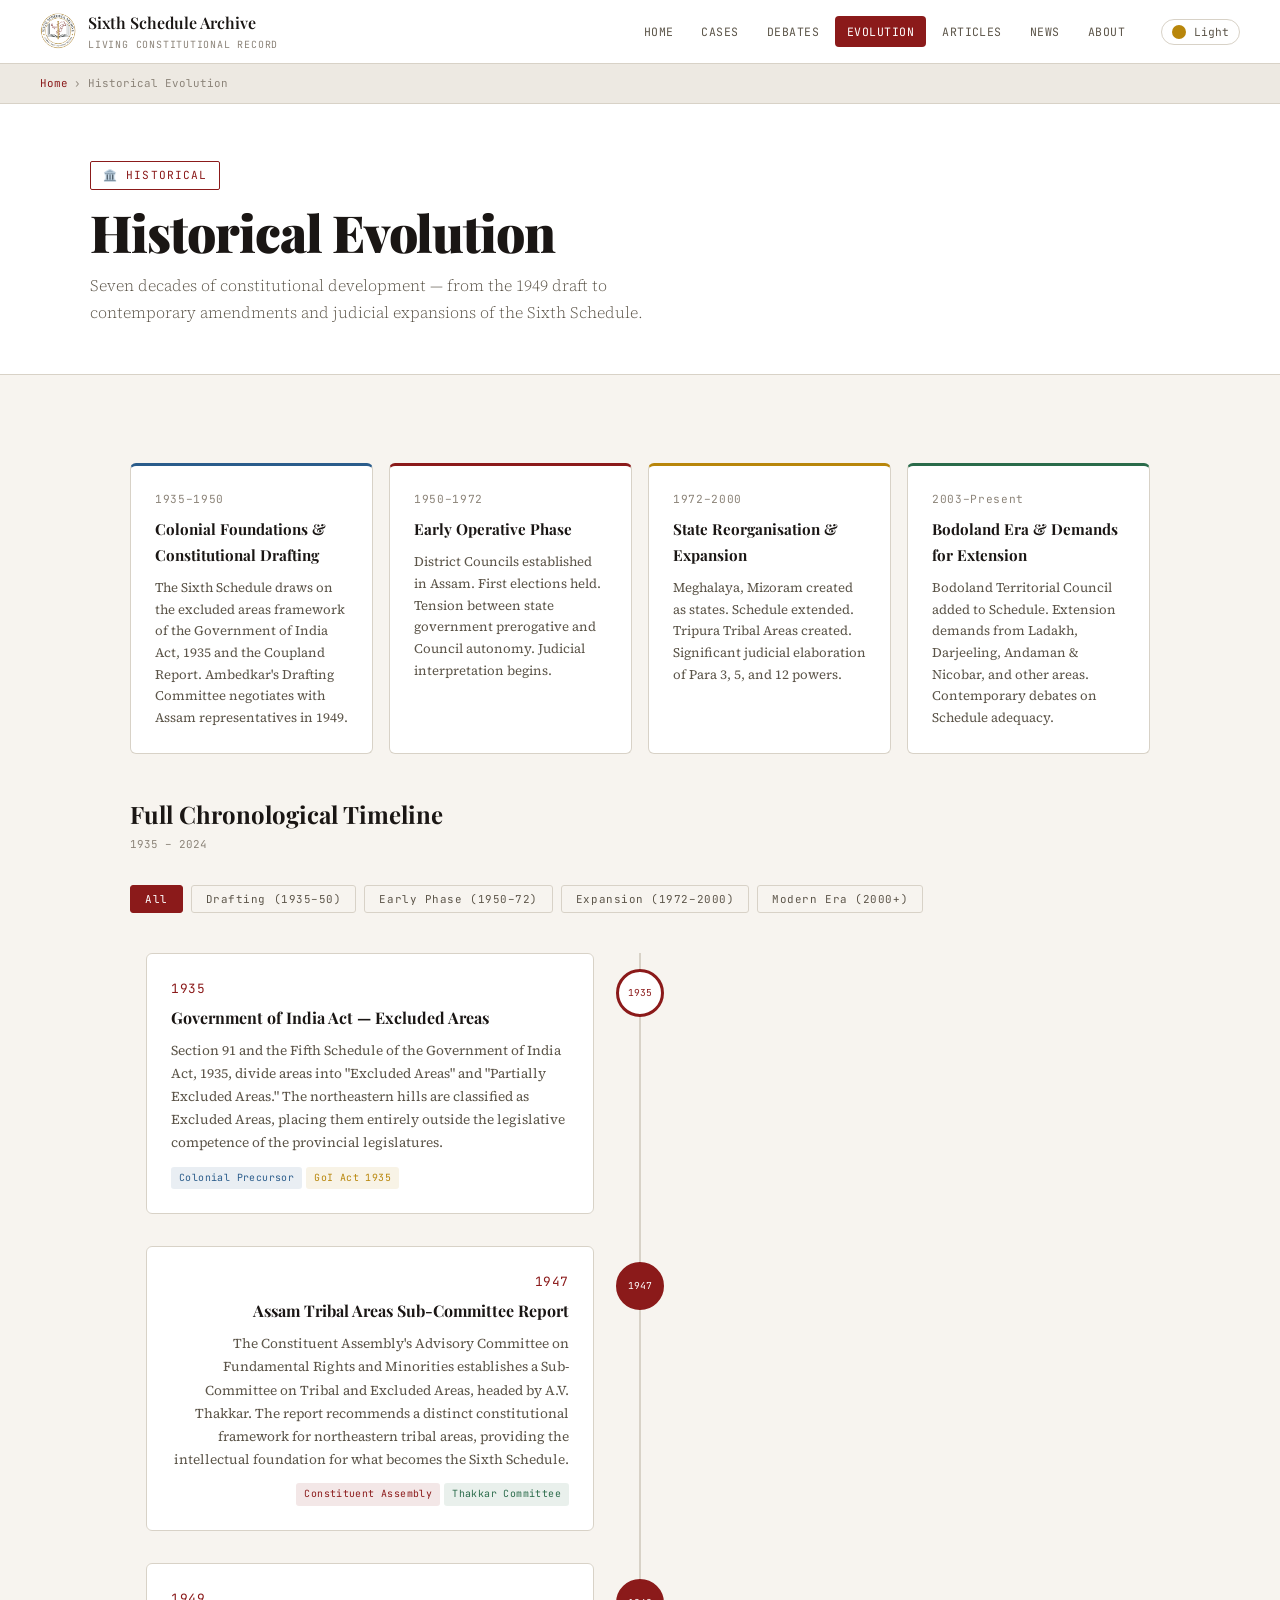
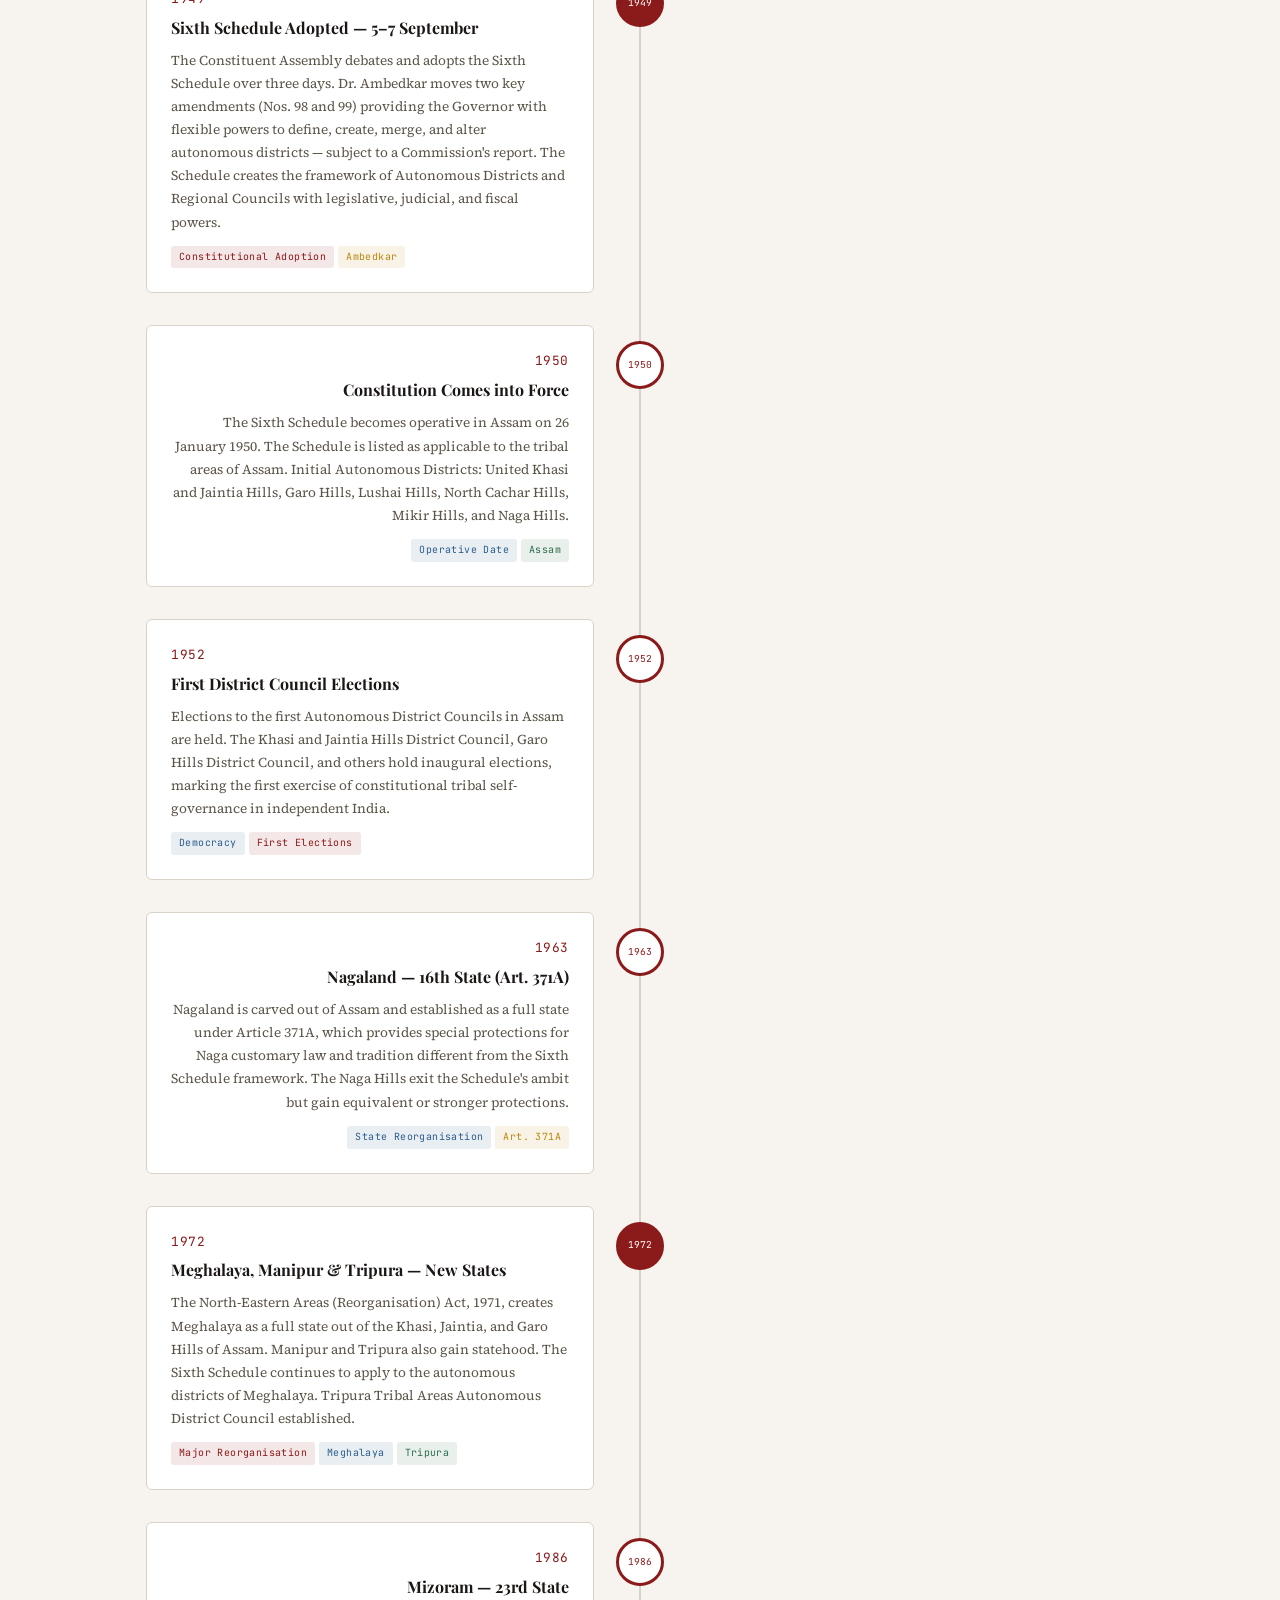
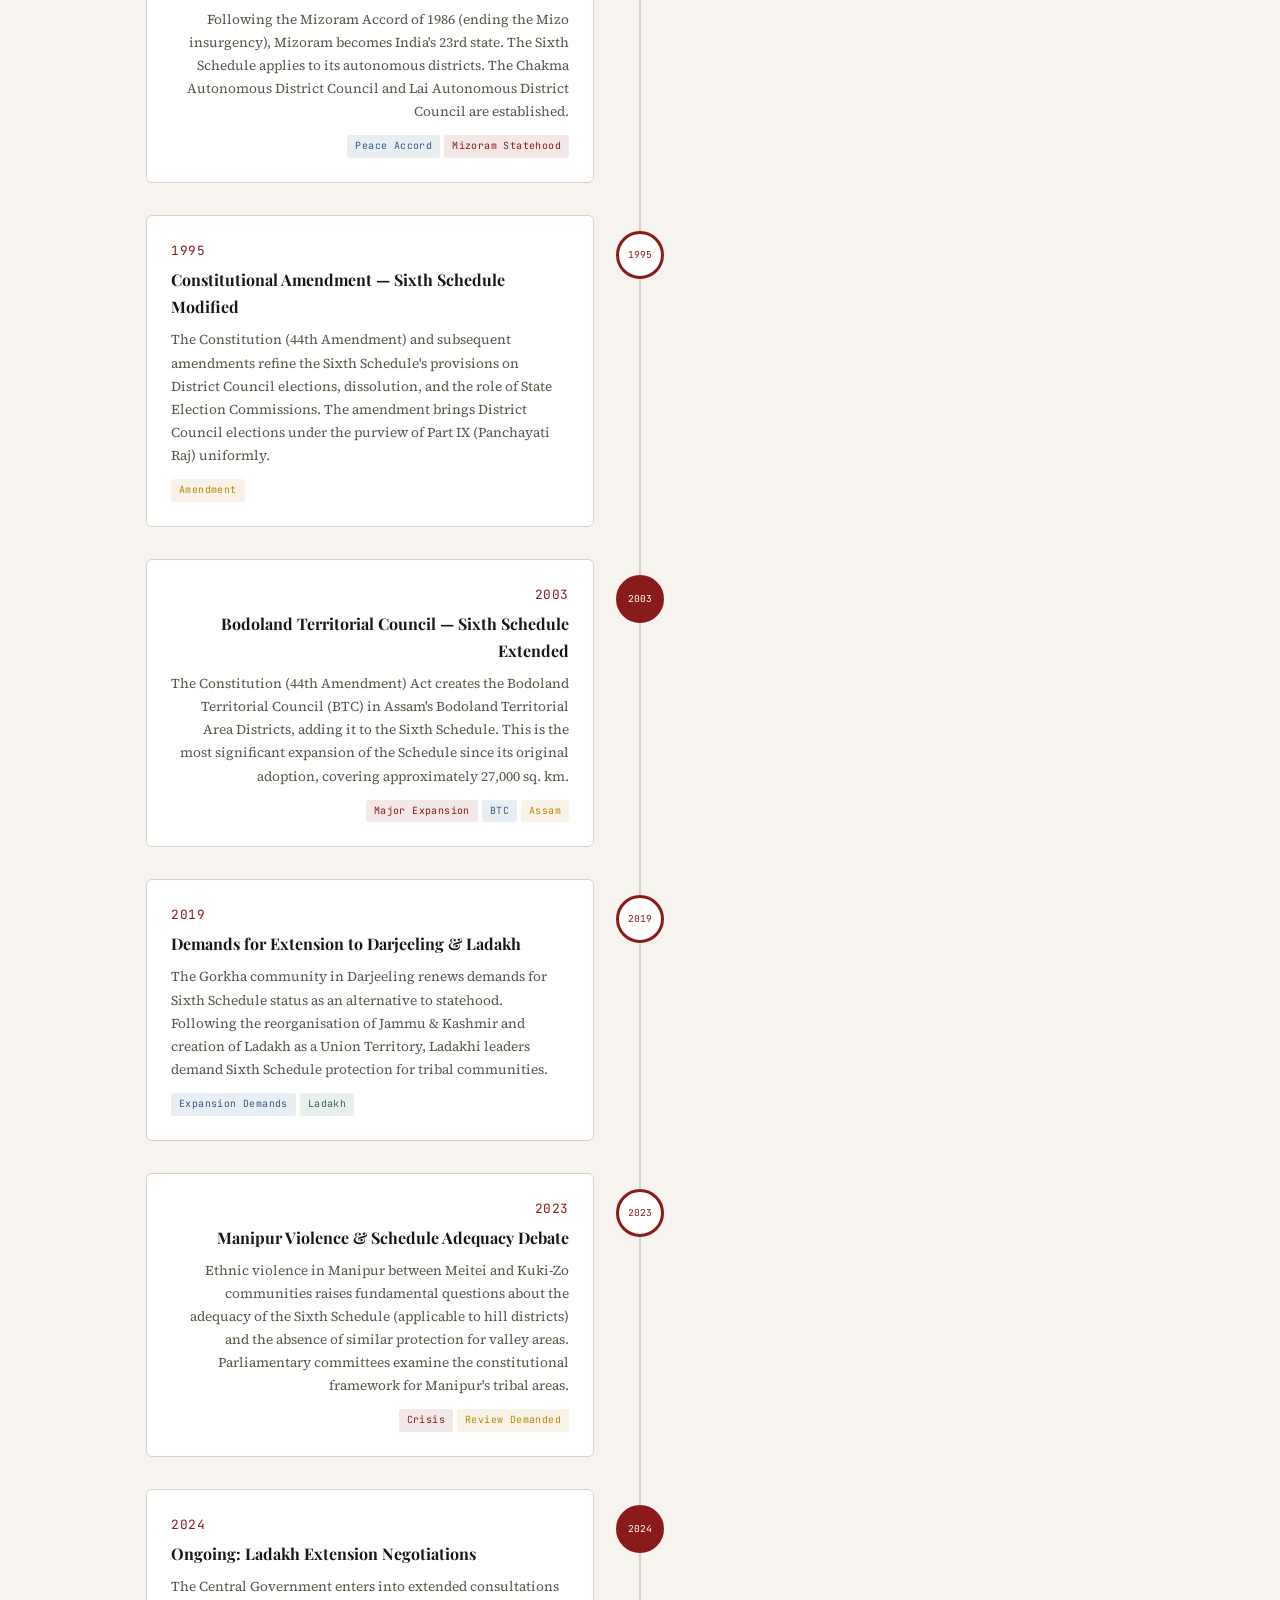
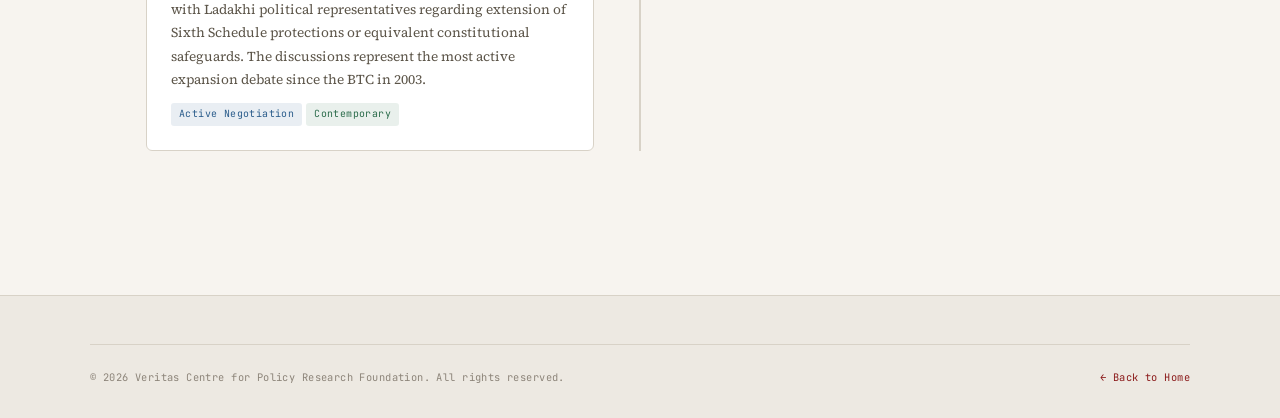
<file: evolution.html>
<!DOCTYPE html>
<html lang="en">
<head>
<meta charset="UTF-8">
<meta name="viewport" content="width=device-width, initial-scale=1.0">
<title>Historical Evolution — Sixth Schedule Archive</title>
<link rel="preconnect" href="https://fonts.googleapis.com">
<link href="https://fonts.googleapis.com/css2?family=Playfair+Display:wght@400;600;700;900&family=Source+Serif+4:ital,wght@0,300;0,400;0,600;1,300;1,400&family=JetBrains+Mono:wght@300;400&display=swap" rel="stylesheet">
<link rel="stylesheet" href="shared.css">
<style>
  .era-nav {
    display: flex; gap: 0.5rem; flex-wrap: wrap; margin-bottom: 2.5rem;
  }
  .era-btn {
    padding: 6px 14px; border: 1px solid var(--border); border-radius: 3px;
    background: none; cursor: pointer; font-family: 'JetBrains Mono', monospace;
    font-size: 0.68rem; letter-spacing: 0.05em; color: var(--text2);
    transition: all var(--transition);
  }
  .era-btn:hover, .era-btn.active { background: var(--accent); color: white; border-color: var(--accent); }
  .big-timeline { position: relative; }
  .big-timeline::before {
    content: ''; position: absolute; left: 50%; transform: translateX(-50%);
    top: 0; bottom: 0; width: 2px; background: var(--border);
  }
  .bt-item {
    display: grid; grid-template-columns: 1fr 60px 1fr; gap: 0; margin-bottom: 2rem;
    opacity: 0; transform: translateY(20px); transition: opacity 0.5s, transform 0.5s;
  }
  .bt-item.visible { opacity: 1; transform: translateY(0); }
  .bt-item:nth-child(odd) .bt-left { order: 1; }
  .bt-item:nth-child(odd) .bt-center { order: 2; }
  .bt-item:nth-child(odd) .bt-right { order: 3; }
  .bt-item:nth-child(even) .bt-left { order: 3; }
  .bt-item:nth-child(even) .bt-center { order: 2; }
  .bt-item:nth-child(even) .bt-right { order: 1; }
  .bt-center {
    display: flex; align-items: flex-start; justify-content: center;
    padding-top: 1rem;
  }
  .bt-node {
    width: 48px; height: 48px; border-radius: 50%;
    background: var(--surface); border: 3px solid var(--accent);
    display: flex; align-items: center; justify-content: center;
    font-family: 'JetBrains Mono', monospace; font-size: 0.6rem;
    font-weight: 400; color: var(--accent); position: relative; z-index: 1;
    transition: background var(--transition), border-color var(--transition);
    cursor: pointer; flex-shrink: 0;
  }
  .bt-node:hover { background: var(--accent); color: white; }
  .bt-node.milestone { background: var(--accent); color: white; }
  .bt-card {
    background: var(--surface); border: 1px solid var(--border);
    border-radius: 6px; padding: 1.5rem; margin: 0 1rem;
    transition: box-shadow var(--transition), transform var(--transition);
  }
  .bt-item:nth-child(even) .bt-card { text-align: right; }
  .bt-card:hover { box-shadow: 0 4px 20px var(--shadow-lg); transform: translateY(-2px); }
  .bt-year {
    font-family: 'JetBrains Mono', monospace; font-size: 0.8rem;
    color: var(--accent); margin-bottom: 4px; letter-spacing: 0.04em;
  }
  .bt-title { font-family: 'Playfair Display', serif; font-weight: 700; font-size: 1rem; margin-bottom: 0.5rem; }
  .bt-desc { font-size: 0.85rem; color: var(--text2); line-height: 1.7; }
  .bt-tags { display: flex; gap: 4px; flex-wrap: wrap; margin-top: 0.75rem; }
  .bt-item:nth-child(even) .bt-tags { justify-content: flex-end; }
  .spacer { flex: 1; }

  .evolution-phases {
    display: grid; grid-template-columns: repeat(4,1fr); gap: 1rem; margin: 2.5rem 0;
  }
  .phase-card {
    background: var(--surface); border: 1px solid var(--border);
    border-radius: 6px; padding: 1.5rem;
    border-top: 3px solid;
  }
  .phase-card:nth-child(1){border-top-color:var(--accent3);}
  .phase-card:nth-child(2){border-top-color:var(--accent);}
  .phase-card:nth-child(3){border-top-color:var(--gold);}
  .phase-card:nth-child(4){border-top-color:var(--green);}
  .phase-period {
    font-family: 'JetBrains Mono', monospace; font-size: 0.7rem;
    letter-spacing: 0.06em; color: var(--text3); margin-bottom: 0.5rem;
  }
  .phase-name { font-family: 'Playfair Display', serif; font-weight: 700; font-size: 0.95rem; margin-bottom: 0.5rem; }
  .phase-desc { font-size: 0.82rem; color: var(--text2); line-height: 1.65; }

  @media(max-width:768px){
    .big-timeline::before{left:20px;transform:none;}
    .bt-item{grid-template-columns:40px 1fr;grid-template-rows:auto;}
    .bt-center{grid-column:1;grid-row:1;justify-content:flex-start;}
    .bt-left,.bt-right{grid-column:2;grid-row:1;}
    .bt-item:nth-child(even) .bt-card{text-align:left;}
    .bt-item:nth-child(even) .bt-tags{justify-content:flex-start;}
    .bt-item:nth-child(even) .bt-center{order:1!important;}
    .bt-item:nth-child(even) .bt-right{order:2!important;}
    .bt-item:nth-child(even) .bt-left{display:none;}
    .bt-item:nth-child(odd) .bt-right{display:none;}
    .evolution-phases{grid-template-columns:1fr 1fr;}
  }
</style>
</head>
<body>
<div class="page-overlay" id="overlay"></div>

<nav>
  <a href="index.html" class="nav-brand" data-navigate>
    <img src="six.png" style="width:36px; height:36px; border-radius:50%;">
    <div>
      <div class="nav-brand-text">Sixth Schedule Archive</div>
      <div class="nav-brand-sub">Living Constitutional Record</div>
    </div>
  </a>
  <div class="nav-right">
    <div class="nav-links">
      <a href="index.html" class="nav-link" data-navigate>Home</a>
      <a href="cases.html" class="nav-link" data-navigate>Cases</a>
      <a href="debates.html" class="nav-link" data-navigate>Debates</a>
      <a href="evolution.html" class="nav-link active">Evolution</a>
      <a href="articles.html" class="nav-link" data-navigate>Articles</a>
      <a href="news.html" class="nav-link" data-navigate>News</a>
      <a href="about.html" class="nav-link" data-navigate>About</a>
    </div>
    <button class="theme-toggle" id="themeToggle"><div class="toggle-dot"></div><span id="toggleLabel">Light</span></button>
  </div>
</nav>

<div class="breadcrumb"><a href="index.html">Home</a> › Historical Evolution</div>

<div class="page-header">
  <div class="page-header-inner">
    <div class="page-tag">🏛️ Historical</div>
    <h1 class="page-h1">Historical Evolution</h1>
    <p class="page-desc">Seven decades of constitutional development — from the 1949 draft to contemporary amendments and judicial expansions of the Sixth Schedule.</p>
  </div>
</div>

<div class="page-full">

  <div class="evolution-phases">
    <div class="phase-card">
      <div class="phase-period">1935–1950</div>
      <div class="phase-name">Colonial Foundations & Constitutional Drafting</div>
      <div class="phase-desc">The Sixth Schedule draws on the excluded areas framework of the Government of India Act, 1935 and the Coupland Report. Ambedkar's Drafting Committee negotiates with Assam representatives in 1949.</div>
    </div>
    <div class="phase-card">
      <div class="phase-period">1950–1972</div>
      <div class="phase-name">Early Operative Phase</div>
      <div class="phase-desc">District Councils established in Assam. First elections held. Tension between state government prerogative and Council autonomy. Judicial interpretation begins.</div>
    </div>
    <div class="phase-card">
      <div class="phase-period">1972–2000</div>
      <div class="phase-name">State Reorganisation & Expansion</div>
      <div class="phase-desc">Meghalaya, Mizoram created as states. Schedule extended. Tripura Tribal Areas created. Significant judicial elaboration of Para 3, 5, and 12 powers.</div>
    </div>
    <div class="phase-card">
      <div class="phase-period">2003–Present</div>
      <div class="phase-name">Bodoland Era & Demands for Extension</div>
      <div class="phase-desc">Bodoland Territorial Council added to Schedule. Extension demands from Ladakh, Darjeeling, Andaman & Nicobar, and other areas. Contemporary debates on Schedule adequacy.</div>
    </div>
  </div>

  <div class="section-header" style="margin-bottom:2rem;">
    <div class="section-title" style="font-family:'Playfair Display',serif;font-weight:700;font-size:1.5rem;">Full Chronological Timeline</div>
    <div class="section-meta" style="font-family:'JetBrains Mono',monospace;font-size:0.68rem;color:var(--text3);">1935 – 2024</div>
  </div>

  <div class="era-nav">
    <button class="era-btn active" data-era="all">All</button>
    <button class="era-btn" data-era="drafting">Drafting (1935–50)</button>
    <button class="era-btn" data-era="early">Early Phase (1950–72)</button>
    <button class="era-btn" data-era="expansion">Expansion (1972–2000)</button>
    <button class="era-btn" data-era="modern">Modern Era (2000+)</button>
  </div>

  <div class="big-timeline">

    <div class="bt-item visible" data-era="drafting">
      <div class="bt-left">
        <div class="bt-card">
          <div class="bt-year">1935</div>
          <div class="bt-title">Government of India Act — Excluded Areas</div>
          <div class="bt-desc">Section 91 and the Fifth Schedule of the Government of India Act, 1935, divide areas into "Excluded Areas" and "Partially Excluded Areas." The northeastern hills are classified as Excluded Areas, placing them entirely outside the legislative competence of the provincial legislatures.</div>
          <div class="bt-tags"><span class="badge badge-blue">Colonial Precursor</span><span class="badge badge-gold">GoI Act 1935</span></div>
        </div>
      </div>
      <div class="bt-center"><div class="bt-node">1935</div></div>
      <div class="bt-right spacer"></div>
    </div>

    <div class="bt-item visible" data-era="drafting">
      <div class="bt-left spacer"></div>
      <div class="bt-center"><div class="bt-node milestone">1947</div></div>
      <div class="bt-right">
        <div class="bt-card">
          <div class="bt-year">1947</div>
          <div class="bt-title">Assam Tribal Areas Sub-Committee Report</div>
          <div class="bt-desc">The Constituent Assembly's Advisory Committee on Fundamental Rights and Minorities establishes a Sub-Committee on Tribal and Excluded Areas, headed by A.V. Thakkar. The report recommends a distinct constitutional framework for northeastern tribal areas, providing the intellectual foundation for what becomes the Sixth Schedule.</div>
          <div class="bt-tags"><span class="badge badge-red">Constituent Assembly</span><span class="badge badge-green">Thakkar Committee</span></div>
        </div>
      </div>
    </div>

    <div class="bt-item visible" data-era="drafting">
      <div class="bt-left">
        <div class="bt-card">
          <div class="bt-year">1949</div>
          <div class="bt-title">Sixth Schedule Adopted — 5–7 September</div>
          <div class="bt-desc">The Constituent Assembly debates and adopts the Sixth Schedule over three days. Dr. Ambedkar moves two key amendments (Nos. 98 and 99) providing the Governor with flexible powers to define, create, merge, and alter autonomous districts — subject to a Commission's report. The Schedule creates the framework of Autonomous Districts and Regional Councils with legislative, judicial, and fiscal powers.</div>
          <div class="bt-tags"><span class="badge badge-red">Constitutional Adoption</span><span class="badge badge-gold">Ambedkar</span></div>
        </div>
      </div>
      <div class="bt-center"><div class="bt-node milestone">1949</div></div>
      <div class="bt-right spacer"></div>
    </div>

    <div class="bt-item visible" data-era="early">
      <div class="bt-left spacer"></div>
      <div class="bt-center"><div class="bt-node">1950</div></div>
      <div class="bt-right">
        <div class="bt-card">
          <div class="bt-year">1950</div>
          <div class="bt-title">Constitution Comes into Force</div>
          <div class="bt-desc">The Sixth Schedule becomes operative in Assam on 26 January 1950. The Schedule is listed as applicable to the tribal areas of Assam. Initial Autonomous Districts: United Khasi and Jaintia Hills, Garo Hills, Lushai Hills, North Cachar Hills, Mikir Hills, and Naga Hills.</div>
          <div class="bt-tags"><span class="badge badge-blue">Operative Date</span><span class="badge badge-green">Assam</span></div>
        </div>
      </div>
    </div>

    <div class="bt-item visible" data-era="early">
      <div class="bt-left">
        <div class="bt-card">
          <div class="bt-year">1952</div>
          <div class="bt-title">First District Council Elections</div>
          <div class="bt-desc">Elections to the first Autonomous District Councils in Assam are held. The Khasi and Jaintia Hills District Council, Garo Hills District Council, and others hold inaugural elections, marking the first exercise of constitutional tribal self-governance in independent India.</div>
          <div class="bt-tags"><span class="badge badge-blue">Democracy</span><span class="badge badge-red">First Elections</span></div>
        </div>
      </div>
      <div class="bt-center"><div class="bt-node">1952</div></div>
      <div class="bt-right spacer"></div>
    </div>

    <div class="bt-item visible" data-era="early">
      <div class="bt-left spacer"></div>
      <div class="bt-center"><div class="bt-node">1963</div></div>
      <div class="bt-right">
        <div class="bt-card">
          <div class="bt-year">1963</div>
          <div class="bt-title">Nagaland — 16th State (Art. 371A)</div>
          <div class="bt-desc">Nagaland is carved out of Assam and established as a full state under Article 371A, which provides special protections for Naga customary law and tradition different from the Sixth Schedule framework. The Naga Hills exit the Schedule's ambit but gain equivalent or stronger protections.</div>
          <div class="bt-tags"><span class="badge badge-blue">State Reorganisation</span><span class="badge badge-gold">Art. 371A</span></div>
        </div>
      </div>
    </div>

    <div class="bt-item visible" data-era="expansion">
      <div class="bt-left">
        <div class="bt-card">
          <div class="bt-year">1972</div>
          <div class="bt-title">Meghalaya, Manipur & Tripura — New States</div>
          <div class="bt-desc">The North-Eastern Areas (Reorganisation) Act, 1971, creates Meghalaya as a full state out of the Khasi, Jaintia, and Garo Hills of Assam. Manipur and Tripura also gain statehood. The Sixth Schedule continues to apply to the autonomous districts of Meghalaya. Tripura Tribal Areas Autonomous District Council established.</div>
          <div class="bt-tags"><span class="badge badge-red">Major Reorganisation</span><span class="badge badge-blue">Meghalaya</span><span class="badge badge-green">Tripura</span></div>
        </div>
      </div>
      <div class="bt-center"><div class="bt-node milestone">1972</div></div>
      <div class="bt-right spacer"></div>
    </div>

    <div class="bt-item visible" data-era="expansion">
      <div class="bt-left spacer"></div>
      <div class="bt-center"><div class="bt-node">1986</div></div>
      <div class="bt-right">
        <div class="bt-card">
          <div class="bt-year">1986</div>
          <div class="bt-title">Mizoram — 23rd State</div>
          <div class="bt-desc">Following the Mizoram Accord of 1986 (ending the Mizo insurgency), Mizoram becomes India's 23rd state. The Sixth Schedule applies to its autonomous districts. The Chakma Autonomous District Council and Lai Autonomous District Council are established.</div>
          <div class="bt-tags"><span class="badge badge-blue">Peace Accord</span><span class="badge badge-red">Mizoram Statehood</span></div>
        </div>
      </div>
    </div>

    <div class="bt-item visible" data-era="expansion">
      <div class="bt-left">
        <div class="bt-card">
          <div class="bt-year">1995</div>
          <div class="bt-title">Constitutional Amendment — Sixth Schedule Modified</div>
          <div class="bt-desc">The Constitution (44th Amendment) and subsequent amendments refine the Sixth Schedule's provisions on District Council elections, dissolution, and the role of State Election Commissions. The amendment brings District Council elections under the purview of Part IX (Panchayati Raj) uniformly.</div>
          <div class="bt-tags"><span class="badge badge-gold">Amendment</span></div>
        </div>
      </div>
      <div class="bt-center"><div class="bt-node">1995</div></div>
      <div class="bt-right spacer"></div>
    </div>

    <div class="bt-item visible" data-era="modern">
      <div class="bt-left spacer"></div>
      <div class="bt-center"><div class="bt-node milestone">2003</div></div>
      <div class="bt-right">
        <div class="bt-card">
          <div class="bt-year">2003</div>
          <div class="bt-title">Bodoland Territorial Council — Sixth Schedule Extended</div>
          <div class="bt-desc">The Constitution (44th Amendment) Act creates the Bodoland Territorial Council (BTC) in Assam's Bodoland Territorial Area Districts, adding it to the Sixth Schedule. This is the most significant expansion of the Schedule since its original adoption, covering approximately 27,000 sq. km.</div>
          <div class="bt-tags"><span class="badge badge-red">Major Expansion</span><span class="badge badge-blue">BTC</span><span class="badge badge-gold">Assam</span></div>
        </div>
      </div>
    </div>

    <div class="bt-item visible" data-era="modern">
      <div class="bt-left">
        <div class="bt-card">
          <div class="bt-year">2019</div>
          <div class="bt-title">Demands for Extension to Darjeeling & Ladakh</div>
          <div class="bt-desc">The Gorkha community in Darjeeling renews demands for Sixth Schedule status as an alternative to statehood. Following the reorganisation of Jammu & Kashmir and creation of Ladakh as a Union Territory, Ladakhi leaders demand Sixth Schedule protection for tribal communities.</div>
          <div class="bt-tags"><span class="badge badge-blue">Expansion Demands</span><span class="badge badge-green">Ladakh</span></div>
        </div>
      </div>
      <div class="bt-center"><div class="bt-node">2019</div></div>
      <div class="bt-right spacer"></div>
    </div>

    <div class="bt-item visible" data-era="modern">
      <div class="bt-left spacer"></div>
      <div class="bt-center"><div class="bt-node">2023</div></div>
      <div class="bt-right">
        <div class="bt-card">
          <div class="bt-year">2023</div>
          <div class="bt-title">Manipur Violence & Schedule Adequacy Debate</div>
          <div class="bt-desc">Ethnic violence in Manipur between Meitei and Kuki-Zo communities raises fundamental questions about the adequacy of the Sixth Schedule (applicable to hill districts) and the absence of similar protection for valley areas. Parliamentary committees examine the constitutional framework for Manipur's tribal areas.</div>
          <div class="bt-tags"><span class="badge badge-red">Crisis</span><span class="badge badge-gold">Review Demanded</span></div>
        </div>
      </div>
    </div>

    <div class="bt-item visible" data-era="modern">
      <div class="bt-left">
        <div class="bt-card">
          <div class="bt-year">2024</div>
          <div class="bt-title">Ongoing: Ladakh Extension Negotiations</div>
          <div class="bt-desc">The Central Government enters into extended consultations with Ladakhi political representatives regarding extension of Sixth Schedule protections or equivalent constitutional safeguards. The discussions represent the most active expansion debate since the BTC in 2003.</div>
          <div class="bt-tags"><span class="badge badge-blue">Active Negotiation</span><span class="badge badge-green">Contemporary</span></div>
        </div>
      </div>
      <div class="bt-center"><div class="bt-node milestone">2024</div></div>
      <div class="bt-right spacer"></div>
    </div>

  </div>

</div>

<footer>
  <div class="footer-inner">
    <div class="footer-bottom">
      <span>© 2026 Veritas Centre for Policy Research Foundation. All rights reserved.</span>
      <span><a href="index.html" style="color:var(--accent);text-decoration:none;" data-navigate>← Back to Home</a></span>
    </div>
  </div>
</footer>

<script src="shared.js"></script>
<script>
// Era filter
document.querySelectorAll('.era-btn').forEach(btn => {
  btn.addEventListener('click', () => {
    document.querySelectorAll('.era-btn').forEach(b => b.classList.remove('active'));
    btn.classList.add('active');
    const era = btn.dataset.era;
    document.querySelectorAll('.bt-item').forEach(item => {
      if (era === 'all' || item.dataset.era === era) {
        item.style.display = 'grid';
        setTimeout(() => item.classList.add('visible'), 30);
      } else {
        item.classList.remove('visible');
        item.style.display = 'none';
      }
    });
  });
});

// Scroll reveal
const observer = new IntersectionObserver(entries => {
  entries.forEach(e => { if (e.isIntersecting) e.target.classList.add('visible'); });
}, { threshold: 0.1 });
document.querySelectorAll('.bt-item').forEach(el => observer.observe(el));
</script>
</body>
</html>
</file>
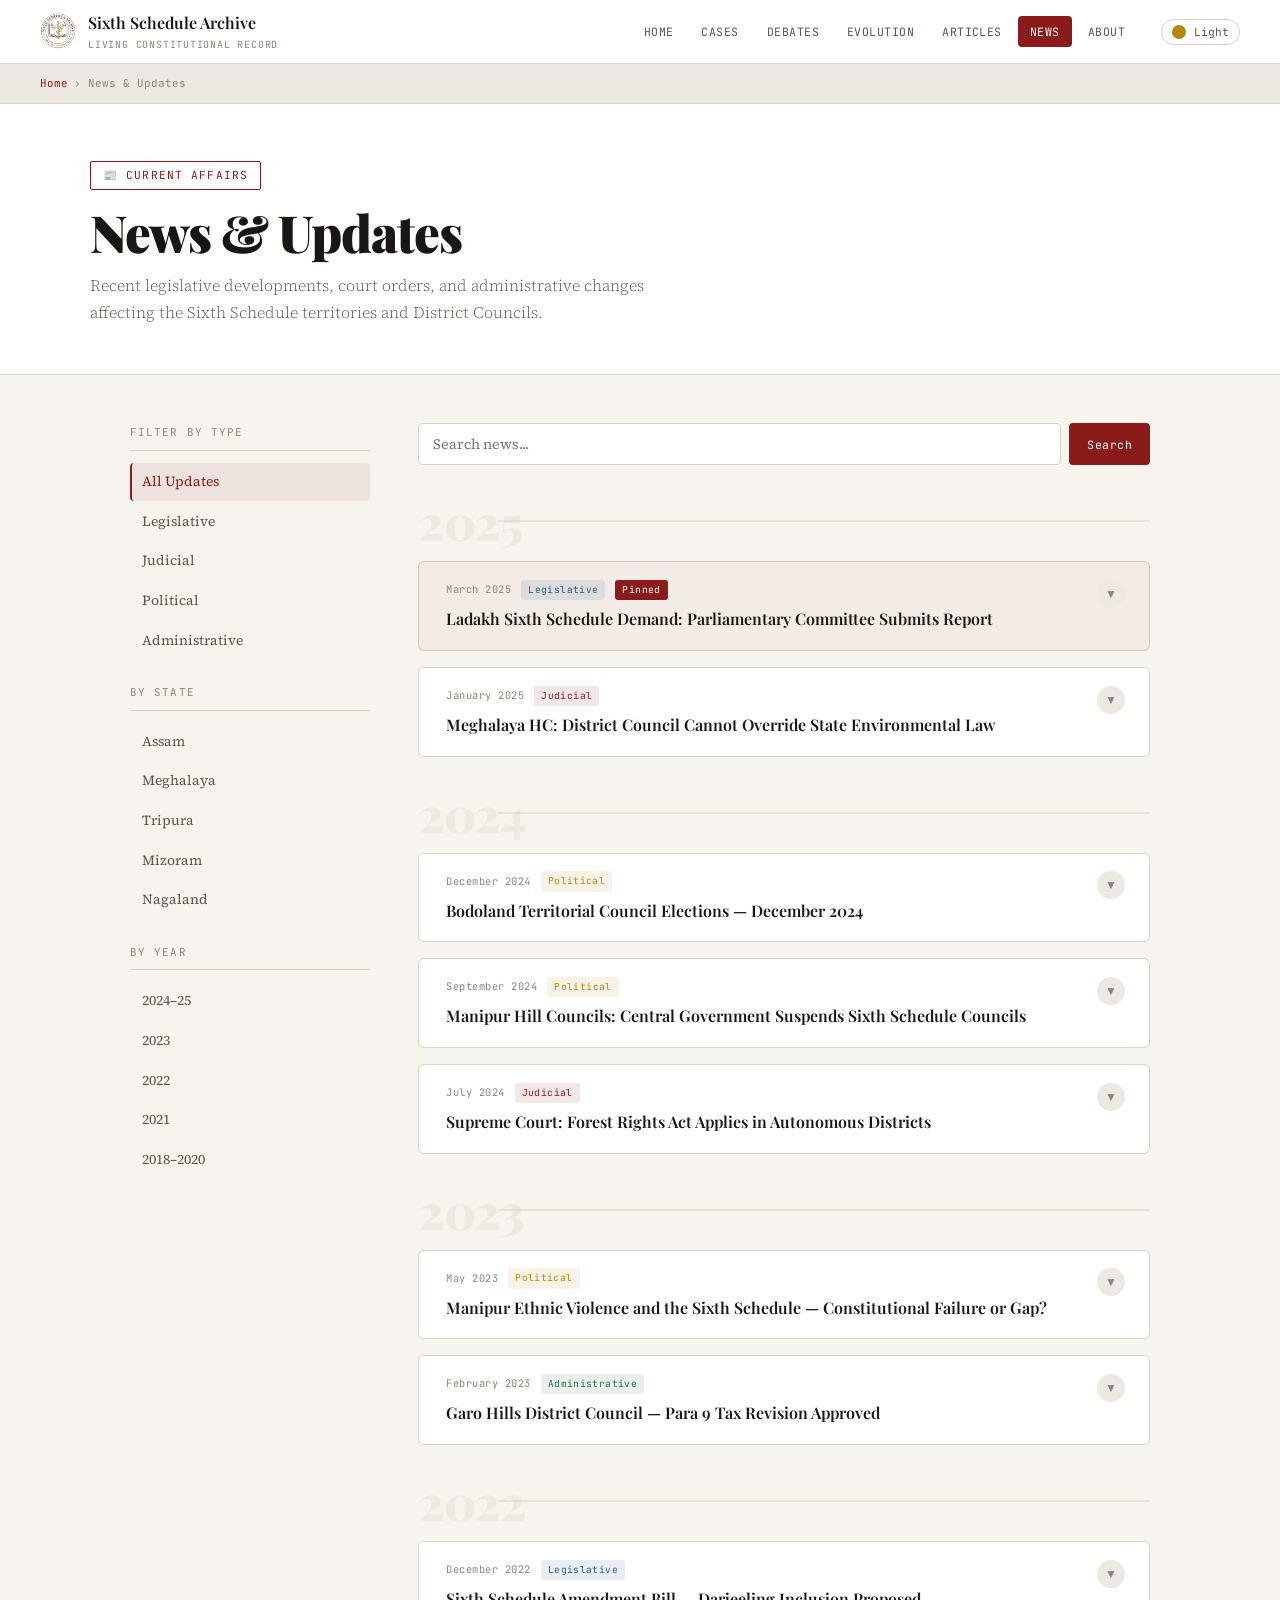
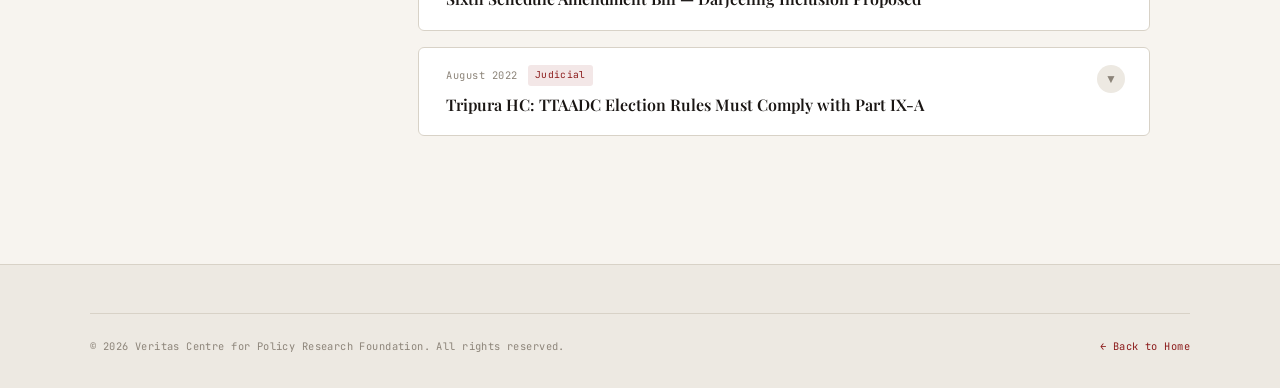
<file: news.html>
<!DOCTYPE html>
<html lang="en">
<head>
<meta charset="UTF-8">
<meta name="viewport" content="width=device-width, initial-scale=1.0">
<title>News & Updates — Sixth Schedule Archive</title>
<link rel="preconnect" href="https://fonts.googleapis.com">
<link href="https://fonts.googleapis.com/css2?family=Playfair+Display:wght@400;600;700;900&family=Source+Serif+4:ital,wght@0,300;0,400;0,600;1,300;1,400&family=JetBrains+Mono:wght@300;400&display=swap" rel="stylesheet">
<link rel="stylesheet" href="shared.css">
<style>
  .news-item {
    background: var(--surface); border: 1px solid var(--border);
    border-radius: 6px; margin-bottom: 1rem; overflow: hidden;
    transition: box-shadow var(--transition);
  }
  .news-item:hover { box-shadow: 0 4px 20px var(--shadow); }
  .news-head {
    padding: 1.1rem 1.5rem; cursor: pointer;
    display: flex; align-items: flex-start; justify-content: space-between; gap: 1rem;
    border-left: 3px solid transparent; transition: border-color var(--transition);
  }
  .news-head:hover { border-left-color: var(--accent); }
  .news-head-left { flex: 1; }
  .news-date-row { display: flex; align-items: center; gap: 10px; margin-bottom: 5px; }
  .news-date { font-family: 'JetBrains Mono',monospace; font-size: 0.65rem; color: var(--text3); letter-spacing: 0.05em; }
  .news-type { font-family: 'JetBrains Mono',monospace; font-size: 0.6rem; padding: 2px 7px; border-radius: 3px; letter-spacing: 0.04em; }
  .type-legislative { background: rgba(42,92,139,0.1); color: var(--accent3); }
  .type-judicial { background: rgba(139,26,26,0.1); color: var(--accent); }
  .type-political { background: rgba(184,134,11,0.1); color: var(--gold); }
  .type-administrative { background: rgba(42,107,74,0.1); color: var(--green); }
  .news-title { font-family: 'Playfair Display',serif; font-weight: 600; font-size: 1rem; }
  .news-toggle { background: var(--bg2); border: none; cursor: pointer; width: 28px; height: 28px; border-radius: 50%; display: flex; align-items: center; justify-content: center; color: var(--text3); font-size: 0.75rem; flex-shrink: 0; transition: background var(--transition); }
  .news-toggle.open { background: var(--accent); color: white; }
  .news-body { padding: 0 1.5rem 1.25rem; display: none; border-top: 1px solid var(--border); }
  .news-body.open { display: block; }
  .news-body p { font-size: 0.9rem; color: var(--text2); line-height: 1.8; margin-top: 1rem; }
  .news-body p + p { margin-top: 0.75rem; }
  .news-source { font-family: 'JetBrains Mono',monospace; font-size: 0.65rem; color: var(--text3); margin-top: 0.75rem; }

  .news-year-divider {
    font-family: 'Playfair Display',serif; font-weight: 900;
    font-size: 3rem; color: var(--bg2); letter-spacing: -0.03em;
    margin: 2rem 0 1rem; line-height: 1; position: relative;
    transition: color var(--transition);
  }
  .news-year-divider::after {
    content: ''; position: absolute; right: 0; top: 50%; transform: translateY(-50%);
    height: 1px; background: var(--border); left: 5rem;
  }
  .pinned-item {
    background: rgba(139,26,26,0.04); border-color: rgba(139,26,26,0.2);
  }
  .pinned-badge {
    font-family: 'JetBrains Mono',monospace; font-size: 0.6rem;
    padding: 2px 7px; border-radius: 3px; background: var(--accent); color: white;
    letter-spacing: 0.04em;
  }
</style>
</head>
<body>
<div class="page-overlay" id="overlay"></div>

<nav>
  <a href="index.html" class="nav-brand" data-navigate>
    <img src="six.png" style="width:36px; height:36px; border-radius:50%;">
    <div>
      <div class="nav-brand-text">Sixth Schedule Archive</div>
      <div class="nav-brand-sub">Living Constitutional Record</div>
    </div>
  </a>
  <div class="nav-right">
    <div class="nav-links">
      <a href="index.html" class="nav-link" data-navigate>Home</a>
      <a href="cases.html" class="nav-link" data-navigate>Cases</a>
      <a href="debates.html" class="nav-link" data-navigate>Debates</a>
      <a href="evolution.html" class="nav-link" data-navigate>Evolution</a>
      <a href="articles.html" class="nav-link" data-navigate>Articles</a>
      <a href="news.html" class="nav-link active">News</a>
      <a href="about.html" class="nav-link" data-navigate>About</a>
    </div>
    <button class="theme-toggle" id="themeToggle"><div class="toggle-dot"></div><span id="toggleLabel">Light</span></button>
  </div>
</nav>

<div class="breadcrumb"><a href="index.html">Home</a> › News & Updates</div>

<div class="page-header">
  <div class="page-header-inner">
    <div class="page-tag">📰 Current Affairs</div>
    <h1 class="page-h1">News & Updates</h1>
    <p class="page-desc">Recent legislative developments, court orders, and administrative changes affecting the Sixth Schedule territories and District Councils.</p>
  </div>
</div>

<div class="page-layout">
  <aside class="sidebar">
    <div class="sidebar-title">Filter by Type</div>
    <ul class="sidebar-nav">
      <li><a href="#" class="active" data-newsfilter="all">All Updates</a></li>
      <li><a href="#" data-newsfilter="legislative">Legislative</a></li>
      <li><a href="#" data-newsfilter="judicial">Judicial</a></li>
      <li><a href="#" data-newsfilter="political">Political</a></li>
      <li><a href="#" data-newsfilter="administrative">Administrative</a></li>
    </ul>
    <div class="sidebar-section">
      <div class="sidebar-title">By State</div>
      <ul class="sidebar-nav">
        <li><a href="#" data-newsfilter="assam">Assam</a></li>
        <li><a href="#" data-newsfilter="meghalaya">Meghalaya</a></li>
        <li><a href="#" data-newsfilter="tripura">Tripura</a></li>
        <li><a href="#" data-newsfilter="mizoram">Mizoram</a></li>
        <li><a href="#" data-newsfilter="nagaland">Nagaland</a></li>
      </ul>
    </div>
    <div class="sidebar-section">
      <div class="sidebar-title">By Year</div>
      <ul class="sidebar-nav">
        <li><a href="#" data-newsfilter="2024">2024–25</a></li>
        <li><a href="#" data-newsfilter="2023">2023</a></li>
        <li><a href="#" data-newsfilter="2022">2022</a></li>
        <li><a href="#" data-newsfilter="2021">2021</a></li>
        <li><a href="#" data-newsfilter="older">2018–2020</a></li>
      </ul>
    </div>
  </aside>

  <main>
    <div class="search-bar">
      <input type="text" id="searchInput" class="search-input" placeholder="Search news...">
      <button class="search-btn" id="searchBtn">Search</button>
    </div>

    <!-- 2025 -->
    <div class="news-year-divider">2025</div>

    <div class="news-item pinned-item" data-searchable data-newstags="legislative assam 2024">
      <div class="news-head" onclick="toggleNews(this)">
        <div class="news-head-left">
          <div class="news-date-row">
            <span class="news-date">March 2025</span>
            <span class="news-type type-legislative">Legislative</span>
            <span class="pinned-badge">Pinned</span>
          </div>
          <div class="news-title">Ladakh Sixth Schedule Demand: Parliamentary Committee Submits Report</div>
        </div>
        <button class="news-toggle">▼</button>
      </div>
      <div class="news-body">
        <p>The Parliamentary Standing Committee on Home Affairs submitted its report on the demand for extension of Sixth Schedule protections to Ladakh. The report acknowledges the constitutional legitimacy of the demand, noting that the tribal composition of Ladakh's population and its geographic and cultural distinctiveness would qualify it for Schedule consideration.</p>
        <p>The report recommends that the Government engage in substantive consultations with elected representatives of both Leh and Kargil district councils before proceeding with any constitutional amendment. It also flags that any extension must address the distinctive demands of Buddhist and Muslim tribal communities in the region.</p>
        <div class="news-source">Source: Rajya Sabha Secretariat · Committee on Home Affairs · Report No. 247</div>
      </div>
    </div>

    <div class="news-item" data-searchable data-newstags="judicial meghalaya 2024">
      <div class="news-head" onclick="toggleNews(this)">
        <div class="news-head-left">
          <div class="news-date-row">
            <span class="news-date">January 2025</span>
            <span class="news-type type-judicial">Judicial</span>
          </div>
          <div class="news-title">Meghalaya HC: District Council Cannot Override State Environmental Law</div>
        </div>
        <button class="news-toggle">▼</button>
      </div>
      <div class="news-body">
        <p>The Meghalaya High Court held that the Khasi Hills Autonomous District Council lacks legislative competence to exempt mining operations from the requirements of the Environment (Protection) Act, 1986. The Court ruled that environmental protection is a matter covered by concurrent List III and the central legislation prevails over any conflicting Council regulation.</p>
        <p>The judgment is significant for the ongoing debate about rat-hole coal mining in the Khasi Hills, which has been banned by the National Green Tribunal but continues in practice. The District Council had argued that mineral regulation in the autonomous districts fell within its Para 3 powers — a position the Court rejected.</p>
        <div class="news-source">Source: Meghalaya High Court · WP(C) No. 412 of 2024</div>
      </div>
    </div>

    <!-- 2024 -->
    <div class="news-year-divider">2024</div>

    <div class="news-item" data-searchable data-newstags="political assam 2024">
      <div class="news-head" onclick="toggleNews(this)">
        <div class="news-head-left">
          <div class="news-date-row">
            <span class="news-date">December 2024</span>
            <span class="news-type type-political">Political</span>
          </div>
          <div class="news-title">Bodoland Territorial Council Elections — December 2024</div>
        </div>
        <button class="news-toggle">▼</button>
      </div>
      <div class="news-body">
        <p>Elections to the Bodoland Territorial Council were held in December 2024. The BTC, established under the Sixth Schedule in 2003 following the Bodo Peace Accord, has 46 seats of which 40 are elected. The elections were conducted under the supervision of the Assam State Election Commission following the constitutional mandate for regular elections to Sixth Schedule councils.</p>
        <p>Political analysts noted increasing competition among Bodo political parties for the council, with the incumbent BPPF contesting against UPPL and Congress-backed candidates. The results will shape the administration of the Bodoland Territorial Area Districts covering approximately 27,000 sq km in western Assam.</p>
        <div class="news-source">Source: Election Commission of India · Assam State Election Commission</div>
      </div>
    </div>

    <div class="news-item" data-searchable data-newstags="legislative political 2024">
      <div class="news-head" onclick="toggleNews(this)">
        <div class="news-head-left">
          <div class="news-date-row">
            <span class="news-date">September 2024</span>
            <span class="news-type type-political">Political</span>
          </div>
          <div class="news-title">Manipur Hill Councils: Central Government Suspends Sixth Schedule Councils</div>
        </div>
        <button class="news-toggle">▼</button>
      </div>
      <div class="news-body">
        <p>In the context of the ongoing ethnic violence in Manipur, the Central Government suspended two Autonomous District Councils in the hill districts under Para 16 of the Sixth Schedule. The suspension, which allows the Governor to assume the functions of the District Council, was the first exercise of this power in Manipur in over two decades.</p>
        <p>Civil society organisations and tribal bodies protested the suspension, arguing it further marginalised tribal self-governance at a time when Council-administered areas needed stronger, not weaker, tribal institutions. The suspension remains in force pending review.</p>
        <div class="news-source">Source: Ministry of Home Affairs · Notification dated 14 September 2024</div>
      </div>
    </div>

    <div class="news-item" data-searchable data-newstags="judicial assam 2024">
      <div class="news-head" onclick="toggleNews(this)">
        <div class="news-head-left">
          <div class="news-date-row">
            <span class="news-date">July 2024</span>
            <span class="news-type type-judicial">Judicial</span>
          </div>
          <div class="news-title">Supreme Court: Forest Rights Act Applies in Autonomous Districts</div>
        </div>
        <button class="news-toggle">▼</button>
      </div>
      <div class="news-body">
        <p>The Supreme Court held that the Scheduled Tribes and Other Traditional Forest Dwellers (Recognition of Forest Rights) Act, 2006, applies to communities living in Sixth Schedule autonomous districts. The ruling resolves a long-standing ambiguity about whether District Council forest regulations under Para 3 displaced the central Forest Rights Act.</p>
        <p>The Court applied Para 12 analysis to hold that in the absence of an exclusionary notification, the Forest Rights Act operates in autonomous districts concurrently with Council regulations, and that community forest rights under the FRA must be recognized by both state governments and District Councils.</p>
        <div class="news-source">Source: Supreme Court of India · SLP (C) No. 8934/2023</div>
      </div>
    </div>

    <!-- 2023 -->
    <div class="news-year-divider">2023</div>

    <div class="news-item" data-searchable data-newstags="political legislative 2023">
      <div class="news-head" onclick="toggleNews(this)">
        <div class="news-head-left">
          <div class="news-date-row">
            <span class="news-date">May 2023</span>
            <span class="news-type type-political">Political</span>
          </div>
          <div class="news-title">Manipur Ethnic Violence and the Sixth Schedule — Constitutional Failure or Gap?</div>
        </div>
        <button class="news-toggle">▼</button>
      </div>
      <div class="news-body">
        <p>The outbreak of ethnic violence between Meitei and Kuki-Zo communities in Manipur in May 2023 prompted intense debate about the constitutional framework governing the state. Kuki-Zo leaders pointed to the Sixth Schedule's protection of the hill districts as constitutionally inadequate in the absence of enforcement mechanisms, while Meitei leaders opposed any ST status for their community.</p>
        <p>The violence raised broader questions about the gap between the Sixth Schedule's formal protections and its implementation, and renewed calls for a constitutional commission to review the Schedule's adequacy.</p>
        <div class="news-source">Source: Multiple news sources · Parliamentary debates · Ministry of Home Affairs</div>
      </div>
    </div>

    <div class="news-item" data-searchable data-newstags="administrative meghalaya 2023">
      <div class="news-head" onclick="toggleNews(this)">
        <div class="news-head-left">
          <div class="news-date-row">
            <span class="news-date">February 2023</span>
            <span class="news-type type-administrative">Administrative</span>
          </div>
          <div class="news-title">Garo Hills District Council — Para 9 Tax Revision Approved</div>
        </div>
        <button class="news-toggle">▼</button>
      </div>
      <div class="news-body">
        <p>The Governor of Meghalaya, acting on Cabinet advice, approved revisions to the Garo Hills Autonomous District Council's tax schedule under Para 9 of the Sixth Schedule. The revision, the first comprehensive update in 18 years, increases levies on commercial establishments and introduces a new cess on timber export.</p>
        <p>The tax revision is expected to increase the Council's own revenue by approximately 40%, reducing its dependence on state grants and providing resources for development programmes in the Garo Hills area.</p>
        <div class="news-source">Source: Meghalaya Gazette · Finance Department Notification</div>
      </div>
    </div>

    <!-- 2022 -->
    <div class="news-year-divider">2022</div>

    <div class="news-item" data-searchable data-newstags="legislative 2022">
      <div class="news-head" onclick="toggleNews(this)">
        <div class="news-head-left">
          <div class="news-date-row">
            <span class="news-date">December 2022</span>
            <span class="news-type type-legislative">Legislative</span>
          </div>
          <div class="news-title">Sixth Schedule Amendment Bill — Darjeeling Inclusion Proposed</div>
        </div>
        <button class="news-toggle">▼</button>
      </div>
      <div class="news-body">
        <p>A Private Member's Bill was introduced in the Lok Sabha proposing the extension of the Sixth Schedule to the Gorkhaland Territorial Administration area in Darjeeling. The bill was introduced by the MP from Darjeeling and has been referred to the Standing Committee on Home Affairs.</p>
        <p>The proposal follows decades of demand from Gorkha political organisations for either statehood, a Union Territory, or Sixth Schedule status as a constitutional accommodation for the hill region. The GTA, created by a 2011 tripartite agreement, has repeatedly demanded greater constitutional protection.</p>
        <div class="news-source">Source: Lok Sabha Secretariat · PMB No. 128 of 2022</div>
      </div>
    </div>

    <div class="news-item" data-searchable data-newstags="judicial tripura 2022">
      <div class="news-head" onclick="toggleNews(this)">
        <div class="news-head-left">
          <div class="news-date-row">
            <span class="news-date">August 2022</span>
            <span class="news-type type-judicial">Judicial</span>
          </div>
          <div class="news-title">Tripura HC: TTAADC Election Rules Must Comply with Part IX-A</div>
        </div>
        <button class="news-toggle">▼</button>
      </div>
      <div class="news-body">
        <p>The Tripura High Court held that election rules made by the Tripura Tribal Areas Autonomous District Council must comply with the constitutional requirements of Part IX-A relating to free and fair elections, overriding any inconsistent provisions of the Council's own election regulations.</p>
        <p>The judgment reinforces the subordination of District Council autonomy to broader constitutional standards on democratic governance, consistent with the Supreme Court's approach in earlier decisions on the relationship between the Sixth Schedule and other constitutional provisions.</p>
        <div class="news-source">Source: Tripura High Court · WP(C) No. 892 of 2021</div>
      </div>
    </div>

  </main>
</div>

<footer>
  <div class="footer-inner">
    <div class="footer-bottom">
      <span>© 2026 Veritas Centre for Policy Research Foundation. All rights reserved.</span>
      <span><a href="index.html" style="color:var(--accent);text-decoration:none;" data-navigate>← Back to Home</a></span>
    </div>
  </div>
</footer>

<script src="shared.js"></script>
<script>
function toggleNews(head) {
  const body = head.nextElementSibling;
  const btn = head.querySelector('.news-toggle');
  const isOpen = body.classList.contains('open');
  body.classList.toggle('open', !isOpen);
  if (btn) { btn.classList.toggle('open', !isOpen); btn.textContent = isOpen ? '▼' : '▲'; }
}

// Sidebar filter
document.querySelectorAll('[data-newsfilter]').forEach(link => {
  link.addEventListener('click', e => {
    e.preventDefault();
    document.querySelectorAll('[data-newsfilter]').forEach(l => l.classList.remove('active'));
    link.classList.add('active');
    const filter = link.dataset.newsfilter;
    document.querySelectorAll('.news-item').forEach(item => {
      const tags = item.dataset.newstags || '';
      item.style.display = (filter === 'all' || tags.includes(filter)) ? '' : 'none';
    });
    // Hide year dividers with no visible items
    document.querySelectorAll('.news-year-divider').forEach(div => {
      let next = div.nextElementSibling;
      let hasVisible = false;
      while (next && !next.classList.contains('news-year-divider')) {
        if (next.style.display !== 'none') hasVisible = true;
        next = next.nextElementSibling;
      }
      div.style.display = hasVisible ? '' : 'none';
    });
  });
});
</script>
</body>
</html>
</file>
<file: shared.css>
/* shared.css — Sixth Schedule Archive */
:root {
  --bg: #F7F4EF;
  --bg2: #EDE9E2;
  --surface: #FFFFFF;
  --border: #D8D2C7;
  --text: #1A1614;
  --text2: #5C5549;
  --text3: #8C8479;
  --accent: #8B1A1A;
  --accent2: #C45C2A;
  --accent3: #2A5C8B;
  --gold: #B8860B;
  --green: #2A6B4A;
  --shadow: rgba(26,22,20,0.10);
  --shadow-lg: rgba(26,22,20,0.18);
  --transition: 0.35s cubic-bezier(0.4,0,0.2,1);
}
[data-theme="dark"] {
  --bg: #111010;
  --bg2: #1A1917;
  --surface: #221F1E;
  --border: #3A3632;
  --text: #EDE9E2;
  --text2: #B0A898;
  --text3: #7A7269;
  --shadow: rgba(0,0,0,0.4);
  --shadow-lg: rgba(0,0,0,0.6);
}
*, *::before, *::after { box-sizing: border-box; margin: 0; padding: 0; }
html { scroll-behavior: smooth; }
body {
  font-family: 'Source Serif 4', Georgia, serif;
  background: var(--bg);
  color: var(--text);
  line-height: 1.7;
  transition: background var(--transition), color var(--transition);
  overflow-x: hidden;
  opacity: 0;
  animation: pageIn 0.45s 0.05s forwards;
}
@keyframes pageIn { to { opacity: 1; } }

/* NAV */
nav {
  position: sticky; top: 0; z-index: 100;
  background: var(--surface);
  border-bottom: 1px solid var(--border);
  backdrop-filter: blur(12px);
  padding: 0 2.5rem;
  display: flex; align-items: center; justify-content: space-between;
  height: 64px;
  transition: background var(--transition);
}
.nav-brand {
  display: flex; align-items: center; gap: 12px;
  text-decoration: none; color: var(--text);
}
.nav-brand-icon {
  width: 36px; height: 36px;
  background: var(--accent); border-radius: 4px;
  display: flex; align-items: center; justify-content: center;
  font-family: 'Playfair Display', serif;
  font-weight: 900; font-size: 18px;
  color: white; flex-shrink: 0;
}
.nav-brand-text { font-family: 'Playfair Display', serif; font-weight: 600; font-size: 1rem; }
.nav-brand-sub { font-family: 'JetBrains Mono', monospace; font-size: 0.62rem; color: var(--text3); letter-spacing: 0.08em; text-transform: uppercase; }
.nav-right { display: flex; align-items: center; gap: 1.5rem; }
.nav-links { display: flex; gap: 0.25rem; }
.nav-link {
  font-family: 'JetBrains Mono', monospace; font-size: 0.72rem;
  color: var(--text2); text-decoration: none;
  padding: 6px 12px; border-radius: 4px;
  letter-spacing: 0.04em; text-transform: uppercase;
  transition: background var(--transition), color var(--transition);
}
.nav-link:hover { background: var(--bg2); color: var(--text); }
.nav-link.active { background: var(--accent); color: white; }
.theme-toggle {
  display: flex; align-items: center; gap: 8px;
  cursor: pointer; background: none; border: 1px solid var(--border);
  border-radius: 20px; padding: 5px 10px;
  font-family: 'JetBrains Mono', monospace; font-size: 0.7rem;
  color: var(--text2); transition: all var(--transition);
}
.theme-toggle:hover { border-color: var(--accent); color: var(--accent); }
.toggle-dot { width: 14px; height: 14px; border-radius: 50%; background: var(--gold); transition: background var(--transition); }
[data-theme="dark"] .toggle-dot { background: var(--text3); }

/* BREADCRUMB */
.breadcrumb {
  background: var(--bg2); border-bottom: 1px solid var(--border);
  padding: 0.65rem 2.5rem;
  font-family: 'JetBrains Mono', monospace; font-size: 0.68rem;
  color: var(--text3); display: flex; align-items: center; gap: 6px;
  transition: background var(--transition);
}
.breadcrumb a { color: var(--accent); text-decoration: none; }
.breadcrumb a:hover { text-decoration: underline; }

/* PAGE HEADER */
.page-header {
  background: var(--surface); border-bottom: 1px solid var(--border);
  padding: 3.5rem 2.5rem 3rem;
  position: relative; overflow: hidden;
}
.page-header-inner { max-width: 1100px; margin: 0 auto; }
.page-tag {
  display: inline-flex; align-items: center; gap: 8px;
  font-family: 'JetBrains Mono', monospace; font-size: 0.7rem;
  letter-spacing: 0.1em; text-transform: uppercase;
  color: var(--accent); border: 1px solid currentColor;
  padding: 4px 12px; border-radius: 2px; margin-bottom: 1rem;
}
.page-h1 {
  font-family: 'Playfair Display', serif;
  font-weight: 900; font-size: clamp(2rem, 4vw, 3.5rem);
  letter-spacing: -0.02em; line-height: 1.05; max-width: 700px;
  margin-bottom: 0.75rem;
}
.page-desc { font-size: 1rem; color: var(--text2); max-width: 560px; font-weight: 300; }

/* LAYOUT */
.page-layout {
  max-width: 1100px; margin: 0 auto; padding: 3rem 2.5rem;
  display: grid; grid-template-columns: 240px 1fr; gap: 3rem;
}
.page-full { max-width: 1100px; margin: 0 auto; padding: 3rem 2.5rem; }

/* SIDEBAR */
.sidebar { position: sticky; top: 80px; align-self: start; }
.sidebar-title {
  font-family: 'JetBrains Mono', monospace; font-size: 0.68rem;
  letter-spacing: 0.1em; text-transform: uppercase; color: var(--text3);
  margin-bottom: 0.75rem; padding-bottom: 0.5rem;
  border-bottom: 1px solid var(--border);
}
.sidebar-nav { list-style: none; display: flex; flex-direction: column; gap: 2px; }
.sidebar-nav a {
  display: block; padding: 7px 10px; border-radius: 4px;
  color: var(--text2); text-decoration: none; font-size: 0.87rem;
  transition: background var(--transition), color var(--transition);
  border-left: 2px solid transparent;
}
.sidebar-nav a:hover { background: var(--bg2); color: var(--text); border-left-color: var(--border); }
.sidebar-nav a.active { background: rgba(139,26,26,0.08); color: var(--accent); border-left-color: var(--accent); }
.sidebar-section { margin-top: 1.5rem; }

/* SECTION */
.content-section { margin-bottom: 3rem; }
.section-h2 {
  font-family: 'Playfair Display', serif; font-weight: 700;
  font-size: 1.6rem; margin-bottom: 1rem; letter-spacing: -0.01em;
  padding-bottom: 0.75rem; border-bottom: 2px solid var(--accent);
}
.section-h3 {
  font-family: 'Playfair Display', serif; font-weight: 600;
  font-size: 1.15rem; margin: 1.5rem 0 0.75rem;
}
.prose { font-size: 0.95rem; color: var(--text2); line-height: 1.85; }
.prose + .prose { margin-top: 1rem; }

/* CARDS */
.case-card {
  background: var(--surface); border: 1px solid var(--border);
  border-radius: 6px; margin-bottom: 1rem; overflow: hidden;
  transition: box-shadow var(--transition);
}
.case-card:hover { box-shadow: 0 4px 20px var(--shadow); }
.case-card-header {
  padding: 1.25rem 1.5rem; cursor: pointer;
  display: flex; align-items: flex-start; justify-content: space-between; gap: 1rem;
}
.case-card-body { padding: 0 1.5rem 1.5rem; display: none; }
.case-card-body.open { display: block; }
.case-name { font-family: 'Playfair Display', serif; font-weight: 600; font-size: 1rem; margin-bottom: 3px; }
.case-citation {
  font-family: 'JetBrains Mono', monospace; font-size: 0.68rem;
  color: var(--accent); letter-spacing: 0.03em;
}
.case-toggle {
  font-size: 0.8rem; color: var(--text3);
  background: var(--bg2); border: none; cursor: pointer;
  width: 28px; height: 28px; border-radius: 50%;
  display: flex; align-items: center; justify-content: center;
  flex-shrink: 0; transition: background var(--transition), transform var(--transition);
}
.case-toggle.open { transform: rotate(180deg); background: var(--accent); color: white; }
.case-meta-row {
  display: flex; gap: 1rem; flex-wrap: wrap; margin-bottom: 0.75rem;
  padding-top: 0.75rem; border-top: 1px solid var(--border);
}
.case-meta-item { display: flex; flex-direction: column; gap: 2px; }
.case-meta-label {
  font-family: 'JetBrains Mono', monospace; font-size: 0.6rem;
  letter-spacing: 0.08em; text-transform: uppercase; color: var(--text3);
}
.case-meta-val { font-size: 0.85rem; color: var(--text); }
.case-excerpt {
  background: var(--bg2); border-left: 3px solid var(--accent);
  padding: 1rem 1.25rem; margin-top: 0.75rem; border-radius: 0 4px 4px 0;
  font-style: italic; font-size: 0.9rem; color: var(--text2); line-height: 1.7;
  transition: background var(--transition);
}

/* TAG BADGES */
.badge {
  display: inline-flex; align-items: center;
  font-family: 'JetBrains Mono', monospace; font-size: 0.62rem;
  padding: 3px 8px; border-radius: 3px; letter-spacing: 0.04em;
  font-weight: 400;
}
.badge-red { background: rgba(139,26,26,0.1); color: var(--accent); }
.badge-blue { background: rgba(42,92,139,0.1); color: var(--accent3); }
.badge-green { background: rgba(42,107,74,0.1); color: var(--green); }
.badge-gold { background: rgba(184,134,11,0.1); color: var(--gold); }

/* TIMELINE */
.timeline { position: relative; padding-left: 2rem; }
.timeline::before {
  content: ''; position: absolute; left: 6px; top: 6px;
  bottom: 6px; width: 2px; background: var(--border);
}
.tl-item { position: relative; padding: 0 0 2rem 1.5rem; }
.tl-dot {
  position: absolute; left: -1.9rem; top: 5px;
  width: 14px; height: 14px; border-radius: 50%;
  background: var(--surface); border: 2px solid var(--accent);
  transition: background var(--transition);
}
.tl-item:hover .tl-dot { background: var(--accent); }
.tl-year {
  font-family: 'JetBrains Mono', monospace; font-size: 0.75rem;
  color: var(--accent); letter-spacing: 0.06em; margin-bottom: 4px;
}
.tl-title {
  font-family: 'Playfair Display', serif; font-weight: 700;
  font-size: 1.05rem; margin-bottom: 0.4rem;
}
.tl-desc { font-size: 0.88rem; color: var(--text2); line-height: 1.7; }

/* ACCORDION */
.accordion { border: 1px solid var(--border); border-radius: 6px; overflow: hidden; margin-bottom: 1rem; }
.accordion-head {
  padding: 1.1rem 1.5rem; cursor: pointer; display: flex;
  align-items: center; justify-content: space-between;
  background: var(--surface); transition: background var(--transition);
}
.accordion-head:hover { background: var(--bg2); }
.accordion-title { font-family: 'Playfair Display', serif; font-weight: 600; font-size: 1rem; }
.accordion-icon { color: var(--text3); transition: transform var(--transition); font-size: 0.8rem; }
.accordion-icon.open { transform: rotate(180deg); }
.accordion-body { padding: 0 1.5rem 1.25rem; display: none; background: var(--surface); }
.accordion-body.open { display: block; }

/* GRID ARTICLES */
.articles-grid { display: grid; grid-template-columns: repeat(auto-fill, minmax(280px,1fr)); gap: 1.25rem; }
.article-card {
  background: var(--surface); border: 1px solid var(--border);
  border-radius: 6px; padding: 1.5rem; display: flex; flex-direction: column; gap: 0.75rem;
  transition: transform var(--transition), box-shadow var(--transition);
}
.article-card:hover { transform: translateY(-3px); box-shadow: 0 8px 30px var(--shadow); }
.article-title { font-family: 'Playfair Display', serif; font-weight: 600; font-size: 1rem; line-height: 1.35; }
.article-meta { font-family: 'JetBrains Mono', monospace; font-size: 0.65rem; color: var(--text3); letter-spacing: 0.04em; }
.article-abstract { font-size: 0.85rem; color: var(--text2); line-height: 1.65; flex: 1; }
.article-link { font-family: 'JetBrains Mono', monospace; font-size: 0.68rem; color: var(--accent); letter-spacing: 0.04em; }

/* FILTER BAR */
.filter-bar {
  display: flex; gap: 0.5rem; flex-wrap: wrap; margin-bottom: 2rem;
  padding: 1rem 1.25rem; background: var(--surface);
  border: 1px solid var(--border); border-radius: 6px;
}
.filter-btn {
  font-family: 'JetBrains Mono', monospace; font-size: 0.68rem;
  padding: 5px 12px; border-radius: 3px; border: 1px solid var(--border);
  background: none; cursor: pointer; color: var(--text2);
  letter-spacing: 0.04em; transition: all var(--transition);
}
.filter-btn:hover, .filter-btn.active { background: var(--accent); color: white; border-color: var(--accent); }

/* SEARCH */
.search-bar {
  display: flex; gap: 0.5rem; margin-bottom: 1.5rem;
}
.search-input {
  flex: 1; padding: 10px 14px; border: 1px solid var(--border);
  border-radius: 4px; background: var(--surface); color: var(--text);
  font-family: 'Source Serif 4', serif; font-size: 0.9rem;
  transition: border-color var(--transition);
}
.search-input:focus { outline: none; border-color: var(--accent); }
.search-btn {
  padding: 10px 18px; background: var(--accent); color: white;
  border: none; border-radius: 4px; cursor: pointer;
  font-family: 'JetBrains Mono', monospace; font-size: 0.72rem;
  letter-spacing: 0.04em; transition: opacity var(--transition);
}
.search-btn:hover { opacity: 0.85; }

/* FOOTER */
footer {
  background: var(--bg2); border-top: 1px solid var(--border);
  padding: 3rem 2.5rem 2rem; margin-top: 4rem;
  transition: background var(--transition);
}
.footer-inner { max-width: 1100px; margin: 0 auto; }
.footer-bottom {
  display: flex; justify-content: space-between; align-items: center;
  padding-top: 1.5rem; border-top: 1px solid var(--border);
  font-family: 'JetBrains Mono', monospace; font-size: 0.65rem;
  color: var(--text3); letter-spacing: 0.04em;
}
.page-overlay {
  position: fixed; inset: 0; background: var(--accent);
  z-index: 9999; transform: scaleY(0); transform-origin: bottom;
  transition: transform 0.4s cubic-bezier(0.76,0,0.24,1);
  pointer-events: none;
}
.page-overlay.leaving { transform: scaleY(1); }

@media(max-width:768px){
  .page-layout { grid-template-columns: 1fr; }
  .sidebar { position: static; }
  .nav-links { display: none; }
  .page-header { padding: 2rem 1.5rem; }
  .page-layout, .page-full { padding: 2rem 1.5rem; }
}
</file>
